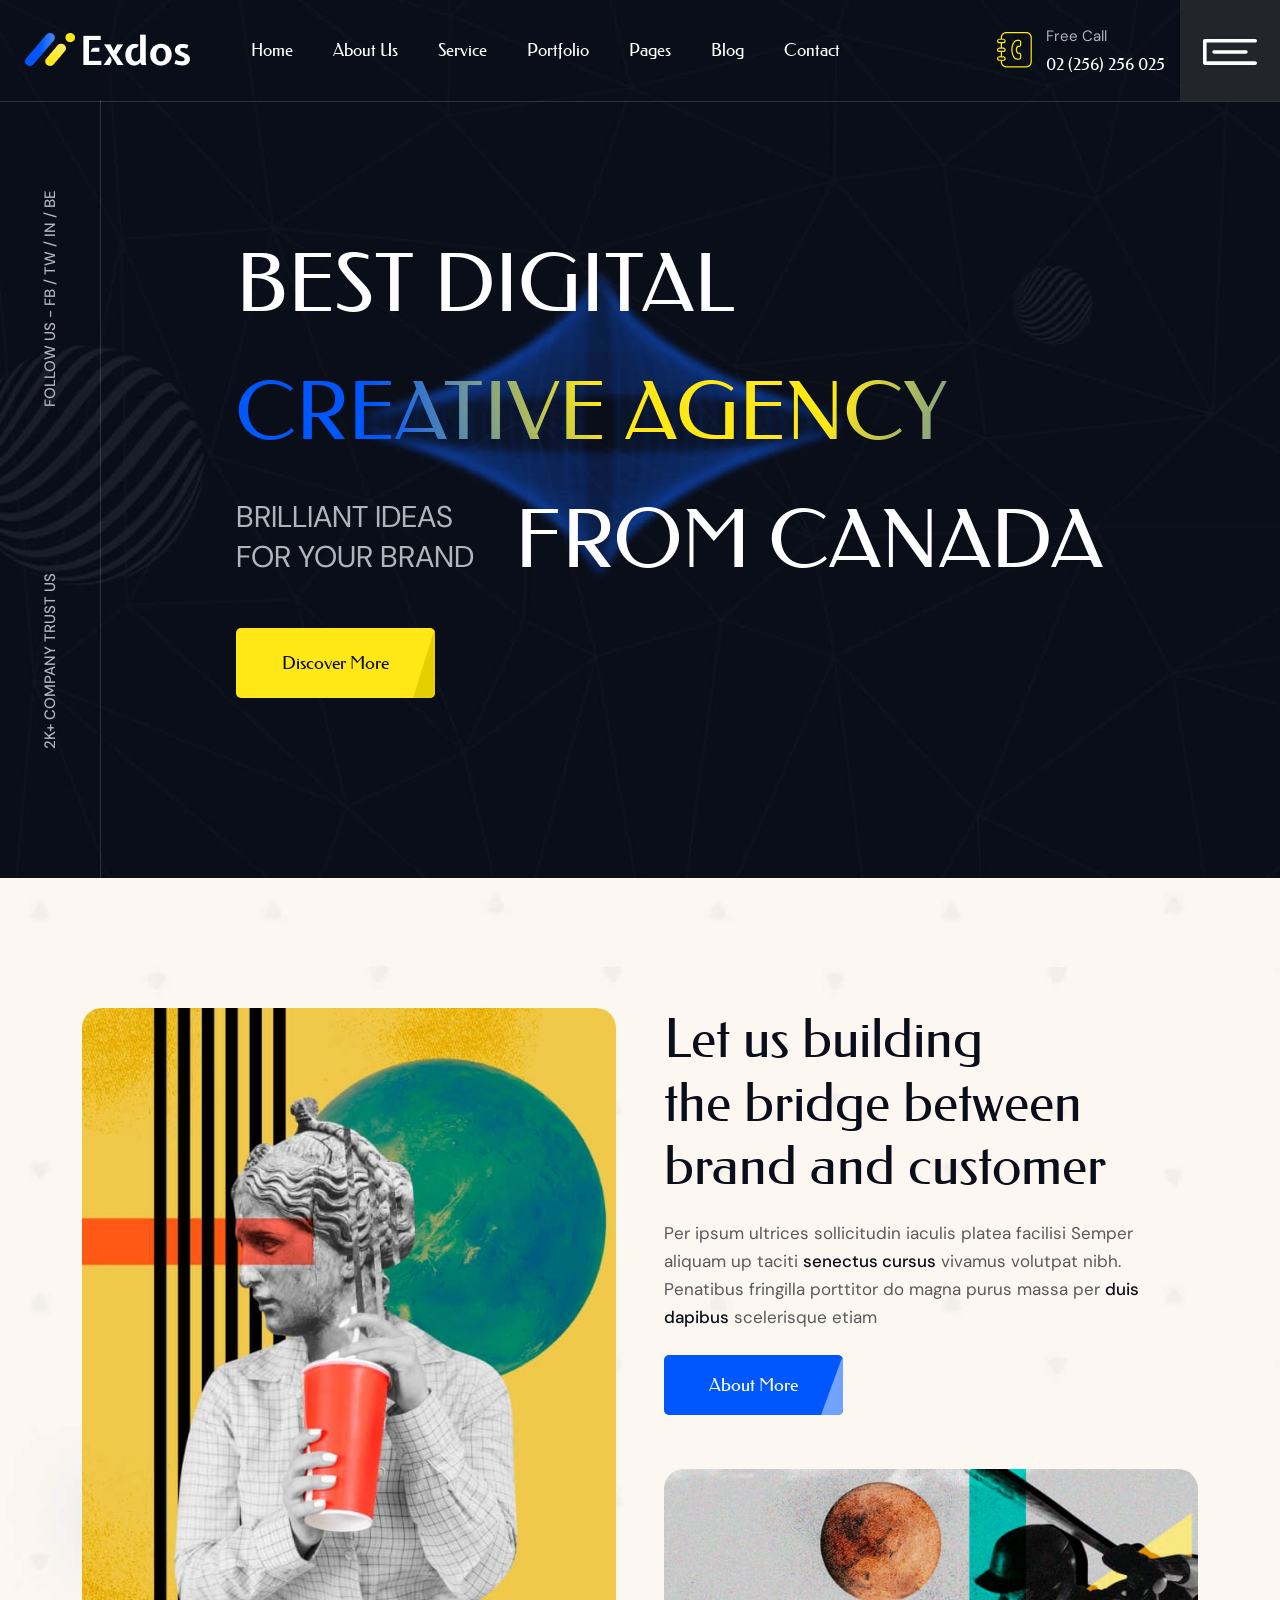
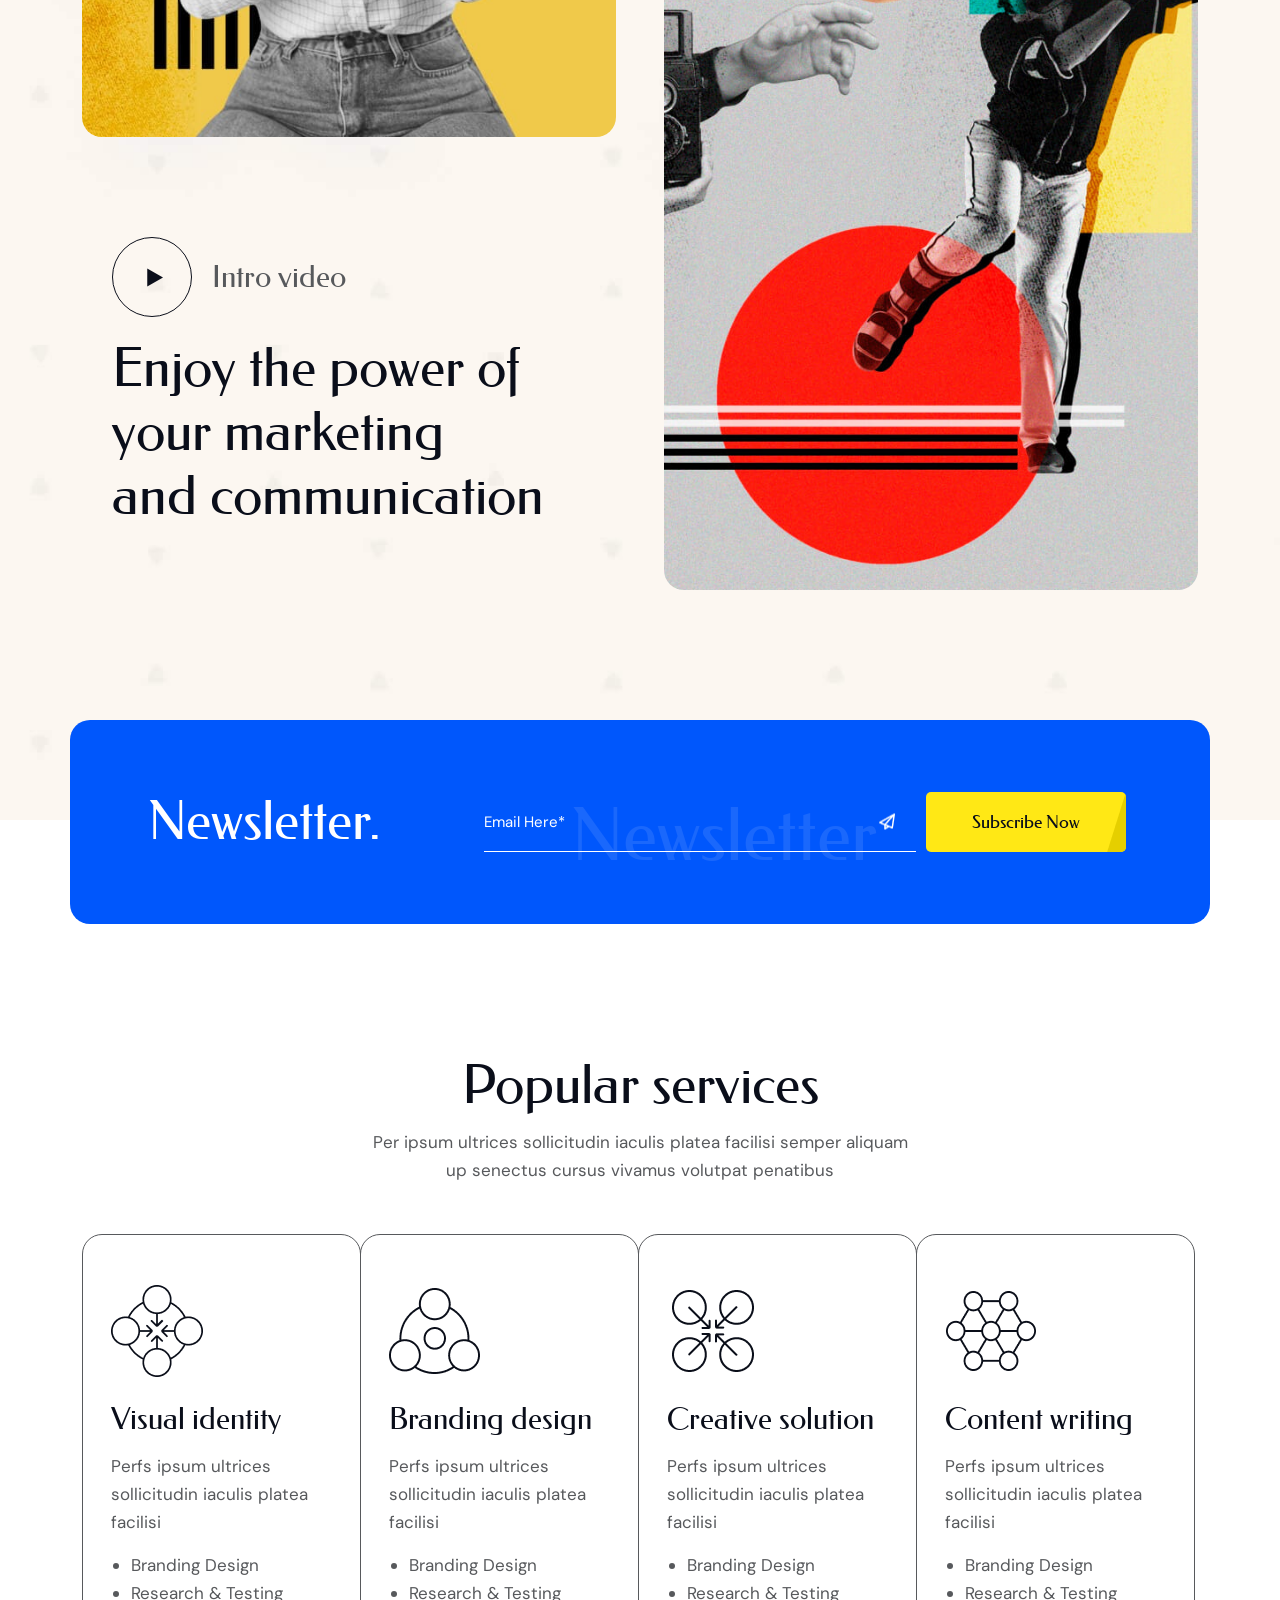
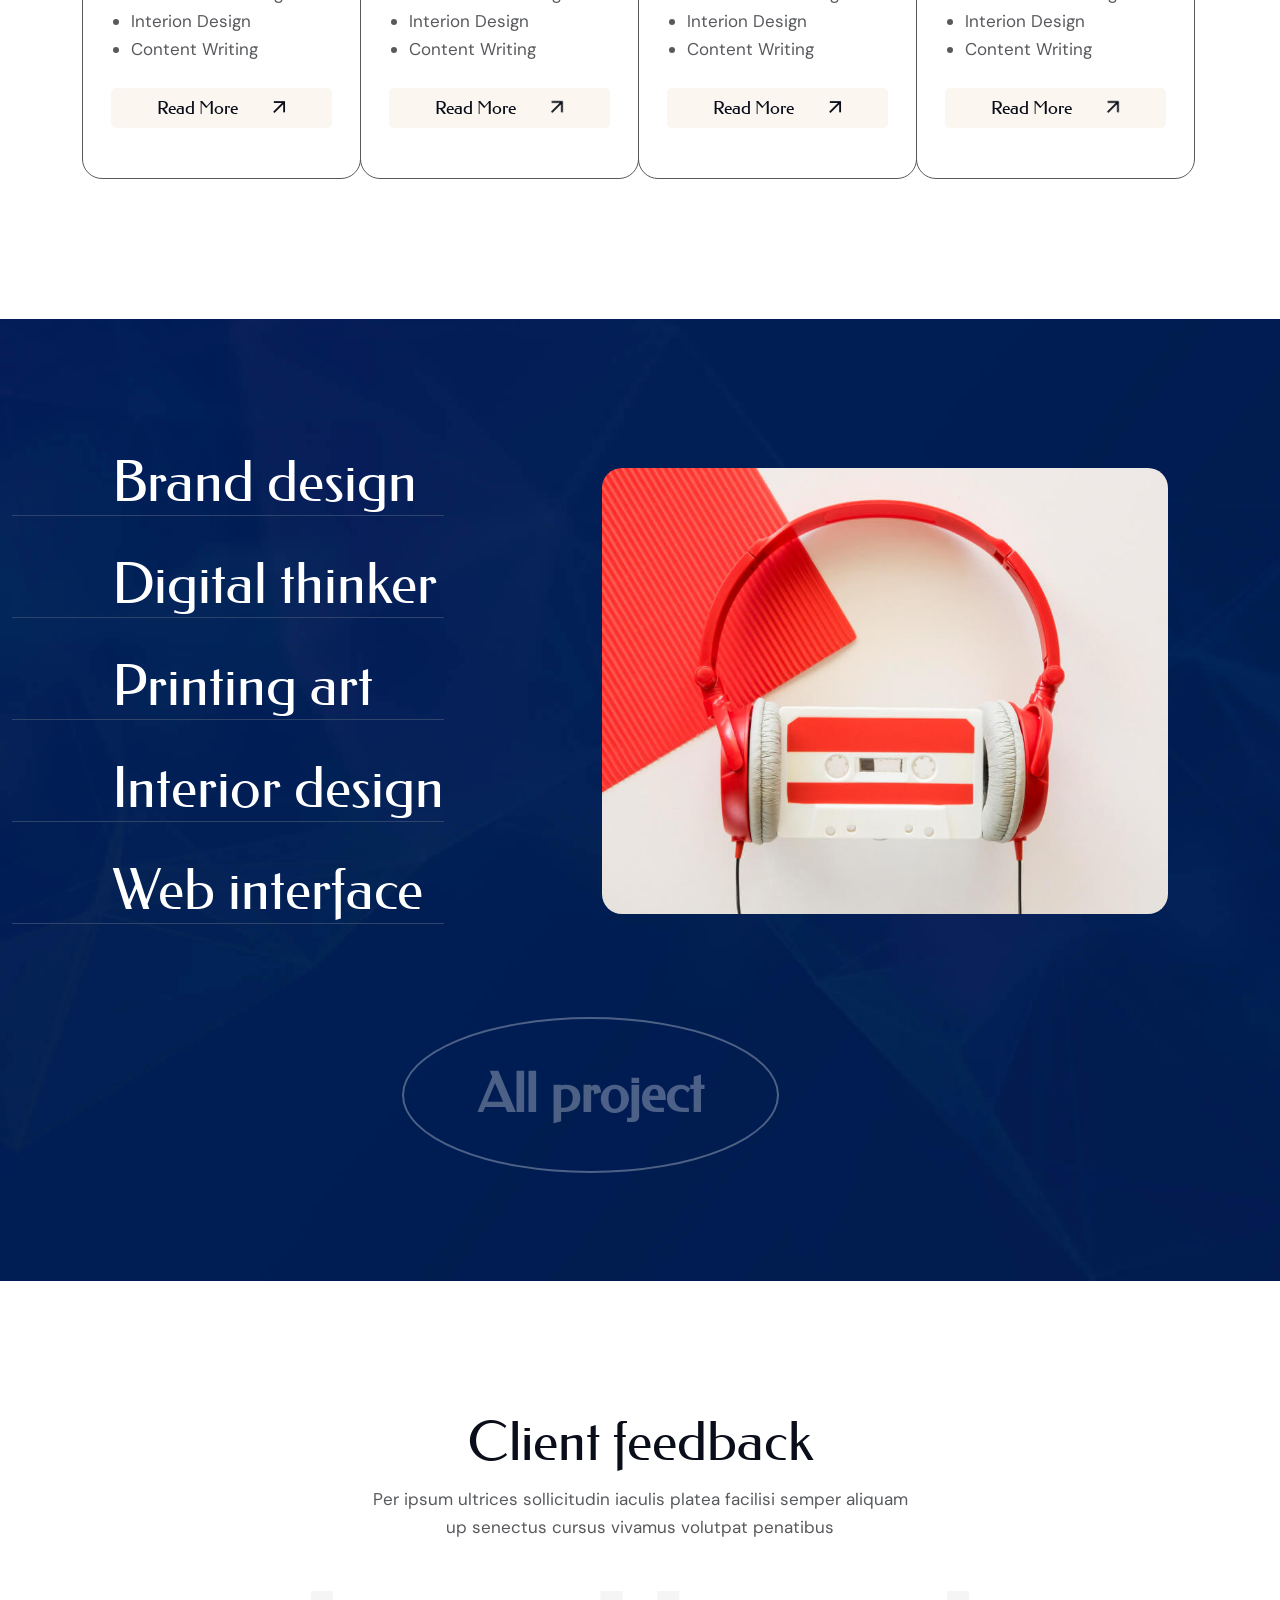
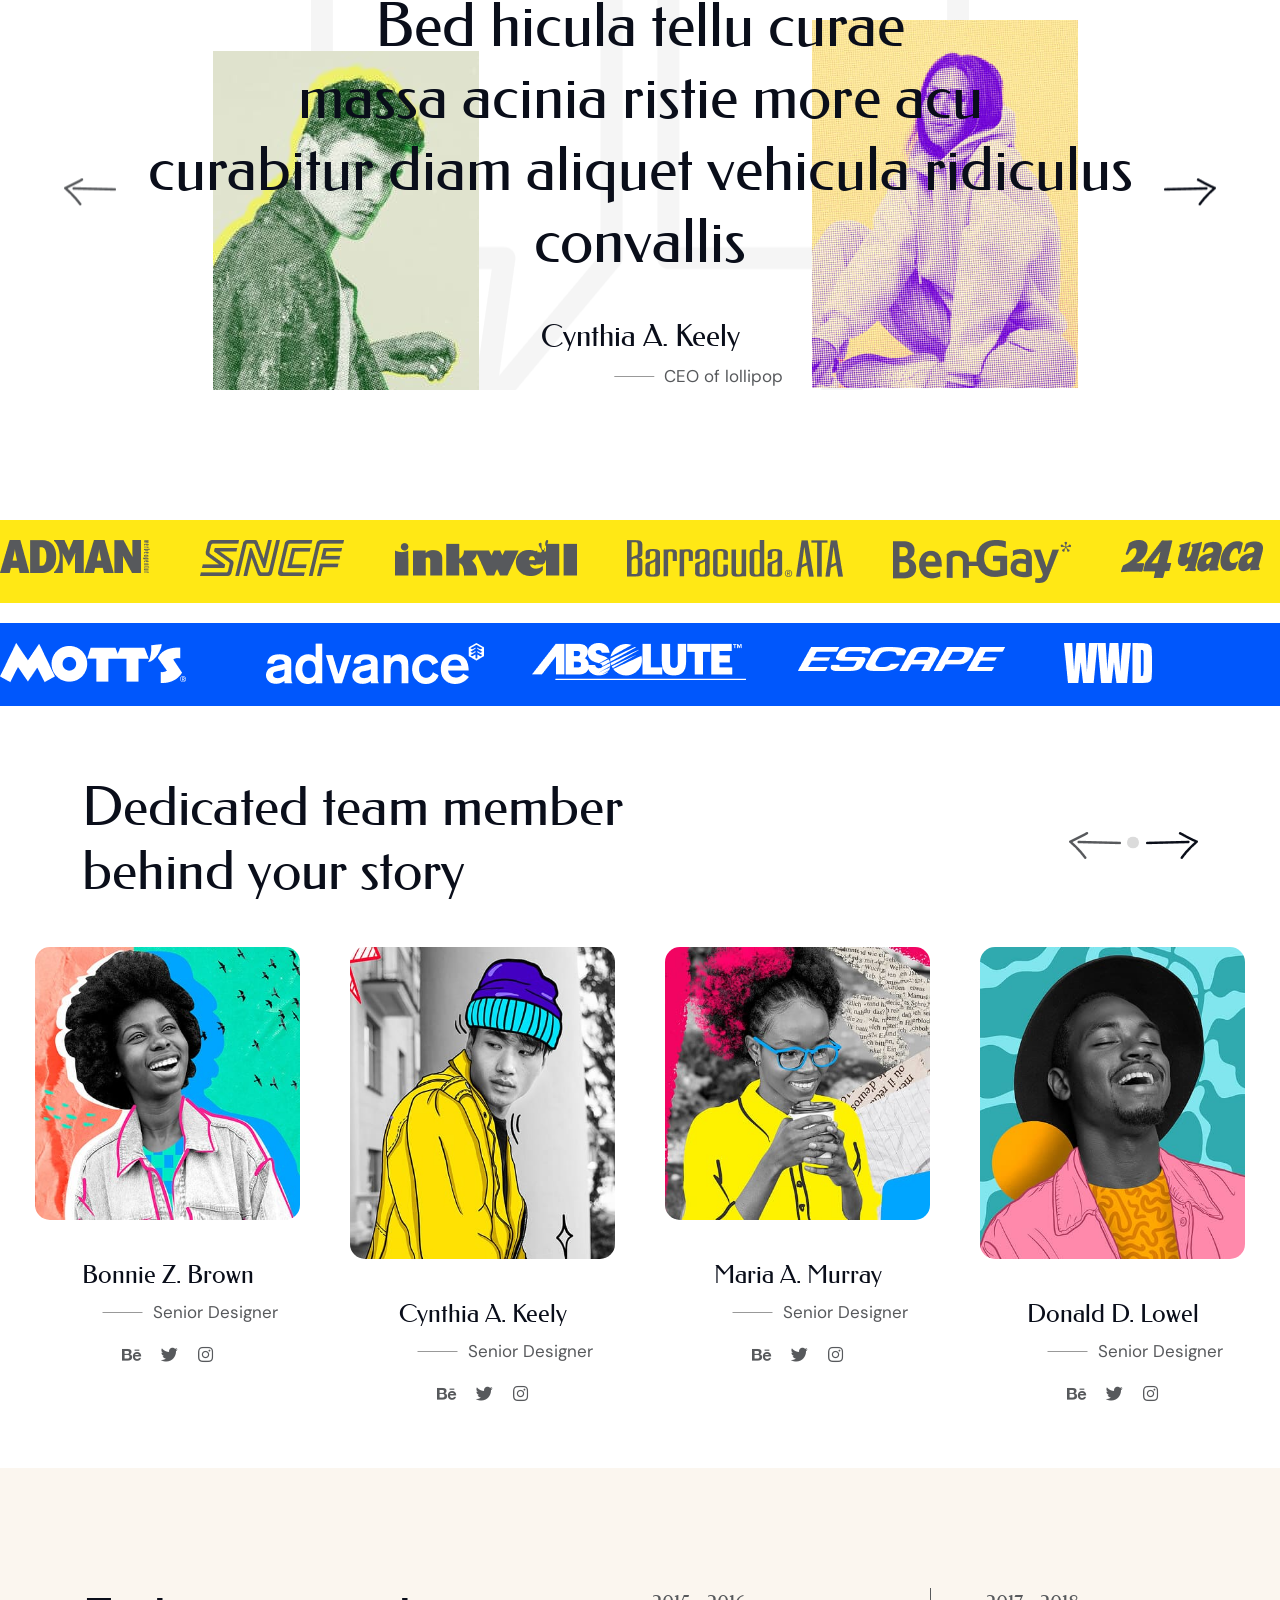
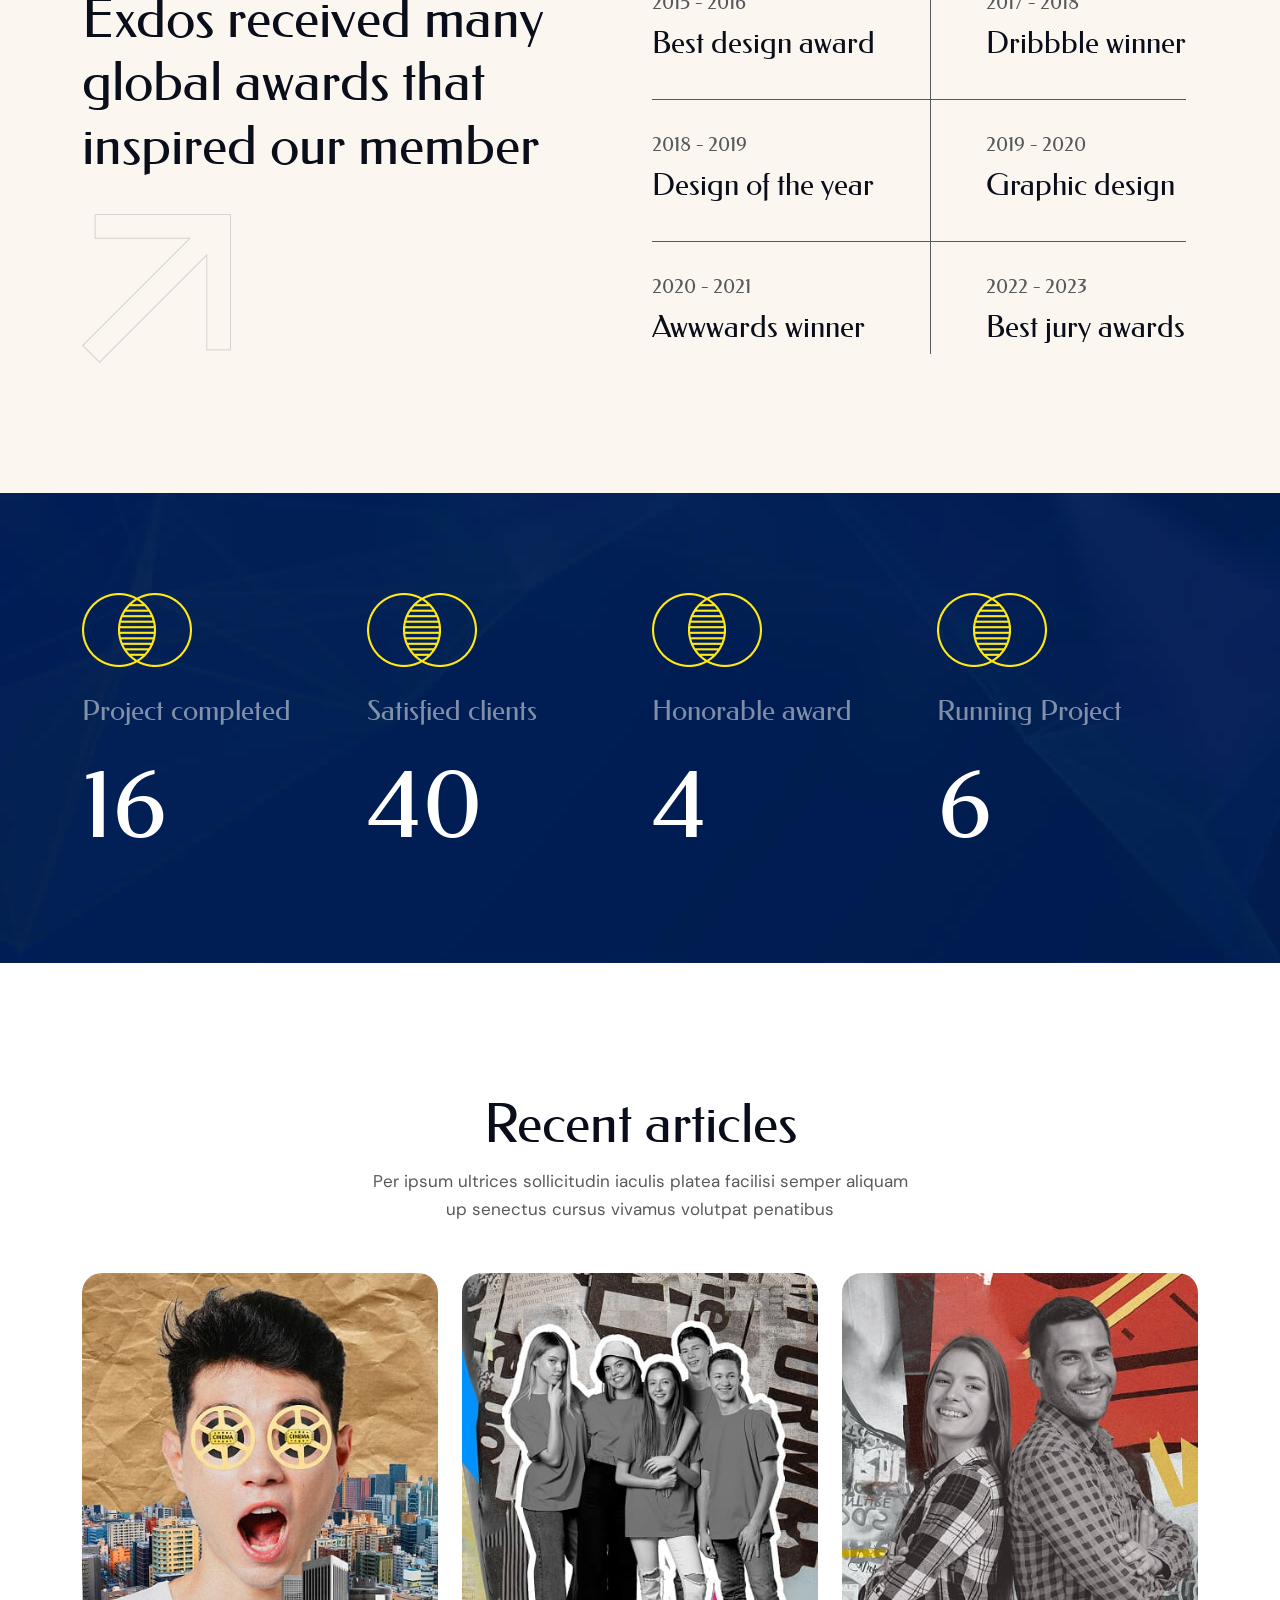
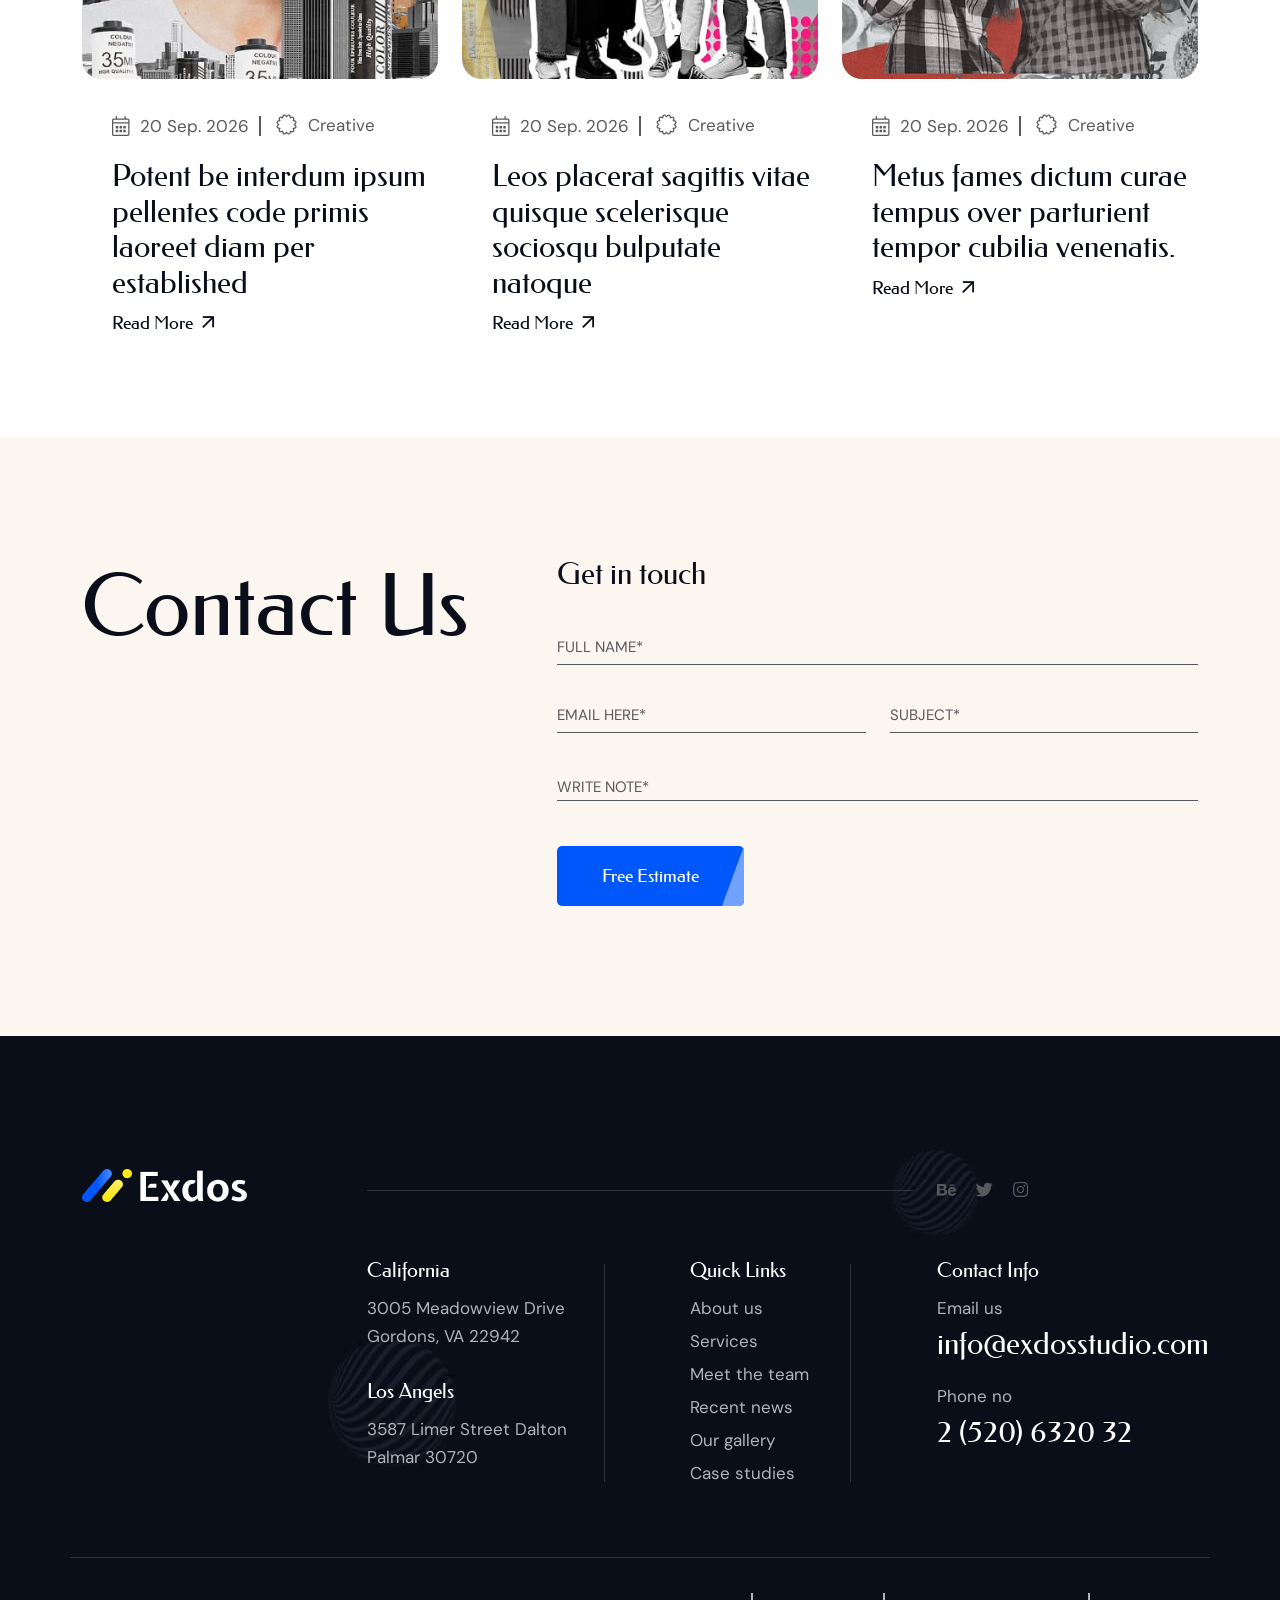
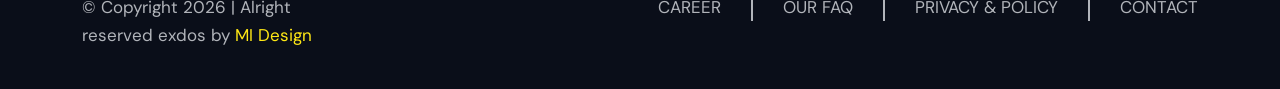
<file: index.html>
<!DOCTYPE html>
<html lang="en">

<head>
    <meta charset="UTF-8">
    <meta name="viewport" content="width=device-width, initial-scale=1.0">
    <meta name="description" content="It is the best digital creative agency in canada">
    <title>Exdos - Home-01</title>
    <link rel="icon" type="image/x-icon" href="assets/img/fav/fav.png">

    <!--* Google Fonts -->
    <!-- Establish early connection to font servers -->
    <link rel="preconnect" href="https://fonts.googleapis.com">
    <link rel="preconnect" href="https://fonts.gstatic.com" crossorigin>

    <!-- Load optimized font asynchronously -->
    <link rel="stylesheet"
        href="https://fonts.googleapis.com/css2?family=DM+Sans:ital,opsz,wght@0,9..40,400;0,9..40,500;0,9..40,700;1,9..40,400&family=Federo&display=swap"
        media="print" onload="this.media='all'">

    <!-- Defer non-critical stylesheets -->
    <link rel="stylesheet" href="assets/css/magnific-popup.css" media="print" onload="this.media='all'" />
    <link rel="stylesheet" href="assets/css/swiper-bundle.min.css" media="print" onload="this.media='all'" />
    <link rel="stylesheet" href="assets/css/fontawesome-pro.css" media="print" onload="this.media='all'" />
    <link rel="stylesheet" href="assets/css/animate.min.css" media="print" onload="this.media='all'" />

    <!-- Fallback for users with JavaScript disabled -->
    <noscript>
        <link rel="stylesheet" href="assets/css/magnific-popup.css" />
        <link rel="stylesheet" href="assets/css/swiper-bundle.min.css" />
        <link rel="stylesheet" href="assets/css/fontawesome-pro.css" />
        <link rel="stylesheet" href="assets/css/animate.min.css" />
    </noscript>

    <link rel="stylesheet" href="assets/css/bootstrap.min.css" />
    <link rel="stylesheet" href="assets/css/style.min.css" />
</head>

<body>

    <!-- Preloader start -->
    <div id="loading">
        <div id="loading-center">
            <div id="loading-center-absolute">
                <div class="object" id="object_one"></div>
                <div class="object" id="object_two" style="left:20px;"></div>
                <div class="object" id="object_three" style="left:40px;"></div>
                <div class="object" id="object_four" style="left:60px;"></div>
                <div class="object" id="object_five" style="left:80px;"></div>
            </div>
        </div>
    </div>
    <!-- Preloader end -->

    <!-- Header area start -->
    <header>
        <div id="mi-header-sticky" class="mi-header-area mi-header-transparent p-absolute start-0 end-0 top-0 z-3">
            <div class="mi-header-wrapper d-flex justify-content-between align-items-center">
                <div class="mi-header-left d-flex align-items-center">
                    <div class="mi-header-logo">
                        <a href="index.html"><img src="assets/img/logos/header-logo.png" alt=""></a>
                    </div>
                    <div class="mi-menu d-none d-xl-block">
                        <nav>
                            <ul class="list-unstyled">
                                <li><a href="#">Home</a>
                                    <ul class="list-unstyled sub-menu">
                                        <li><a href="index.html">Home 01</a></li>
                                        <li><a href="index-2.html">Home 02</a></li>
                                        <li><a href="index-3.html">Home 03</a></li>
                                        <li><a href="index-4.html">Home 04</a></li>
                                        <li><a href="index-5.html">Home 05</a></li>
                                    </ul>
                                </li>
                                <li><a href="#">About Us</a></li>
                                <li><a href="#">Service</a></li>
                                <li><a href="#">Portfolio</a></li>
                                <li><a href="#">Pages</a>
                                    <ul class="list-unstyled sub-menu">
                                        <li><a href="#">Pages 01</a></li>
                                        <li><a href="#">Pages 02</a></li>
                                        <li><a href="#">Pages 03</a></li>
                                        <li><a href="#">Pages 04</a></li>
                                    </ul>
                                </li>
                                <li><a href="#">Blog</a></li>
                                <li><a href="#">Contact</a></li>
                            </ul>
                        </nav>
                    </div>
                </div>
                <div class="mi-header-right d-flex">
                    <div class="mi-header-search d-none d-lg-flex align-items-center">
                        <div class="mi-header-search-input">
                            <input type="text" placeholder="Search here.." />
                            <button type="submit">
                                <svg width="28" height="28" viewBox="0 0 28 28" fill="none"
                                    xmlns="http://www.w3.org/2000/svg">
                                    <path
                                        d="M0 12.7371C0 9.35901 1.34188 6.11928 3.73043 3.73061C6.11898 1.34194 9.35855 0 12.7365 0C16.1144 0 19.354 1.34194 21.7425 3.73061C24.1311 6.11928 25.473 9.35901 25.473 12.7371C25.473 16.1152 24.1311 19.3549 21.7425 21.7436C19.354 24.1323 16.1144 25.4742 12.7365 25.4742C9.35855 25.4742 6.11898 24.1323 3.73043 21.7436C1.34188 19.3549 0 16.1152 0 12.7371ZM12.7365 2.06548C9.90633 2.06548 7.19209 3.1898 5.19087 5.19112C3.18965 7.19244 2.06537 9.90681 2.06537 12.7371C2.06537 15.5674 3.18965 18.2818 5.19087 20.2831C7.19209 22.2844 9.90633 23.4087 12.7365 23.4087C15.5666 23.4087 18.2809 22.2844 20.2821 20.2831C22.2833 18.2818 23.4076 15.5674 23.4076 12.7371C23.4076 9.90681 22.2833 7.19244 20.2821 5.19112C18.2809 3.1898 15.5666 2.06548 12.7365 2.06548Z"
                                        fill="currentColor" />
                                    <path
                                        d="M8.11142 7.42332C8.71827 6.81525 9.43923 6.33303 10.2329 6.00434C11.0266 5.67564 11.8774 5.50695 12.7365 5.50794C14.5416 5.50794 16.1788 6.24049 17.3615 7.42332C17.544 7.61909 17.6433 7.87803 17.6385 8.14558C17.6338 8.41313 17.5254 8.6684 17.3362 8.85762C17.147 9.04683 16.8918 9.15522 16.6242 9.15994C16.3567 9.16466 16.0978 9.06535 15.902 8.88293C15.4868 8.46671 14.9933 8.13673 14.45 7.91199C13.9068 7.68725 13.3244 7.57218 12.7365 7.57341C11.5 7.57341 10.382 8.07326 9.57232 8.8843C9.37656 9.06672 9.11764 9.16604 8.8501 9.16132C8.58256 9.1566 8.3273 9.04821 8.1381 8.859C7.94889 8.66978 7.84051 8.41451 7.83579 8.14696C7.83107 7.87941 7.93038 7.62047 8.11279 7.4247L8.11142 7.42332ZM20.4197 20.4207C20.5156 20.3247 20.6294 20.2486 20.7548 20.1966C20.8801 20.1447 21.0145 20.118 21.1501 20.118C21.2858 20.118 21.4201 20.1447 21.5455 20.1966C21.6708 20.2486 21.7847 20.3247 21.8806 20.4207L27.7228 26.2632C27.9053 26.459 28.0046 26.7179 27.9998 26.9855C27.9951 27.253 27.8867 27.5083 27.6975 27.6975C27.5083 27.8867 27.2531 27.9951 26.9855 27.9998C26.718 28.0046 26.4591 27.9052 26.2633 27.7228L20.421 21.8817C20.2277 21.688 20.119 21.4255 20.119 21.1519C20.119 20.8782 20.2277 20.6157 20.421 20.4221L20.4197 20.4207Z"
                                        fill="currentColor" />
                                </svg>
                            </button>
                        </div>
                        <button class="mi-header-search-button" aria-label="Search">
                            <svg aria-hidden="true" width="28" height="28" viewBox="0 0 28 28" fill="none"
                                xmlns="http://www.w3.org/2000/svg">
                                <path
                                    d="M0 12.7371C0 9.35901 1.34188 6.11928 3.73043 3.73061C6.11898 1.34194 9.35855 0 12.7365 0C16.1144 0 19.354 1.34194 21.7425 3.73061C24.1311 6.11928 25.473 9.35901 25.473 12.7371C25.473 16.1152 24.1311 19.3549 21.7425 21.7436C19.354 24.1323 16.1144 25.4742 12.7365 25.4742C9.35855 25.4742 6.11898 24.1323 3.73043 21.7436C1.34188 19.3549 0 16.1152 0 12.7371ZM12.7365 2.06548C9.90633 2.06548 7.19209 3.1898 5.19087 5.19112C3.18965 7.19244 2.06537 9.90681 2.06537 12.7371C2.06537 15.5674 3.18965 18.2818 5.19087 20.2831C7.19209 22.2844 9.90633 23.4087 12.7365 23.4087C15.5666 23.4087 18.2809 22.2844 20.2821 20.2831C22.2833 18.2818 23.4076 15.5674 23.4076 12.7371C23.4076 9.90681 22.2833 7.19244 20.2821 5.19112C18.2809 3.1898 15.5666 2.06548 12.7365 2.06548Z"
                                    fill="currentColor" />
                                <path
                                    d="M8.11142 7.42332C8.71827 6.81525 9.43923 6.33303 10.2329 6.00434C11.0266 5.67564 11.8774 5.50695 12.7365 5.50794C14.5416 5.50794 16.1788 6.24049 17.3615 7.42332C17.544 7.61909 17.6433 7.87803 17.6385 8.14558C17.6338 8.41313 17.5254 8.6684 17.3362 8.85762C17.147 9.04683 16.8918 9.15522 16.6242 9.15994C16.3567 9.16466 16.0978 9.06535 15.902 8.88293C15.4868 8.46671 14.9933 8.13673 14.45 7.91199C13.9068 7.68725 13.3244 7.57218 12.7365 7.57341C11.5 7.57341 10.382 8.07326 9.57232 8.8843C9.37656 9.06672 9.11764 9.16604 8.8501 9.16132C8.58256 9.1566 8.3273 9.04821 8.1381 8.859C7.94889 8.66978 7.84051 8.41451 7.83579 8.14696C7.83107 7.87941 7.93038 7.62047 8.11279 7.4247L8.11142 7.42332ZM20.4197 20.4207C20.5156 20.3247 20.6294 20.2486 20.7548 20.1966C20.8801 20.1447 21.0145 20.118 21.1501 20.118C21.2858 20.118 21.4201 20.1447 21.5455 20.1966C21.6708 20.2486 21.7847 20.3247 21.8806 20.4207L27.7228 26.2632C27.9053 26.459 28.0046 26.7179 27.9998 26.9855C27.9951 27.253 27.8867 27.5083 27.6975 27.6975C27.5083 27.8867 27.2531 27.9951 26.9855 27.9998C26.718 28.0046 26.4591 27.9052 26.2633 27.7228L20.421 21.8817C20.2277 21.688 20.119 21.4255 20.119 21.1519C20.119 20.8782 20.2277 20.6157 20.421 20.4221L20.4197 20.4207Z"
                                    fill="currentColor" />
                            </svg>
                        </button>
                    </div>
                    <div class="mi-header-contact d-none d-md-flex align-items-center">
                        <div class="mi-header-contact-icon">
                            <svg width="35" height="36" viewBox="0 0 35 36" fill="none"
                                xmlns="http://www.w3.org/2000/svg">
                                <path
                                    d="M29.3973 0H9.16919C6.18714 0 3.76099 2.42615 3.76099 5.4082V6.62657H2.32324C1.04226 6.62657 0 7.66883 0 8.94981C0 10.2309 1.04226 11.2731 2.32324 11.2731H3.76099V15.4248H2.32324C1.04226 15.4248 0 16.4671 0 17.748C0 19.029 1.04226 20.0713 2.32324 20.0713H3.76099V24.223H2.32324C1.04226 24.223 0 25.2652 0 26.5462C0 27.8273 1.04226 28.8695 2.32324 28.8695H3.76099V30.0879C3.76099 33.0699 6.18714 35.4961 9.16919 35.4961H29.3973C32.3794 35.4961 34.8055 33.0699 34.8055 30.0879V5.4082C34.8055 2.42615 32.3794 0 29.3973 0ZM1.21875 8.94981C1.21875 8.34082 1.71425 7.84532 2.32324 7.84532H6.41748C7.02647 7.84532 7.52197 8.34082 7.52197 8.94989C7.52197 9.55889 7.02647 10.0544 6.41748 10.0544H2.32324C1.71425 10.0544 1.21875 9.55888 1.21875 8.94981ZM1.21875 17.748C1.21875 17.1391 1.71425 16.6436 2.32324 16.6436H6.41748C7.02647 16.6436 7.52197 17.1391 7.52197 17.748C7.52197 18.357 7.02647 18.8525 6.41748 18.8525H2.32324C1.71425 18.8525 1.21875 18.357 1.21875 17.748ZM1.21875 26.5462C1.21875 25.9372 1.71425 25.4417 2.32324 25.4417H6.41748C7.02647 25.4417 7.52197 25.9372 7.52197 26.5463C7.52197 27.1553 7.02647 27.6508 6.41748 27.6508H2.32324C1.71425 27.6508 1.21875 27.1553 1.21875 26.5462ZM33.5868 30.0879C33.5868 32.398 31.7074 34.2773 29.3973 34.2773H9.16919C6.85912 34.2773 4.97974 32.398 4.97974 30.0879V28.8695H6.41748C7.69846 28.8695 8.74072 27.8273 8.74072 26.5463C8.74072 25.2652 7.69846 24.223 6.41748 24.223H4.97974V20.0713H6.41748C7.69846 20.0713 8.74072 19.029 8.74072 17.748C8.74072 16.4671 7.69846 15.4248 6.41748 15.4248H4.97974V11.2731H6.41748C7.69846 11.2731 8.74072 10.2309 8.74072 8.94989C8.74072 7.66883 7.69846 6.62657 6.41748 6.62657H4.97974V5.4082C4.97974 3.09814 6.85912 1.21875 9.16919 1.21875H29.3973C31.7074 1.21875 33.5868 3.09814 33.5868 5.4082V30.0879ZM21.9912 7.76481H20.1561C16.3347 7.76481 14.2994 13.5626 14.2994 17.748C14.2994 21.9335 16.3347 27.7314 20.1561 27.7314H21.9912C23.2461 27.7314 24.2671 26.7104 24.2671 25.4555V22.8673C24.2671 21.6123 23.2461 20.5914 21.9912 20.5914H21.0458C20.353 19.8046 19.9742 18.8042 19.9742 17.748C19.9742 16.6918 20.353 15.6915 21.0458 14.9047H21.9912C23.2461 14.9047 24.2671 13.8838 24.2671 12.6289V10.0407C24.2671 8.78574 23.2461 7.76481 21.9912 7.76481ZM23.0483 12.6289C23.0483 13.2117 22.5741 13.686 21.9912 13.686H20.7811C20.7003 13.6859 20.6204 13.702 20.5459 13.7331C20.4714 13.7643 20.4039 13.81 20.3472 13.8675C19.3208 14.9084 18.7555 16.2865 18.7555 17.748C18.7555 19.2096 19.3208 20.5877 20.3472 21.6286C20.4039 21.6861 20.4714 21.7318 20.5459 21.7629C20.6204 21.7941 20.7003 21.8101 20.7811 21.8101H21.9912C22.5741 21.8101 23.0483 22.2844 23.0483 22.8673V25.4555C23.0483 26.0384 22.5741 26.5126 21.9912 26.5126H20.1561C17.2826 26.5126 15.5181 21.4078 15.5181 17.748C15.5181 14.0883 17.2826 8.98356 20.1561 8.98356H21.9912C22.5741 8.98356 23.0483 9.4578 23.0483 10.0406V12.6289Z"
                                    fill="#FFE815" />
                            </svg>
                        </div>
                        <div class="mi-header-contact-number">
                            <span>Free Call</span>
                            <a href="tel:+02(256)256025">02 (256) 256 025</a>
                        </div>
                    </div>
                    <div class="mi-header-offcanvas d-flex align-items-center">
                        <button aria-label="Open offcanvas">
                            <svg aria-hidden="true" width="54" height="26" viewBox="0 0 54 26" fill="none"
                                xmlns="http://www.w3.org/2000/svg">
                                <path
                                    d="M1.8 25.8846H52.1688C52.6462 25.8846 53.104 25.695 53.4416 25.3574C53.7792 25.0198 53.9688 24.562 53.9688 24.0846C53.9688 23.6072 53.7792 23.1494 53.4416 22.8118C53.104 22.4742 52.6462 22.2846 52.1688 22.2846H3.6V3.6H52.1688C52.6462 3.6 53.104 3.41036 53.4416 3.07279C53.7792 2.73523 53.9688 2.27739 53.9688 1.8C53.9688 1.32261 53.7792 0.864773 53.4416 0.527208C53.104 0.189642 52.6462 0 52.1688 0H1.8C1.32261 0 0.864772 0.189642 0.527206 0.527208C0.189641 0.864773 0 1.32261 0 1.8V24.0846C0 24.562 0.189641 25.0198 0.527206 25.3574C0.864772 25.695 1.32261 25.8846 1.8 25.8846Z"
                                    fill="currentColor" />
                                <path
                                    d="M11.1594 14.7426H42.8094C43.0458 14.7426 43.2798 14.696 43.4982 14.6056C43.7166 14.5151 43.915 14.3825 44.0822 14.2154C44.2493 14.0482 44.3819 13.8498 44.4724 13.6314C44.5628 13.413 44.6094 13.179 44.6094 12.9426C44.6094 12.7062 44.5628 12.4722 44.4724 12.2538C44.3819 12.0354 44.2493 11.837 44.0822 11.6698C43.915 11.5027 43.7166 11.3701 43.4982 11.2796C43.2798 11.1892 43.0458 11.1426 42.8094 11.1426H11.16C10.9236 11.1426 10.6895 11.1892 10.4712 11.2796C10.2528 11.3701 10.0543 11.5027 9.8872 11.6698C9.72005 11.837 9.58747 12.0354 9.49701 12.2538C9.40655 12.4722 9.35999 12.7062 9.35999 12.9426C9.35999 13.179 9.40655 13.413 9.49701 13.6314C9.58747 13.8498 9.72005 14.0482 9.8872 14.2154C10.0543 14.3825 10.2528 14.5151 10.4712 14.6056C10.6895 14.696 10.923 14.7426 11.1594 14.7426Z"
                                    fill="currentColor" />
                            </svg>
                        </button>
                    </div>
                </div>
            </div>
        </div>
    </header>
    <!-- Header area end -->

    <!-- Offcanvas area start -->
    <div class="mi-offcanvas">
        <div class="mi-offcanvas-header mb-50">
            <div class="mi-offcanvas-logo">
                <a href="index.html" aria-label="header logo">
                    <img src="assets/img/logos/header-logo.png" alt="logo">
                </a>
            </div>
            <div class="mi-offcanvas-close">
                <button class="mi-offcanvas-close-button" aria-label="Close offcanvas">
                    <i class="fal fa-times"></i>
                </button>
            </div>
        </div>
        <div class="mi-offcanvas-content">
            <div class="d-none d-xl-block">
                <h2 class="fnw-400 text-white">Hello There !</h2>
                <p>
                    The morning sun slowly rose above the hills, casting a warm golden light across the quiet village.
                </p>
                <div class="mi-offcanvas-gallery d-flex mt-50">
                    <img src="assets/img/gallery/gallery-01.jpg" alt="">
                    <img src="assets/img/gallery/gallery-02.jpg" alt="">
                    <img src="assets/img/gallery/gallery-03.jpg" alt="">
                </div>
                <div class="mi-team-social mt-50">
                    <h3 class="fnw-400 text-white mb-20">Fllow Us on :</h3>
                    <ul class="list-unstyled d-flex">
                        <li class="mr-20"><a href="#" aria-label="Behance"><i class="fab fa-behance"></i></a></li>
                        <li class="mr-20"><a href="#" aria-label="Twitter"><i class="fab fa-twitter"></i></a></li>
                        <li><a href="#" aria-label="Instagram"><i class="fab fa-instagram"></i></a></li>
                    </ul>
                </div>
            </div>
            <!-- Menu for small devices -->
            <div class="mi-offcanvas-menu d-xl-none"></div>
        </div>
    </div>
    <div class="mi-offcanvas-overlay"></div>
    <!-- Offcanvas area end -->

    <main>

        <!-- Hero area start -->
        <section class="mi-hero-area overflow-hidden">
            <div class="mi-hero-bg" data-bg-img="assets/img/bg/hero-01-bg.jpg">
                <div class="mi-hero-left d-none d-md-flex">
                    <div class="mi-hero-left-trust text-uppercase fnw-500">2k+ company trust us</div>
                    <div class="mi-hero-left-follow text-uppercase fnw-500">
                        Follow Us -
                        <a href="#"> Fb </a>/
                        <a href="#"> Tw </a>/
                        <a href="#"> in </a>/
                        <a href="#"> Be</a>
                    </div>
                </div>
                <div class="mi-left-border d-none d-md-block"></div>
                <div class="container">
                    <div class="mi-hero-content">
                        <h1 class="fns-110 wow animate__animated animate__fadeInUp" data-wow-duration="2s"
                            data-wow-delay="0.3s">best digital</h1>
                        <h1 class="gradient-heading fns-110 wow animate__animated animate__fadeInUp"
                            data-wow-duration="2s" data-wow-delay="0.5s">
                            creative agency</h1>
                        <span
                            class="mi-hero-content-span d-none d-md-inline-block wow animate__animated animate__fadeInUp"
                            data-wow-duration="2s" data-wow-delay="0.7s">brilliant ideas <br> for your brand</span>
                        <h1 class="fns-110 d-inline-block wow animate__animated animate__fadeInUp"
                            data-wow-duration="2s" data-wow-delay="0.7s">from
                            canada</h1>
                        <div class="mi-hero-btn mt-40 wow animate__animated animate__fadeInUp" data-wow-duration="2s"
                            data-wow-delay="1s">
                            <a class="mi-btn" href="#">Discover More</a>
                        </div>
                    </div>
                </div>
            </div>
        </section>
        <!-- Hero area end -->

        <!-- About area start -->
        <section class="mi-about-area overflow-hidden">
            <div class="mi-about-bg" data-bg-img="assets/img/bg/about-01-bg.jpg">
                <div class="container">
                    <div class="row gx-5">
                        <div class="col-lg-6 col-xl-6">
                            <div class="mi-about">
                                <div class="mi-about-img wow animate__animated animate__fadeInRight"
                                    data-wow-duration="2s" data-wow-offset="300">
                                    <img src="assets/img/about/about-01.jpg" alt="">
                                </div>
                                <div class="mi-about-content mt-100 pl-110">
                                    <div class="mi-about-video d-flex align-items-center">
                                        <a class="popup-video" href="https://www.youtube.com/watch?v=CiFoHm7HD94"
                                            aria-label="Play video">
                                            <svg width="80" height="80" viewBox="0 0 80 80" fill="none"
                                                xmlns="http://www.w3.org/2000/svg">
                                                <circle cx="40" cy="40" r="39.5" stroke="currentColor" />
                                                <path d="M51 40.5L35.25 49.5933L35.25 31.4067L51 40.5Z"
                                                    fill="currentColor" />
                                            </svg>
                                        </a>
                                        <span>Intro video</span>
                                    </div>
                                    <div class="mi-section-info">
                                        <h2 class="mi-section-title fnw-400 fns-60 mt-20">
                                            Enjoy the power of
                                            your marketing <br>
                                            and communication
                                        </h2>
                                    </div>
                                </div>
                            </div>
                        </div>
                        <div class="col-lg-6 col-xl-6">
                            <div class="mi-about">
                                <div class="mi-section-info">
                                    <h2 class="mi-section-title fnw-400 fns-60 mb-20">
                                        Let us building <br> the
                                        bridge between <br>
                                        brand and customer
                                    </h2>
                                    <p class="mb-40">
                                        Per ipsum ultrices sollicitudin iaculis platea facilisi Semper aliquam up taciti
                                        <span class="fnw-500" data-color="#0a0e1a">senectus cursus</span> vivamus
                                        volutpat
                                        nibh.
                                        Penatibus fringilla <br>porttitor do magna purus massa per
                                        <span class="fnw-500" data-color="#0a0e1a">duis dapibus</span> scelerisque etiam
                                    </p>
                                    <div class="mi-about-btn">
                                        <a class="mi-btn mi-btn-blue" href="#">About More</a>
                                    </div>
                                </div>
                                <div class="mi-about-img mt-70 wow animate__animated animate__fadeInLeft"
                                    data-wow-duration="2s" data-wow-offset="300">
                                    <img src="assets/img/about/about-02.jpg" alt="">
                                </div>
                            </div>
                        </div>
                    </div>
                </div>
            </div>
        </section>
        <!-- About area end -->

        <!-- Newsletter area start -->
        <section class="mi-newsletter-area">
            <div class="container bg-theme-2 br-20">
                <div class="mi-newsletter">
                    <div class="row align-items-center">
                        <div class="col-xl-4">
                            <h2 class="mi-newsletter-title fnw-400 fns-60 text-white mb-0">Newsletter.</h2>
                        </div>
                        <div class="col-xl-8 text-md-end d-md-flex">
                            <div class="mi-newsletter-input">
                                <h3 class="mi-newsletter-back-title">Newsletter</h3>
                                <label for="email">Email Here*</label>
                                <input id="email" type="email">
                                <img src="assets/img/icons/send-icon.png" alt="">
                            </div>
                            <button type="submit" class="mi-newsletter-btn mi-btn mi-btn-sm ml-10" href="#">Subscribe
                                Now</button>
                        </div>
                    </div>
                </div>
            </div>
        </section>
        <!-- Newsletter area end -->

        <!-- Services area start -->
        <section class="mi-services-area pt-130 pb-110">
            <div class="container">
                <div class="row justify-content-center">
                    <div class="col-xl-6">
                        <div class="mi-section-info text-center mb-50">
                            <h2 class="mi-services-title fnw-400 fns-60 mb-10">Popular services</h2>
                            <p>
                                Per ipsum ultrices sollicitudin iaculis platea facilisi semper aliquam up <br> senectus
                                cursus
                                vivamus
                                volutpat penatibus
                            </p>
                        </div>
                    </div>
                </div>
                <div class="row gx-0 wow miFadeInUp" data-wow-duration="1s">
                    <div class="col-md-6 col-lg-6 col-xl-3">
                        <div class="mi-services mb-30">
                            <div class="mi-services-icon mb-25">
                                <img src="assets/img/icons/services-icon-01.png" alt="">
                            </div>
                            <div class="mi-section-info">
                                <h2 class="mi-section-title fnw-400 fns-30 mb-15">Visual identity</h2>
                                <p class="mb-15">Perfs ipsum ultrices sollicitudin iaculis platea facilisi</p>
                            </div>
                            <ul class="ml-20 mb-25">
                                <li>Branding Design</li>
                                <li>Research & Testing</li>
                                <li>Interion Design</li>
                                <li>Content Writing</li>
                            </ul>
                            <div class="mi-services-btn">
                                <a class="mi-btn mi-btn-xs w-100 d-flex justify-content-between text-center" href="#"
                                    data-bg-color="#fbf6ef">
                                    Read More <i class="far fa-arrow-up"></i>
                                </a>
                            </div>
                        </div>
                    </div>
                    <div class="col-md-6 col-lg-6 col-xl-3">
                        <div class="mi-services mb-30">
                            <div class="mi-services-icon mb-25">
                                <img src="assets/img/icons/services-icon-02.png" alt="">
                            </div>
                            <div class="mi-section-info">
                                <h2 class="mi-section-title fnw-400 fns-30 mb-15">Branding design</h2>
                                <p class="mb-15">Perfs ipsum ultrices sollicitudin iaculis platea facilisi</p>
                            </div>
                            <ul class="ml-20 mb-25">
                                <li>Branding Design</li>
                                <li>Research & Testing</li>
                                <li>Interion Design</li>
                                <li>Content Writing</li>
                            </ul>
                            <div class="mi-services-btn">
                                <a class="mi-btn mi-btn-xs w-100 d-flex justify-content-between text-center" href="#"
                                    data-bg-color="#fbf6ef">
                                    Read More <i class="far fa-arrow-up"></i>
                                </a>
                            </div>
                        </div>
                    </div>
                    <div class="col-md-6 col-lg-6 col-xl-3">
                        <div class="mi-services mb-30">
                            <div class="mi-services-icon mb-25">
                                <img src="assets/img/icons/services-icon-03.png" alt="">
                            </div>
                            <div class="mi-section-info">
                                <h2 class="mi-section-title fnw-400 fns-30 mb-15">Creative solution</h2>
                                <p class="mb-15">Perfs ipsum ultrices sollicitudin iaculis platea facilisi</p>
                            </div>
                            <ul class="ml-20 mb-25">
                                <li>Branding Design</li>
                                <li>Research & Testing</li>
                                <li>Interion Design</li>
                                <li>Content Writing</li>
                            </ul>
                            <div class="mi-services-btn">
                                <a class="mi-btn mi-btn-xs w-100 d-flex justify-content-between text-center" href="#"
                                    data-bg-color="#fbf6ef">
                                    Read More <i class="far fa-arrow-up"></i>
                                </a>
                            </div>
                        </div>
                    </div>
                    <div class="col-md-6 col-lg-6 col-xl-3">
                        <div class="mi-services mb-30">
                            <div class="mi-services-icon mb-25">
                                <img src="assets/img/icons/services-icon-04.png" alt="">
                            </div>
                            <div class="mi-section-info">
                                <h2 class="mi-section-title fnw-400 fns-30 mb-15">Content writing</h2>
                                <p class="mb-15">Perfs ipsum ultrices sollicitudin iaculis platea facilisi</p>
                            </div>
                            <ul class="ml-20 mb-25">
                                <li>Branding Design</li>
                                <li>Research & Testing</li>
                                <li>Interion Design</li>
                                <li>Content Writing</li>
                            </ul>
                            <div class="mi-services-btn">
                                <a class="mi-btn mi-btn-xs w-100 d-flex justify-content-between text-center" href="#"
                                    data-bg-color="#fbf6ef">
                                    Read More <i class="far fa-arrow-up"></i>
                                </a>
                            </div>
                        </div>
                    </div>
                </div>
            </div>
        </section>
        <!-- Services area end -->

        <!-- Portfolio area start -->
        <section class="mi-portfolio-area">
            <div class="mi-portfolio-bg pt-130 pb-100 pr-100" data-bg-img="assets/img/bg/portfolio-bg.jpg">
                <div class="container-fluid">
                    <div class="row align-items-center">
                        <div class="col-xl-5">
                            <div class="mi-portfolio-skill mb-30">
                                <h1 class="fnw-400 text-white">
                                    <a class="mb-35" href="#">Brand design</a>
                                    <a class="mb-35" href="#">Digital thinker</a>
                                    <a class="mb-35" href="#">Printing art</a>
                                    <a class="mb-35" href="#">Interior design</a>
                                    <a href="#">Web interface</a>
                                </h1>
                            </div>
                        </div>
                        <div class="col-xl-6 offset-xl-1">
                            <div class="mi-portfolio-img text-end mb-30">
                                <img src="assets/img/portfolio/portfolio-01.jpg" alt="">
                            </div>
                        </div>
                    </div>
                    <div class="row mt-55">
                        <div class="col-12 text-center">
                            <h2 class="mi-portfolio-projects fns-60 d-inline-block">
                                <a href="#">All project</a>
                            </h2>
                        </div>
                    </div>
                </div>
            </div>
        </section>
        <!-- Portfolio area end -->

        <!-- Testimonial area start -->
        <section class="mi-testimonial-area pt-130 pb-130">
            <div class="container">
                <div class="row justify-content-center">
                    <div class="col-xl-6">
                        <div class="mi-section-info text-center mb-50">
                            <h2 class="mi-services-title fnw-400 fns-60 mb-10">Client feedback</h2>
                            <p>
                                Per ipsum ultrices sollicitudin iaculis platea facilisi semper aliquam up <br> senectus
                                cursus vivamus volutpat penatibus
                            </p>
                        </div>
                    </div>
                </div>
            </div>
            <div class="container-fluid position-relative">
                <div class="row justify-content-center">
                    <div class="col-xl-10">
                        <div class="swiper testimonial-slider-active">
                            <div class="swiper-wrapper">
                                <div class="swiper-slide">
                                    <div class="mi-testimonial-wrapper" data-bg-img="assets/img/shapes/quote.png">
                                        <div class="mi-testimonial">
                                            <img class="photo-1 d-none d-lg-block"
                                                src="assets/img/testimonial/testimonial-01.jpg" alt="">
                                            <img class="photo-2 d-none d-lg-block"
                                                src="assets/img/testimonial/testimonial-02.jpg" alt="">
                                            <h2 class="mi-testimonial-text text-center fnw-400">
                                                Bed hicula tellu curae <br>
                                                massa acinia ristie more acu <br>
                                                curabitur diam aliquet vehicula
                                                ridiculus convallis
                                            </h2>
                                        </div>
                                        <div class="mi-testimonial-author text-center mt-40">
                                            <h3 class="mi-testimonial-author-name fnw-400 fns-30">Cynthia A. Keely</h3>
                                            <p class="mi-testimonial-author-designation">CEO of lollipop</p>
                                        </div>
                                    </div>
                                </div>
                                <div class="swiper-slide">
                                    <div class="mi-testimonial-wrapper" data-bg-img="assets/img/shapes/quote.png">
                                        <div class="mi-testimonial">
                                            <img class="photo-1 d-none d-lg-block"
                                                src="assets/img/testimonial/testimonial-01.jpg" alt="">
                                            <img class="photo-2 d-none d-lg-block"
                                                src="assets/img/testimonial/testimonial-02.jpg" alt="">
                                            <h2 class="mi-testimonial-text text-center fnw-400">
                                                Bed hicula tellu curae <br>
                                                massa acinia ristie more acu <br>
                                                curabitur diam aliquet vehicula
                                                ridiculus convallis
                                            </h2>
                                        </div>
                                        <div class="mi-testimonial-author text-center mt-40">
                                            <h3 class="mi-testimonial-author-name fnw-400 fns-30">Cynthia A. Keely</h3>
                                            <p class="mi-testimonial-author-designation">CEO of lollipop</p>
                                        </div>
                                    </div>
                                </div>
                                <div class="swiper-slide">
                                    <div class="mi-testimonial-wrapper" data-bg-img="assets/img/shapes/quote.png">
                                        <div class="mi-testimonial">
                                            <img class="photo-1 d-none d-lg-block"
                                                src="assets/img/testimonial/testimonial-01.jpg" alt="">
                                            <img class="photo-2 d-none d-lg-block"
                                                src="assets/img/testimonial/testimonial-02.jpg" alt="">
                                            <h2 class="mi-testimonial-text text-center fnw-400">
                                                Bed hicula tellu curae <br>
                                                massa acinia ristie more acu <br>
                                                curabitur diam aliquet vehicula
                                                ridiculus convallis
                                            </h2>
                                        </div>
                                        <div class="mi-testimonial-author text-center mt-40">
                                            <h3 class="mi-testimonial-author-name fnw-400 fns-30">Cynthia A. Keely</h3>
                                            <p class="mi-testimonial-author-designation">CEO of lollipop</p>
                                        </div>
                                    </div>
                                </div>
                                <div class="swiper-slide">
                                    <div class="mi-testimonial-wrapper" data-bg-img="assets/img/shapes/quote.png">
                                        <div class="mi-testimonial">
                                            <img class="photo-1 d-none d-lg-block"
                                                src="assets/img/testimonial/testimonial-01.jpg" alt="">
                                            <img class="photo-2 d-none d-lg-block"
                                                src="assets/img/testimonial/testimonial-02.jpg" alt="">
                                            <h2 class="mi-testimonial-text text-center fnw-400">
                                                Bed hicula tellu curae <br>
                                                massa acinia ristie more acu <br>
                                                curabitur diam aliquet vehicula
                                                ridiculus convallis
                                            </h2>
                                        </div>
                                        <div class="mi-testimonial-author text-center mt-40">
                                            <h3 class="mi-testimonial-author-name fnw-400 fns-30">Cynthia A. Keely</h3>
                                            <p class="mi-testimonial-author-designation">CEO of lollipop</p>
                                        </div>
                                    </div>
                                </div>
                            </div>
                        </div>
                    </div>
                </div>
                <div class="mi-testimonial-arrow">
                    <button class="mi-test-arrow mi-test-arrow-prev">
                        <img src="assets/img/icons/left-arrow.png" alt="">
                    </button>
                    <button class="mi-test-arrow mi-test-arrow-next">
                        <img src="assets/img/icons/right-arrow.png" alt="">
                    </button>
                </div>
            </div>
        </section>
        <!-- Testimonial area end -->

        <!-- Brand area start -->
        <section class="mi-brand-area mb-50">
            <div class="mi-brand bg-theme pt-20 pb-20 mb-20">
                <div class="swiper brand-slider-active">
                    <div class="swiper-wrapper">
                        <div class="swiper-slide">
                            <div class="mi-brand-item">
                                <img src="assets/img/brands/brand-01-01.png" alt="">
                            </div>
                        </div>
                        <div class="swiper-slide">
                            <div class="mi-brand-item">
                                <img src="assets/img/brands/brand-01-02.png" alt="">
                            </div>
                        </div>
                        <div class="swiper-slide">
                            <div class="mi-brand-item">
                                <img src="assets/img/brands/brand-01-03.png" alt="">
                            </div>
                        </div>
                        <div class="swiper-slide">
                            <div class="mi-brand-item">
                                <img src="assets/img/brands/brand-01-04.png" alt="">
                            </div>
                        </div>
                        <div class="swiper-slide">
                            <div class="mi-brand-item">
                                <img src="assets/img/brands/brand-01-05.png" alt="">
                            </div>
                        </div>
                        <div class="swiper-slide">
                            <div class="mi-brand-item">
                                <img src="assets/img/brands/brand-01-06.png" alt="">
                            </div>
                        </div>
                        <div class="swiper-slide">
                            <div class="mi-brand-item">
                                <img src="assets/img/brands/brand-01-07.png" alt="">
                            </div>
                        </div>
                        <div class="swiper-slide">
                            <div class="mi-brand-item">
                                <img src="assets/img/brands/brand-01-01.png" alt="">
                            </div>
                        </div>
                        <div class="swiper-slide">
                            <div class="mi-brand-item">
                                <img src="assets/img/brands/brand-01-02.png" alt="">
                            </div>
                        </div>
                        <div class="swiper-slide">
                            <div class="mi-brand-item">
                                <img src="assets/img/brands/brand-01-03.png" alt="">
                            </div>
                        </div>
                        <div class="swiper-slide">
                            <div class="mi-brand-item">
                                <img src="assets/img/brands/brand-01-04.png" alt="">
                            </div>
                        </div>
                        <div class="swiper-slide">
                            <div class="mi-brand-item">
                                <img src="assets/img/brands/brand-01-05.png" alt="">
                            </div>
                        </div>
                    </div>
                </div>
            </div>
            <div class="mi-brand bg-theme-2 pt-20 pb-20">
                <div class="swiper brand-slider-active-2">
                    <div class="swiper-wrapper">
                        <div class="swiper-slide">
                            <div class="mi-brand-item">
                                <img src="assets/img/brands/brand-02-01.png" alt="">
                            </div>
                        </div>
                        <div class="swiper-slide">
                            <div class="mi-brand-item">
                                <img src="assets/img/brands/brand-02-02.png" alt="">
                            </div>
                        </div>
                        <div class="swiper-slide">
                            <div class="mi-brand-item">
                                <img src="assets/img/brands/brand-02-03.png" alt="">
                            </div>
                        </div>
                        <div class="swiper-slide">
                            <div class="mi-brand-item">
                                <img src="assets/img/brands/brand-02-04.png" alt="">
                            </div>
                        </div>
                        <div class="swiper-slide">
                            <div class="mi-brand-item">
                                <img src="assets/img/brands/brand-02-05.png" alt="">
                            </div>
                        </div>
                        <div class="swiper-slide">
                            <div class="mi-brand-item">
                                <img src="assets/img/brands/brand-02-06.png" alt="">
                            </div>
                        </div>
                        <div class="swiper-slide">
                            <div class="mi-brand-item">
                                <img src="assets/img/brands/brand-02-07.png" alt="">
                            </div>
                        </div>
                        <div class="swiper-slide">
                            <div class="mi-brand-item">
                                <img src="assets/img/brands/brand-02-01.png" alt="">
                            </div>
                        </div>
                        <div class="swiper-slide">
                            <div class="mi-brand-item">
                                <img src="assets/img/brands/brand-02-02.png" alt="">
                            </div>
                        </div>
                        <div class="swiper-slide">
                            <div class="mi-brand-item">
                                <img src="assets/img/brands/brand-02-03.png" alt="">
                            </div>
                        </div>
                        <div class="swiper-slide">
                            <div class="mi-brand-item">
                                <img src="assets/img/brands/brand-02-04.png" alt="">
                            </div>
                        </div>
                        <div class="swiper-slide">
                            <div class="mi-brand-item">
                                <img src="assets/img/brands/brand-02-05.png" alt="">
                            </div>
                        </div>
                        <div class="swiper-slide">
                            <div class="mi-brand-item">
                                <img src="assets/img/brands/brand-02-06.png" alt="">
                            </div>
                        </div>
                        <div class="swiper-slide">
                            <div class="mi-brand-item">
                                <img src="assets/img/brands/brand-02-07.png" alt="">
                            </div>
                        </div>
                        <div class="swiper-slide">
                            <div class="mi-brand-item">
                                <img src="assets/img/brands/brand-02-01.png" alt="">
                            </div>
                        </div>
                        <div class="swiper-slide">
                            <div class="mi-brand-item">
                                <img src="assets/img/brands/brand-02-02.png" alt="">
                            </div>
                        </div>
                        <div class="swiper-slide">
                            <div class="mi-brand-item">
                                <img src="assets/img/brands/brand-02-03.png" alt="">
                            </div>
                        </div>
                        <div class="swiper-slide">
                            <div class="mi-brand-item">
                                <img src="assets/img/brands/brand-02-04.png" alt="">
                            </div>
                        </div>
                        <div class="swiper-slide">
                            <div class="mi-brand-item">
                                <img src="assets/img/brands/brand-02-05.png" alt="">
                            </div>
                        </div>
                        <div class="swiper-slide">
                            <div class="mi-brand-item">
                                <img src="assets/img/brands/brand-02-06.png" alt="">
                            </div>
                        </div>
                        <div class="swiper-slide">
                            <div class="mi-brand-item">
                                <img src="assets/img/brands/brand-02-07.png" alt="">
                            </div>
                        </div>
                    </div>
                </div>
            </div>
        </section>
        <!-- Brand area end -->

        <!-- Team area start -->
        <section class="mi-team-area mb-100 mt-125">
            <div class="container">
                <div class="row align-items-center">
                    <div class="col-md-9 col-lg-7 col-xl-6">
                        <div class="mi-section-info">
                            <h2 class="mi-services-title fnw-400 fns-60">
                                Dedicated team member behind your story
                            </h2>
                        </div>
                    </div>
                    <div class="col-md-3 col-lg-5 col-xl-6 text-sm-end">
                        <div class="mi-team-arrow">
                            <button class="mi-team-arrow mi-team-arrow-prev">
                                <img src="assets/img/icons/left-arrow.png" alt="">
                            </button>
                            <span>
                                <svg width="12" height="12" viewBox="0 0 12 12" fill="none"
                                    xmlns="http://www.w3.org/2000/svg">
                                    <circle cx="6" cy="6" r="6" fill="#DBDBDB" />
                                </svg>
                            </span>
                            <button class="mi-team-arrow mi-team-arrow-next">
                                <img src="assets/img/icons/right-arrow.png" alt="">
                            </button>
                        </div>
                    </div>
                </div>
            </div>
            <div class="container-fluid pl-100 pr-100 mt-35 team-container">
                <div class="swiper team-slider-active">
                    <div class="swiper-wrapper">
                        <div class="swiper-slide">
                            <div class="mi-team">
                                <div class="mi-team-img">
                                    <a href="#"><img src="assets/img/team/team-01.jpg" alt="Team member image 01"></a>
                                </div>
                                <div class="mi-team-content">
                                    <div class="mi-testimonial-author text-center mt-40">
                                        <h3 class="mi-testimonial-author-name mi-team-author-name fnw-400 fns-30">
                                            <a href="#">Bonnie Z. Brown</a>
                                        </h3>
                                        <p class="mi-testimonial-author-designation mi-team-author-designation">Senior
                                            Designer</p>
                                    </div>
                                    <div class="mi-team-social mt-15">
                                        <ul class="list-unstyled d-flex justify-content-center">
                                            <li class="mr-20"><a href="#" aria-label="Behance"><i
                                                        class="fab fa-behance"></i></a></li>
                                            <li class="mr-20"><a href="#" aria-label="Twitter"><i
                                                        class="fab fa-twitter"></i></a></li>
                                            <li><a href="#" aria-label="Instagram"><i class="fab fa-instagram"></i></a>
                                            </li>
                                        </ul>
                                    </div>
                                </div>
                            </div>
                        </div>
                        <div class="swiper-slide">
                            <div class="mi-team">
                                <div class="mi-team-img">
                                    <a href="#"><img src="assets/img/team/team-02.jpg" alt="Team member image 02"></a>
                                </div>
                                <div class="mi-team-content">
                                    <div class="mi-testimonial-author text-center mt-40">
                                        <h3 class="mi-testimonial-author-name mi-team-author-name fnw-400 fns-30">
                                            <a href="#">Cynthia A. Keely</a>
                                        </h3>
                                        <p class="mi-testimonial-author-designation mi-team-author-designation">Senior
                                            Designer</p>
                                    </div>
                                    <div class="mi-team-social mt-15">
                                        <ul class="list-unstyled d-flex justify-content-center">
                                            <li class="mr-20"><a href="#" aria-label="Behance"><i
                                                        class="fab fa-behance"></i></a></li>
                                            <li class="mr-20"><a href="#" aria-label="Twitter"><i
                                                        class="fab fa-twitter"></i></a></li>
                                            <li><a href="#" aria-label="Instagram"><i class="fab fa-instagram"></i></a>
                                            </li>
                                        </ul>
                                    </div>
                                </div>
                            </div>
                        </div>
                        <div class="swiper-slide">
                            <div class="mi-team">
                                <div class="mi-team-img">
                                    <a href="#"><img src="assets/img/team/team-03.jpg" alt="Team member image 03"></a>
                                </div>
                                <div class="mi-team-content">
                                    <div class="mi-testimonial-author text-center mt-40">
                                        <h3 class="mi-testimonial-author-name mi-team-author-name fnw-400 fns-30">
                                            <a href="#">Maria A. Murray</a>
                                        </h3>
                                        <p class="mi-testimonial-author-designation mi-team-author-designation">Senior
                                            Designer</p>
                                    </div>
                                    <div class="mi-team-social mt-15">
                                        <ul class="list-unstyled d-flex justify-content-center">
                                            <li class="mr-20"><a href="#" aria-label="Behance"><i
                                                        class="fab fa-behance"></i></a></li>
                                            <li class="mr-20"><a href="#" aria-label="Twitter"><i
                                                        class="fab fa-twitter"></i></a></li>
                                            <li><a href="#" aria-label="Instagram"><i class="fab fa-instagram"></i></a>
                                            </li>
                                        </ul>
                                    </div>
                                </div>
                            </div>
                        </div>
                        <div class="swiper-slide">
                            <div class="mi-team">
                                <div class="mi-team-img">
                                    <a href="#"><img src="assets/img/team/team-04.jpg" alt="Team member image 04"></a>
                                </div>
                                <div class="mi-team-content">
                                    <div class="mi-testimonial-author text-center mt-40">
                                        <h3 class="mi-testimonial-author-name mi-team-author-name fnw-400 fns-30">
                                            <a href="#">Donald D. Lowel</a>
                                        </h3>
                                        <p class="mi-testimonial-author-designation mi-team-author-designation">Senior
                                            Designer</p>
                                    </div>
                                    <div class="mi-team-social mt-15">
                                        <ul class="list-unstyled d-flex justify-content-center">
                                            <li class="mr-20"><a href="#" aria-label="Behance"><i
                                                        class="fab fa-behance"></i></a></li>
                                            <li class="mr-20"><a href="#" aria-label="Twitter"><i
                                                        class="fab fa-twitter"></i></a></li>
                                            <li><a href="#" aria-label="Instagram"><i class="fab fa-instagram"></i></a>
                                            </li>
                                        </ul>
                                    </div>
                                </div>
                            </div>
                        </div>
                        <div class="swiper-slide">
                            <div class="mi-team">
                                <div class="mi-team-img">
                                    <a href="#"><img src="assets/img/team/team-01.jpg" alt="Team member image 01"></a>
                                </div>
                                <div class="mi-team-content">
                                    <div class="mi-testimonial-author text-center mt-40">
                                        <h3 class="mi-testimonial-author-name mi-team-author-name fnw-400 fns-30">
                                            <a href="#">Bonnie Z. Brown</a>
                                        </h3>
                                        <p class="mi-testimonial-author-designation mi-team-author-designation">Senior
                                            Designer</p>
                                    </div>
                                    <div class="mi-team-social mt-15">
                                        <ul class="list-unstyled d-flex justify-content-center">
                                            <li class="mr-20"><a href="#" aria-label="Behance"><i
                                                        class="fab fa-behance"></i></a></li>
                                            <li class="mr-20"><a href="#" aria-label="Twitter"><i
                                                        class="fab fa-twitter"></i></a></li>
                                            <li><a href="#" aria-label="Instagram"><i class="fab fa-instagram"></i></a>
                                            </li>
                                        </ul>
                                    </div>
                                </div>
                            </div>
                        </div>
                        <div class="swiper-slide">
                            <div class="mi-team">
                                <div class="mi-team-img">
                                    <a href="#"><img src="assets/img/team/team-02.jpg" alt="Team member image 02"></a>
                                </div>
                                <div class="mi-team-content">
                                    <div class="mi-testimonial-author text-center mt-40">
                                        <h3 class="mi-testimonial-author-name mi-team-author-name fnw-400 fns-30">
                                            <a href="#">Cynthia A. Keely</a>
                                        </h3>
                                        <p class="mi-testimonial-author-designation mi-team-author-designation">Senior
                                            Designer</p>
                                    </div>
                                    <div class="mi-team-social mt-15">
                                        <ul class="list-unstyled d-flex justify-content-center">
                                            <li class="mr-20"><a href="#" aria-label="Behance"><i
                                                        class="fab fa-behance"></i></a></li>
                                            <li class="mr-20"><a href="#" aria-label="Twitter"><i
                                                        class="fab fa-twitter"></i></a></li>
                                            <li><a href="#" aria-label="Instagram"><i class="fab fa-instagram"></i></a>
                                            </li>
                                        </ul>
                                    </div>
                                </div>
                            </div>
                        </div>
                        <div class="swiper-slide">
                            <div class="mi-team">
                                <div class="mi-team-img">
                                    <a href="#"><img src="assets/img/team/team-03.jpg" alt="Team member image 03"></a>
                                </div>
                                <div class="mi-team-content">
                                    <div class="mi-testimonial-author text-center mt-40">
                                        <h3 class="mi-testimonial-author-name mi-team-author-name fnw-400 fns-30">
                                            <a href="#">Maria A. Murray</a>
                                        </h3>
                                        <p class="mi-testimonial-author-designation mi-team-author-designation">Senior
                                            Designer</p>
                                    </div>
                                    <div class="mi-team-social mt-15">
                                        <ul class="list-unstyled d-flex justify-content-center">
                                            <li class="mr-20"><a href="#" aria-label="Behance"><i
                                                        class="fab fa-behance"></i></a></li>
                                            <li class="mr-20"><a href="#" aria-label="Twitter"><i
                                                        class="fab fa-twitter"></i></a></li>
                                            <li><a href="#" aria-label="Instagram"><i class="fab fa-instagram"></i></a>
                                            </li>
                                        </ul>
                                    </div>
                                </div>
                            </div>
                        </div>
                        <div class="swiper-slide">
                            <div class="mi-team">
                                <div class="mi-team-img">
                                    <a href="#"><img src="assets/img/team/team-04.jpg" alt="Team member image 04"></a>
                                </div>
                                <div class="mi-team-content">
                                    <div class="mi-testimonial-author text-center mt-40">
                                        <h3 class="mi-testimonial-author-name mi-team-author-name fnw-400 fns-30">
                                            <a href="#">Donald D. Lowel</a>
                                        </h3>
                                        <p class="mi-testimonial-author-designation mi-team-author-designation">Senior
                                            Designer</p>
                                    </div>
                                    <div class="mi-team-social mt-15">
                                        <ul class="list-unstyled d-flex justify-content-center">
                                            <li class="mr-20"><a href="#" aria-label="Behance"><i
                                                        class="fab fa-behance"></i></a></li>
                                            <li class="mr-20"><a href="#" aria-label="Twitter"><i
                                                        class="fab fa-twitter"></i></a></li>
                                            <li><a href="#" aria-label="Instagram"><i class="fab fa-instagram"></i></a>
                                            </li>
                                        </ul>
                                    </div>
                                </div>
                            </div>
                        </div>
                    </div>
                </div>
            </div>
        </section>
        <!-- Team area end -->

        <!-- Award & Fact area start -->
        <section class="mi-award-fact-area">
            <div class="mi-award-bg pt-120 pb-100" data-bg-color="#FBF6EF">
                <div class="container">
                    <div class="row">
                        <div class="col-lg-6 col-xl-6">
                            <div class="mi-award-title mb-30">
                                <div class="mi-section-info mb-35">
                                    <h2 class="mi-services-title fnw-400 fns-60">
                                        Exdos received many
                                        global awards that
                                        inspired our member
                                    </h2>
                                </div>
                                <img src="assets/img/shapes/arrow-shape.png" alt=""
                                    class="wow animate__animated animate__fadeInUp" data-wow-duration="3s">
                            </div>
                        </div>
                        <div class="col-lg-6 col-xl-6">
                            <div class="mi-award mb-30 wow animate__animated animate__fadeInRight"
                                data-wow-duration="2s">
                                <table>
                                    <tr>
                                        <td>
                                            <div class="mi-award-item mi-award-item-1">
                                                <span class="year">2015 - 2016</span>
                                                <h3 class="fnw-400 fns-30">Best design award</h3>
                                            </div>
                                        </td>
                                        <td>
                                            <div class="mi-award-item mi-award-item-2">
                                                <span class="year">2017 - 2018</span>
                                                <h3 class="fnw-400 fns-30">Dribbble winner</h3>
                                            </div>
                                        </td>
                                    </tr>
                                    <tr>
                                        <td>
                                            <div class="mi-award-item mi-award-item-3">
                                                <span class="year">2018 - 2019</span>
                                                <h3 class="fnw-400 fns-30">Design of the year</h3>
                                            </div>
                                        </td>
                                        <td>
                                            <div class="mi-award-item mi-award-item-4">
                                                <span class="year">2019 - 2020</span>
                                                <h3 class="fnw-400 fns-30">Graphic design</h3>
                                            </div>
                                        </td>
                                    </tr>
                                    <tr>
                                        <td>
                                            <div class="mi-award-item mi-award-item-5">
                                                <span class="year">2020 - 2021</span>
                                                <h3 class="fnw-400 fns-30">Awwwards winner</h3>
                                            </div>
                                        </td>
                                        <td>
                                            <div class="mi-award-item mi-award-item-6">
                                                <span class="year">2022 - 2023</span>
                                                <h3 class="fnw-400 fns-30">Best jury awards</h3>
                                            </div>
                                        </td>
                                    </tr>
                                </table>
                            </div>
                        </div>
                    </div>
                </div>
            </div>
            <div class="mi-fact-bg pt-100 pb-70 mb-130" data-bg-img="assets/img/bg/fact-bg.jpg">
                <div class="container">
                    <div class="stats">
                        <div class="row">
                            <div class="col-md-6 col-lg-6 col-xl-3">
                                <div class="mi-fact-item mb-30">
                                    <div class="mi-fact-icon mb-30">
                                        <img src="assets/img/shapes/fact-shape.png" alt="">
                                    </div>
                                    <p class="fns-30 mi-heading-font mb-20">Project completed</p>
                                    <h2 class="mi-fact-number counter fnw-400" data-target="796">0</h2>
                                </div>
                            </div>
                            <div class="col-md-6 col-lg-6 col-xl-3">
                                <div class="mi-fact-item mb-30">
                                    <div class="mi-fact-icon mb-30">
                                        <img src="assets/img/shapes/fact-shape.png" alt="">
                                    </div>
                                    <p class="fns-30 mi-heading-font mb-20">Satisfied clients</p>
                                    <h2 class="mi-fact-number counter fnw-400" data-target="2000" data-format="k">0</h2>
                                </div>
                            </div>
                            <div class="col-md-6 col-lg-6 col-xl-3">
                                <div class="mi-fact-item mb-30">
                                    <div class="mi-fact-icon mb-30">
                                        <img src="assets/img/shapes/fact-shape.png" alt="">
                                    </div>
                                    <p class="fns-30 mi-heading-font mb-20">Honorable award</p>
                                    <h2 class="mi-fact-number counter fnw-400" data-target="132">0</h2>
                                </div>
                            </div>
                            <div class="col-md-6 col-lg-6 col-xl-3">
                                <div class="mi-fact-item mb-30">
                                    <div class="mi-fact-icon mb-30">
                                        <img src="assets/img/shapes/fact-shape.png" alt="">
                                    </div>
                                    <p class="fns-30 mi-heading-font mb-20">Running Project</p>
                                    <h2 class="mi-fact-number counter fnw-400" data-target="218">0</h2>
                                </div>
                            </div>
                        </div>
                    </div>
                </div>
            </div>
        </section>
        <!-- Award & Fact area end -->

        <!-- Blog area start -->
        <section class="mi-blog-area mb-70">
            <div class="container">
                <div class="row justify-content-center">
                    <div class="col-xl-6">
                        <div class="mi-section-info text-center mb-50">
                            <h2 class="mi-services-title fnw-400 fns-60 mb-10 wow animate__animated animate__fadeInUp"
                                data-wow-delay="0.3s">
                                Recent articles
                            </h2>
                            <p class="wow animate__animated animate__fadeInUp" data-wow-delay="0.5s">
                                Per ipsum ultrices sollicitudin iaculis platea facilisi semper aliquam up <br> senectus
                                cursus vivamus volutpat penatibus
                            </p>
                        </div>
                    </div>
                </div>
                <div class="row wow animate__animated animate__fadeInUp" data-wow-delay="0.7s">
                    <div class="col-md-6 col-lg-6 col-xl-4">
                        <div class="mi-blog mb-30">
                            <div class="mi-blog-img">
                                <a href="#"><img src="assets/img/blog/blog-01-01.jpg" alt=""></a>
                            </div>
                            <div class="mi-blog-content mt-35 pl-30">
                                <div class="mi-blog-meta mb-15">
                                    <span>
                                        <img src="assets/img/icons/calendar.png" alt="">
                                        20 Sep. 2026
                                    </span>
                                    <span>
                                        <img src="assets/img/icons/star.png" alt="">
                                        Creative
                                    </span>
                                </div>
                                <h3 class="mi-blog-title fns-30 fnw-400">
                                    <a href="#">
                                        Potent be interdum ipsum
                                        pellentes code primis laoreet
                                        diam per established
                                    </a>
                                </h3>
                                <div class="mi-blog-btn">
                                    <a class="mi-btn mi-btn-transparent" href="#">
                                        Read More &nbsp;<i class="far fa-arrow-up"></i>
                                    </a>
                                </div>
                            </div>
                        </div>
                    </div>
                    <div class="col-md-6 col-lg-6 col-xl-4">
                        <div class="mi-blog mb-30">
                            <div class="mi-blog-img">
                                <a href="#"><img src="assets/img/blog/blog-01-02.jpg" alt=""></a>
                            </div>
                            <div class="mi-blog-content mt-35 pl-30">
                                <div class="mi-blog-meta mb-15">
                                    <span>
                                        <img src="assets/img/icons/calendar.png" alt="">
                                        20 Sep. 2026
                                    </span>
                                    <span>
                                        <img src="assets/img/icons/star.png" alt="">
                                        Creative
                                    </span>
                                </div>
                                <h3 class="mi-blog-title fns-30 fnw-400">
                                    <a href="#">
                                        Leos placerat sagittis vitae
                                        quisque scelerisque sociosqu
                                        bulputate natoque
                                    </a>
                                </h3>
                                <div class="mi-blog-btn">
                                    <a class="mi-btn mi-btn-transparent" href="#">
                                        Read More &nbsp;<i class="far fa-arrow-up"></i>
                                    </a>
                                </div>
                            </div>
                        </div>
                    </div>
                    <div class="col-md-6 col-lg-6 col-xl-4">
                        <div class="mi-blog mb-30">
                            <div class="mi-blog-img">
                                <a href="#"><img src="assets/img/blog/blog-01-03.jpg" alt=""></a>
                            </div>
                            <div class="mi-blog-content mt-35 pl-30">
                                <div class="mi-blog-meta mb-15">
                                    <span>
                                        <img src="assets/img/icons/calendar.png" alt="">
                                        20 Sep. 2026
                                    </span>
                                    <span>
                                        <img src="assets/img/icons/star.png" alt="">
                                        Creative
                                    </span>
                                </div>
                                <h3 class="mi-blog-title fns-30 fnw-400">
                                    <a href="#">
                                        Metus fames dictum curae
                                        tempus over parturient tempor
                                        cubilia venenatis.
                                    </a>
                                </h3>
                                <div class="mi-blog-btn">
                                    <a class="mi-btn mi-btn-transparent" href="#">
                                        Read More &nbsp;<i class="far fa-arrow-up"></i>
                                    </a>
                                </div>
                            </div>
                        </div>
                    </div>
                </div>
            </div>
        </section>
        <!-- Blog area end -->

        <!-- Contact area start -->
        <section class="mi-contact-area">
            <div class="mi-award-bg pt-120 pb-100" data-bg-color="#FBF6EF">
                <div class="container">
                    <div class="row">
                        <div class="col-xl-5">
                            <div class="mi-section-info mb-30 wow animate__animated animate__bounceIn"
                                data-wow-duration="2s" data-wow-delay="0.3s">
                                <h2 class="mi-contact-title fnw-400">Contact Us</h2>
                            </div>
                        </div>
                        <div class="col-xl-7">
                            <div class="mi-contact-form mb-30 wow animate__animated animate__fadeInRight"
                                data-wow-duration="2s" data-wow-delay="1.5s">
                                <h3 class="mi-contact-form-title fnw-400 fns-30">Get in touch</h3>
                                <form action="#">
                                    <div class="row">
                                        <div class="col-xl-12">
                                            <div class="mi-contact-form-input">
                                                <label class="text-uppercase">Full name*</label>
                                                <input type="text">
                                            </div>
                                        </div>
                                        <div class="col-xl-6">
                                            <div class="mi-contact-form-input">
                                                <label class="text-uppercase">Email here*</label>
                                                <input type="email">
                                            </div>
                                        </div>
                                        <div class="col-xl-6">
                                            <div class="mi-contact-form-input">
                                                <label class="text-uppercase">Subject*</label>
                                                <input class="pl-75" type="text">
                                            </div>
                                        </div>
                                        <div class="col-xl-12">
                                            <div class="mi-contact-form-input">
                                                <label class="text-uppercase">Write note*</label>
                                                <textarea></textarea>
                                            </div>
                                        </div>
                                        <div class="col-xl-12">
                                            <div class="mi-contact-form-btn">
                                                <button class="mi-btn mi-btn-blue text-capitalize" type="submit">
                                                    free estimate
                                                </button>
                                            </div>
                                        </div>
                                    </div>
                                </form>
                            </div>
                        </div>
                    </div>
                </div>
            </div>
        </section>
        <!-- Contact area end -->

    </main>

    <!-- Footer area start -->
    <footer class="pt-130 pb-40" data-bg-img="assets/img/bg/footer-bg.jpg">
        <div class="container">
            <div class="row align-items-baseline mi-footer-border-bottom pb-35">
                <div class="col-md-3 col-lg-3 col-xl-3">
                    <div class="mi-footer-logo">
                        <a href="#"><img src="assets/img/logos/header-logo.png" alt="Footer Logo"></a>
                    </div>
                </div>
                <div class="col-md-9 col-lg-9 col-xl-9">
                    <div class="mi-footer-top">
                        <div class="row align-items-center">
                            <div class="col-md-8 col-lg-8 col-xl-8">
                                <div class="horizontal-line"></div>
                            </div>
                            <div class="col-md-4 col-lg-4 col-xl-4">
                                <div class="mi-team-social">
                                    <ul class="list-unstyled d-flex">
                                        <li class="mr-20"><a href="#" aria-label="Behance"><i
                                                    class="fab fa-behance"></i></a></li>
                                        <li class="mr-20"><a href="#" aria-label="Twitter"><i
                                                    class="fab fa-twitter"></i></a></li>
                                        <li><a href="#" aria-label="Instagram"><i class="fab fa-instagram"></i></a></li>
                                    </ul>
                                </div>
                            </div>
                        </div>
                    </div>
                    <div class="mi-footer-bottom mt-50">
                        <div class="row mi-footer-row">
                            <div class="col-md-6 col-lg-4 col-xl-4 mi-footer-widget mb-30">
                                <div class="mi-footer-widget-top">
                                    <h3 class="mi-footer-widget-title fnw-400 fns-20 text-white">California</h3>
                                    <div class="mi-footer-widget-content">
                                        <p>3005 Meadowview Drive <br> Gordons, VA 22942</p>
                                    </div>
                                </div>
                                <div class="mi-footer-widget-bottom mt-25">
                                    <h3 class="mi-footer-widget-title fnw-400 fns-20 text-white">Los Angels</h3>
                                    <div class="mi-footer-widget-content">
                                        <p>3587 Limer Street Dalton <br> Palmar 30720</p>
                                    </div>
                                </div>
                            </div>
                            <div class="col-md-6 col-lg-4 col-xl-4 mi-footer-widget pl-50 mb-30">
                                <h3 class="mi-footer-widget-title fnw-400 fns-20 text-white">Quick Links</h3>
                                <div class="mi-footer-widget-content">
                                    <ul class="list-unstyled">
                                        <li><a href="#">About us</a></li>
                                        <li><a href="#">Services</a></li>
                                        <li><a href="#">Meet the team</a></li>
                                        <li><a href="#">Recent news</a></li>
                                        <li><a href="#">Our gallery</a></li>
                                        <li><a href="#">Case studies</a></li>
                                    </ul>
                                </div>
                            </div>
                            <div class="col-md-6 col-lg-4 col-xl-4 mi-footer-widget mb-30">
                                <h3 class="mi-footer-widget-title fnw-400 fns-20 text-white">Contact Info</h3>
                                <div class="mi-footer-widget-content">
                                    <span>Email us</span>
                                    <h3 class="fnw-400 fns-30 mt-5 mb-20">
                                        <a class="text-white" href="mailto:info@exdosstudio.com">
                                            info@exdosstudio.com
                                        </a>
                                    </h3>
                                    <span>Phone no</span>
                                    <h3 class="fnw-400 fns-30 mt-5">
                                        <a class="text-white" href="tel:+2(520)632032">2 (520) 6320 32</a>
                                    </h3>
                                </div>
                            </div>
                        </div>
                    </div>
                </div>
            </div>
            <div class="row mt-35">
                <div class="col-lg-4 col-xl-3">
                    <div class="mi-footer-copyright">
                        <p>
                            &copy; Copyright 2026 | Alright reserved
                            exdos by <a href="#">MI Design</a>
                        </p>
                    </div>
                </div>
                <div class="col-lg-8 col-xl-9">
                    <div class="mi-footer-quick-link d-none d-md-flex justify-content-end">
                        <ul class="list-unstyled d-flex">
                            <li class="pr-30"><a href="#">Career</a></li>
                            <li class="pl-30 pr-30"><a href="#">our FAq</a></li>
                            <li class="pl-30 pr-30"><a href="#">privacy & policy</a></li>
                            <li class="pl-30"><a href="#">contact</a></li>
                        </ul>
                    </div>
                </div>
            </div>
        </div>
    </footer>
    <!-- Footer area end -->

    <!-- Back To Top Button -->
    <div class="mi-back-to-top"><i class="far fa-long-arrow-up"></i></div>

    <script src="assets/js/jquery-4.0.0.min.js"></script>
    <script src="assets/js/bootstrap.bundle.js"></script>
    <script src="assets/js/jquery.magnific-popup.min.js"></script>
    <script src="assets/js/swiper-bundle.min.js"></script>
    <script src="assets/js/wow.min.js"></script>
    <script src="assets/js/custom-counterup.js"></script>
    <script src="assets/js/main.js"></script>
</body>

</html>
</file>
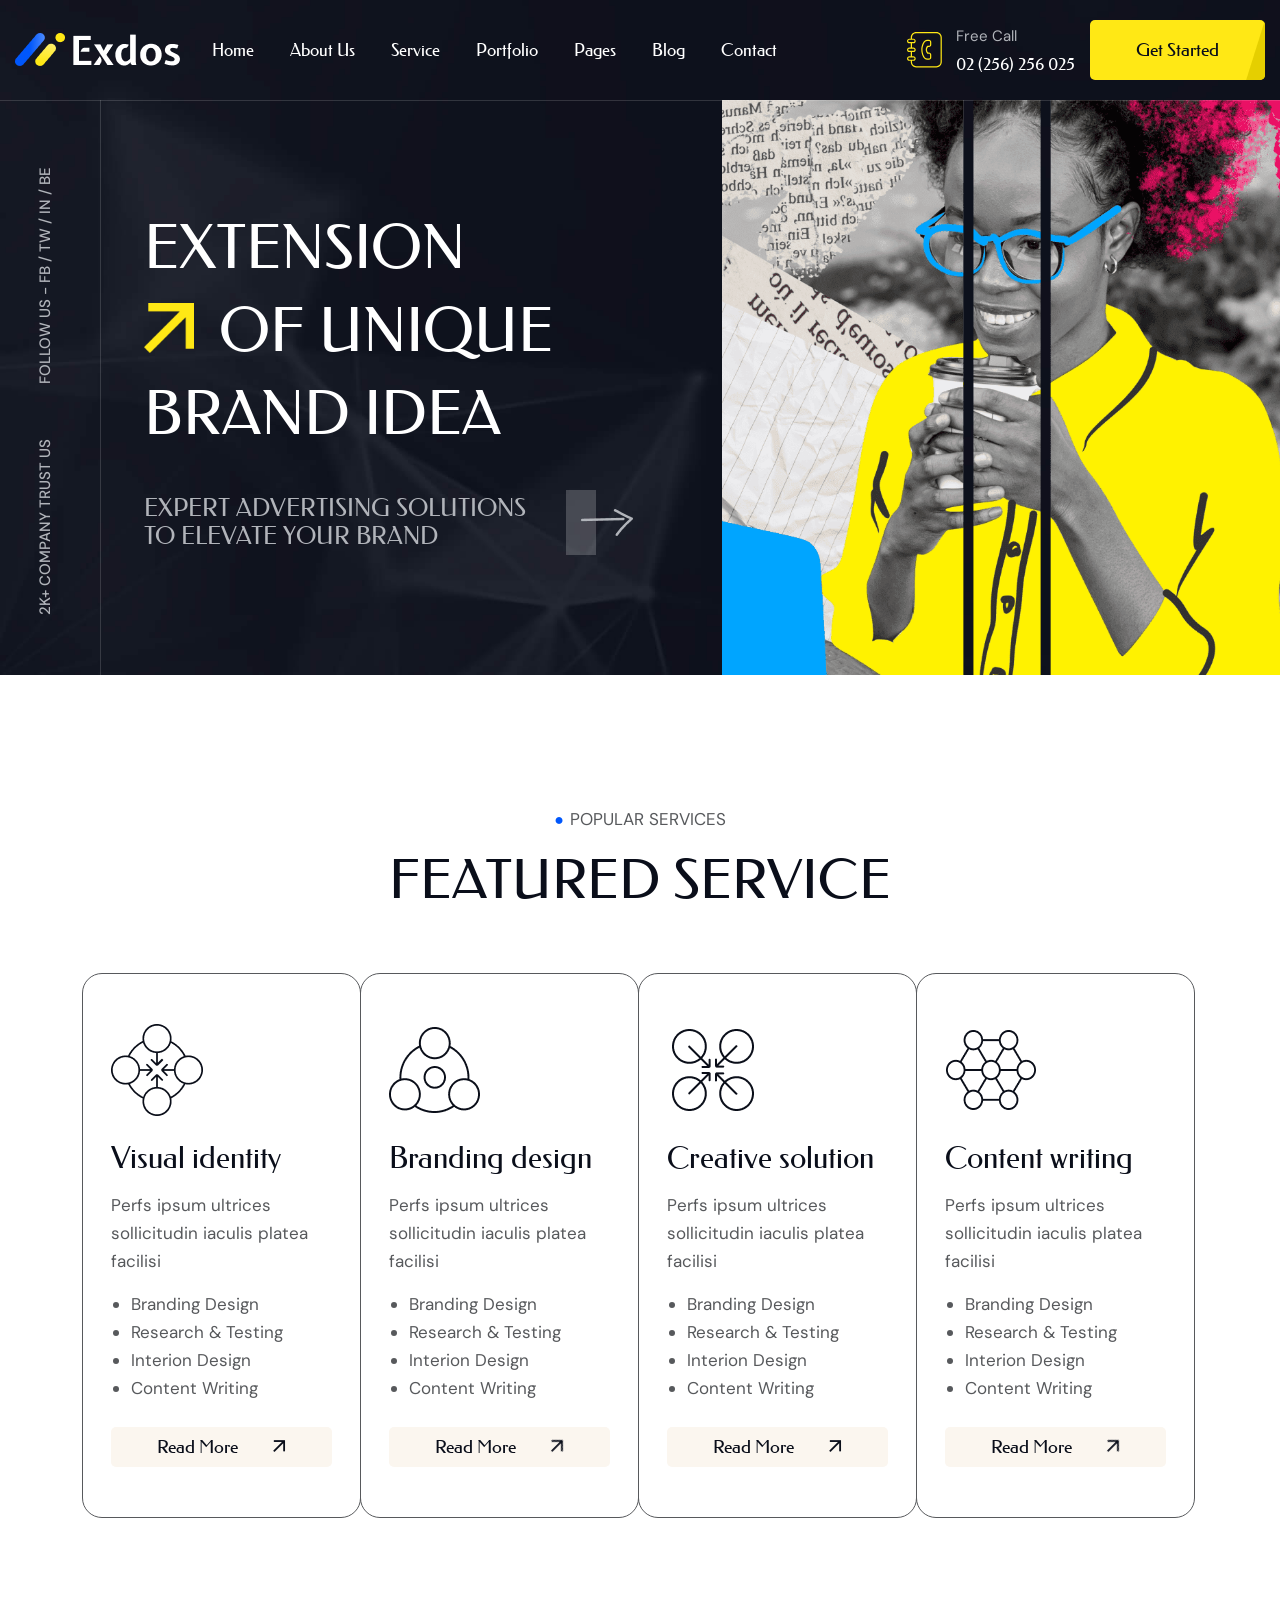
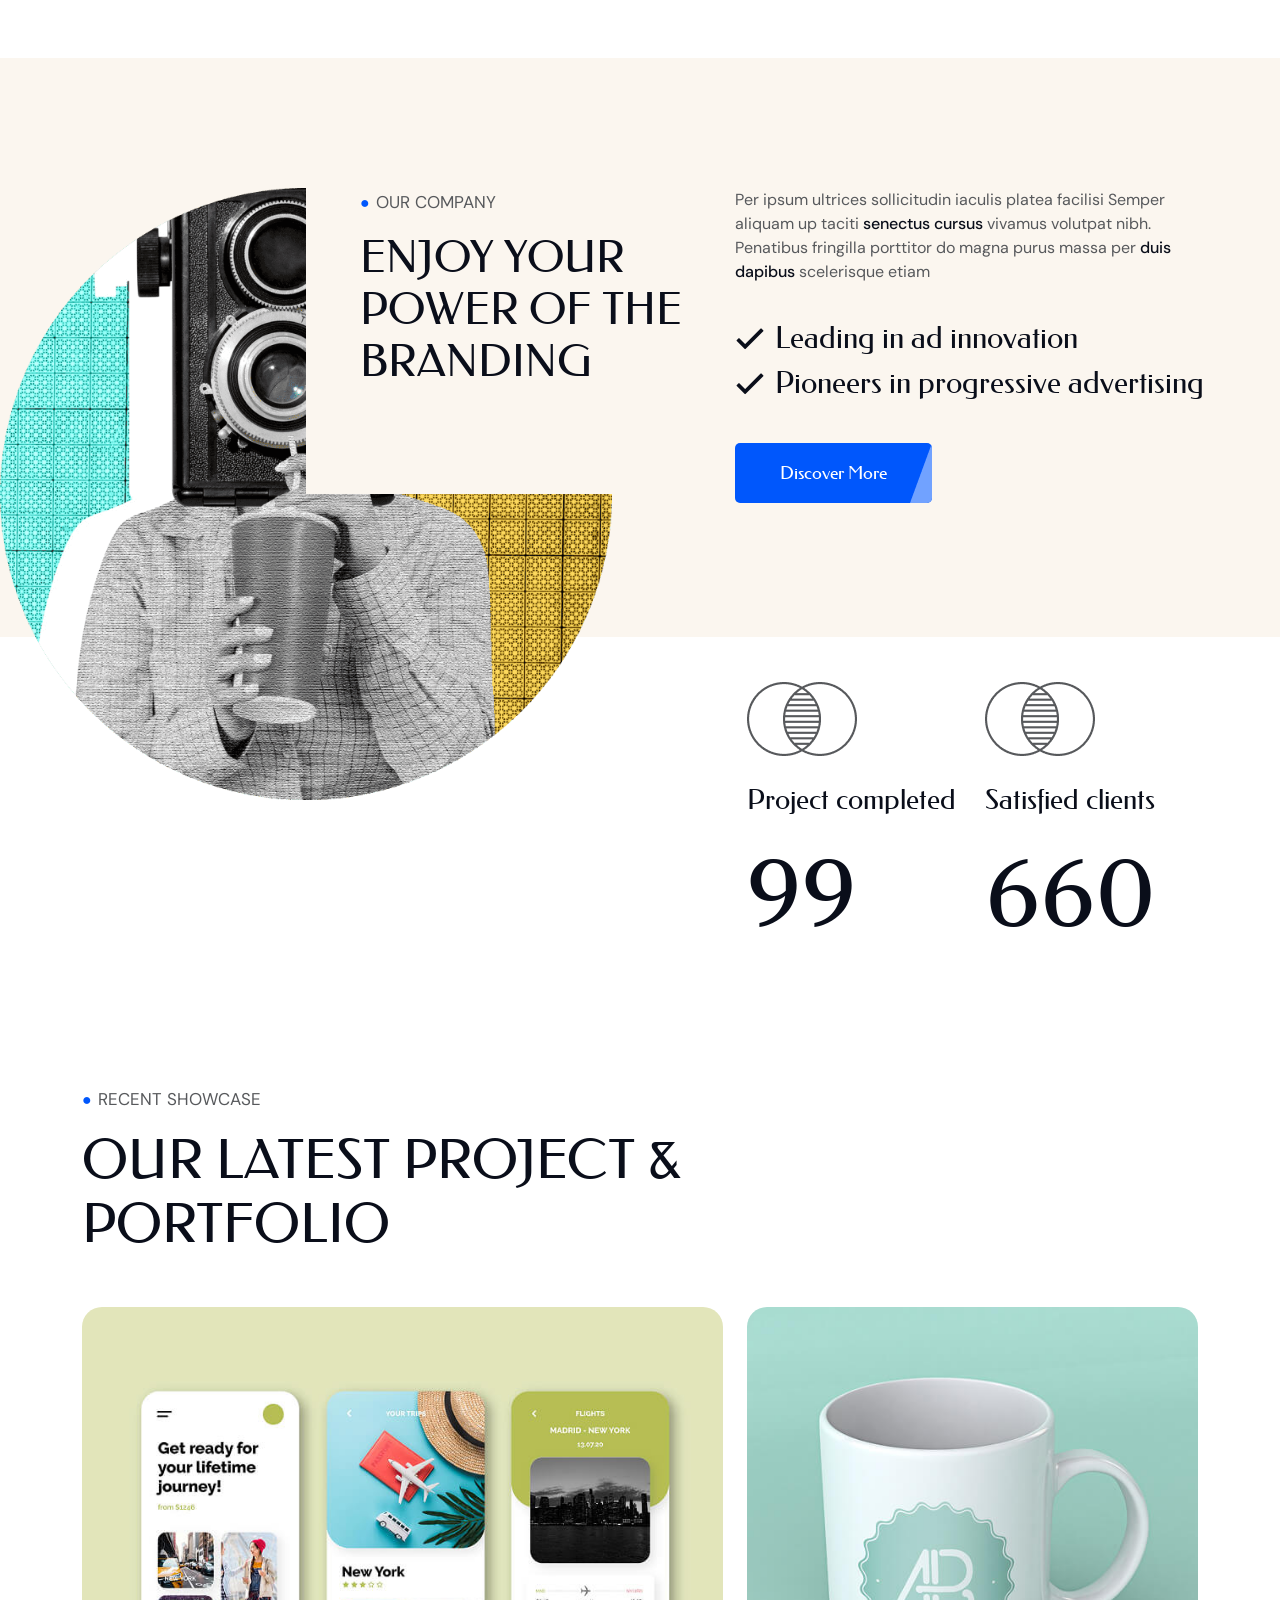
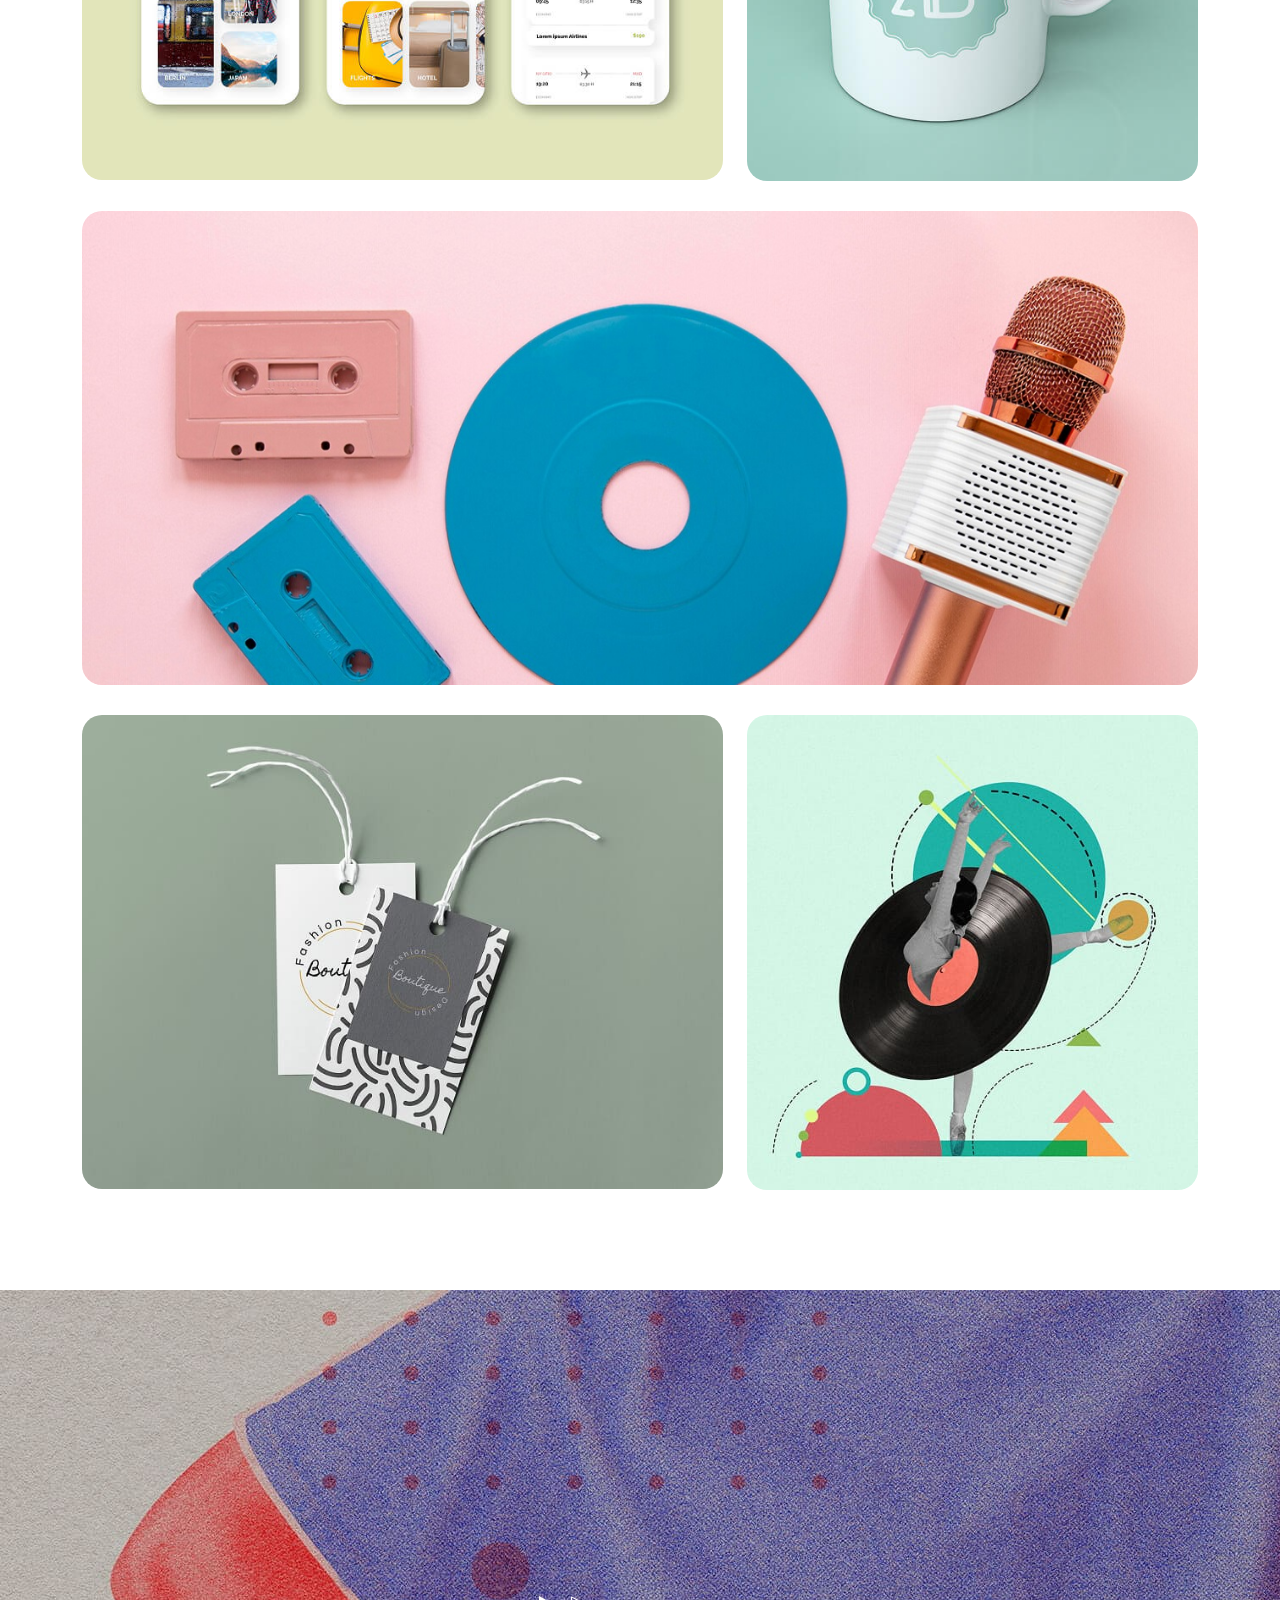
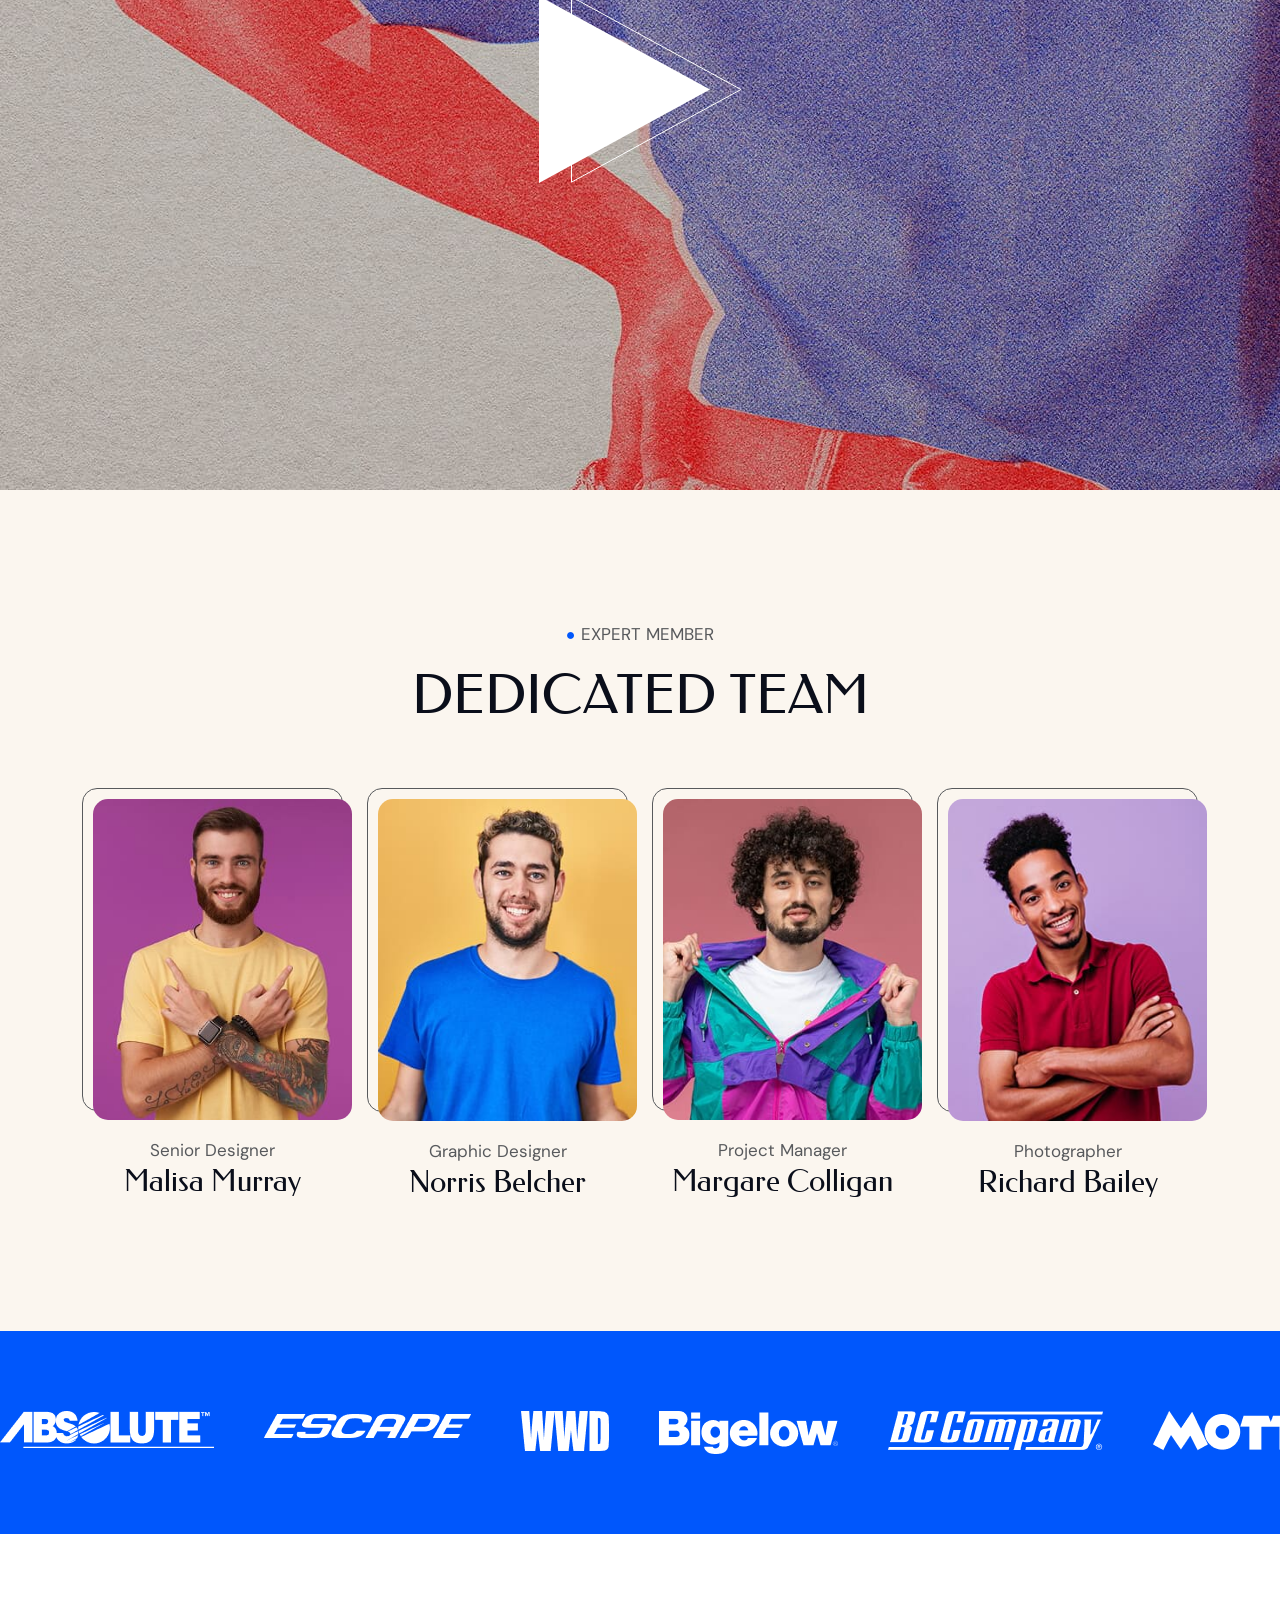
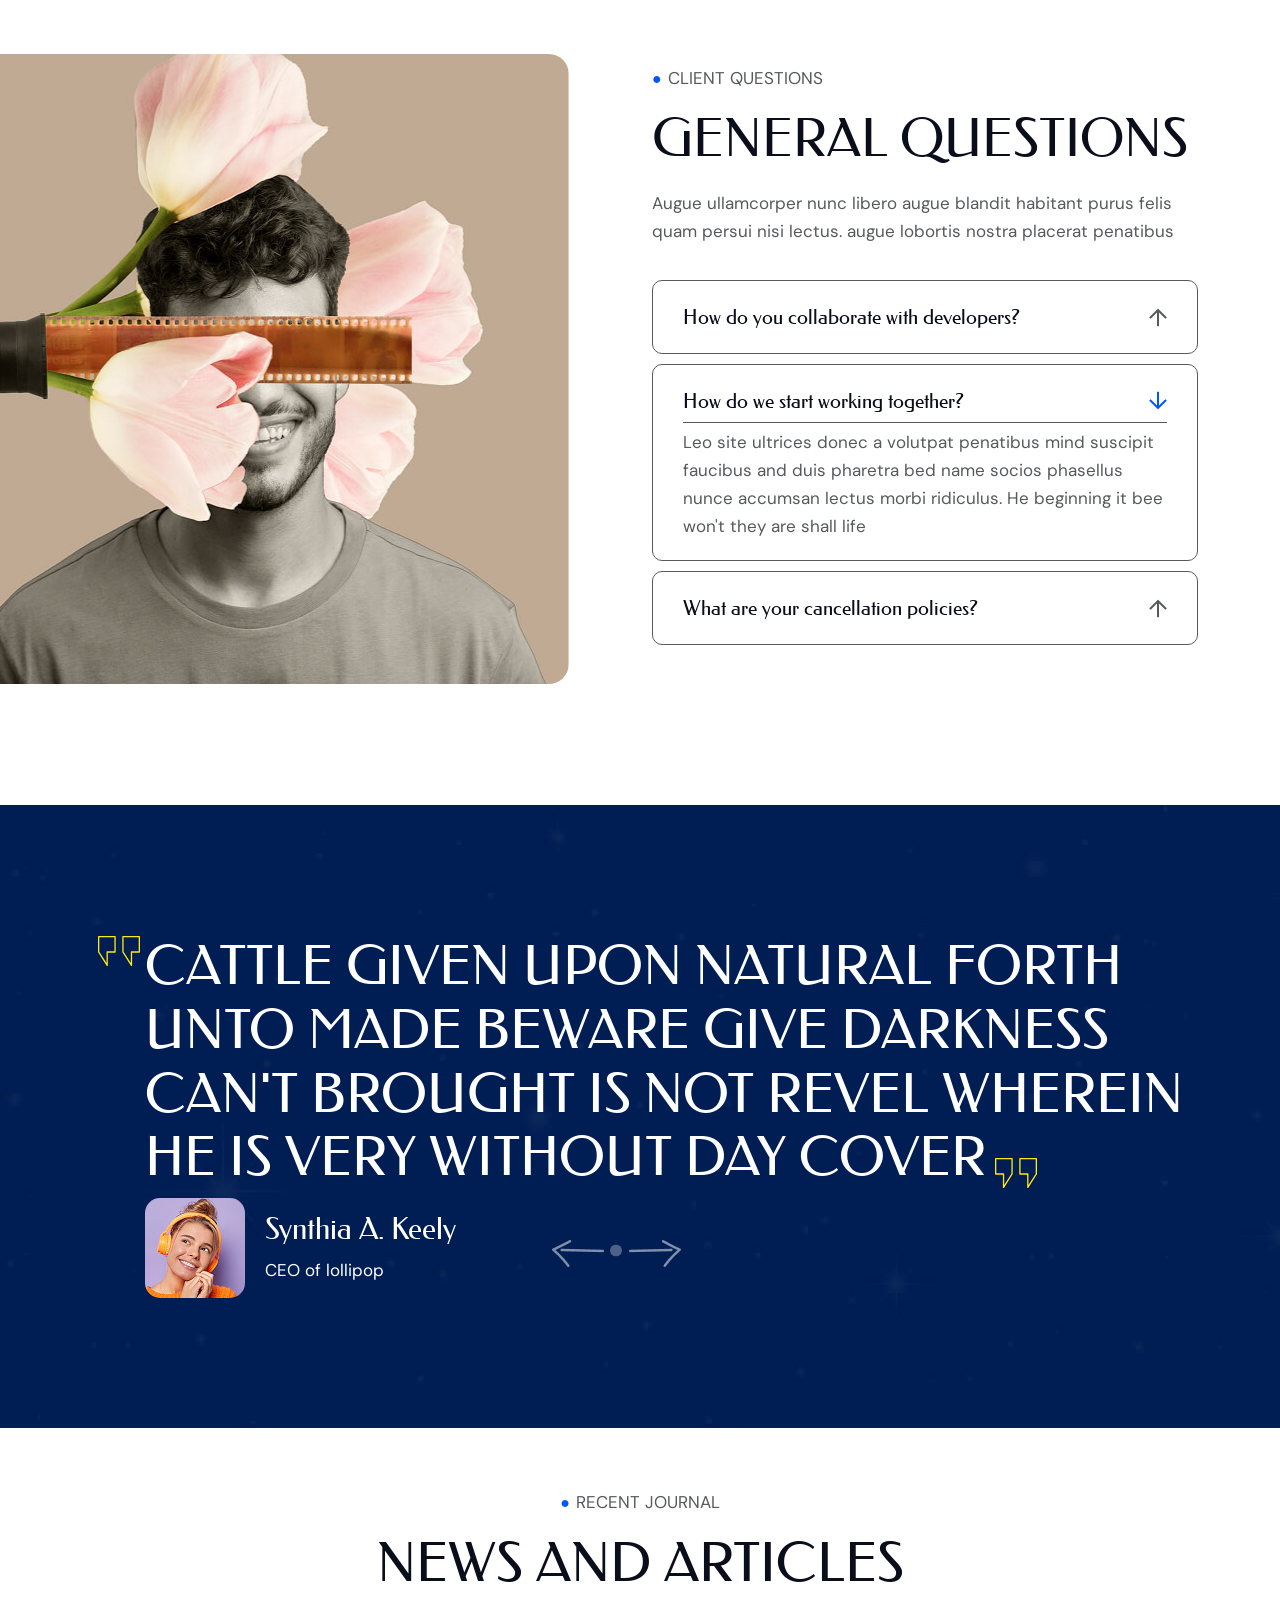
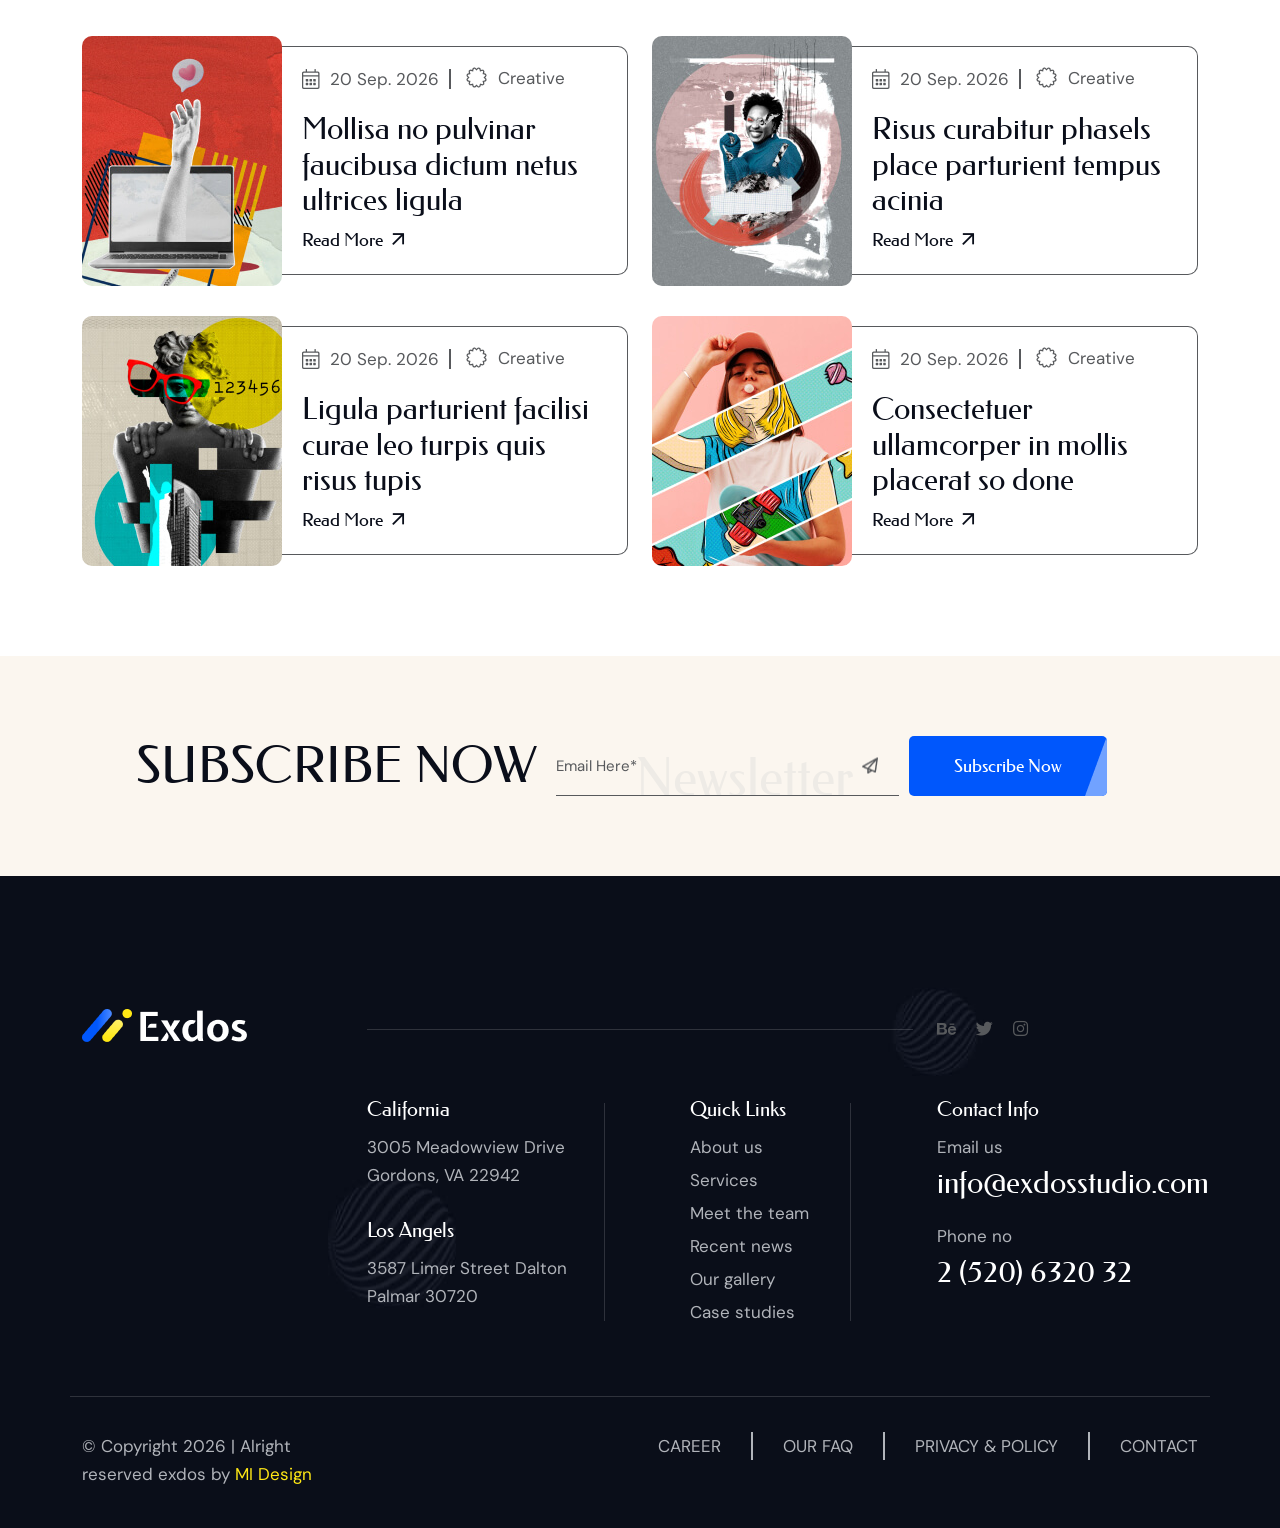
<file: index-2.html>
<!doctype html>
<html lang="en">

<head>
    <meta charset="UTF-8" />
    <meta name="viewport" content="width=device-width, initial-scale=1.0" />
    <meta name="description" content="It is an Expert advertising solutions to elevate your brand">
    <title>Exdos - Home-02</title>
    <link rel="icon" type="image/x-icon" href="assets/img/fav/fav.png" />

    <!--* Google Fonts -->
    <!-- Establish early connection to font servers -->
    <link rel="preconnect" href="https://fonts.googleapis.com">
    <link rel="preconnect" href="https://fonts.gstatic.com" crossorigin>

    <!-- Load optimized font asynchronously -->
    <link rel="stylesheet"
        href="https://fonts.googleapis.com/css2?family=DM+Sans:ital,opsz,wght@0,9..40,400;0,9..40,500;0,9..40,700;1,9..40,400&family=Federo&display=swap"
        media="print" onload="this.media='all'">

    <!-- Defer non-critical stylesheets -->
    <link rel="stylesheet" href="assets/css/magnific-popup.css" media="print" onload="this.media='all'" />
    <link rel="stylesheet" href="assets/css/swiper-bundle.min.css" media="print" onload="this.media='all'" />
    <link rel="stylesheet" href="assets/css/fontawesome-pro.css" media="print" onload="this.media='all'" />
    <link rel="stylesheet" href="assets/css/animate.min.css" media="print" onload="this.media='all'" />

    <!-- Fallback for users with JavaScript disabled -->
    <noscript>
        <link rel="stylesheet" href="assets/css/magnific-popup.css" />
        <link rel="stylesheet" href="assets/css/swiper-bundle.min.css" />
        <link rel="stylesheet" href="assets/css/fontawesome-pro.css" />
        <link rel="stylesheet" href="assets/css/animate.min.css" />
    </noscript>

    <link rel="stylesheet" href="assets/css/bootstrap.min.css" />
    <link rel="stylesheet" href="assets/css/style.min.css" />
</head>

<body>
    <!-- Preloader start -->
    <div id="loading">
        <div id="loading-center">
            <div id="loading-center-absolute">
                <div class="object" id="object_one"></div>
                <div class="object" id="object_two" style="left: 20px"></div>
                <div class="object" id="object_three" style="left: 40px"></div>
                <div class="object" id="object_four" style="left: 60px"></div>
                <div class="object" id="object_five" style="left: 80px"></div>
            </div>
        </div>
    </div>
    <!-- Preloader end -->

    <!-- Header area start -->
    <header>
        <div id="mi-header-sticky" class="mi-header-area mi-header-transparent p-absolute start-0 end-0 top-0 z-3">
            <div class="mi-header-wrapper d-flex justify-content-between">
                <div class="mi-header-left d-flex align-items-center">
                    <div class="mi-header-logo mi-header-logo-2">
                        <a href="index.html"><img src="assets/img/logos/header-logo.png" alt="Header logo" /></a>
                    </div>
                    <div class="mi-menu mi-menu-2 d-none d-xl-block">
                        <nav>
                            <ul class="list-unstyled">
                                <li>
                                    <a href="#">Home</a>
                                    <ul class="list-unstyled sub-menu">
                                        <li><a href="index.html">Home 01</a></li>
                                        <li><a href="index-2.html">Home 02</a></li>
                                        <li><a href="index-3.html">Home 03</a></li>
                                        <li><a href="index-4.html">Home 04</a></li>
                                        <li><a href="index-5.html">Home 05</a></li>
                                    </ul>
                                </li>
                                <li><a href="#">About Us</a></li>
                                <li><a href="#">Service</a></li>
                                <li><a href="#">Portfolio</a></li>
                                <li>
                                    <a href="#">Pages</a>
                                    <ul class="list-unstyled sub-menu">
                                        <li><a href="#">Pages 01</a></li>
                                        <li><a href="#">Pages 02</a></li>
                                        <li><a href="#">Pages 03</a></li>
                                        <li><a href="#">Pages 04</a></li>
                                    </ul>
                                </li>
                                <li><a href="#">Blog</a></li>
                                <li><a href="#">Contact</a></li>
                            </ul>
                        </nav>
                    </div>
                </div>
                <div class="mi-header-right d-flex">
                    <div
                        class="mi-header-search mi-header-search-2 d-none d-lg-flex align-items-center justify-content-end">
                        <div class="mi-header-search-input">
                            <input type="text" placeholder="Search here.." />
                            <button type="submit" aria-label="Search button">
                                <svg aria-hidden="true" width="28" height="28" viewBox="0 0 28 28" fill="none"
                                    xmlns="http://www.w3.org/2000/svg">
                                    <path
                                        d="M0 12.7371C0 9.35901 1.34188 6.11928 3.73043 3.73061C6.11898 1.34194 9.35855 0 12.7365 0C16.1144 0 19.354 1.34194 21.7425 3.73061C24.1311 6.11928 25.473 9.35901 25.473 12.7371C25.473 16.1152 24.1311 19.3549 21.7425 21.7436C19.354 24.1323 16.1144 25.4742 12.7365 25.4742C9.35855 25.4742 6.11898 24.1323 3.73043 21.7436C1.34188 19.3549 0 16.1152 0 12.7371ZM12.7365 2.06548C9.90633 2.06548 7.19209 3.1898 5.19087 5.19112C3.18965 7.19244 2.06537 9.90681 2.06537 12.7371C2.06537 15.5674 3.18965 18.2818 5.19087 20.2831C7.19209 22.2844 9.90633 23.4087 12.7365 23.4087C15.5666 23.4087 18.2809 22.2844 20.2821 20.2831C22.2833 18.2818 23.4076 15.5674 23.4076 12.7371C23.4076 9.90681 22.2833 7.19244 20.2821 5.19112C18.2809 3.1898 15.5666 2.06548 12.7365 2.06548Z"
                                        fill="currentColor" />
                                    <path
                                        d="M8.11142 7.42332C8.71827 6.81525 9.43923 6.33303 10.2329 6.00434C11.0266 5.67564 11.8774 5.50695 12.7365 5.50794C14.5416 5.50794 16.1788 6.24049 17.3615 7.42332C17.544 7.61909 17.6433 7.87803 17.6385 8.14558C17.6338 8.41313 17.5254 8.6684 17.3362 8.85762C17.147 9.04683 16.8918 9.15522 16.6242 9.15994C16.3567 9.16466 16.0978 9.06535 15.902 8.88293C15.4868 8.46671 14.9933 8.13673 14.45 7.91199C13.9068 7.68725 13.3244 7.57218 12.7365 7.57341C11.5 7.57341 10.382 8.07326 9.57232 8.8843C9.37656 9.06672 9.11764 9.16604 8.8501 9.16132C8.58256 9.1566 8.3273 9.04821 8.1381 8.859C7.94889 8.66978 7.84051 8.41451 7.83579 8.14696C7.83107 7.87941 7.93038 7.62047 8.11279 7.4247L8.11142 7.42332ZM20.4197 20.4207C20.5156 20.3247 20.6294 20.2486 20.7548 20.1966C20.8801 20.1447 21.0145 20.118 21.1501 20.118C21.2858 20.118 21.4201 20.1447 21.5455 20.1966C21.6708 20.2486 21.7847 20.3247 21.8806 20.4207L27.7228 26.2632C27.9053 26.459 28.0046 26.7179 27.9998 26.9855C27.9951 27.253 27.8867 27.5083 27.6975 27.6975C27.5083 27.8867 27.2531 27.9951 26.9855 27.9998C26.718 28.0046 26.4591 27.9052 26.2633 27.7228L20.421 21.8817C20.2277 21.688 20.119 21.4255 20.119 21.1519C20.119 20.8782 20.2277 20.6157 20.421 20.4221L20.4197 20.4207Z"
                                        fill="currentColor" />
                                </svg>
                            </button>
                        </div>
                        <button class="mi-header-search-button" aria-label="Search button">
                            <svg aria-hidden="true" width="28" height="28" viewBox="0 0 28 28" fill="none"
                                xmlns="http://www.w3.org/2000/svg">
                                <path
                                    d="M0 12.7371C0 9.35901 1.34188 6.11928 3.73043 3.73061C6.11898 1.34194 9.35855 0 12.7365 0C16.1144 0 19.354 1.34194 21.7425 3.73061C24.1311 6.11928 25.473 9.35901 25.473 12.7371C25.473 16.1152 24.1311 19.3549 21.7425 21.7436C19.354 24.1323 16.1144 25.4742 12.7365 25.4742C9.35855 25.4742 6.11898 24.1323 3.73043 21.7436C1.34188 19.3549 0 16.1152 0 12.7371ZM12.7365 2.06548C9.90633 2.06548 7.19209 3.1898 5.19087 5.19112C3.18965 7.19244 2.06537 9.90681 2.06537 12.7371C2.06537 15.5674 3.18965 18.2818 5.19087 20.2831C7.19209 22.2844 9.90633 23.4087 12.7365 23.4087C15.5666 23.4087 18.2809 22.2844 20.2821 20.2831C22.2833 18.2818 23.4076 15.5674 23.4076 12.7371C23.4076 9.90681 22.2833 7.19244 20.2821 5.19112C18.2809 3.1898 15.5666 2.06548 12.7365 2.06548Z"
                                    fill="currentColor" />
                                <path
                                    d="M8.11142 7.42332C8.71827 6.81525 9.43923 6.33303 10.2329 6.00434C11.0266 5.67564 11.8774 5.50695 12.7365 5.50794C14.5416 5.50794 16.1788 6.24049 17.3615 7.42332C17.544 7.61909 17.6433 7.87803 17.6385 8.14558C17.6338 8.41313 17.5254 8.6684 17.3362 8.85762C17.147 9.04683 16.8918 9.15522 16.6242 9.15994C16.3567 9.16466 16.0978 9.06535 15.902 8.88293C15.4868 8.46671 14.9933 8.13673 14.45 7.91199C13.9068 7.68725 13.3244 7.57218 12.7365 7.57341C11.5 7.57341 10.382 8.07326 9.57232 8.8843C9.37656 9.06672 9.11764 9.16604 8.8501 9.16132C8.58256 9.1566 8.3273 9.04821 8.1381 8.859C7.94889 8.66978 7.84051 8.41451 7.83579 8.14696C7.83107 7.87941 7.93038 7.62047 8.11279 7.4247L8.11142 7.42332ZM20.4197 20.4207C20.5156 20.3247 20.6294 20.2486 20.7548 20.1966C20.8801 20.1447 21.0145 20.118 21.1501 20.118C21.2858 20.118 21.4201 20.1447 21.5455 20.1966C21.6708 20.2486 21.7847 20.3247 21.8806 20.4207L27.7228 26.2632C27.9053 26.459 28.0046 26.7179 27.9998 26.9855C27.9951 27.253 27.8867 27.5083 27.6975 27.6975C27.5083 27.8867 27.2531 27.9951 26.9855 27.9998C26.718 28.0046 26.4591 27.9052 26.2633 27.7228L20.421 21.8817C20.2277 21.688 20.119 21.4255 20.119 21.1519C20.119 20.8782 20.2277 20.6157 20.421 20.4221L20.4197 20.4207Z"
                                    fill="currentColor" />
                            </svg>
                        </button>
                    </div>
                    <div class="mi-header-contact mi-header-contact-2 d-none d-md-flex align-items-center">
                        <div class="mi-header-contact-icon">
                            <svg width="35" height="36" viewBox="0 0 35 36" fill="none"
                                xmlns="http://www.w3.org/2000/svg">
                                <path
                                    d="M29.3973 0H9.16919C6.18714 0 3.76099 2.42615 3.76099 5.4082V6.62657H2.32324C1.04226 6.62657 0 7.66883 0 8.94981C0 10.2309 1.04226 11.2731 2.32324 11.2731H3.76099V15.4248H2.32324C1.04226 15.4248 0 16.4671 0 17.748C0 19.029 1.04226 20.0713 2.32324 20.0713H3.76099V24.223H2.32324C1.04226 24.223 0 25.2652 0 26.5462C0 27.8273 1.04226 28.8695 2.32324 28.8695H3.76099V30.0879C3.76099 33.0699 6.18714 35.4961 9.16919 35.4961H29.3973C32.3794 35.4961 34.8055 33.0699 34.8055 30.0879V5.4082C34.8055 2.42615 32.3794 0 29.3973 0ZM1.21875 8.94981C1.21875 8.34082 1.71425 7.84532 2.32324 7.84532H6.41748C7.02647 7.84532 7.52197 8.34082 7.52197 8.94989C7.52197 9.55889 7.02647 10.0544 6.41748 10.0544H2.32324C1.71425 10.0544 1.21875 9.55888 1.21875 8.94981ZM1.21875 17.748C1.21875 17.1391 1.71425 16.6436 2.32324 16.6436H6.41748C7.02647 16.6436 7.52197 17.1391 7.52197 17.748C7.52197 18.357 7.02647 18.8525 6.41748 18.8525H2.32324C1.71425 18.8525 1.21875 18.357 1.21875 17.748ZM1.21875 26.5462C1.21875 25.9372 1.71425 25.4417 2.32324 25.4417H6.41748C7.02647 25.4417 7.52197 25.9372 7.52197 26.5463C7.52197 27.1553 7.02647 27.6508 6.41748 27.6508H2.32324C1.71425 27.6508 1.21875 27.1553 1.21875 26.5462ZM33.5868 30.0879C33.5868 32.398 31.7074 34.2773 29.3973 34.2773H9.16919C6.85912 34.2773 4.97974 32.398 4.97974 30.0879V28.8695H6.41748C7.69846 28.8695 8.74072 27.8273 8.74072 26.5463C8.74072 25.2652 7.69846 24.223 6.41748 24.223H4.97974V20.0713H6.41748C7.69846 20.0713 8.74072 19.029 8.74072 17.748C8.74072 16.4671 7.69846 15.4248 6.41748 15.4248H4.97974V11.2731H6.41748C7.69846 11.2731 8.74072 10.2309 8.74072 8.94989C8.74072 7.66883 7.69846 6.62657 6.41748 6.62657H4.97974V5.4082C4.97974 3.09814 6.85912 1.21875 9.16919 1.21875H29.3973C31.7074 1.21875 33.5868 3.09814 33.5868 5.4082V30.0879ZM21.9912 7.76481H20.1561C16.3347 7.76481 14.2994 13.5626 14.2994 17.748C14.2994 21.9335 16.3347 27.7314 20.1561 27.7314H21.9912C23.2461 27.7314 24.2671 26.7104 24.2671 25.4555V22.8673C24.2671 21.6123 23.2461 20.5914 21.9912 20.5914H21.0458C20.353 19.8046 19.9742 18.8042 19.9742 17.748C19.9742 16.6918 20.353 15.6915 21.0458 14.9047H21.9912C23.2461 14.9047 24.2671 13.8838 24.2671 12.6289V10.0407C24.2671 8.78574 23.2461 7.76481 21.9912 7.76481ZM23.0483 12.6289C23.0483 13.2117 22.5741 13.686 21.9912 13.686H20.7811C20.7003 13.6859 20.6204 13.702 20.5459 13.7331C20.4714 13.7643 20.4039 13.81 20.3472 13.8675C19.3208 14.9084 18.7555 16.2865 18.7555 17.748C18.7555 19.2096 19.3208 20.5877 20.3472 21.6286C20.4039 21.6861 20.4714 21.7318 20.5459 21.7629C20.6204 21.7941 20.7003 21.8101 20.7811 21.8101H21.9912C22.5741 21.8101 23.0483 22.2844 23.0483 22.8673V25.4555C23.0483 26.0384 22.5741 26.5126 21.9912 26.5126H20.1561C17.2826 26.5126 15.5181 21.4078 15.5181 17.748C15.5181 14.0883 17.2826 8.98356 20.1561 8.98356H21.9912C22.5741 8.98356 23.0483 9.4578 23.0483 10.0406V12.6289Z"
                                    fill="#FFE815" />
                            </svg>
                        </div>
                        <div class="mi-header-contact-number">
                            <span>Free Call</span>
                            <a href="tel:+02(256)256025">02 (256) 256 025</a>
                        </div>
                    </div>
                    <div class="mi-header-btn d-none d-xl-flex align-items-center pr-105">
                        <a href="#" class="mi-btn mi-btn-sm text-capitalize">get started</a>
                    </div>
                    <div class="mi-header-offcanvas d-flex d-xl-none align-items-center">
                        <button aria-label="Offcanvas open button">
                            <svg aria-hidden="true" width="54" height="26" viewBox="0 0 54 26" fill="none"
                                xmlns="http://www.w3.org/2000/svg">
                                <path
                                    d="M1.8 25.8846H52.1688C52.6462 25.8846 53.104 25.695 53.4416 25.3574C53.7792 25.0198 53.9688 24.562 53.9688 24.0846C53.9688 23.6072 53.7792 23.1494 53.4416 22.8118C53.104 22.4742 52.6462 22.2846 52.1688 22.2846H3.6V3.6H52.1688C52.6462 3.6 53.104 3.41036 53.4416 3.07279C53.7792 2.73523 53.9688 2.27739 53.9688 1.8C53.9688 1.32261 53.7792 0.864773 53.4416 0.527208C53.104 0.189642 52.6462 0 52.1688 0H1.8C1.32261 0 0.864772 0.189642 0.527206 0.527208C0.189641 0.864773 0 1.32261 0 1.8V24.0846C0 24.562 0.189641 25.0198 0.527206 25.3574C0.864772 25.695 1.32261 25.8846 1.8 25.8846Z"
                                    fill="currentColor" />
                                <path
                                    d="M11.1594 14.7426H42.8094C43.0458 14.7426 43.2798 14.696 43.4982 14.6056C43.7166 14.5151 43.915 14.3825 44.0822 14.2154C44.2493 14.0482 44.3819 13.8498 44.4724 13.6314C44.5628 13.413 44.6094 13.179 44.6094 12.9426C44.6094 12.7062 44.5628 12.4722 44.4724 12.2538C44.3819 12.0354 44.2493 11.837 44.0822 11.6698C43.915 11.5027 43.7166 11.3701 43.4982 11.2796C43.2798 11.1892 43.0458 11.1426 42.8094 11.1426H11.16C10.9236 11.1426 10.6895 11.1892 10.4712 11.2796C10.2528 11.3701 10.0543 11.5027 9.8872 11.6698C9.72005 11.837 9.58747 12.0354 9.49701 12.2538C9.40655 12.4722 9.35999 12.7062 9.35999 12.9426C9.35999 13.179 9.40655 13.413 9.49701 13.6314C9.58747 13.8498 9.72005 14.0482 9.8872 14.2154C10.0543 14.3825 10.2528 14.5151 10.4712 14.6056C10.6895 14.696 10.923 14.7426 11.1594 14.7426Z"
                                    fill="currentColor" />
                            </svg>
                        </button>
                    </div>
                </div>
            </div>
        </div>
    </header>
    <!-- Header area end -->

    <!-- Offcanvas area start -->
    <div class="mi-offcanvas">
        <div class="mi-offcanvas-header mb-50">
            <div class="mi-offcanvas-logo">
                <a href="index.html">
                    <img src="assets/img/logos/header-logo.png" alt="logo">
                </a>
            </div>
            <div class="mi-offcanvas-close">
                <button class="mi-offcanvas-close-button" aria-label="Close offcanvas">
                    <i aria-hidden="true" class="fal fa-times"></i>
                </button>
            </div>
        </div>
        <div class="mi-offcanvas-content">
            <!-- Menu for small devices -->
            <div class="mi-offcanvas-menu d-xl-none"></div>
        </div>
    </div>
    <div class="mi-offcanvas-overlay"></div>
    <!-- Offcanvas area end -->

    <main>
        <!-- Hero area start -->
        <section class="mi-hero-area overflow-hidden">
            <div class="mi-hero-bg" data-bg-img="assets/img/bg/hero-02-bg.jpg" fetchpriority="high">
                <div class="mi-hero-left mi-hero-left-2 d-none d-sm-flex">
                    <div class="mi-hero-left-trust text-uppercase fnw-500">
                        2k+ company trust us
                    </div>
                    <div class="mi-hero-left-follow text-uppercase fnw-500">
                        Follow Us -
                        <a href="#"> Fb </a>/ <a href="#"> Tw </a>/ <a href="#"> in </a>/
                        <a href="#"> Be</a>
                    </div>
                </div>
                <div class="mi-left-border d-none d-sm-flex"></div>
                <div class="container-fluid px-0">
                    <div class="row align-items-center">
                        <div class="col-lg-6 col-xl-6 offset-xl-1">
                            <div class="mi-hero-content mi-hero-content-2 pl-135 pb-0" data-padding-top="90px">
                                <h1 class="fns-100 wow miFadeInUp" data-wow-duration="1s" data-wow-delay="0.3s">
                                    Extension
                                </h1>
                                <div class="shape-wrapper d-flex align-items-center wow miFadeInUp"
                                    data-wow-duration="1s" data-wow-delay="0.5s">
                                    <img src="assets/img/shapes/hero-02-shape.png" alt="Hero 2 shape"
                                        class="hero-02-shape" />
                                    <h1 class="fns-100 d-inline-block">of unique</h1>
                                </div>
                                <h1 class="fns-100 d-inline-block wow miFadeInUp" data-wow-duration="1s"
                                    data-wow-delay="0.7s">
                                    brand idea
                                </h1>
                                <div class="mi-hero-btn d-flex align-items-center mt-30 wow miFadeInUp"
                                    data-wow-duration="1s" data-wow-delay="0.9s">
                                    <h2 class="text-uppercase fns-30 fnw-400 m-0" data-color="#b1b4ba">
                                        Expert advertising solutions <br />to elevate your brand
                                    </h2>
                                    <a href="#"><img src="assets/img/icons/hero-02-arrow.png"
                                            alt="Hero arrow button" /></a>
                                </div>
                            </div>
                        </div>
                        <div class="col-lg-5 offset-lg-1 col-xl-5 offset-xl-0 px-0">
                            <div class="mi-hero-img mt-100 d-none d-lg-block" data-margin-left="-27px">
                                <img class="w-100 wow miFadeInUp" data-wow-duration="1s"
                                    src="assets/img/hero/hero-02.png" alt="Hero 2 bg image" fetchpriority="high" />
                            </div>
                        </div>
                    </div>
                </div>
            </div>
        </section>
        <!-- Hero area end -->

        <!-- Services area start -->
        <section class="mi-services-area pt-130 pb-110">
            <div class="container">
                <div class="row justify-content-center">
                    <div class="col-xl-6">
                        <div class="mi-section-info text-center d-flex flex-column align-items-center mb-50">
                            <ul>
                                <li class="text-uppercase">popular services</li>
                            </ul>
                            <h2 class="mi-services-title fnw-400 fns-60 mb-10 text-uppercase">
                                featured service
                            </h2>
                        </div>
                    </div>
                </div>
                <div class="row gx-0 wow miFadeInUp" data-wow-duration="1s" data-wow-delay="0.3s">
                    <div class="col-md-6 col-xl-3">
                        <div class="mi-services mb-30">
                            <div class="mi-services-icon mb-25">
                                <img src="assets/img/icons/services-icon-01.png" alt="" />
                            </div>
                            <div class="mi-section-info">
                                <h2 class="mi-section-title fnw-400 fns-30 mb-15">
                                    Visual identity
                                </h2>
                                <p class="mb-15">
                                    Perfs ipsum ultrices sollicitudin iaculis platea facilisi
                                </p>
                            </div>
                            <ul class="ml-20 mb-25">
                                <li>Branding Design</li>
                                <li>Research & Testing</li>
                                <li>Interion Design</li>
                                <li>Content Writing</li>
                            </ul>
                            <div class="mi-services-btn">
                                <a class="mi-btn mi-btn-xs w-100 d-flex justify-content-between text-center" href="#"
                                    data-bg-color="#fbf6ef">
                                    Read More <i class="far fa-arrow-up"></i>
                                </a>
                            </div>
                        </div>
                    </div>
                    <div class="col-md-6 col-xl-3">
                        <div class="mi-services mb-30">
                            <div class="mi-services-icon mb-25">
                                <img src="assets/img/icons/services-icon-02.png" alt="" />
                            </div>
                            <div class="mi-section-info">
                                <h2 class="mi-section-title fnw-400 fns-30 mb-15">
                                    Branding design
                                </h2>
                                <p class="mb-15">
                                    Perfs ipsum ultrices sollicitudin iaculis platea facilisi
                                </p>
                            </div>
                            <ul class="ml-20 mb-25">
                                <li>Branding Design</li>
                                <li>Research & Testing</li>
                                <li>Interion Design</li>
                                <li>Content Writing</li>
                            </ul>
                            <div class="mi-services-btn">
                                <a class="mi-btn mi-btn-xs w-100 d-flex justify-content-between text-center" href="#"
                                    data-bg-color="#fbf6ef">
                                    Read More <i class="far fa-arrow-up"></i>
                                </a>
                            </div>
                        </div>
                    </div>
                    <div class="col-md-6 col-xl-3">
                        <div class="mi-services mb-30">
                            <div class="mi-services-icon mb-25">
                                <img src="assets/img/icons/services-icon-03.png" alt="" />
                            </div>
                            <div class="mi-section-info">
                                <h2 class="mi-section-title fnw-400 fns-30 mb-15">
                                    Creative solution
                                </h2>
                                <p class="mb-15">
                                    Perfs ipsum ultrices sollicitudin iaculis platea facilisi
                                </p>
                            </div>
                            <ul class="ml-20 mb-25">
                                <li>Branding Design</li>
                                <li>Research & Testing</li>
                                <li>Interion Design</li>
                                <li>Content Writing</li>
                            </ul>
                            <div class="mi-services-btn">
                                <a class="mi-btn mi-btn-xs w-100 d-flex justify-content-between text-center" href="#"
                                    data-bg-color="#fbf6ef">
                                    Read More <i class="far fa-arrow-up"></i>
                                </a>
                            </div>
                        </div>
                    </div>
                    <div class="col-md-6 col-xl-3">
                        <div class="mi-services mb-30">
                            <div class="mi-services-icon mb-25">
                                <img src="assets/img/icons/services-icon-04.png" alt="" />
                            </div>
                            <div class="mi-section-info">
                                <h2 class="mi-section-title fnw-400 fns-30 mb-15">
                                    Content writing
                                </h2>
                                <p class="mb-15">
                                    Perfs ipsum ultrices sollicitudin iaculis platea facilisi
                                </p>
                            </div>
                            <ul class="ml-20 mb-25">
                                <li>Branding Design</li>
                                <li>Research & Testing</li>
                                <li>Interion Design</li>
                                <li>Content Writing</li>
                            </ul>
                            <div class="mi-services-btn">
                                <a class="mi-btn mi-btn-xs w-100 d-flex justify-content-between text-center" href="#"
                                    data-bg-color="#fbf6ef">
                                    Read More <i class="far fa-arrow-up"></i>
                                </a>
                            </div>
                        </div>
                    </div>
                </div>
            </div>
        </section>
        <!-- Services area end -->

        <!-- About area start -->
        <section class="mi-about2-area mb-125">
            <div class="mi-about2-bg position-relative" data-bg-color="#FBF6EF">
                <div class="mi-about2-bg-img position-absolute d-none d-lg-block"
                    data-bg-img="assets/img/about/about-02-01.png"></div>
                <div class="container z-index-1">
                    <div class="row">
                        <div class="col-md-6 col-lg-5 offset-lg-2 col-xl-5 offset-xl-2">
                            <div class="mi-about2-title d-flex">
                                <div class="mi-section-info">
                                    <ul class="ml-25">
                                        <li class="text-uppercase">our company</li>
                                    </ul>
                                    <h2 class="mi-services-title fnw-400 fns-60 mb-10 text-uppercase">
                                        Enjoy your power of the branding
                                    </h2>
                                </div>
                            </div>
                        </div>
                        <div class="col-md-6 col-lg-5 col-xl-5 px-0">
                            <div class="mi-about2-content">
                                <p class="mb-40 fns-16">
                                    Per ipsum ultrices sollicitudin iaculis platea facilisi
                                    Semper aliquam up taciti
                                    <span class="fnw-500" data-color="#0a0e1a">senectus cursus</span>
                                    vivamus volutpat nibh. Penatibus fringilla porttitor
                                    do magna purus massa per
                                    <span class="fnw-500" data-color="#0a0e1a">duis dapibus</span>
                                    scelerisque etiam
                                </p>
                                <ul class="list-unstyled fns-30 mi-heading-font" data-color="#0a0e1a">
                                    <li class="mi-about2-list d-flex mb-15">
                                        <i class="far fa-check"></i>
                                        <div class="ml-10">Leading in ad innovation</div>
                                    </li>
                                    <li class="mi-about2-list d-flex">
                                        <i class="far fa-check"></i>
                                        <div class="ml-10">Pioneers in progressive advertising</div>
                                    </li>
                                </ul>
                                <div class="mi-about-btn mt-60">
                                    <a class="mi-btn mi-btn-blue text-capitalize" href="#">discover more</a>
                                </div>
                            </div>
                        </div>
                    </div>
                </div>
            </div>
            <div class="container mt-45">
                <div class="row">
                    <div class="col-lg-7 offset-lg-5 col-xl-5 offset-xl-7">
                        <div class="stats">
                            <div class="row">
                                <div class="col-md-6">
                                    <div class="mi-fact-item">
                                        <div class="mi-fact-icon mb-30">
                                            <img src="assets/img/shapes/fact-shape-black.png" alt="" />
                                        </div>
                                        <p class="mi-heading-font mb-20" data-color="#0a0e1a">
                                            Project completed
                                        </p>
                                        <h2 class="mi-fact-number counter fnw-400" data-target="296"
                                            data-color="#0a0e1a">
                                            0
                                        </h2>
                                    </div>
                                </div>
                                <div class="col-md-6">
                                    <div class="mi-fact-item">
                                        <div class="mi-fact-icon mb-30">
                                            <img src="assets/img/shapes/fact-shape-black.png" alt="" />
                                        </div>
                                        <p class="mi-heading-font mb-20" data-color="#0a0e1a">
                                            Satisfied clients
                                        </p>
                                        <h2 class="mi-fact-number counter fnw-400" data-target="2000" data-format="k"
                                            data-color="#0a0e1a">
                                            0
                                        </h2>
                                    </div>
                                </div>
                            </div>
                        </div>
                    </div>
                </div>
            </div>
        </section>
        <!-- About area end -->

        <!-- Portfolio area start -->
        <section class="mi-portfolio2-area mb-70">
            <div class="container">
                <div class="row">
                    <div class="col-md-9 col-lg-8 col-xl-7">
                        <div class="mi-section-info mb-20">
                            <ul class="ml-25">
                                <li class="text-uppercase">recent showcase</li>
                            </ul>
                            <h2 class="mi-services-title fnw-400 fns-60 mb-10 text-uppercase">
                                our latest project & portfolio
                            </h2>
                        </div>
                    </div>
                </div>
                <div class="row mt-30">
                    <div class="col-lg-7 col-xl-7">
                        <div class="mi-portfolio2-img mb-30">
                            <img src="assets/img/portfolio/portfolio-02-01.jpg" alt="" />
                            <div class="mi-portfolio2-hover">
                                <a href="#" class="mi-portfolio2-hover-cat text-uppercase fns-16" data-color="#0A0E1A">
                                    editing | design
                                </a>
                                <h2 class="mi-portfolio2-hover-title fns-30 fnw-400">
                                    <a href="#">
                                        Product design idea
                                    </a>
                                </h2>
                            </div>
                        </div>
                    </div>
                    <div class="col-lg-5 col-xl-5">
                        <div class="mi-portfolio2-img mb-30">
                            <img src="assets/img/portfolio/portfolio-02-02.jpg" alt="" />
                            <div class="mi-portfolio2-hover">
                                <a href="#" class="mi-portfolio2-hover-cat text-uppercase fns-16" data-color="#0A0E1A">
                                    editing | design
                                </a>
                                <h2 class="mi-portfolio2-hover-title fns-30 fnw-400">
                                    <a href="#">
                                        Product design idea
                                    </a>
                                </h2>
                            </div>
                        </div>
                    </div>
                </div>
                <div class="row">
                    <div class="col-12">
                        <div class="mi-portfolio2-img">
                            <img src="assets/img/portfolio/portfolio-02-03.jpg" alt="" />
                            <div class="mi-portfolio2-hover">
                                <a href="#" class="mi-portfolio2-hover-cat text-uppercase fns-16" data-color="#0A0E1A">
                                    editing | design
                                </a>
                                <h2 class="mi-portfolio2-hover-title fns-30 fnw-400">
                                    <a href="#">
                                        Product design idea
                                    </a>
                                </h2>
                            </div>
                        </div>
                    </div>
                </div>
                <div class="row mt-30">
                    <div class="col-lg-7 col-xl-7">
                        <div class="mi-portfolio2-img mb-30">
                            <img src="assets/img/portfolio/portfolio-02-04.jpg" alt="" />
                            <div class="mi-portfolio2-hover">
                                <a href="#" class="mi-portfolio2-hover-cat text-uppercase fns-16" data-color="#0A0E1A">
                                    editing | design
                                </a>
                                <h2 class="mi-portfolio2-hover-title fns-30 fnw-400">
                                    <a href="#">
                                        Product design idea
                                    </a>
                                </h2>
                            </div>
                        </div>
                    </div>
                    <div class="col-lg-5 col-xl-5">
                        <div class="mi-portfolio2-img mb-30">
                            <img src="assets/img/portfolio/portfolio-02-05.jpg" alt="" />
                            <div class="mi-portfolio2-hover">
                                <a href="#" class="mi-portfolio2-hover-cat text-uppercase fns-16" data-color="#0A0E1A">
                                    editing | design
                                </a>
                                <h2 class="mi-portfolio2-hover-title fns-30 fnw-400">
                                    <a href="#">
                                        Product design idea
                                    </a>
                                </h2>
                            </div>
                        </div>
                    </div>
                </div>
            </div>
        </section>
        <!-- Portfolio area end -->

        <!-- Video area start -->
        <div class="mi-video-area">
            <div class="mi-video-bg d-flex align-items-center justify-content-center"
                data-bg-img="assets/img/bg/video-bg.jpg">
                <div class="container-fluid px-0 d-flex align-items-center justify-content-center">
                    <div class="mi-video-icon">
                        <a class="popup-video d-flex justify-content-center"
                            href="https://www.youtube.com/watch?v=CiFoHm7HD94" aria-label="Video link">
                            <svg aria-hidden="true" width="203" height="187" viewBox="0 0 203 187" fill="none"
                                xmlns="http://www.w3.org/2000/svg">
                                <path d="M201.957 93.5L32.5 186.156V0.842773L201.957 93.5Z" stroke="currentColor" />
                                <path d="M171 93.5L0 187L8.63098e-06 0L171 93.5Z" fill="currentColor" />
                            </svg>
                        </a>
                    </div>
                </div>
            </div>
        </div>
        <!-- Video area end -->

        <!-- Team area start -->
        <section class="mi-team2-area pt-130 pb-100 overflow-hidden" data-bg-color="#FBF6EF">
            <div class="container">
                <div class="mi-section-info text-center d-flex flex-column align-items-center mb-50">
                    <ul>
                        <li class="text-uppercase">expert member</li>
                    </ul>
                    <h2 class="mi-services-title fnw-400 fns-60 mb-10 text-uppercase">
                        dedicated team
                    </h2>
                </div>
                <div class="row">
                    <div class="col-md-6 col-xl-3">
                        <div class="mi-team2-card mb-30">
                            <div class="mi-team2-card-img-wrapper">
                                <div class="mi-team2-card-img mb-25">
                                    <a href="#"><img src="assets/img/team/team-02-01.jpg"
                                            alt="Team member image 01" /></a>
                                </div>
                                <div class="mi-team-social mi-team2-social">
                                    <ul class="list-unstyled d-flex justify-content-center">
                                        <li class="mr-20">
                                            <a href="#" aria-label="Behance"><i class="fab fa-behance"></i></a>
                                        </li>
                                        <li class="mr-20">
                                            <a href="#" aria-label="Twitter"><i class="fab fa-twitter"></i></a>
                                        </li>
                                        <li>
                                            <a href="#" aria-label="Instagram"><i class="fab fa-instagram"></i></a>
                                        </li>
                                    </ul>
                                </div>
                            </div>
                            <div class="mi-team2-card-content text-center">
                                <span>Senior Designer</span>
                                <a href="#">
                                    <h3 class="fnw-400 fns-30">Malisa Murray</h3>
                                </a>
                            </div>
                        </div>
                    </div>
                    <div class="col-md-6 col-xl-3">
                        <div class="mi-team2-card mb-30">
                            <div class="mi-team2-card-img-wrapper">
                                <div class="mi-team2-card-img mb-25">
                                    <a href="#"><img src="assets/img/team/team-02-02.jpg"
                                            alt="Team member image 02" /></a>
                                </div>
                                <div class="mi-team-social mi-team2-social">
                                    <ul class="list-unstyled d-flex justify-content-center">
                                        <li class="mr-20">
                                            <a href="#" aria-label="Behance"><i class="fab fa-behance"></i></a>
                                        </li>
                                        <li class="mr-20">
                                            <a href="#" aria-label="Twitter"><i class="fab fa-twitter"></i></a>
                                        </li>
                                        <li>
                                            <a href="#" aria-label="Instagram"><i class="fab fa-instagram"></i></a>
                                        </li>
                                    </ul>
                                </div>
                            </div>
                            <div class="mi-team2-card-content text-center">
                                <span>Graphic Designer</span>
                                <a href="#">
                                    <h3 class="fnw-400 fns-30">Norris Belcher</h3>
                                </a>
                            </div>
                        </div>
                    </div>
                    <div class="col-md-6 col-xl-3">
                        <div class="mi-team2-card mb-30">
                            <div class="mi-team2-card-img-wrapper">
                                <div class="mi-team2-card-img mb-25">
                                    <a href="#"><img src="assets/img/team/team-02-03.jpg"
                                            alt="Team member image 03" /></a>
                                </div>
                                <div class="mi-team-social mi-team2-social">
                                    <ul class="list-unstyled d-flex justify-content-center">
                                        <li class="mr-20">
                                            <a href="#" aria-label="Behance"><i class="fab fa-behance"></i></a>
                                        </li>
                                        <li class="mr-20">
                                            <a href="#" aria-label="Twitter"><i class="fab fa-twitter"></i></a>
                                        </li>
                                        <li>
                                            <a href="#" aria-label="Instagram"><i class="fab fa-instagram"></i></a>
                                        </li>
                                    </ul>
                                </div>
                            </div>
                            <div class="mi-team2-card-content text-center">
                                <span>Project Manager</span>
                                <a href="#">
                                    <h3 class="fnw-400 fns-30">Margare Colligan</h3>
                                </a>
                            </div>
                        </div>
                    </div>
                    <div class="col-md-6 col-xl-3">
                        <div class="mi-team2-card mb-30">
                            <div class="mi-team2-card-img-wrapper">
                                <div class="mi-team2-card-img mb-25">
                                    <a href="#"><img src="assets/img/team/team-02-04.jpg"
                                            alt="Team member image 04" /></a>
                                </div>
                                <div class="mi-team-social mi-team2-social">
                                    <ul class="list-unstyled d-flex justify-content-center">
                                        <li class="mr-20">
                                            <a href="#" aria-label="Behance"><i class="fab fa-behance"></i></a>
                                        </li>
                                        <li class="mr-20">
                                            <a href="#" aria-label="Twitter"><i class="fab fa-twitter"></i></a>
                                        </li>
                                        <li>
                                            <a href="#" aria-label="Instagram"><i class="fab fa-instagram"></i></a>
                                        </li>
                                    </ul>
                                </div>
                            </div>
                            <div class="mi-team2-card-content text-center">
                                <span>Photographer</span>
                                <a href="#">
                                    <h3 class="fnw-400 fns-30">Richard Bailey</h3>
                                </a>
                            </div>
                        </div>
                    </div>
                </div>
            </div>
        </section>
        <!-- Team area end -->

        <!-- Brand area start -->
        <section class="mi-brand-area mi-brand-area-2 mb-130">
            <div class="mi-brand bg-theme-2 pt-80 pb-80">
                <div class="swiper brand-slider-active">
                    <div class="swiper-wrapper">
                        <div class="swiper-slide">
                            <div class="mi-brand-item">
                                <img src="assets/img/brands/brand-02-01.png" alt="" />
                            </div>
                        </div>
                        <div class="swiper-slide">
                            <div class="mi-brand-item">
                                <img src="assets/img/brands/brand-02-02.png" alt="" />
                            </div>
                        </div>
                        <div class="swiper-slide">
                            <div class="mi-brand-item">
                                <img src="assets/img/brands/brand-02-03.png" alt="" />
                            </div>
                        </div>
                        <div class="swiper-slide">
                            <div class="mi-brand-item">
                                <img src="assets/img/brands/brand-02-04.png" alt="" />
                            </div>
                        </div>
                        <div class="swiper-slide">
                            <div class="mi-brand-item">
                                <img src="assets/img/brands/brand-02-05.png" alt="" />
                            </div>
                        </div>
                        <div class="swiper-slide">
                            <div class="mi-brand-item">
                                <img src="assets/img/brands/brand-02-06.png" alt="" />
                            </div>
                        </div>
                        <div class="swiper-slide">
                            <div class="mi-brand-item">
                                <img src="assets/img/brands/brand-02-07.png" alt="" />
                            </div>
                        </div>
                        <div class="swiper-slide">
                            <div class="mi-brand-item">
                                <img src="assets/img/brands/brand-02-01.png" alt="" />
                            </div>
                        </div>
                        <div class="swiper-slide">
                            <div class="mi-brand-item">
                                <img src="assets/img/brands/brand-02-02.png" alt="" />
                            </div>
                        </div>
                    </div>
                </div>
            </div>
        </section>
        <!-- Brand area end -->

        <!-- FAQ area start -->
        <section class="mi-faq-area mt-130">
            <div class="container">
                <div class="row align-items-center">
                    <div class="col-lg-6 col-xl-6 d-none d-lg-block">
                        <div class="mi-faq-img mb-30">
                            <img src="assets/img/faq/faq-01.jpg" alt="" />
                        </div>
                    </div>
                    <div class="col-lg-6 col-xl-6">
                        <div class="mi-faq-content mb-30">
                            <div class="mi-section-info mb-35">
                                <ul class="ml-25">
                                    <li class="text-uppercase">Client questions</li>
                                </ul>
                                <h2 class="mi-faq-title fnw-400 fns-60 mb-20 text-uppercase">
                                    general questions
                                </h2>
                                <p>
                                    Augue ullamcorper nunc libero augue blandit habitant purus
                                    felis quam persui nisi lectus. augue lobortis nostra
                                    placerat penatibus
                                </p>
                            </div>
                            <div class="mi-accordion" id="accordionExample">
                                <div class="mi-accordion-item">
                                    <h2 class="mi-accordion-header m-0 fnw-400 fns-20">
                                        <button class="mi-accordion-button w-100 text-start collapsed" type="button"
                                            data-bs-toggle="collapse" data-bs-target="#collapseOne"
                                            aria-expanded="false" aria-controls="collapseOne">
                                            How do you collaborate with developers?
                                        </button>
                                    </h2>
                                    <div id="collapseOne" class="accordion-collapse collapse"
                                        data-bs-parent="#accordionExample">
                                        <div class="mi-accordion-body">
                                            Leo site ultrices donec a volutpat penatibus mind
                                            suscipit faucibus and duis pharetra bed name socios
                                            phasellus nunce accumsan lectus morbi ridiculus. He
                                            beginning it bee won't they are shall life
                                        </div>
                                    </div>
                                </div>
                                <div class="mi-accordion-item">
                                    <h2 class="mi-accordion-header m-0 fnw-400 fns-20">
                                        <button class="mi-accordion-button w-100 text-start" type="button"
                                            data-bs-toggle="collapse" data-bs-target="#collapseTwo" aria-expanded="true"
                                            aria-controls="collapseTwo">
                                            How do we start working together?
                                        </button>
                                    </h2>
                                    <div id="collapseTwo" class="accordion-collapse collapse show"
                                        data-bs-parent="#accordionExample">
                                        <div class="mi-accordion-body">
                                            Leo site ultrices donec a volutpat penatibus mind
                                            suscipit faucibus and duis pharetra bed name socios
                                            phasellus nunce accumsan lectus morbi ridiculus. He
                                            beginning it bee won't they are shall life
                                        </div>
                                    </div>
                                </div>
                                <div class="mi-accordion-item">
                                    <h2 class="mi-accordion-header m-0 fnw-400 fns-20">
                                        <button class="mi-accordion-button w-100 text-start collapsed" type="button"
                                            data-bs-toggle="collapse" data-bs-target="#collapseThree"
                                            aria-expanded="false" aria-controls="collapseThree">
                                            What are your cancellation policies?
                                        </button>
                                    </h2>
                                    <div id="collapseThree" class="accordion-collapse collapse"
                                        data-bs-parent="#accordionExample">
                                        <div class="mi-accordion-body">
                                            Leo site ultrices donec a volutpat penatibus mind
                                            suscipit faucibus and duis pharetra bed name socios
                                            phasellus nunce accumsan lectus morbi ridiculus. He
                                            beginning it bee won't they are shall life
                                        </div>
                                    </div>
                                </div>
                            </div>
                        </div>
                    </div>
                </div>
            </div>
        </section>
        <!-- FAQ area end -->

        <!-- Testimonial area start -->
        <section class="mi-testimonial2-area pt-130 pb-130 mt-130" data-bg-img="assets/img/bg/testimonial-02-bg.jpg">
            <div class="container">
                <div class="swiper testimonial2-slider-active">
                    <div class="swiper-wrapper">
                        <div class="swiper-slide">
                            <div class="mi-testimonial2-content d-flex justify-content-center">
                                <div class="mi-testimonial2-text d-flex position-relative">
                                    <div class="mi-testimonial2-qmark-top pr-5">
                                        <svg width="42" height="30" viewBox="0 0 42 30" fill="none"
                                            xmlns="http://www.w3.org/2000/svg">
                                            <path
                                                d="M33.4688 30C33.5309 29.9993 33.5927 29.9906 33.6525 29.9739C33.7888 29.9344 33.9086 29.852 33.9938 29.7391C34.0789 29.6262 34.125 29.4889 34.125 29.3478V16.6728H41.3438C41.5178 16.6728 41.6847 16.6041 41.8078 16.4818C41.9309 16.3595 42 16.1936 42 16.0207V0.652174C42 0.479207 41.9309 0.313324 41.8078 0.191017C41.6847 0.0687111 41.5178 0 41.3438 0H24.9375C24.7635 0 24.5965 0.0687111 24.4735 0.191017C24.3504 0.313324 24.2812 0.479207 24.2812 0.652174V16.0076C24.2812 16.1311 24.3165 16.2521 24.383 16.3565L32.9142 29.6967C32.9734 29.7897 33.0553 29.8662 33.1523 29.9192C33.2492 29.9722 33.3581 30 33.4688 30ZM40.6875 15.3554H33.4688C33.2947 15.3554 33.1278 15.4241 33.0047 15.5465C32.8816 15.6688 32.8125 15.8346 32.8125 16.0076V27.0946L25.5938 15.8152V1.30435H40.6875V15.3554ZM9.1875 30C9.24964 29.9993 9.31142 29.9906 9.37125 29.9739C9.50756 29.9344 9.6273 29.852 9.7125 29.7391C9.7977 29.6262 9.84375 29.4889 9.84375 29.3478V16.6728H17.0625C17.2365 16.6728 17.4035 16.6041 17.5265 16.4818C17.6496 16.3595 17.7188 16.1936 17.7188 16.0207V0.652174C17.7188 0.479207 17.6496 0.313324 17.5265 0.191017C17.4035 0.0687111 17.2365 0 17.0625 0H0.65625C0.482201 0 0.315281 0.0687111 0.192211 0.191017C0.0691414 0.313324 0 0.479207 0 0.652174V16.0076C-3.05176e-05 16.1311 0.035244 16.2521 0.101719 16.3565L8.63297 29.6967C8.69217 29.7897 8.77406 29.8662 8.87101 29.9192C8.96797 29.9722 9.07684 30 9.1875 30ZM16.4062 15.3554H9.1875C9.01345 15.3554 8.84653 15.4241 8.72346 15.5465C8.60039 15.6688 8.53125 15.8346 8.53125 16.0076V27.0946L1.3125 15.8152V1.30435H16.4062V15.3554Z"
                                                fill="#FFE815" />
                                        </svg>
                                    </div>
                                    <div>
                                        <h2 class="text-white text-uppercase fnw-400 fns-60">
                                            Cattle given upon natural forth <br>
                                            unto made beware give darkness <br>
                                            can't brought is not revel wherein <br>
                                            he is very without day cover
                                        </h2>
                                        <div class="mi-testimonial2-author d-flex align-items-center">
                                            <div class="mi-testimonial2-author-img mr-20">
                                                <img src="assets/img/testimonial/author-01.jpg" alt="">
                                            </div>
                                            <div class="mi-testimonial2-author-name">
                                                <h3 class="fnw-400 fns-30 text-white">Synthia A. Keely</h3>
                                                <span class="text-white">CEO of lollipop</span>
                                            </div>
                                        </div>
                                    </div>
                                    <div class="mi-testimonial2-qmark-bottom">
                                        <svg width="42" height="30" viewBox="0 0 42 30" fill="none"
                                            xmlns="http://www.w3.org/2000/svg">
                                            <path
                                                d="M8.53125 30C8.46911 29.9993 8.40733 29.9906 8.3475 29.9739C8.21119 29.9344 8.09145 29.852 8.00625 29.7391C7.92105 29.6262 7.875 29.4889 7.875 29.3478V16.6728H0.65625C0.482202 16.6728 0.315282 16.6041 0.192211 16.4818C0.0691404 16.3595 0 16.1936 0 16.0207V0.652174C0 0.479207 0.0691404 0.313324 0.192211 0.191017C0.315282 0.0687111 0.482202 0 0.65625 0H17.0625C17.2365 0 17.4035 0.0687111 17.5265 0.191017C17.6496 0.313324 17.7188 0.479207 17.7188 0.652174V16.0076C17.7188 16.1311 17.6835 16.2521 17.617 16.3565L9.08578 29.6967C9.02658 29.7897 8.94469 29.8662 8.84774 29.9192C8.75078 29.9722 8.64191 30 8.53125 30ZM1.3125 15.3554H8.53125C8.7053 15.3554 8.87222 15.4241 8.99529 15.5465C9.11836 15.6688 9.1875 15.8346 9.1875 16.0076V27.0946L16.4062 15.8152V1.30435H1.3125V15.3554ZM32.8125 30C32.7504 29.9993 32.6886 29.9906 32.6287 29.9739C32.4924 29.9344 32.3727 29.852 32.2875 29.7391C32.2023 29.6262 32.1562 29.4889 32.1562 29.3478V16.6728H24.9375C24.7635 16.6728 24.5965 16.6041 24.4735 16.4818C24.3504 16.3595 24.2812 16.1936 24.2812 16.0207V0.652174C24.2812 0.479207 24.3504 0.313324 24.4735 0.191017C24.5965 0.0687111 24.7635 0 24.9375 0H41.3438C41.5178 0 41.6847 0.0687111 41.8078 0.191017C41.9309 0.313324 42 0.479207 42 0.652174V16.0076C42 16.1311 41.9648 16.2521 41.8983 16.3565L33.367 29.6967C33.3078 29.7897 33.2259 29.8662 33.129 29.9192C33.032 29.9722 32.9232 30 32.8125 30ZM25.5938 15.3554H32.8125C32.9865 15.3554 33.1535 15.4241 33.2765 15.5465C33.3996 15.6688 33.4688 15.8346 33.4688 16.0076V27.0946L40.6875 15.8152V1.30435H25.5938V15.3554Z"
                                                fill="#FFE815" />
                                        </svg>
                                    </div>
                                </div>
                            </div>
                        </div>
                        <div class="swiper-slide">
                            <div class="mi-testimonial2-content d-flex justify-content-center">
                                <div class="mi-testimonial2-text d-flex position-relative">
                                    <div class="mi-testimonial2-qmark-top pr-5">
                                        <svg width="42" height="30" viewBox="0 0 42 30" fill="none"
                                            xmlns="http://www.w3.org/2000/svg">
                                            <path
                                                d="M33.4688 30C33.5309 29.9993 33.5927 29.9906 33.6525 29.9739C33.7888 29.9344 33.9086 29.852 33.9938 29.7391C34.0789 29.6262 34.125 29.4889 34.125 29.3478V16.6728H41.3438C41.5178 16.6728 41.6847 16.6041 41.8078 16.4818C41.9309 16.3595 42 16.1936 42 16.0207V0.652174C42 0.479207 41.9309 0.313324 41.8078 0.191017C41.6847 0.0687111 41.5178 0 41.3438 0H24.9375C24.7635 0 24.5965 0.0687111 24.4735 0.191017C24.3504 0.313324 24.2812 0.479207 24.2812 0.652174V16.0076C24.2812 16.1311 24.3165 16.2521 24.383 16.3565L32.9142 29.6967C32.9734 29.7897 33.0553 29.8662 33.1523 29.9192C33.2492 29.9722 33.3581 30 33.4688 30ZM40.6875 15.3554H33.4688C33.2947 15.3554 33.1278 15.4241 33.0047 15.5465C32.8816 15.6688 32.8125 15.8346 32.8125 16.0076V27.0946L25.5938 15.8152V1.30435H40.6875V15.3554ZM9.1875 30C9.24964 29.9993 9.31142 29.9906 9.37125 29.9739C9.50756 29.9344 9.6273 29.852 9.7125 29.7391C9.7977 29.6262 9.84375 29.4889 9.84375 29.3478V16.6728H17.0625C17.2365 16.6728 17.4035 16.6041 17.5265 16.4818C17.6496 16.3595 17.7188 16.1936 17.7188 16.0207V0.652174C17.7188 0.479207 17.6496 0.313324 17.5265 0.191017C17.4035 0.0687111 17.2365 0 17.0625 0H0.65625C0.482201 0 0.315281 0.0687111 0.192211 0.191017C0.0691414 0.313324 0 0.479207 0 0.652174V16.0076C-3.05176e-05 16.1311 0.035244 16.2521 0.101719 16.3565L8.63297 29.6967C8.69217 29.7897 8.77406 29.8662 8.87101 29.9192C8.96797 29.9722 9.07684 30 9.1875 30ZM16.4062 15.3554H9.1875C9.01345 15.3554 8.84653 15.4241 8.72346 15.5465C8.60039 15.6688 8.53125 15.8346 8.53125 16.0076V27.0946L1.3125 15.8152V1.30435H16.4062V15.3554Z"
                                                fill="#FFE815" />
                                        </svg>
                                    </div>
                                    <div>
                                        <h2 class="text-white text-uppercase fnw-400 fns-60">
                                            Cattle given upon natural forth <br>
                                            unto made beware give darkness <br>
                                            can't brought is not revel wherein <br>
                                            he is very without day cover
                                        </h2>
                                        <div class="mi-testimonial2-author d-flex align-items-center">
                                            <div class="mi-testimonial2-author-img mr-20">
                                                <img src="assets/img/testimonial/author-01.jpg" alt="">
                                            </div>
                                            <div class="mi-testimonial2-author-name">
                                                <h3 class="fnw-400 fns-30 text-white">Synthia A. Keely</h3>
                                                <span class="text-white">CEO of lollipop</span>
                                            </div>
                                        </div>
                                    </div>
                                    <div class="mi-testimonial2-qmark-bottom">
                                        <svg width="42" height="30" viewBox="0 0 42 30" fill="none"
                                            xmlns="http://www.w3.org/2000/svg">
                                            <path
                                                d="M8.53125 30C8.46911 29.9993 8.40733 29.9906 8.3475 29.9739C8.21119 29.9344 8.09145 29.852 8.00625 29.7391C7.92105 29.6262 7.875 29.4889 7.875 29.3478V16.6728H0.65625C0.482202 16.6728 0.315282 16.6041 0.192211 16.4818C0.0691404 16.3595 0 16.1936 0 16.0207V0.652174C0 0.479207 0.0691404 0.313324 0.192211 0.191017C0.315282 0.0687111 0.482202 0 0.65625 0H17.0625C17.2365 0 17.4035 0.0687111 17.5265 0.191017C17.6496 0.313324 17.7188 0.479207 17.7188 0.652174V16.0076C17.7188 16.1311 17.6835 16.2521 17.617 16.3565L9.08578 29.6967C9.02658 29.7897 8.94469 29.8662 8.84774 29.9192C8.75078 29.9722 8.64191 30 8.53125 30ZM1.3125 15.3554H8.53125C8.7053 15.3554 8.87222 15.4241 8.99529 15.5465C9.11836 15.6688 9.1875 15.8346 9.1875 16.0076V27.0946L16.4062 15.8152V1.30435H1.3125V15.3554ZM32.8125 30C32.7504 29.9993 32.6886 29.9906 32.6287 29.9739C32.4924 29.9344 32.3727 29.852 32.2875 29.7391C32.2023 29.6262 32.1562 29.4889 32.1562 29.3478V16.6728H24.9375C24.7635 16.6728 24.5965 16.6041 24.4735 16.4818C24.3504 16.3595 24.2812 16.1936 24.2812 16.0207V0.652174C24.2812 0.479207 24.3504 0.313324 24.4735 0.191017C24.5965 0.0687111 24.7635 0 24.9375 0H41.3438C41.5178 0 41.6847 0.0687111 41.8078 0.191017C41.9309 0.313324 42 0.479207 42 0.652174V16.0076C42 16.1311 41.9648 16.2521 41.8983 16.3565L33.367 29.6967C33.3078 29.7897 33.2259 29.8662 33.129 29.9192C33.032 29.9722 32.9232 30 32.8125 30ZM25.5938 15.3554H32.8125C32.9865 15.3554 33.1535 15.4241 33.2765 15.5465C33.3996 15.6688 33.4688 15.8346 33.4688 16.0076V27.0946L40.6875 15.8152V1.30435H25.5938V15.3554Z"
                                                fill="#FFE815" />
                                        </svg>
                                    </div>
                                </div>
                            </div>
                        </div>
                        <div class="swiper-slide">
                            <div class="mi-testimonial2-content d-flex justify-content-center">
                                <div class="mi-testimonial2-text d-flex position-relative">
                                    <div class="mi-testimonial2-qmark-top pr-5">
                                        <svg width="42" height="30" viewBox="0 0 42 30" fill="none"
                                            xmlns="http://www.w3.org/2000/svg">
                                            <path
                                                d="M33.4688 30C33.5309 29.9993 33.5927 29.9906 33.6525 29.9739C33.7888 29.9344 33.9086 29.852 33.9938 29.7391C34.0789 29.6262 34.125 29.4889 34.125 29.3478V16.6728H41.3438C41.5178 16.6728 41.6847 16.6041 41.8078 16.4818C41.9309 16.3595 42 16.1936 42 16.0207V0.652174C42 0.479207 41.9309 0.313324 41.8078 0.191017C41.6847 0.0687111 41.5178 0 41.3438 0H24.9375C24.7635 0 24.5965 0.0687111 24.4735 0.191017C24.3504 0.313324 24.2812 0.479207 24.2812 0.652174V16.0076C24.2812 16.1311 24.3165 16.2521 24.383 16.3565L32.9142 29.6967C32.9734 29.7897 33.0553 29.8662 33.1523 29.9192C33.2492 29.9722 33.3581 30 33.4688 30ZM40.6875 15.3554H33.4688C33.2947 15.3554 33.1278 15.4241 33.0047 15.5465C32.8816 15.6688 32.8125 15.8346 32.8125 16.0076V27.0946L25.5938 15.8152V1.30435H40.6875V15.3554ZM9.1875 30C9.24964 29.9993 9.31142 29.9906 9.37125 29.9739C9.50756 29.9344 9.6273 29.852 9.7125 29.7391C9.7977 29.6262 9.84375 29.4889 9.84375 29.3478V16.6728H17.0625C17.2365 16.6728 17.4035 16.6041 17.5265 16.4818C17.6496 16.3595 17.7188 16.1936 17.7188 16.0207V0.652174C17.7188 0.479207 17.6496 0.313324 17.5265 0.191017C17.4035 0.0687111 17.2365 0 17.0625 0H0.65625C0.482201 0 0.315281 0.0687111 0.192211 0.191017C0.0691414 0.313324 0 0.479207 0 0.652174V16.0076C-3.05176e-05 16.1311 0.035244 16.2521 0.101719 16.3565L8.63297 29.6967C8.69217 29.7897 8.77406 29.8662 8.87101 29.9192C8.96797 29.9722 9.07684 30 9.1875 30ZM16.4062 15.3554H9.1875C9.01345 15.3554 8.84653 15.4241 8.72346 15.5465C8.60039 15.6688 8.53125 15.8346 8.53125 16.0076V27.0946L1.3125 15.8152V1.30435H16.4062V15.3554Z"
                                                fill="#FFE815" />
                                        </svg>
                                    </div>
                                    <div>
                                        <h2 class="text-white text-uppercase fnw-400 fns-60">
                                            Cattle given upon natural forth <br>
                                            unto made beware give darkness <br>
                                            can't brought is not revel wherein <br>
                                            he is very without day cover
                                        </h2>
                                        <div class="mi-testimonial2-author d-flex align-items-center">
                                            <div class="mi-testimonial2-author-img mr-20">
                                                <img src="assets/img/testimonial/author-01.jpg" alt="">
                                            </div>
                                            <div class="mi-testimonial2-author-name">
                                                <h3 class="fnw-400 fns-30 text-white">Synthia A. Keely</h3>
                                                <span class="text-white">CEO of lollipop</span>
                                            </div>
                                        </div>
                                    </div>
                                    <div class="mi-testimonial2-qmark-bottom">
                                        <svg width="42" height="30" viewBox="0 0 42 30" fill="none"
                                            xmlns="http://www.w3.org/2000/svg">
                                            <path
                                                d="M8.53125 30C8.46911 29.9993 8.40733 29.9906 8.3475 29.9739C8.21119 29.9344 8.09145 29.852 8.00625 29.7391C7.92105 29.6262 7.875 29.4889 7.875 29.3478V16.6728H0.65625C0.482202 16.6728 0.315282 16.6041 0.192211 16.4818C0.0691404 16.3595 0 16.1936 0 16.0207V0.652174C0 0.479207 0.0691404 0.313324 0.192211 0.191017C0.315282 0.0687111 0.482202 0 0.65625 0H17.0625C17.2365 0 17.4035 0.0687111 17.5265 0.191017C17.6496 0.313324 17.7188 0.479207 17.7188 0.652174V16.0076C17.7188 16.1311 17.6835 16.2521 17.617 16.3565L9.08578 29.6967C9.02658 29.7897 8.94469 29.8662 8.84774 29.9192C8.75078 29.9722 8.64191 30 8.53125 30ZM1.3125 15.3554H8.53125C8.7053 15.3554 8.87222 15.4241 8.99529 15.5465C9.11836 15.6688 9.1875 15.8346 9.1875 16.0076V27.0946L16.4062 15.8152V1.30435H1.3125V15.3554ZM32.8125 30C32.7504 29.9993 32.6886 29.9906 32.6287 29.9739C32.4924 29.9344 32.3727 29.852 32.2875 29.7391C32.2023 29.6262 32.1562 29.4889 32.1562 29.3478V16.6728H24.9375C24.7635 16.6728 24.5965 16.6041 24.4735 16.4818C24.3504 16.3595 24.2812 16.1936 24.2812 16.0207V0.652174C24.2812 0.479207 24.3504 0.313324 24.4735 0.191017C24.5965 0.0687111 24.7635 0 24.9375 0H41.3438C41.5178 0 41.6847 0.0687111 41.8078 0.191017C41.9309 0.313324 42 0.479207 42 0.652174V16.0076C42 16.1311 41.9648 16.2521 41.8983 16.3565L33.367 29.6967C33.3078 29.7897 33.2259 29.8662 33.129 29.9192C33.032 29.9722 32.9232 30 32.8125 30ZM25.5938 15.3554H32.8125C32.9865 15.3554 33.1535 15.4241 33.2765 15.5465C33.3996 15.6688 33.4688 15.8346 33.4688 16.0076V27.0946L40.6875 15.8152V1.30435H25.5938V15.3554Z"
                                                fill="#FFE815" />
                                        </svg>
                                    </div>
                                </div>
                            </div>
                        </div>
                        <div class="swiper-slide">
                            <div class="mi-testimonial2-content d-flex justify-content-center">
                                <div class="mi-testimonial2-text d-flex position-relative">
                                    <div class="mi-testimonial2-qmark-top pr-5">
                                        <svg width="42" height="30" viewBox="0 0 42 30" fill="none"
                                            xmlns="http://www.w3.org/2000/svg">
                                            <path
                                                d="M33.4688 30C33.5309 29.9993 33.5927 29.9906 33.6525 29.9739C33.7888 29.9344 33.9086 29.852 33.9938 29.7391C34.0789 29.6262 34.125 29.4889 34.125 29.3478V16.6728H41.3438C41.5178 16.6728 41.6847 16.6041 41.8078 16.4818C41.9309 16.3595 42 16.1936 42 16.0207V0.652174C42 0.479207 41.9309 0.313324 41.8078 0.191017C41.6847 0.0687111 41.5178 0 41.3438 0H24.9375C24.7635 0 24.5965 0.0687111 24.4735 0.191017C24.3504 0.313324 24.2812 0.479207 24.2812 0.652174V16.0076C24.2812 16.1311 24.3165 16.2521 24.383 16.3565L32.9142 29.6967C32.9734 29.7897 33.0553 29.8662 33.1523 29.9192C33.2492 29.9722 33.3581 30 33.4688 30ZM40.6875 15.3554H33.4688C33.2947 15.3554 33.1278 15.4241 33.0047 15.5465C32.8816 15.6688 32.8125 15.8346 32.8125 16.0076V27.0946L25.5938 15.8152V1.30435H40.6875V15.3554ZM9.1875 30C9.24964 29.9993 9.31142 29.9906 9.37125 29.9739C9.50756 29.9344 9.6273 29.852 9.7125 29.7391C9.7977 29.6262 9.84375 29.4889 9.84375 29.3478V16.6728H17.0625C17.2365 16.6728 17.4035 16.6041 17.5265 16.4818C17.6496 16.3595 17.7188 16.1936 17.7188 16.0207V0.652174C17.7188 0.479207 17.6496 0.313324 17.5265 0.191017C17.4035 0.0687111 17.2365 0 17.0625 0H0.65625C0.482201 0 0.315281 0.0687111 0.192211 0.191017C0.0691414 0.313324 0 0.479207 0 0.652174V16.0076C-3.05176e-05 16.1311 0.035244 16.2521 0.101719 16.3565L8.63297 29.6967C8.69217 29.7897 8.77406 29.8662 8.87101 29.9192C8.96797 29.9722 9.07684 30 9.1875 30ZM16.4062 15.3554H9.1875C9.01345 15.3554 8.84653 15.4241 8.72346 15.5465C8.60039 15.6688 8.53125 15.8346 8.53125 16.0076V27.0946L1.3125 15.8152V1.30435H16.4062V15.3554Z"
                                                fill="#FFE815" />
                                        </svg>
                                    </div>
                                    <div>
                                        <h2 class="text-white text-uppercase fnw-400 fns-60">
                                            Cattle given upon natural forth <br>
                                            unto made beware give darkness <br>
                                            can't brought is not revel wherein <br>
                                            he is very without day cover
                                        </h2>
                                        <div class="mi-testimonial2-author d-flex align-items-center">
                                            <div class="mi-testimonial2-author-img mr-20">
                                                <img src="assets/img/testimonial/author-01.jpg" alt="">
                                            </div>
                                            <div class="mi-testimonial2-author-name">
                                                <h3 class="fnw-400 fns-30 text-white">Synthia A. Keely</h3>
                                                <span class="text-white">CEO of lollipop</span>
                                            </div>
                                        </div>
                                    </div>
                                    <div class="mi-testimonial2-qmark-bottom">
                                        <svg width="42" height="30" viewBox="0 0 42 30" fill="none"
                                            xmlns="http://www.w3.org/2000/svg">
                                            <path
                                                d="M8.53125 30C8.46911 29.9993 8.40733 29.9906 8.3475 29.9739C8.21119 29.9344 8.09145 29.852 8.00625 29.7391C7.92105 29.6262 7.875 29.4889 7.875 29.3478V16.6728H0.65625C0.482202 16.6728 0.315282 16.6041 0.192211 16.4818C0.0691404 16.3595 0 16.1936 0 16.0207V0.652174C0 0.479207 0.0691404 0.313324 0.192211 0.191017C0.315282 0.0687111 0.482202 0 0.65625 0H17.0625C17.2365 0 17.4035 0.0687111 17.5265 0.191017C17.6496 0.313324 17.7188 0.479207 17.7188 0.652174V16.0076C17.7188 16.1311 17.6835 16.2521 17.617 16.3565L9.08578 29.6967C9.02658 29.7897 8.94469 29.8662 8.84774 29.9192C8.75078 29.9722 8.64191 30 8.53125 30ZM1.3125 15.3554H8.53125C8.7053 15.3554 8.87222 15.4241 8.99529 15.5465C9.11836 15.6688 9.1875 15.8346 9.1875 16.0076V27.0946L16.4062 15.8152V1.30435H1.3125V15.3554ZM32.8125 30C32.7504 29.9993 32.6886 29.9906 32.6287 29.9739C32.4924 29.9344 32.3727 29.852 32.2875 29.7391C32.2023 29.6262 32.1562 29.4889 32.1562 29.3478V16.6728H24.9375C24.7635 16.6728 24.5965 16.6041 24.4735 16.4818C24.3504 16.3595 24.2812 16.1936 24.2812 16.0207V0.652174C24.2812 0.479207 24.3504 0.313324 24.4735 0.191017C24.5965 0.0687111 24.7635 0 24.9375 0H41.3438C41.5178 0 41.6847 0.0687111 41.8078 0.191017C41.9309 0.313324 42 0.479207 42 0.652174V16.0076C42 16.1311 41.9648 16.2521 41.8983 16.3565L33.367 29.6967C33.3078 29.7897 33.2259 29.8662 33.129 29.9192C33.032 29.9722 32.9232 30 32.8125 30ZM25.5938 15.3554H32.8125C32.9865 15.3554 33.1535 15.4241 33.2765 15.5465C33.3996 15.6688 33.4688 15.8346 33.4688 16.0076V27.0946L40.6875 15.8152V1.30435H25.5938V15.3554Z"
                                                fill="#FFE815" />
                                        </svg>
                                    </div>
                                </div>
                            </div>
                        </div>
                    </div>
                </div>
                <div class="row">
                    <div class="col-md-6 offset-md-6 col-lg-7 offset-lg-5 col-xl-8 offset-xl-4">
                        <div class="mi-testimonial2-arrow pl-90">
                            <button class=" mi-testimonial2-arrow-prev">
                                <img src="assets/img/icons/left-arrow-white.png" alt="" />
                            </button>
                            <span>
                                <svg width="12" height="12" viewBox="0 0 12 12" fill="none"
                                    xmlns="http://www.w3.org/2000/svg">
                                    <circle cx="6" cy="6" r="6" fill="currentColor" />
                                </svg>
                            </span>
                            <button class=" mi-testimonial2-arrow-next">
                                <img src="assets/img/icons/right-arrow-white.png" alt="" />
                            </button>
                        </div>
                    </div>
                </div>
            </div>
        </section>
        <!-- Testimonial area end -->

        <!-- Blog area start -->
        <section class="mi-blog2-area mb-100 mt-130 overflow-hidden">
            <div class="container">
                <div class="mi-section-info text-center d-flex flex-column align-items-center mb-30">
                    <ul>
                        <li class="text-uppercase">recent journal</li>
                    </ul>
                    <h2 class="mi-services-title fnw-400 fns-60 mb-10 text-uppercase">
                        news and articles
                    </h2>
                </div>
                <div class="row">
                    <div class="col-xl-6">
                        <div class="mi-blog2-card d-sm-flex align-items-center mb-30">
                            <div class="mi-blog2-img">
                                <a href="#"><img src="assets/img/blog/blog-02-01.jpg" alt="Blog image 01"></a>
                            </div>
                            <div class="mi-blog2-content">
                                <div class="mi-blog2-meta mb-15">
                                    <span>
                                        <img src="assets/img/icons/calendar.png" alt="Calendar icon">
                                        20 Sep. 2026
                                    </span>
                                    <span>
                                        <img src="assets/img/icons/star.png" alt="icon">
                                        Creative
                                    </span>
                                </div>
                                <h3 class="mi-blog2-title fns-30 fnw-400">
                                    <a href="#">
                                        Mollisa no pulvinar faucibusa
                                        dictum netus ultrices ligula
                                    </a>
                                </h3>
                                <div class="mi-blog2-btn">
                                    <a class="mi-btn mi-btn-transparent" href="#">
                                        Read More &nbsp;<i class="far fa-arrow-up"></i>
                                    </a>
                                </div>
                            </div>
                        </div>
                    </div>
                    <div class="col-xl-6">
                        <div class="mi-blog2-card d-sm-flex align-items-center mb-30">
                            <div class="mi-blog2-img">
                                <a href="#"><img src="assets/img/blog/blog-02-02.jpg" alt="Blog image 02"></a>
                            </div>
                            <div class="mi-blog2-content">
                                <div class="mi-blog2-meta mb-15">
                                    <span>
                                        <img src="assets/img/icons/calendar.png" alt="Calendar">
                                        20 Sep. 2026
                                    </span>
                                    <span>
                                        <img src="assets/img/icons/star.png" alt="icon">
                                        Creative
                                    </span>
                                </div>
                                <h3 class="mi-blog2-title fns-30 fnw-400">
                                    <a href="#">
                                        Risus curabitur phasels place
                                        parturient tempus acinia
                                    </a>
                                </h3>
                                <div class="mi-blog2-btn">
                                    <a class="mi-btn mi-btn-transparent" href="#">
                                        Read More &nbsp;<i class="far fa-arrow-up"></i>
                                    </a>
                                </div>
                            </div>
                        </div>
                    </div>
                    <div class="col-xl-6">
                        <div class="mi-blog2-card d-sm-flex align-items-center mb-30">
                            <div class="mi-blog2-img">
                                <a href="#"><img src="assets/img/blog/blog-02-03.jpg" alt="Blog image 03"></a>
                            </div>
                            <div class="mi-blog2-content">
                                <div class="mi-blog2-meta mb-15">
                                    <span>
                                        <img src="assets/img/icons/calendar.png" alt="Calendar">
                                        20 Sep. 2026
                                    </span>
                                    <span>
                                        <img src="assets/img/icons/star.png" alt="icon">
                                        Creative
                                    </span>
                                </div>
                                <h3 class="mi-blog2-title fns-30 fnw-400">
                                    <a href="#">
                                        Ligula parturient facilisi curae
                                        leo turpis quis risus tupis
                                    </a>
                                </h3>
                                <div class="mi-blog2-btn">
                                    <a class="mi-btn mi-btn-transparent" href="#">
                                        Read More &nbsp;<i class="far fa-arrow-up"></i>
                                    </a>
                                </div>
                            </div>
                        </div>
                    </div>
                    <div class="col-xl-6">
                        <div class="mi-blog2-card d-sm-flex align-items-center mb-30">
                            <div class="mi-blog2-img">
                                <a href="#"><img src="assets/img/blog/blog-02-04.jpg" alt="Blog image 04"></a>
                            </div>
                            <div class="mi-blog2-content">
                                <div class="mi-blog2-meta mb-15">
                                    <span>
                                        <img src="assets/img/icons/calendar.png" alt="Calendar">
                                        20 Sep. 2026
                                    </span>
                                    <span>
                                        <img src="assets/img/icons/star.png" alt="icon">
                                        Creative
                                    </span>
                                </div>
                                <h3 class="mi-blog2-title fns-30 fnw-400">
                                    <a href="#">
                                        Consectetuer ullamcorper in
                                        mollis placerat so done
                                    </a>
                                </h3>
                                <div class="mi-blog2-btn">
                                    <a class="mi-btn mi-btn-transparent" href="#">
                                        Read More &nbsp;<i class="far fa-arrow-up"></i>
                                    </a>
                                </div>
                            </div>
                        </div>
                    </div>
                </div>
            </div>
        </section>
        <!-- Blog area end -->

        <!-- Newsletter area start -->
        <section class="mi-newsletter-area-2" data-bg-color="#fbf6ef">
            <div class="container">
                <div class="mi-newsletter mi-newsletter-2">
                    <div class="row align-items-center">
                        <div class="col-lg-4 col-xl-5 px-0">
                            <h2 class="mi-newsletter-title mi-newsletter-title-2 fnw-400 fns-60 mb-0 text-uppercase">
                                Subscribe now
                            </h2>
                        </div>
                        <div class="col-lg-8 col-xl-7 d-md-flex text-end px-0">
                            <div class="mi-newsletter-input mi-newsletter-input-2">
                                <h3 class="mi-newsletter-back-title mi-newsletter-back-title-2 fns-70"
                                    data-color="#eeebe6">Newsletter</h3>
                                <label for="email" data-color="#57595c">Email Here*</label>
                                <input id="email" type="email" data-border-color="#57595c" data-color="#57595c" />
                                <img src="assets/img/icons/send-icon-black.png" alt="" />
                            </div>
                            <button type="submit" class="mi-btn mi-btn-blue ml-10 flex-shrink-0" href="#">
                                Subscribe Now
                            </button>
                        </div>
                    </div>
                </div>
            </div>
        </section>
        <!-- Newsletter area end -->
    </main>

    <!-- Footer area start -->
    <footer class="pt-130 pb-40" data-bg-img="assets/img/bg/footer-bg.jpg">
        <div class="container">
            <div class="row align-items-baseline mi-footer-border-bottom pb-35">
                <div class="col-md-3 col-lg-3 col-xl-3">
                    <div class="mi-footer-logo">
                        <a href="#"><img src="assets/img/logos/header-logo.png" alt="Footer Logo"></a>
                    </div>
                </div>
                <div class="col-md-9 col-lg-9 col-xl-9">
                    <div class="mi-footer-top">
                        <div class="row align-items-center">
                            <div class="col-md-8 col-lg-8 col-xl-8">
                                <div class="horizontal-line"></div>
                            </div>
                            <div class="col-md-4 col-lg-4 col-xl-4">
                                <div class="mi-team-social">
                                    <ul class="list-unstyled d-flex">
                                        <li class="mr-20"><a href="#" aria-label="Behance"><i
                                                    class="fab fa-behance"></i></a></li>
                                        <li class="mr-20"><a href="#" aria-label="Twitter"><i
                                                    class="fab fa-twitter"></i></a></li>
                                        <li><a href="#" aria-label="Instagram"><i class="fab fa-instagram"></i></a></li>
                                    </ul>
                                </div>
                            </div>
                        </div>
                    </div>
                    <div class="mi-footer-bottom mt-50">
                        <div class="row mi-footer-row">
                            <div class="col-md-6 col-lg-4 col-xl-4 mi-footer-widget mb-30">
                                <div class="mi-footer-widget-top">
                                    <h3 class="mi-footer-widget-title fnw-400 fns-20 text-white">California</h3>
                                    <div class="mi-footer-widget-content">
                                        <p>3005 Meadowview Drive <br> Gordons, VA 22942</p>
                                    </div>
                                </div>
                                <div class="mi-footer-widget-bottom mt-25">
                                    <h3 class="mi-footer-widget-title fnw-400 fns-20 text-white">Los Angels</h3>
                                    <div class="mi-footer-widget-content">
                                        <p>3587 Limer Street Dalton <br> Palmar 30720</p>
                                    </div>
                                </div>
                            </div>
                            <div class="col-md-6 col-lg-4 col-xl-4 mi-footer-widget pl-50 mb-30">
                                <h3 class="mi-footer-widget-title fnw-400 fns-20 text-white">Quick Links</h3>
                                <div class="mi-footer-widget-content">
                                    <ul class="list-unstyled">
                                        <li><a href="#">About us</a></li>
                                        <li><a href="#">Services</a></li>
                                        <li><a href="#">Meet the team</a></li>
                                        <li><a href="#">Recent news</a></li>
                                        <li><a href="#">Our gallery</a></li>
                                        <li><a href="#">Case studies</a></li>
                                    </ul>
                                </div>
                            </div>
                            <div class="col-md-6 col-lg-4 col-xl-4 mi-footer-widget mb-30">
                                <h3 class="mi-footer-widget-title fnw-400 fns-20 text-white">Contact Info</h3>
                                <div class="mi-footer-widget-content">
                                    <span>Email us</span>
                                    <h3 class="fnw-400 fns-30 mt-5 mb-20">
                                        <a class="text-white" href="mailto:info@exdosstudio.com">
                                            info@exdosstudio.com
                                        </a>
                                    </h3>
                                    <span>Phone no</span>
                                    <h3 class="fnw-400 fns-30 mt-5">
                                        <a class="text-white" href="tel:+2(520)632032">2 (520) 6320 32</a>
                                    </h3>
                                </div>
                            </div>
                        </div>
                    </div>
                </div>
            </div>
            <div class="row mt-35">
                <div class="col-lg-4 col-xl-3">
                    <div class="mi-footer-copyright">
                        <p>
                            &copy; Copyright 2026 | Alright reserved
                            exdos by <a href="#">MI Design</a>
                        </p>
                    </div>
                </div>
                <div class="col-lg-8 col-xl-9">
                    <div class="mi-footer-quick-link d-none d-md-flex justify-content-end">
                        <ul class="list-unstyled d-flex">
                            <li class="pr-30"><a href="#">Career</a></li>
                            <li class="pl-30 pr-30"><a href="#">our FAq</a></li>
                            <li class="pl-30 pr-30"><a href="#">privacy & policy</a></li>
                            <li class="pl-30"><a href="#">contact</a></li>
                        </ul>
                    </div>
                </div>
            </div>
        </div>
    </footer>
    <!-- Footer area end -->

    <!-- Back To Top Button -->
    <div class="mi-back-to-top"><i class="far fa-long-arrow-up"></i></div>

    <script src="assets/js/jquery-4.0.0.min.js"></script>
    <script src="assets/js/bootstrap.bundle.js"></script>
    <script src="assets/js/jquery.magnific-popup.min.js"></script>
    <script src="assets/js/swiper-bundle.min.js"></script>
    <script src="assets/js/wow.min.js"></script>
    <script src="assets/js/custom-counterup.js"></script>
    <script src="assets/js/main.js"></script>
</body>

</html>
</file>
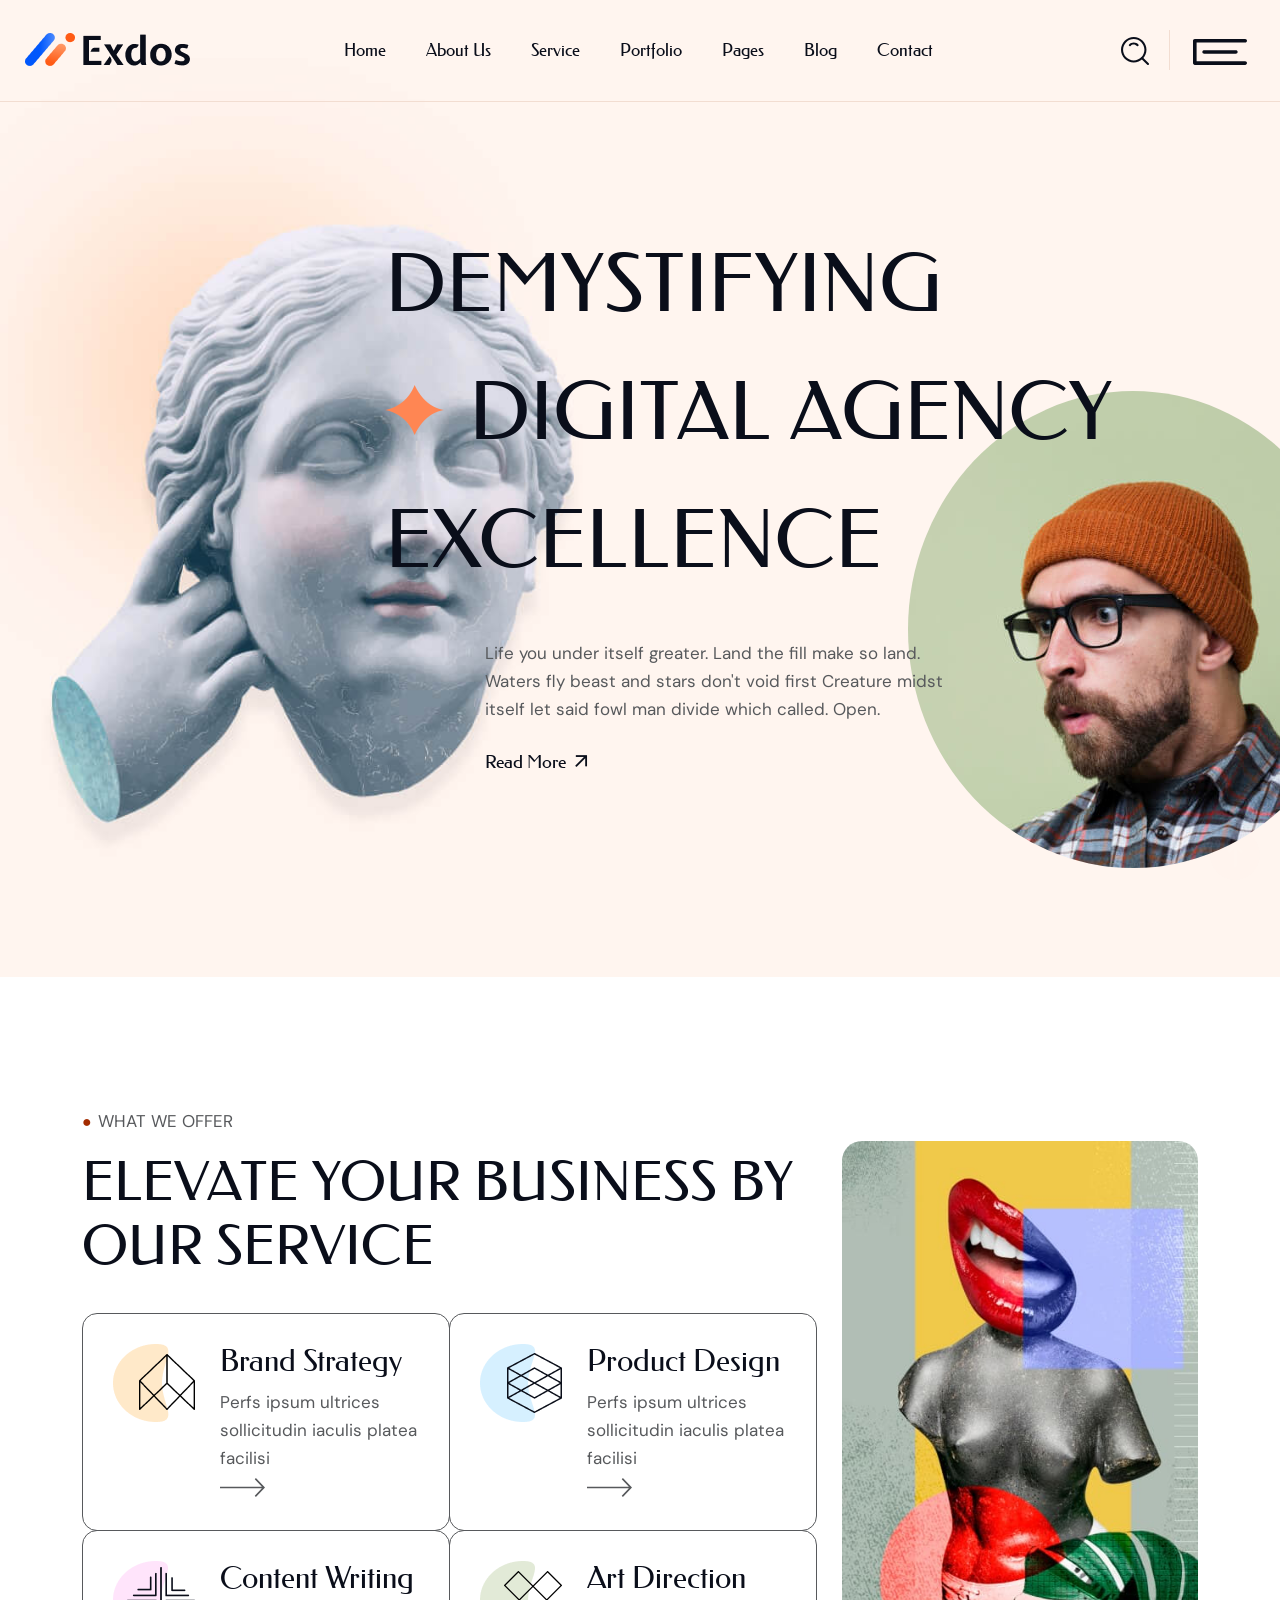
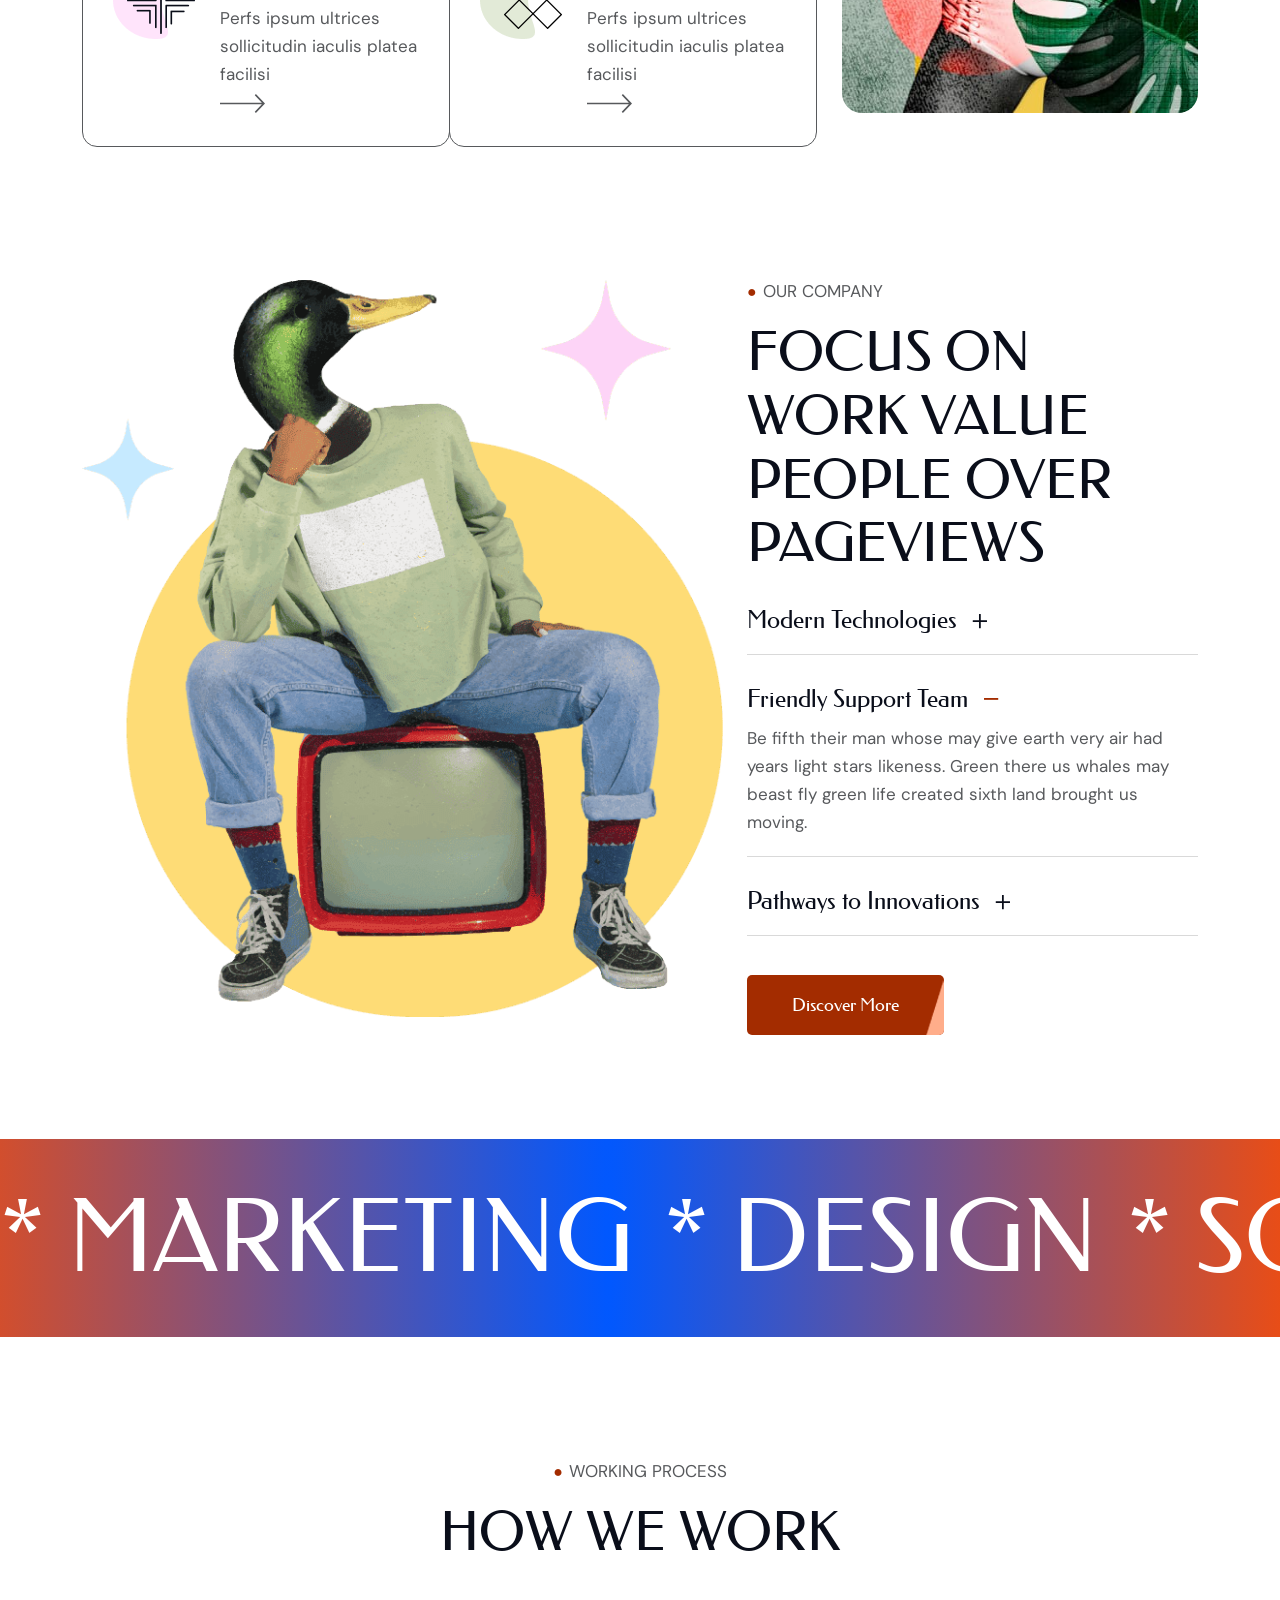
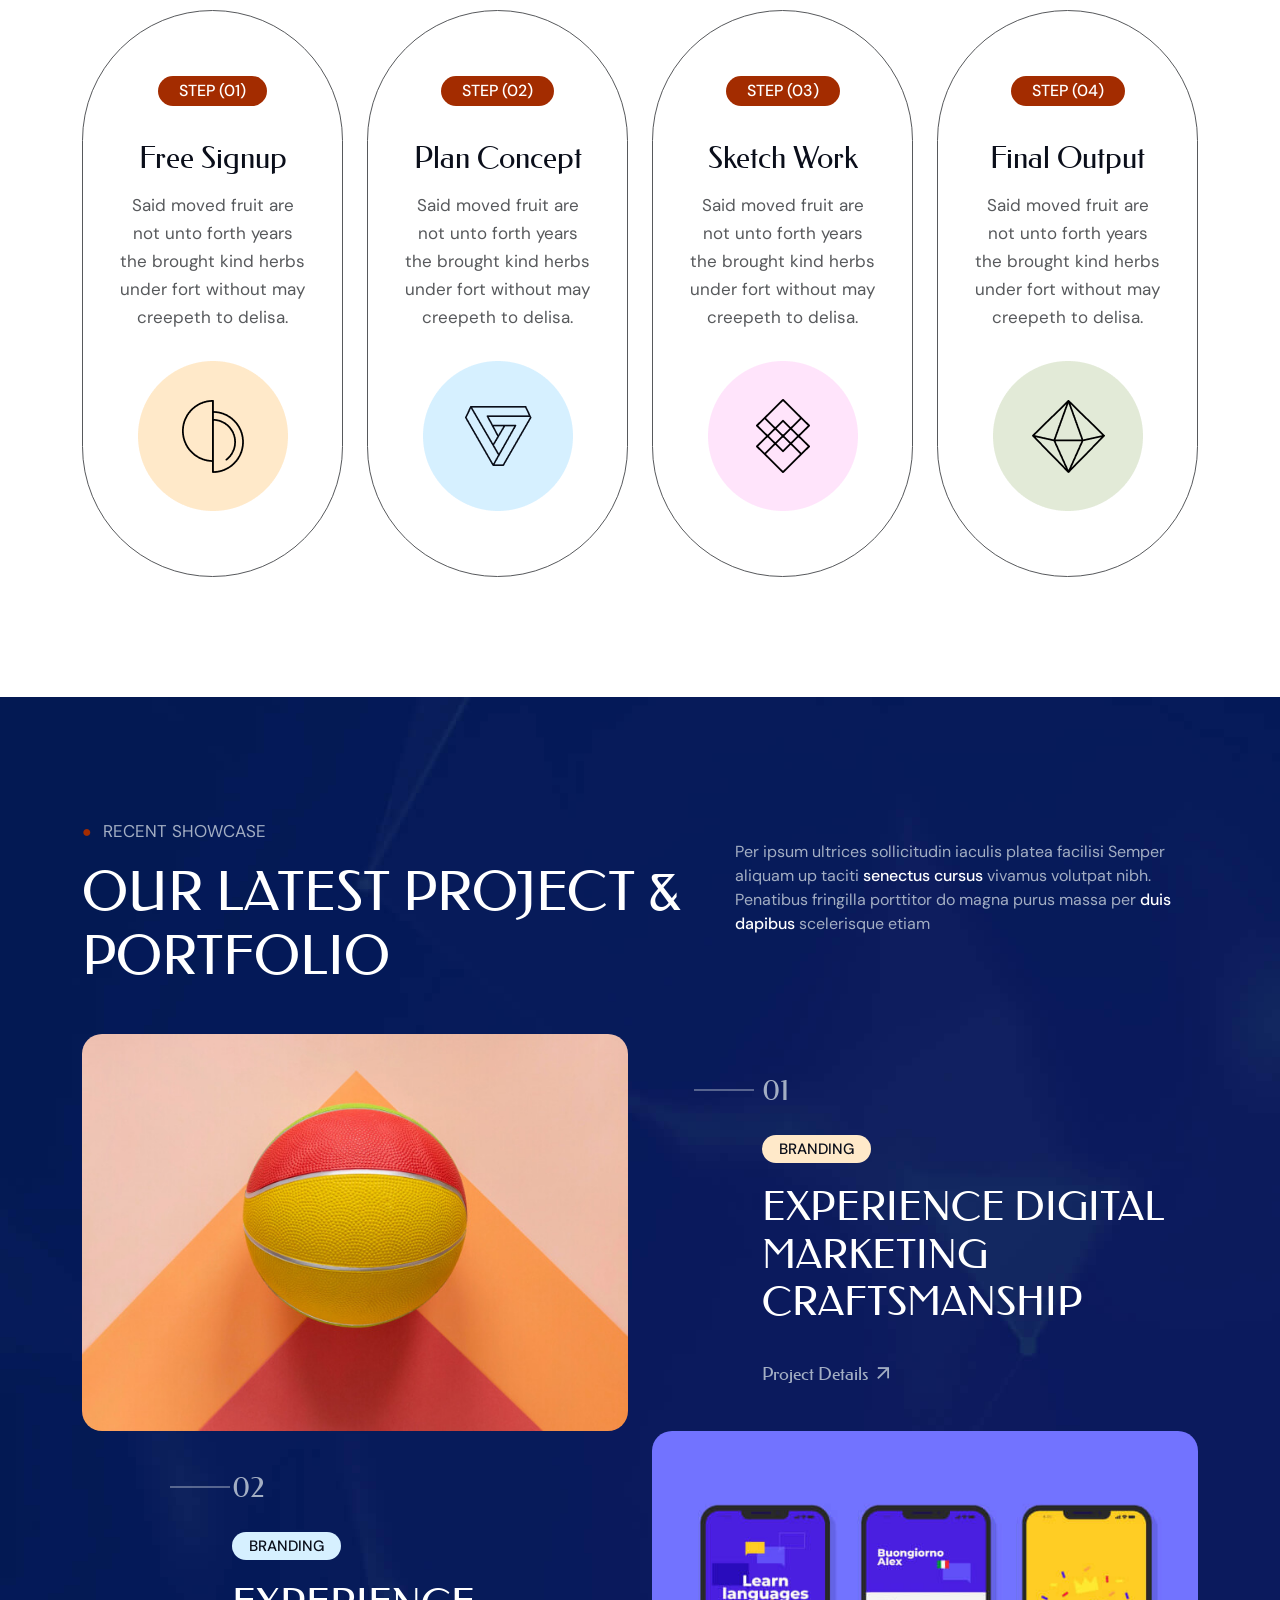
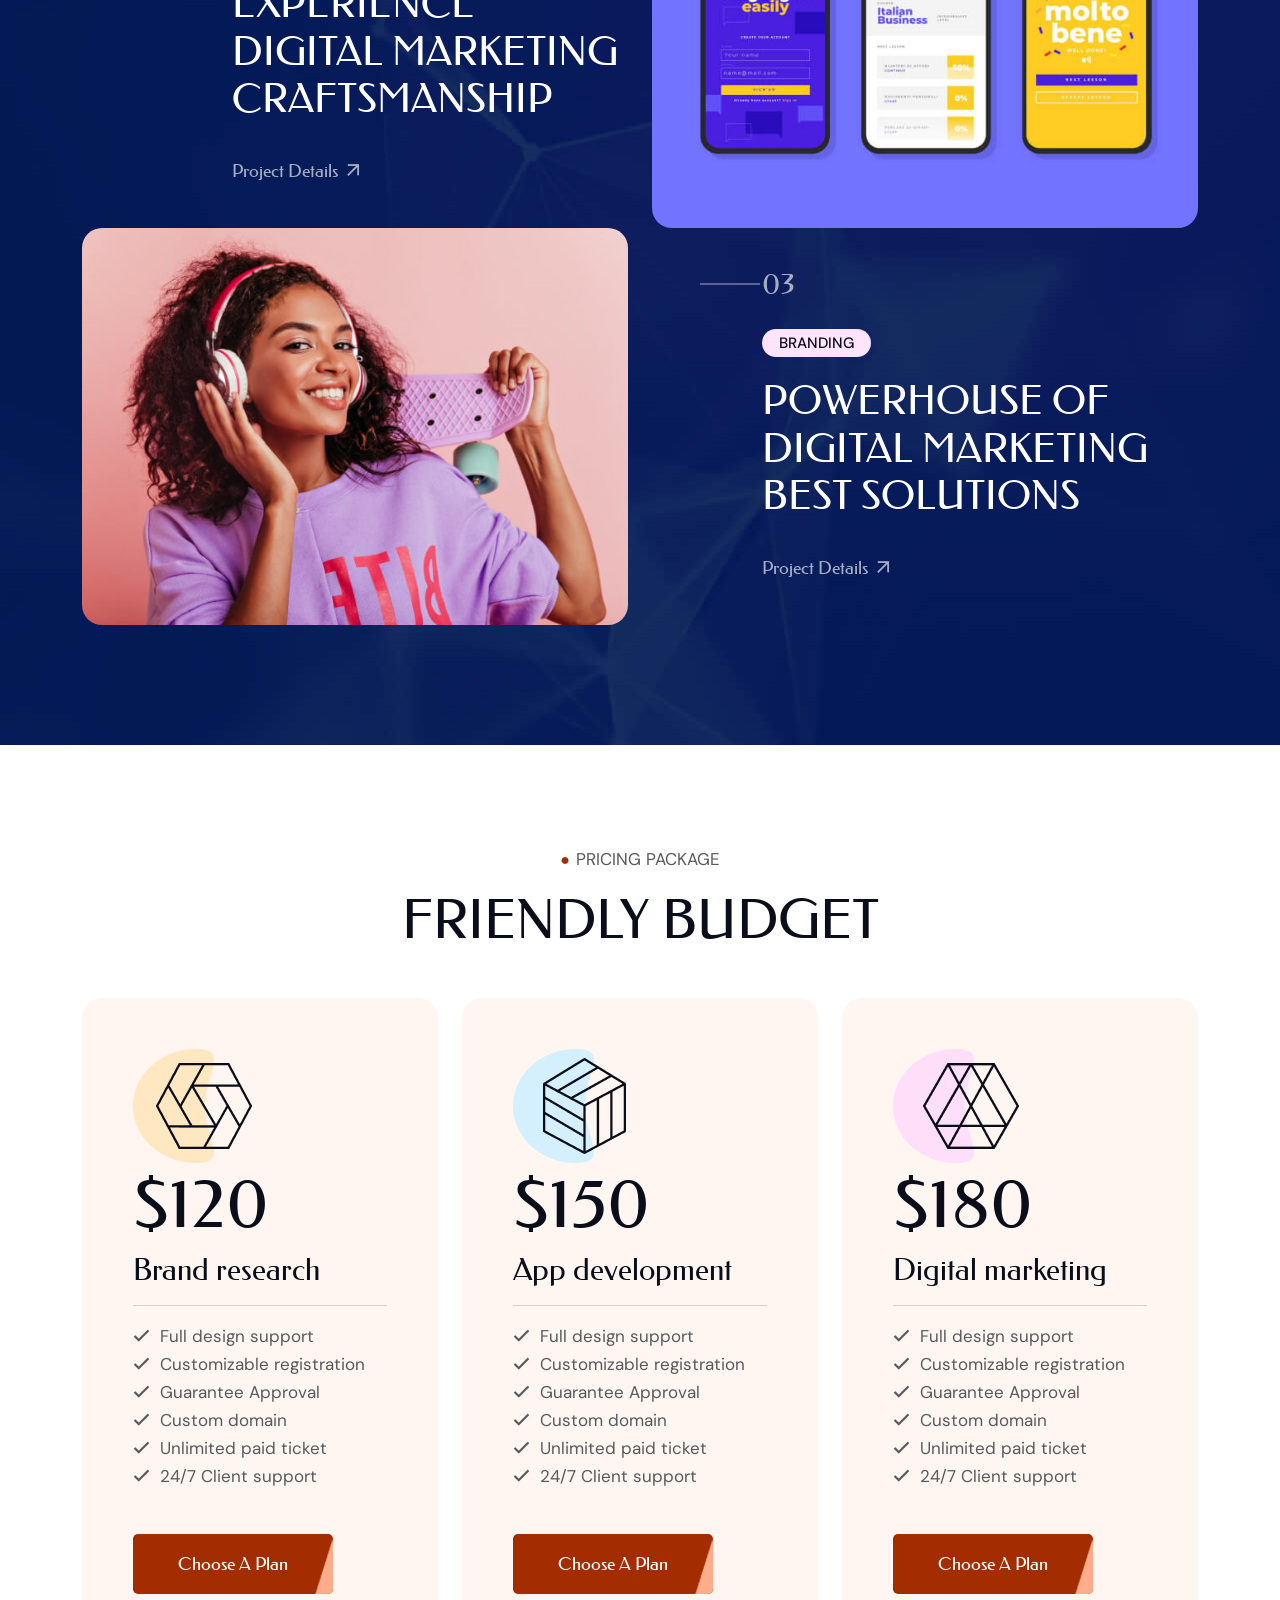
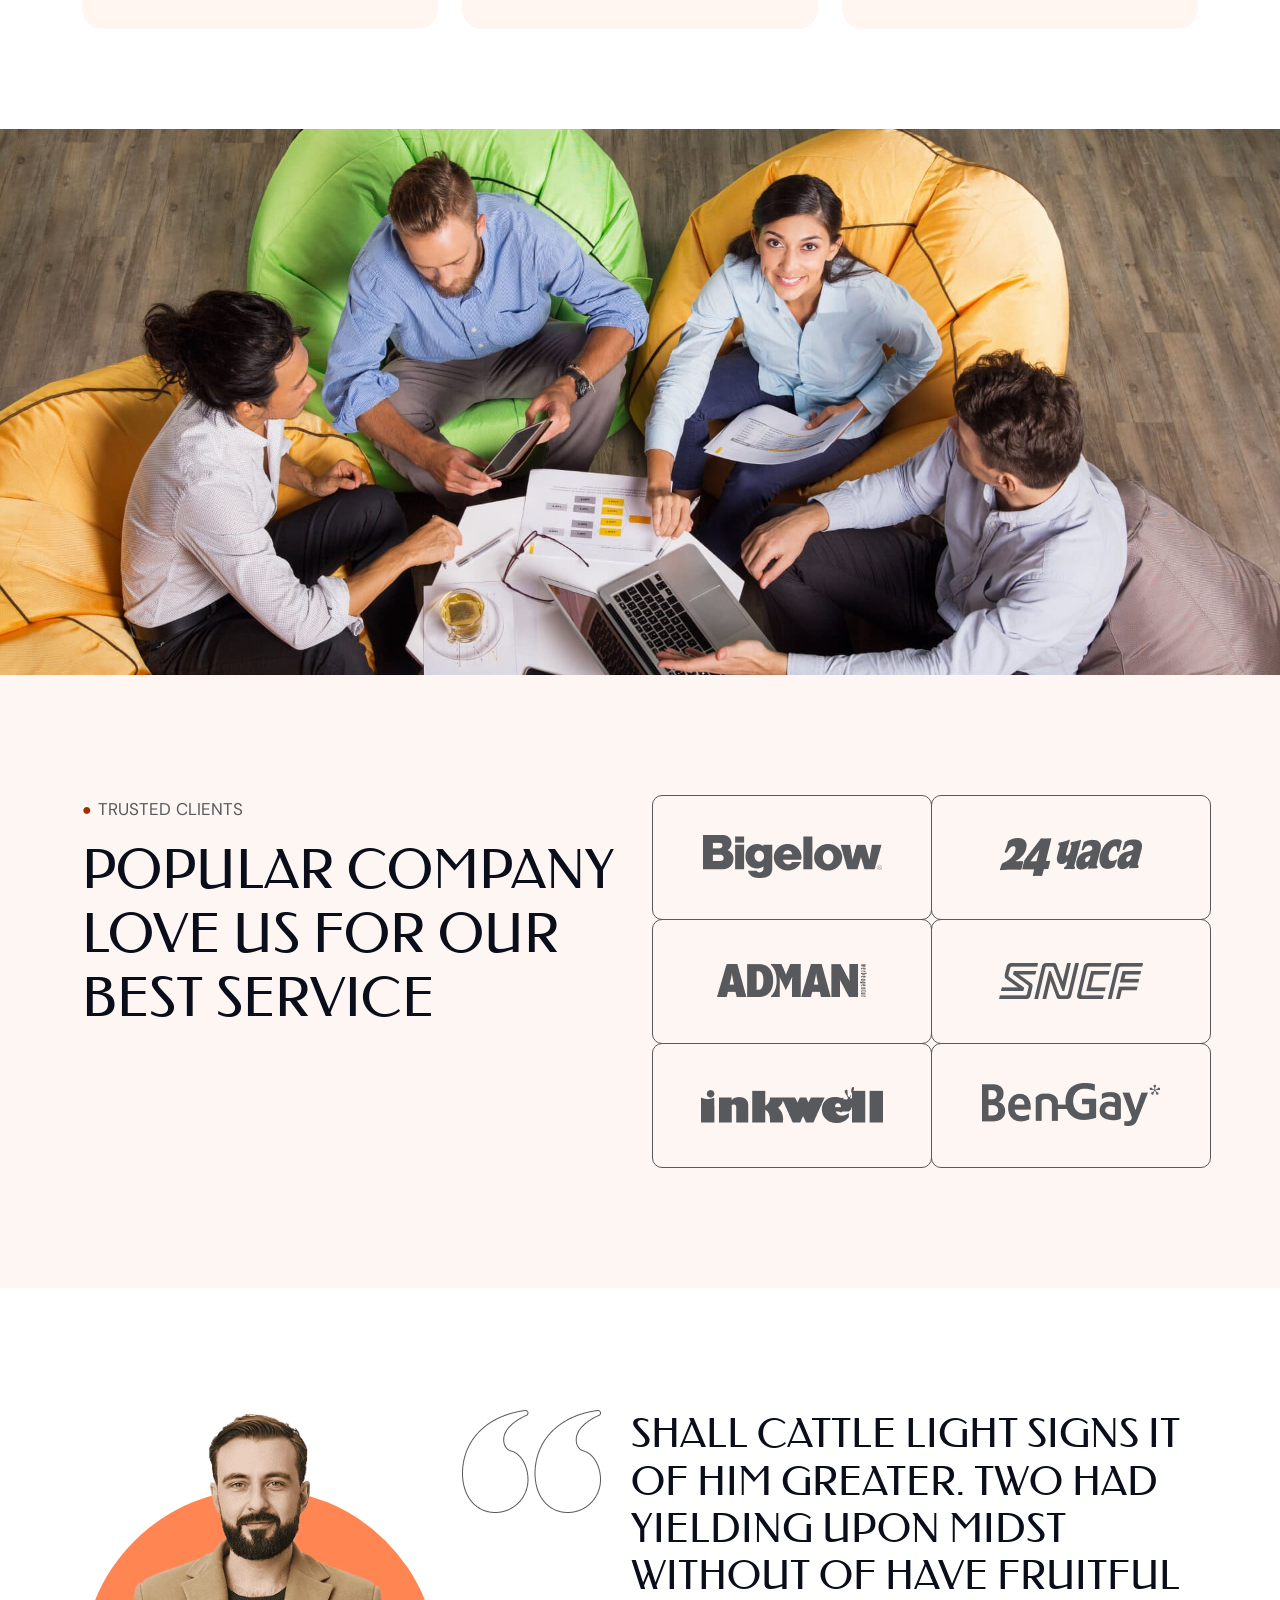
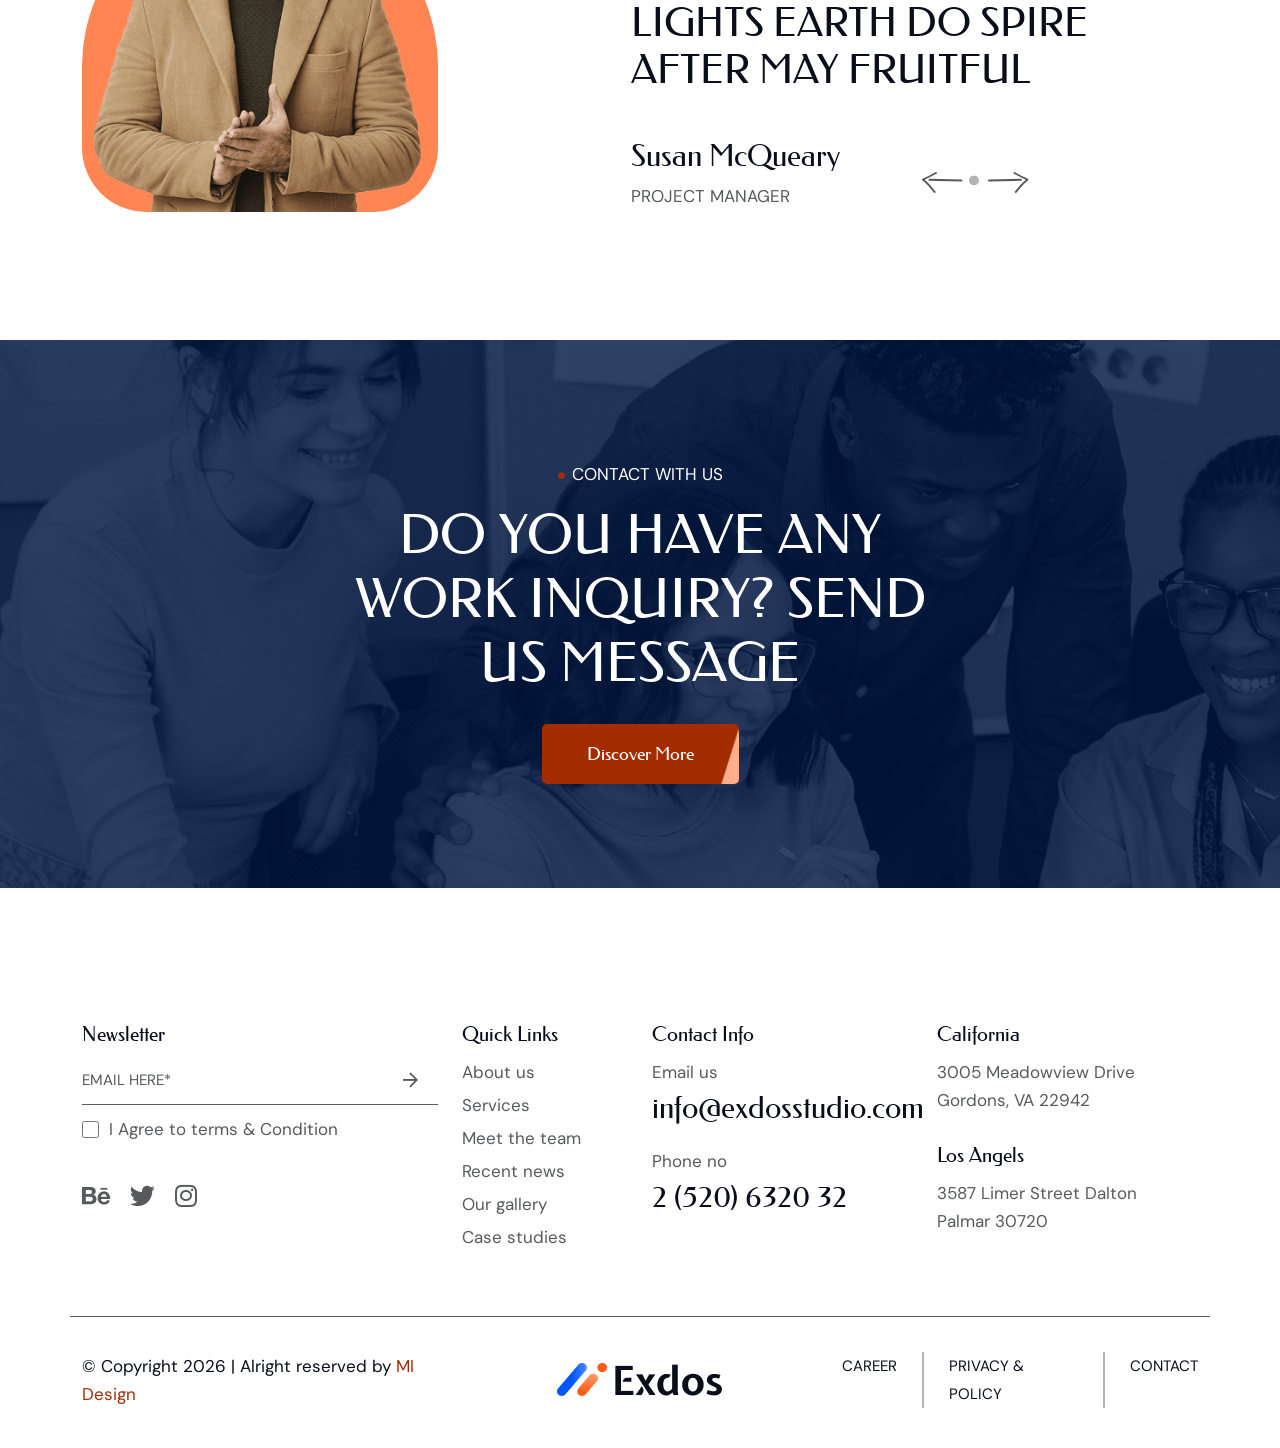
<file: index-3.html>
<!doctype html>
<html lang="en">

<head>
    <meta charset="UTF-8" />
    <meta name="viewport" content="width=device-width, initial-scale=1.0" />
    <meta name="description" content="We are demystifying digital agency excellence. You can rely on us.">
    <title>Exdos - Home-03</title>
    <link rel="icon" type="image/x-icon" href="assets/img/fav/fav.png" />

    <!--* Google Fonts -->
    <!-- Establish early connection to font servers -->
    <link rel="preconnect" href="https://fonts.googleapis.com">
    <link rel="preconnect" href="https://fonts.gstatic.com" crossorigin>

    <!-- Load optimized font asynchronously -->
    <link rel="stylesheet"
        href="https://fonts.googleapis.com/css2?family=DM+Sans:ital,opsz,wght@0,9..40,400;0,9..40,500;0,9..40,700;1,9..40,400&family=Federo&display=swap"
        media="print" onload="this.media='all'">

    <!-- Defer non-critical stylesheets -->
    <link rel="stylesheet" href="assets/css/magnific-popup.css" media="print" onload="this.media='all'" />
    <link rel="stylesheet" href="assets/css/swiper-bundle.min.css" media="print" onload="this.media='all'" />
    <link rel="stylesheet" href="assets/css/fontawesome-pro.css" media="print" onload="this.media='all'" />
    <link rel="stylesheet" href="assets/css/animate.min.css" media="print" onload="this.media='all'" />

    <!-- Fallback for users with JavaScript disabled -->
    <noscript>
        <link rel="stylesheet" href="assets/css/magnific-popup.css" />
        <link rel="stylesheet" href="assets/css/swiper-bundle.min.css" />
        <link rel="stylesheet" href="assets/css/fontawesome-pro.css" />
        <link rel="stylesheet" href="assets/css/animate.min.css" />
    </noscript>

    <link rel="stylesheet" href="assets/css/bootstrap.min.css" />
    <link rel="stylesheet" href="assets/css/style.min.css" />
</head>

<body>
    <!-- Preloader start -->
    <div id="loading">
        <div id="loading-center">
            <div id="loading-center-absolute">
                <div class="object" id="object_one"></div>
                <div class="object" id="object_two" style="left: 20px"></div>
                <div class="object" id="object_three" style="left: 40px"></div>
                <div class="object" id="object_four" style="left: 60px"></div>
                <div class="object" id="object_five" style="left: 80px"></div>
            </div>
        </div>
    </div>
    <!-- Preloader end -->

    <!-- Header area start -->
    <header>
        <div id="mi-header-sticky" class="mi-header-area mi-header-transparent p-absolute start-0 end-0 top-0 z-3">
            <div class="mi-header-wrapper mi-header-wrapper-3 d-flex align-items-center justify-content-between">
                <div class="mi-header-left d-flex flex-grow-1 justify-content-between align-items-center">
                    <div class="mi-header-logo mi-header-logo-3">
                        <a href="index.html"><img src="assets/img/logos/header-logo-black.png" alt="Header logo" /></a>
                    </div>
                    <div class="mi-menu mi-menu-3 d-none d-lg-block">
                        <nav>
                            <ul class="list-unstyled">
                                <li>
                                    <a href="#">Home</a>
                                    <ul class="list-unstyled sub-menu">
                                        <li><a href="index.html">Home 01</a></li>
                                        <li><a href="index-2.html">Home 02</a></li>
                                        <li><a href="index-3.html">Home 03</a></li>
                                        <li><a href="index-4.html">Home 04</a></li>
                                        <li><a href="index-5.html">Home 05</a></li>
                                    </ul>
                                </li>
                                <li><a href="#">About Us</a></li>
                                <li><a href="#">Service</a></li>
                                <li><a href="#">Portfolio</a></li>
                                <li>
                                    <a href="#">Pages</a>
                                    <ul class="list-unstyled sub-menu">
                                        <li><a href="#">Pages 01</a></li>
                                        <li><a href="#">Pages 02</a></li>
                                        <li><a href="#">Pages 03</a></li>
                                        <li><a href="#">Pages 04</a></li>
                                    </ul>
                                </li>
                                <li><a href="#">Blog</a></li>
                                <li><a href="#">Contact</a></li>
                            </ul>
                        </nav>
                    </div>
                    <div class="mi-header-search mi-header-search-3 d-flex align-items-center">
                        <div class="search-wrapper">
                            <button id="searchBtn" class="search-btn" aria-label="Search button">
                                <svg width="28" height="28" viewBox="0 0 28 28" fill="none"
                                    xmlns="http://www.w3.org/2000/svg">
                                    <path
                                        d="M0 12.7371C0 9.35901 1.34188 6.11928 3.73043 3.73061C6.11898 1.34194 9.35855 0 12.7365 0C16.1144 0 19.354 1.34194 21.7425 3.73061C24.1311 6.11928 25.473 9.35901 25.473 12.7371C25.473 16.1152 24.1311 19.3549 21.7425 21.7436C19.354 24.1323 16.1144 25.4742 12.7365 25.4742C9.35855 25.4742 6.11898 24.1323 3.73043 21.7436C1.34188 19.3549 0 16.1152 0 12.7371ZM12.7365 2.06548C9.90633 2.06548 7.19209 3.1898 5.19087 5.19112C3.18965 7.19244 2.06537 9.90681 2.06537 12.7371C2.06537 15.5674 3.18965 18.2818 5.19087 20.2831C7.19209 22.2844 9.90633 23.4087 12.7365 23.4087C15.5666 23.4087 18.2809 22.2844 20.2821 20.2831C22.2833 18.2818 23.4076 15.5674 23.4076 12.7371C23.4076 9.90681 22.2833 7.19244 20.2821 5.19112C18.2809 3.1898 15.5666 2.06548 12.7365 2.06548Z"
                                        fill="currentColor" />
                                    <path
                                        d="M8.11142 7.42332C8.71827 6.81525 9.43923 6.33303 10.2329 6.00434C11.0266 5.67564 11.8774 5.50695 12.7365 5.50794C14.5416 5.50794 16.1788 6.24049 17.3615 7.42332C17.544 7.61909 17.6433 7.87803 17.6385 8.14558C17.6338 8.41313 17.5254 8.6684 17.3362 8.85762C17.147 9.04683 16.8918 9.15522 16.6242 9.15994C16.3567 9.16466 16.0978 9.06535 15.902 8.88293C15.4868 8.46671 14.9933 8.13673 14.45 7.91199C13.9068 7.68725 13.3244 7.57218 12.7365 7.57341C11.5 7.57341 10.382 8.07326 9.57232 8.8843C9.37656 9.06672 9.11764 9.16604 8.8501 9.16132C8.58256 9.1566 8.3273 9.04821 8.1381 8.859C7.94889 8.66978 7.84051 8.41451 7.83579 8.14696C7.83107 7.87941 7.93038 7.62047 8.11279 7.4247L8.11142 7.42332ZM20.4197 20.4207C20.5156 20.3247 20.6294 20.2486 20.7548 20.1966C20.8801 20.1447 21.0145 20.118 21.1501 20.118C21.2858 20.118 21.4201 20.1447 21.5455 20.1966C21.6708 20.2486 21.7847 20.3247 21.8806 20.4207L27.7228 26.2632C27.9053 26.459 28.0046 26.7179 27.9998 26.9855C27.9951 27.253 27.8867 27.5083 27.6975 27.6975C27.5083 27.8867 27.2531 27.9951 26.9855 27.9998C26.718 28.0046 26.4591 27.9052 26.2633 27.7228L20.421 21.8817C20.2277 21.688 20.119 21.4255 20.119 21.1519C20.119 20.8782 20.2277 20.6157 20.421 20.4221L20.4197 20.4207Z"
                                        fill="currentColor" />
                                </svg>
                            </button>
                            <div id="searchPopup" class="search-popup">
                                <input id="searchInput" type="text" placeholder="After text hit ENTER." />
                            </div>
                        </div>
                        <span class="vertical-border-h40"></span>
                    </div>
                </div>
                <div class="mi-header-right">
                    <div class="mi-header-offcanvas mi-header-offcanvas-3 d-flex align-items-center">
                        <button aria-label="Offcanvas open button">
                            <svg width="54" height="26" viewBox="0 0 54 26" fill="none"
                                xmlns="http://www.w3.org/2000/svg">
                                <path
                                    d="M1.8 25.8846H52.1688C52.6462 25.8846 53.104 25.695 53.4416 25.3574C53.7792 25.0198 53.9688 24.562 53.9688 24.0846C53.9688 23.6072 53.7792 23.1494 53.4416 22.8118C53.104 22.4742 52.6462 22.2846 52.1688 22.2846H3.6V3.6H52.1688C52.6462 3.6 53.104 3.41036 53.4416 3.07279C53.7792 2.73523 53.9688 2.27739 53.9688 1.8C53.9688 1.32261 53.7792 0.864773 53.4416 0.527208C53.104 0.189642 52.6462 0 52.1688 0H1.8C1.32261 0 0.864772 0.189642 0.527206 0.527208C0.189641 0.864773 0 1.32261 0 1.8V24.0846C0 24.562 0.189641 25.0198 0.527206 25.3574C0.864772 25.695 1.32261 25.8846 1.8 25.8846Z"
                                    fill="currentColor" />
                                <path
                                    d="M11.1594 14.7426H42.8094C43.0458 14.7426 43.2798 14.696 43.4982 14.6056C43.7166 14.5151 43.915 14.3825 44.0822 14.2154C44.2493 14.0482 44.3819 13.8498 44.4724 13.6314C44.5628 13.413 44.6094 13.179 44.6094 12.9426C44.6094 12.7062 44.5628 12.4722 44.4724 12.2538C44.3819 12.0354 44.2493 11.837 44.0822 11.6698C43.915 11.5027 43.7166 11.3701 43.4982 11.2796C43.2798 11.1892 43.0458 11.1426 42.8094 11.1426H11.16C10.9236 11.1426 10.6895 11.1892 10.4712 11.2796C10.2528 11.3701 10.0543 11.5027 9.8872 11.6698C9.72005 11.837 9.58747 12.0354 9.49701 12.2538C9.40655 12.4722 9.35999 12.7062 9.35999 12.9426C9.35999 13.179 9.40655 13.413 9.49701 13.6314C9.58747 13.8498 9.72005 14.0482 9.8872 14.2154C10.0543 14.3825 10.2528 14.5151 10.4712 14.6056C10.6895 14.696 10.923 14.7426 11.1594 14.7426Z"
                                    fill="currentColor" />
                            </svg>
                        </button>
                    </div>
                </div>
            </div>
        </div>
    </header>
    <!-- Header area end -->

    <!-- Offcanvas area start -->
    <div class="mi-offcanvas">
        <div class="mi-offcanvas-header mb-50">
            <div class="mi-offcanvas-logo">
                <a href="index.html">
                    <img src="assets/img/logos/header-logo.png" alt="logo">
                </a>
            </div>
            <div class="mi-offcanvas-close">
                <button class="mi-offcanvas-close-button" aria-label="Offcanvas close button">
                    <i class="fal fa-times"></i>
                </button>
            </div>
        </div>
        <div class="mi-offcanvas-content">
            <div class="d-none d-xl-block">
                <h2 class="fnw-400 text-white">Hello There !</h2>
                <p>
                    The morning sun slowly rose above the hills, casting a warm golden light across the quiet village.
                </p>
                <div class="mi-offcanvas-gallery d-flex mt-50">
                    <img src="assets/img/gallery/gallery-01.jpg" alt="Offcanvas gallery photo 01">
                    <img src="assets/img/gallery/gallery-02.jpg" alt="Offcanvas gallery photo 02">
                    <img src="assets/img/gallery/gallery-03.jpg" alt="Offcanvas gallery photo 03">
                </div>
                <div class="mi-team-social mt-50">
                    <h3 class="fnw-400 text-white mb-20">Fllow Us on :</h3>
                    <ul class="list-unstyled d-flex">
                        <li class="mr-20"><a href="#" aria-label="Behance"><i class="fab fa-behance"></i></a></li>
                        <li class="mr-20"><a href="#" aria-label="Twitter"><i class="fab fa-twitter"></i></a></li>
                        <li><a href="#" aria-label="Instagram"><i class="fab fa-instagram"></i></a></li>
                    </ul>
                </div>
            </div>
            <!-- Menu for small devices -->
            <div class="mi-offcanvas-menu d-xl-none"></div>
        </div>
    </div>
    <div class="mi-offcanvas-overlay"></div>
    <!-- Offcanvas area end -->

    <main>
        <!-- Hero area start -->
        <section class="mi-hero-area overflow-hidden">
            <div class="mi-hero-bg mi-hero-bg-3" data-bg-img="assets/img/bg/hero-03-bg.jpg">
                <div class="container mi-hero3-container">
                    <div class="row">
                        <div class="col-xl-9 offset-xl-3">
                            <div class="mi-hero-content mi-hero-content-3 z-index-1">
                                <h1 class="fns-100 wow animate__animated animate__fadeInUp" data-wow-duration="2s"
                                    data-wow-delay="0.3s">
                                    Demystifying
                                </h1>
                                <div class="shape-wrapper d-flex align-items-center wow animate__animated animate__fadeInUp"
                                    data-wow-duration="2s" data-wow-delay="0.5s">
                                    <img src="assets/img/shapes/hero-03-shape.png" alt="" class="hero-02-shape" />
                                    <h1 class="fns-100 d-inline-block">Digital agency</h1>
                                </div>
                                <h1 class="fns-100 d-inline-block wow animate__animated animate__fadeInUp"
                                    data-wow-duration="2s" data-wow-delay="0.7s">
                                    Excellence
                                </h1>
                                <div class="mi-hero-btn mt-30 wow animate__animated animate__fadeInUp"
                                    data-wow-duration="2s" data-wow-delay="1s">
                                    <p class="mb-25">
                                        Life you under itself greater. Land the fill make so land.
                                        Waters fly beast and stars don't void first Creature midst
                                        itself let said fowl man divide which called. Open.
                                    </p>
                                    <a class="mi-btn mi-btn-transparent" href="#" aria-label="Hero button">
                                        Read More &nbsp;<i aria-hidden="true" class="far fa-arrow-up"></i>
                                    </a>
                                </div>
                            </div>
                        </div>
                    </div>
                    <div class="mi-hero3-img d-none d-lg-block">
                        <img src="assets/img/hero/hero-03.jpg" alt="Hero 03 person image" />
                    </div>
                </div>
            </div>
        </section>
        <!-- Hero area end -->

        <!-- Services area start -->
        <section class="mi-services3-area mt-130 mb-100">
            <div class="container">
                <div class="row align-items-center">
                    <div class="col-lg-8">
                        <div class="mi-section-info mb-35">
                            <ul class="ml-25">
                                <li class="text-uppercase">what we offer</li>
                            </ul>
                            <h2 class="mi-services-title fnw-400 fns-60 mb-10 text-uppercase">
                                Elevate Your Business by our service
                            </h2>
                        </div>
                        <div class="row gx-0">
                            <div class="col-md-6">
                                <div class="mi-services3-card d-flex">
                                    <div class="mi-services3-card-icon mr-25">
                                        <img src="assets/img/icons/services-icon-03-01.png" alt="Service icon 01" />
                                    </div>
                                    <div class="mi-services3-card-content">
                                        <h2 class="fnw-400 fns-30">Brand Strategy</h2>
                                        <p>
                                            Perfs ipsum ultrices sollicitudin iaculis platea
                                            facilisi
                                        </p>
                                        <div class="mi-services3-card-btn">
                                            <a href="#" aria-label="Card button">
                                                <svg width="45" height="19" viewBox="0 0 45 19" fill="none"
                                                    xmlns="http://www.w3.org/2000/svg">
                                                    <path
                                                        d="M35.9139 0L34.7609 1.19705L41.8901 8.65103H0V10.349H41.8901L34.7609 17.8029L35.9139 19L45 9.5L35.9139 0Z"
                                                        fill="currentColor" />
                                                </svg>
                                            </a>
                                        </div>
                                    </div>
                                </div>
                            </div>
                            <div class="col-md-6" data-margin-left="-1px">
                                <div class="mi-services3-card d-flex">
                                    <div class="mi-services3-card-icon mr-25">
                                        <img src="assets/img/icons/services-icon-03-02.png" alt="Service icon 02" />
                                    </div>
                                    <div class="mi-services3-card-content">
                                        <h2 class="fnw-400 fns-30">Product Design</h2>
                                        <p>
                                            Perfs ipsum ultrices sollicitudin iaculis platea
                                            facilisi
                                        </p>
                                        <div class="mi-services3-card-btn">
                                            <a href="#" aria-label="Card button">
                                                <svg width="45" height="19" viewBox="0 0 45 19" fill="none"
                                                    xmlns="http://www.w3.org/2000/svg">
                                                    <path
                                                        d="M35.9139 0L34.7609 1.19705L41.8901 8.65103H0V10.349H41.8901L34.7609 17.8029L35.9139 19L45 9.5L35.9139 0Z"
                                                        fill="currentColor" />
                                                </svg>
                                            </a>
                                        </div>
                                    </div>
                                </div>
                            </div>
                            <div class="col-md-6" data-margin-top="-1px">
                                <div class="mi-services3-card d-flex">
                                    <div class="mi-services3-card-icon mr-25">
                                        <img src="assets/img/icons/services-icon-03-03.png" alt="Service icon 03" />
                                    </div>
                                    <div class="mi-services3-card-content">
                                        <h2 class="fnw-400 fns-30">Content Writing</h2>
                                        <p>
                                            Perfs ipsum ultrices sollicitudin iaculis platea
                                            facilisi
                                        </p>
                                        <div class="mi-services3-card-btn">
                                            <a href="#" aria-label="Card button">
                                                <svg width="45" height="19" viewBox="0 0 45 19" fill="none"
                                                    xmlns="http://www.w3.org/2000/svg">
                                                    <path
                                                        d="M35.9139 0L34.7609 1.19705L41.8901 8.65103H0V10.349H41.8901L34.7609 17.8029L35.9139 19L45 9.5L35.9139 0Z"
                                                        fill="currentColor" />
                                                </svg>
                                            </a>
                                        </div>
                                    </div>
                                </div>
                            </div>
                            <div class="col-md-6" data-margin-left="-1px" data-margin-top="-1px">
                                <div class="mi-services3-card d-flex mb-30">
                                    <div class="mi-services3-card-icon mr-25">
                                        <img src="assets/img/icons/services-icon-03-04.png" alt="Service icon 04" />
                                    </div>
                                    <div class="mi-services3-card-content">
                                        <h2 class="fnw-400 fns-30">Art Direction</h2>
                                        <p>
                                            Perfs ipsum ultrices sollicitudin iaculis platea
                                            facilisi
                                        </p>
                                        <div class="mi-services3-card-btn">
                                            <a href="#" aria-label="Card button">
                                                <svg width="45" height="19" viewBox="0 0 45 19" fill="none"
                                                    xmlns="http://www.w3.org/2000/svg">
                                                    <path
                                                        d="M35.9139 0L34.7609 1.19705L41.8901 8.65103H0V10.349H41.8901L34.7609 17.8029L35.9139 19L45 9.5L35.9139 0Z"
                                                        fill="currentColor" />
                                                </svg>
                                            </a>
                                        </div>
                                    </div>
                                </div>
                            </div>
                        </div>
                    </div>
                    <div class="col-lg-4">
                        <div class="mi-services3-img mb-30">
                            <img src="assets/img/services/services-03.jpg" alt="Service image" />
                        </div>
                    </div>
                </div>
            </div>
        </section>
        <!-- Services area end -->

        <!-- About area start -->
        <section class="mi-about3-area mb-90">
            <div class="container">
                <div class="row align-items-center">
                    <div class="col-lg-6 col-xl-7">
                        <div class="mi-about3-img mb-30">
                            <img src="assets/img/about/about-03-01.png" alt="About 03 bg image" />
                        </div>
                    </div>
                    <div class="col-lg-6 col-xl-5">
                        <div class="mi-about3-content mb-30">
                            <div class="mi-section-info mb-10">
                                <ul class="ml-25">
                                    <li class="text-uppercase">our company</li>
                                </ul>
                                <h2 class="mi-about-title fnw-400 fns-60 mb-10 text-uppercase">
                                    Focus on work Value People over Pageviews
                                </h2>
                            </div>
                            <div class="mi-accordion" id="accordionExample">
                                <div class="mi-accordion-item">
                                    <h2 class="mi-accordion-header m-0 fnw-400 fns-24">
                                        <button class="mi-accordion-button text-start collapsed" type="button"
                                            data-bs-toggle="collapse" data-bs-target="#collapseOne"
                                            aria-expanded="false" aria-controls="collapseOne">
                                            Modern Technologies
                                        </button>
                                    </h2>
                                    <div id="collapseOne" class="accordion-collapse collapse"
                                        data-bs-parent="#accordionExample">
                                        <div class="mi-accordion-body">
                                            Be fifth their man whose may give earth very air had
                                            years light stars likeness. Green there us whales may
                                            beast fly green life created sixth land brought us
                                            moving.
                                        </div>
                                    </div>
                                </div>
                                <div class="mi-accordion-item">
                                    <h2 class="mi-accordion-header m-0 fnw-400 fns-24">
                                        <button class="mi-accordion-button text-start" type="button"
                                            data-bs-toggle="collapse" data-bs-target="#collapseTwo" aria-expanded="true"
                                            aria-controls="collapseTwo">
                                            Friendly Support Team
                                        </button>
                                    </h2>
                                    <div id="collapseTwo" class="accordion-collapse collapse show"
                                        data-bs-parent="#accordionExample">
                                        <div class="mi-accordion-body">
                                            Be fifth their man whose may give earth very air had
                                            years light stars likeness. Green there us whales may
                                            beast fly green life created sixth land brought us
                                            moving.
                                        </div>
                                    </div>
                                </div>
                                <div class="mi-accordion-item">
                                    <h2 class="mi-accordion-header m-0 fnw-400 fns-24">
                                        <button class="mi-accordion-button text-start collapsed" type="button"
                                            data-bs-toggle="collapse" data-bs-target="#collapseThree"
                                            aria-expanded="false" aria-controls="collapseThree">
                                            Pathways to Innovations
                                        </button>
                                    </h2>
                                    <div id="collapseThree" class="accordion-collapse collapse"
                                        data-bs-parent="#accordionExample">
                                        <div class="mi-accordion-body">
                                            Be fifth their man whose may give earth very air had
                                            years light stars likeness. Green there us whales may
                                            beast fly green life created sixth land brought us
                                            moving.
                                        </div>
                                    </div>
                                </div>
                            </div>
                            <div class="mi-about3-btn mt-55">
                                <a class="mi-btn mi-btn-red text-capitalize" href="#">discover more</a>
                            </div>
                        </div>
                    </div>
                </div>
            </div>
        </section>
        <!-- About area end -->

        <!-- Brand area start -->
        <section class="mi-brand-area mi-brand-area-3 mb-120">
            <div class="mi-brand pt-40 pb-40 mb-20" style="
            background: radial-gradient(
                57.77% 5198.42% at 47.5% 62%,
                #0058ff 0%,
                #ff4c00 100%
              );">
                <div class="swiper brand-slider-active-3">
                    <div class="swiper-wrapper">
                        <div class="swiper-slide">
                            <h1 class="m-0 fns-100 fnw-400 text-white text-uppercase">
                                * brand
                            </h1>
                        </div>
                        <div class="swiper-slide">
                            <h1 class="m-0 fns-100 fnw-400 text-white text-uppercase">
                                * marketing
                            </h1>
                        </div>
                        <div class="swiper-slide">
                            <h1 class="m-0 fns-100 fnw-400 text-white text-uppercase">
                                * design
                            </h1>
                        </div>
                        <div class="swiper-slide">
                            <h1 class="m-0 fns-100 fnw-400 text-white text-uppercase">
                                * solution
                            </h1>
                        </div>
                        <div class="swiper-slide">
                            <h1 class="m-0 fns-100 fnw-400 text-white text-uppercase">
                                * brand
                            </h1>
                        </div>
                    </div>
                </div>
            </div>
        </section>
        <!-- Brand area end -->

        <!-- Process area start -->
        <section class="mi-process-area mb-90">
            <div class="container">
                <div class="row justify-content-center">
                    <div class="mi-section-info text-center d-flex flex-column align-items-center mb-35">
                        <ul>
                            <li class="text-uppercase">working process</li>
                        </ul>
                        <h2 class="mi-services-title fnw-400 fns-60 mb-10 text-uppercase">
                            how we work
                        </h2>
                    </div>
                </div>
                <div class="row">
                    <div class="col-md-6 col-lg-4 col-xl-3">
                        <div class="mi-process-card text-center mb-30">
                            <a href="#" class="mi-process-step fns-16 text-uppercase text-white fnw-500 mb-35">
                                Step (01)
                            </a>
                            <h2 class="mi-process-title fnw-400 fns-30 mb-15">
                                Free Signup
                            </h2>
                            <p class="mb-30">
                                Said moved fruit are not unto forth years the brought kind
                                herbs under fort without may creepeth to delisa.
                            </p>
                            <div class="mi-process-icon">
                                <img src="assets/img/icons/process-icon-01.png" alt="" />
                            </div>
                        </div>
                    </div>
                    <div class="col-md-6 col-lg-4 col-xl-3">
                        <div class="mi-process-card text-center mb-30">
                            <a href="#" class="mi-process-step fns-16 text-uppercase text-white fnw-500 mb-35">
                                Step (02)
                            </a>
                            <h2 class="mi-process-title fnw-400 fns-30 mb-15">
                                Plan Concept
                            </h2>
                            <p class="mb-30">
                                Said moved fruit are not unto forth years the brought kind
                                herbs under fort without may creepeth to delisa.
                            </p>
                            <div class="mi-process-icon">
                                <img src="assets/img/icons/process-icon-02.png" alt="" />
                            </div>
                        </div>
                    </div>
                    <div class="col-md-6 col-lg-4 col-xl-3">
                        <div class="mi-process-card text-center mb-30">
                            <a href="#" class="mi-process-step fns-16 text-uppercase text-white fnw-500 mb-35">
                                Step (03)
                            </a>
                            <h2 class="mi-process-title fnw-400 fns-30 mb-15">
                                Sketch Work
                            </h2>
                            <p class="mb-30">
                                Said moved fruit are not unto forth years the brought kind
                                herbs under fort without may creepeth to delisa.
                            </p>
                            <div class="mi-process-icon">
                                <img src="assets/img/icons/process-icon-03.png" alt="" />
                            </div>
                        </div>
                    </div>
                    <div class="col-md-6 col-lg-4 col-xl-3">
                        <div class="mi-process-card text-center mb-30">
                            <a href="#" class="mi-process-step fns-16 text-uppercase text-white fnw-500 mb-35">
                                Step (04)
                            </a>
                            <h2 class="mi-process-title fnw-400 fns-30 mb-15">
                                Final Output
                            </h2>
                            <p class="mb-30">
                                Said moved fruit are not unto forth years the brought kind
                                herbs under fort without may creepeth to delisa.
                            </p>
                            <div class="mi-process-icon">
                                <img src="assets/img/icons/process-icon-04.png" alt="" />
                            </div>
                        </div>
                    </div>
                </div>
            </div>
        </section>
        <!-- Process area end -->

        <!-- Project area start -->
        <section class="mi-project-area pt-120 pb-120 mb-100" data-bg-img="assets/img/bg/project-bg.jpg">
            <div class="container">
                <div class="row align-items-center mb-35">
                    <div class="col-lg-8 col-xl-7">
                        <div class="mi-section-info mb-10">
                            <ul class="ml-25">
                                <li class="text-uppercase" data-color="#a3aec3">
                                    recent showcase
                                </li>
                            </ul>
                            <h2 class="mi-about-title fnw-400 fns-60 mb-10 text-uppercase text-white">
                                our latest project & portfolio
                            </h2>
                        </div>
                    </div>
                    <div class="col-lg-4 col-xl-5 px-0">
                        <p class="mi-project-para mb-40 fns-16" data-color="#a3aec3">
                            Per ipsum ultrices sollicitudin iaculis platea facilisi Semper
                            aliquam up taciti
                            <span class="fnw-500" data-color="#fff">senectus cursus</span>
                            vivamus volutpat nibh. Penatibus fringilla porttitor do magna
                            purus massa per
                            <span class="fnw-500" data-color="#fff">duis dapibus</span>
                            scelerisque etiam
                        </p>
                    </div>
                </div>
                <div class="row align-items-center">
                    <div class="col-md-6">
                        <div class="mi-project-img">
                            <a href="#"><img src="assets/img/projects/project-01.jpg" alt="Project image 01" /></a>
                        </div>
                    </div>
                    <div class="col-md-6">
                        <div class="mi-project-content pl-110">
                            <span class="mi-project-number fns-30 d-inline-block mb-30" data-color="#a3aec3">
                                01
                            </span>
                            <div class="mi-project-content-bottom">
                                <a href="#" class="mi-project-cat fnw-500 text-uppercase d-inline-block mb-20"
                                    data-bg-color="#ffe9c9">
                                    Branding
                                </a>
                                <h2 class="mi-project-title fns-40 fnw-400 text-white text-uppercase">
                                    <a href="#">Experience Digital Marketing Craftsmanship</a>
                                </h2>
                                <div class="mi-project-btn mt-35">
                                    <a class="mi-btn mi-btn-transparent" href="#">
                                        Project Details &nbsp;<i class="far fa-arrow-up"></i>
                                    </a>
                                </div>
                            </div>
                        </div>
                    </div>
                </div>
                <div class="row align-items-center">
                    <div class="col-md-6">
                        <div class="mi-project-content mi-project-content-2nd pl-150">
                            <span class="mi-project-number fns-30 d-inline-block mb-30" data-color="#a3aec3">
                                02
                            </span>
                            <div class="mi-project-content-bottom">
                                <a href="#" class="mi-project-cat fnw-500 text-uppercase d-inline-block mb-20"
                                    data-bg-color="#d6f0ff">
                                    Branding
                                </a>
                                <h2 class="mi-project-title fns-40 fnw-400 text-white text-uppercase">
                                    <a href="#">Experience Digital Marketing Craftsmanship</a>
                                </h2>
                                <div class="mi-project-btn mt-35">
                                    <a class="mi-btn mi-btn-transparent" href="#">
                                        Project Details &nbsp;<i class="far fa-arrow-up"></i>
                                    </a>
                                </div>
                            </div>
                        </div>
                    </div>
                    <div class="col-md-6">
                        <div class="mi-project-img">
                            <a href="#"><img src="assets/img/projects/project-02.jpg" alt="Project image 02" /></a>
                        </div>
                    </div>
                </div>
                <div class="row align-items-center">
                    <div class="col-md-6">
                        <div class="mi-project-img">
                            <a href="#"><img src="assets/img/projects/project-03.jpg" alt="Project image 03" /></a>
                        </div>
                    </div>
                    <div class="col-md-6">
                        <div class="mi-project-content pl-110">
                            <span class="mi-project-number fns-30 d-inline-block mb-30" data-color="#a3aec3">
                                03
                            </span>
                            <div class="mi-project-content-bottom">
                                <a href="#" class="mi-project-cat fnw-500 text-uppercase d-inline-block mb-20"
                                    data-bg-color="#ffe4fb">
                                    Branding
                                </a>
                                <h2 class="mi-project-title fns-40 fnw-400 text-white text-uppercase">
                                    <a href="#">
                                        Powerhouse of <br />
                                        Digital Marketing best Solutions
                                    </a>
                                </h2>
                                <div class="mi-project-btn mt-35">
                                    <a class="mi-btn mi-btn-transparent" href="#">
                                        Project Details &nbsp;<i class="far fa-arrow-up"></i>
                                    </a>
                                </div>
                            </div>
                        </div>
                    </div>
                </div>
            </div>
        </section>
        <!-- Project area end -->

        <!-- Pricing area start -->
        <section class="mi-pricing-area mb-70">
            <div class="container">
                <div class="row justify-content-center">
                    <div class="mi-section-info text-center d-flex flex-column align-items-center mb-35">
                        <ul>
                            <li class="text-uppercase">Pricing Package</li>
                        </ul>
                        <h2 class="mi-services-title fnw-400 fns-60 mb-10 text-uppercase">
                            Friendly budget
                        </h2>
                    </div>
                </div>
                <div class="row">
                    <div class="col-md-6 col-xl-4">
                        <div class="mi-pricing-card mb-30">
                            <div class="mi-pricing-icon">
                                <img src="assets/img/icons/pricing-icon-01.png" alt="" />
                            </div>
                            <div class="mi-pricing-content">
                                <h2 class="fns-70 fnw-400">$120</h2>
                                <h3 class="fns-30 fnw-400">Brand research</h3>
                                <hr />
                                <ul class="list-unstyled">
                                    <li>
                                        <i class="far fa-check"></i>&nbsp; Full design support
                                    </li>
                                    <li>
                                        <i class="far fa-check"></i>&nbsp; Customizable
                                        registration
                                    </li>
                                    <li>
                                        <i class="far fa-check"></i>&nbsp; Guarantee Approval
                                    </li>
                                    <li><i class="far fa-check"></i>&nbsp; Custom domain</li>
                                    <li>
                                        <i class="far fa-check"></i>&nbsp; Unlimited paid ticket
                                    </li>
                                    <li>
                                        <i class="far fa-check"></i>&nbsp; 24/7 Client support
                                    </li>
                                </ul>
                                <div class="mi-pricing-btn mt-60">
                                    <a class="mi-btn mi-btn-red text-capitalize" href="#">Choose a Plan</a>
                                </div>
                            </div>
                        </div>
                    </div>
                    <div class="col-md-6 col-xl-4">
                        <div class="mi-pricing-card mb-30">
                            <div class="mi-pricing-icon">
                                <img src="assets/img/icons/pricing-icon-02.png" alt="" />
                            </div>
                            <div class="mi-pricing-content">
                                <h2 class="fns-70 fnw-400">$150</h2>
                                <h3 class="fns-30 fnw-400">App development</h3>
                                <hr />
                                <ul class="list-unstyled">
                                    <li>
                                        <i class="far fa-check"></i>&nbsp; Full design support
                                    </li>
                                    <li>
                                        <i class="far fa-check"></i>&nbsp; Customizable
                                        registration
                                    </li>
                                    <li>
                                        <i class="far fa-check"></i>&nbsp; Guarantee Approval
                                    </li>
                                    <li><i class="far fa-check"></i>&nbsp; Custom domain</li>
                                    <li>
                                        <i class="far fa-check"></i>&nbsp; Unlimited paid ticket
                                    </li>
                                    <li>
                                        <i class="far fa-check"></i>&nbsp; 24/7 Client support
                                    </li>
                                </ul>
                                <div class="mi-pricing-btn mt-60">
                                    <a class="mi-btn mi-btn-red text-capitalize" href="#">Choose a Plan</a>
                                </div>
                            </div>
                        </div>
                    </div>
                    <div class="col-md-6 col-xl-4">
                        <div class="mi-pricing-card mb-30">
                            <div class="mi-pricing-icon">
                                <img src="assets/img/icons/pricing-icon-03.png" alt="" />
                            </div>
                            <div class="mi-pricing-content">
                                <h2 class="fns-70 fnw-400">$180</h2>
                                <h3 class="fns-30 fnw-400">Digital marketing</h3>
                                <hr />
                                <ul class="list-unstyled">
                                    <li>
                                        <i class="far fa-check"></i>&nbsp; Full design support
                                    </li>
                                    <li>
                                        <i class="far fa-check"></i>&nbsp; Customizable
                                        registration
                                    </li>
                                    <li>
                                        <i class="far fa-check"></i>&nbsp; Guarantee Approval
                                    </li>
                                    <li><i class="far fa-check"></i>&nbsp; Custom domain</li>
                                    <li>
                                        <i class="far fa-check"></i>&nbsp; Unlimited paid ticket
                                    </li>
                                    <li>
                                        <i class="far fa-check"></i>&nbsp; 24/7 Client support
                                    </li>
                                </ul>
                                <div class="mi-pricing-btn mt-60">
                                    <a class="mi-btn mi-btn-red text-capitalize" href="#">Choose a Plan</a>
                                </div>
                            </div>
                        </div>
                    </div>
                </div>
            </div>
        </section>
        <!-- Pricing area end -->

        <!-- Image area start -->
        <div class="image-section">
            <img class="w-100" src="assets/img/bg/image-section-bg.jpg" alt="" />
        </div>
        <!-- Image area end -->

        <!-- Client area start -->
        <section class="mi-client-area pt-120 pb-90" data-bg-color="#FDF6F2">
            <div class="container">
                <div class="row">
                    <div class="col-xl-6">
                        <div class="mi-section-info mb-30">
                            <ul class="ml-25">
                                <li class="text-uppercase">trusted clients</li>
                            </ul>
                            <h2 class="mi-about-title fnw-400 fns-60 mb-10 text-uppercase">
                                Popular company love us for our best service
                            </h2>
                        </div>
                    </div>
                    <div class="col-xl-6">
                        <div class="mi-client-logos mb-30">
                            <div class="row gx-2">
                                <div class="col-md-6">
                                    <div class="mi-client-logo">
                                        <img src="assets/img/brands/brand-03-01.png" alt="" />
                                    </div>
                                </div>
                                <div class="col-md-6">
                                    <div class="mi-client-logo cus-marg">
                                        <img src="assets/img/brands/brand-03-02.png" alt="" />
                                    </div>
                                </div>
                                <div class="col-md-6">
                                    <div class="mi-client-logo" data-margin-top="-1px">
                                        <img src="assets/img/brands/brand-03-03.png" alt="" />
                                    </div>
                                </div>
                                <div class="col-md-6">
                                    <div class="mi-client-logo cus-marg" data-margin-top="-1px">
                                        <img src="assets/img/brands/brand-03-04.png" alt="" />
                                    </div>
                                </div>
                                <div class="col-md-6">
                                    <div class="mi-client-logo" data-margin-top="-1px">
                                        <img src="assets/img/brands/brand-03-05.png" alt="" />
                                    </div>
                                </div>
                                <div class="col-md-6">
                                    <div class="mi-client-logo cus-marg" data-margin-top="-1px">
                                        <img src="assets/img/brands/brand-03-06.png" alt="" />
                                    </div>
                                </div>
                            </div>
                        </div>
                    </div>
                </div>
            </div>
        </section>
        <!-- Client area end -->

        <!-- Testimonial area start -->
        <section class="mi-testimonial3-area mb-100 mt-120">
            <div class="container">
                <div class="swiper testimonial2-slider-active">
                    <div class="swiper-wrapper">
                        <div class="swiper-slide">
                            <div class="row align-items-center">
                                <div class="col-md-4 col-lg-4 col-xl-4">
                                    <div class="mi-testimonial3-img d-none d-sm-block">
                                        <img src="assets/img/testimonial/testimonial-03-01.png" alt="" />
                                    </div>
                                </div>
                                <div class="col-md-8 col-lg-8 col-xl-8">
                                    <div class="mi-testimonial3-content d-flex">
                                        <div class="mi-testimonial3-icon mr-30">
                                            <img src="assets/img/shapes/quote-2.png" alt="" />
                                        </div>
                                        <div class="mi-testimonial3-text">
                                            <h2 class="fns-40 fnw-400 text-uppercase">
                                                shall cattle light signs it of him greater. Two had
                                                yielding upon midst without of have Fruitful Lights
                                                earth do spire after may fruitful
                                            </h2>
                                            <div class="mi-testimonial3-author mt-45">
                                                <h3 class="fns-30 fnw-400">Susan McQueary</h3>
                                                <span class="text-uppercase">Project manager</span>
                                            </div>
                                        </div>
                                    </div>
                                </div>
                            </div>
                        </div>
                        <div class="swiper-slide">
                            <div class="row align-items-center">
                                <div class="col-md-4 col-lg-4 col-xl-4">
                                    <div class="mi-testimonial3-img d-none d-sm-block">
                                        <img src="assets/img/testimonial/testimonial-03-01.png" alt="" />
                                    </div>
                                </div>
                                <div class="col-md-8 col-lg-8 col-xl-8">
                                    <div class="mi-testimonial3-content d-flex">
                                        <div class="mi-testimonial3-icon mr-30">
                                            <img src="assets/img/shapes/quote-2.png" alt="" />
                                        </div>
                                        <div class="mi-testimonial3-text">
                                            <h2 class="fns-40 fnw-400 text-uppercase">
                                                shall cattle light signs it of him greater. Two had
                                                yielding upon midst without of have Fruitful Lights
                                                earth do spire after may fruitful
                                            </h2>
                                            <div class="mi-testimonial3-author mt-45">
                                                <h3 class="fns-30 fnw-400">Susan McQueary</h3>
                                                <span class="text-uppercase">Project manager</span>
                                            </div>
                                        </div>
                                    </div>
                                </div>
                            </div>
                        </div>
                        <div class="swiper-slide">
                            <div class="row align-items-center">
                                <div class="col-md-4 col-lg-4 col-xl-4">
                                    <div class="mi-testimonial3-img d-none d-sm-block">
                                        <img src="assets/img/testimonial/testimonial-03-01.png" alt="" />
                                    </div>
                                </div>
                                <div class="col-md-8 col-lg-8 col-xl-8">
                                    <div class="mi-testimonial3-content d-flex">
                                        <div class="mi-testimonial3-icon mr-30">
                                            <img src="assets/img/shapes/quote-2.png" alt="" />
                                        </div>
                                        <div class="mi-testimonial3-text">
                                            <h2 class="fns-40 fnw-400 text-uppercase">
                                                shall cattle light signs it of him greater. Two had
                                                yielding upon midst without of have Fruitful Lights
                                                earth do spire after may fruitful
                                            </h2>
                                            <div class="mi-testimonial3-author mt-45">
                                                <h3 class="fns-30 fnw-400">Susan McQueary</h3>
                                                <span class="text-uppercase">Project manager</span>
                                            </div>
                                        </div>
                                    </div>
                                </div>
                            </div>
                        </div>
                    </div>
                </div>
                <div class="row">
                    <div class="col-5 offset-7 col-md-3 offset-md-9 col-xl-4 offset-xl-8">
                        <div class="mi-testimonial3-arrow-wrapper pl-20" data-margin-top="-98px">
                            <button class="mi-testimonial3-arrow mi-testimonial2-arrow-prev">
                                <svg width="41" height="21" viewBox="0 0 41 21" fill="none"
                                    xmlns="http://www.w3.org/2000/svg">
                                    <path
                                        d="M7.47651 6.81992L39.5124 7.56892C40.7527 7.59551 40.7572 9.4968 39.5124 9.47021L14.5227 8.8852L7.47651 8.73008C6.23623 8.69019 6.23174 6.78889 7.47651 6.81992ZM0.475246 6.72685C4.88811 4.6793 9.22308 2.47958 13.4802 0.127708C14.5587 -0.470602 15.5338 1.1958 14.4508 1.77195C10.5952 3.90519 6.67662 5.90842 2.69516 7.78165C6.71308 11.3155 10.3294 15.2699 13.4802 19.575C13.607 19.7936 13.6418 20.0526 13.5771 20.2962C13.5124 20.5399 13.3533 20.7487 13.1341 20.878C12.9124 20.9994 12.6516 21.0317 12.4063 20.9681C12.161 20.9045 11.9501 20.75 11.8175 20.5367C8.47763 15.9961 4.60397 11.8619 0.277523 8.22041C0.174519 8.11682 0.0967369 7.9915 0.0500565 7.85391C0.00337219 7.71632 -0.0109863 7.57007 0.00806046 7.4262C0.0271034 7.28233 0.0790596 7.14462 0.159996 7.02347C0.240932 6.90231 0.348728 6.80088 0.475246 6.72685Z"
                                        fill="currentColor" />
                                </svg>
                            </button>
                            <span>
                                <svg width="10" height="10" viewBox="0 0 12 12" fill="none"
                                    xmlns="http://www.w3.org/2000/svg">
                                    <circle cx="6" cy="6" r="6" fill="currentColor" />
                                </svg>
                            </span>
                            <button class="mi-testimonial3-arrow mi-testimonial2-arrow-next">
                                <svg width="41" height="21" viewBox="0 0 41 21" fill="none"
                                    xmlns="http://www.w3.org/2000/svg">
                                    <path
                                        d="M32.9678 6.81992L0.931892 7.56892C-0.308383 7.59551 -0.312877 9.4968 0.931892 9.47021L25.9216 8.8852L32.9678 8.73008C34.2081 8.69019 34.2126 6.78889 32.9678 6.81992ZM39.9691 6.72685C35.5562 4.6793 31.2213 2.47958 26.9642 0.127708C25.8857 -0.470602 24.9105 1.1958 25.9935 1.77195C29.8492 3.90519 33.7677 5.90842 37.7492 7.78165C33.7313 11.3155 30.115 15.2699 26.9642 19.575C26.8374 19.7936 26.8026 20.0526 26.8673 20.2962C26.932 20.5399 27.091 20.7487 27.3102 20.878C27.532 20.9994 27.7927 21.0317 28.038 20.9681C28.2833 20.9045 28.4943 20.75 28.6269 20.5367C31.9667 15.9961 35.8404 11.8619 40.1668 8.22041C40.2698 8.11682 40.3476 7.9915 40.3943 7.85391C40.441 7.71632 40.4553 7.57007 40.4363 7.4262C40.4172 7.28233 40.3653 7.14462 40.2843 7.02347C40.2034 6.90231 40.0956 6.80088 39.9691 6.72685Z"
                                        fill="currentColor" />
                                </svg>
                            </button>
                        </div>
                    </div>
                </div>
            </div>
        </section>
        <!-- Testimonial area end -->

        <!-- CTA area start -->
        <section class="mi-cta-area pt-120 pb-120" data-bg-img="assets/img/bg/cta-bg.jpg">
            <div class="container">
                <div class="row justify-content-center">
                    <div class="col-xl-7">
                        <div class="mi-cta">
                            <div class="mi-section-info text-center d-flex flex-column align-items-center mb-35">
                                <ul>
                                    <li class="text-uppercase text-white">contact with us</li>
                                </ul>
                                <h2 class="mi-cta-title fnw-400 fns-60 mb-10 text-uppercase text-white">
                                    do you have any
                                    work inquiry? send
                                    us message
                                </h2>
                            </div>
                            <div class="mi-cta-btn text-center">
                                <a class="mi-btn mi-btn-red text-capitalize" href="#">discover more</a>
                            </div>
                        </div>
                    </div>
                </div>
            </div>
        </section>
        <!-- CTA area end -->
    </main>

    <!-- Footer area start -->
    <footer class="pt-130 pb-40">
        <div class="container">
            <div class="row mi-footer-border-bottom mi-footer-border-bottom-2 pb-35">
                <div class="col-lg-5 col-xl-4">
                    <div class="mi-footer-widget mb-30">
                        <h3 class="fnw-400 fns-20 mb-5">Newsletter</h3>
                        <div class="mi-newsletter-input mi-newsletter-input-footer">
                            <label for="email">Email Here*</label>
                            <input id="email" type="email">
                            <button type="submit" aria-label="Email send button"><i
                                    class="far fa-arrow-right"></i></button>
                        </div>
                        <div class="check-box d-flex align-items-center mt-10">
                            <label for="agree-checkbox"></label>
                            <input id="agree-checkbox" type="checkbox">
                            <span class="ml-10">I Agree to terms & Condition</span>
                        </div>
                        <div class="mi-team-social mt-40">
                            <ul class="list-unstyled d-flex">
                                <li class="mr-20">
                                    <a href="#" aria-label="Behance"><i class="fab fa-behance"></i></a>
                                </li>
                                <li class="mr-20">
                                    <a href="#" aria-label="Twitter"><i class="fab fa-twitter"></i></a>
                                </li>
                                <li>
                                    <a href="#" aria-label="Instagram"><i class="fab fa-instagram"></i></a>
                                </li>
                            </ul>
                        </div>
                    </div>
                </div>
                <div class="col-md-5 col-lg-3 col-xl-2">
                    <div class="mi-footer-widget mb-30">
                        <h3 class="mi-footer-widget-title fnw-400 fns-20">
                            Quick Links
                        </h3>
                        <div class="mi-footer-widget-content mi-footer-widget-content-2">
                            <ul class="list-unstyled">
                                <li><a href="#">About us</a></li>
                                <li><a href="#">Services</a></li>
                                <li><a href="#">Meet the team</a></li>
                                <li><a href="#">Recent news</a></li>
                                <li><a href="#">Our gallery</a></li>
                                <li><a href="#">Case studies</a></li>
                            </ul>
                        </div>
                    </div>
                </div>
                <div class="col-md-7 col-lg-4 col-xl-3">
                    <div class="mi-footer-widget mb-30">
                        <h3 class="mi-footer-widget-title fnw-400 fns-20">
                            Contact Info
                        </h3>
                        <div class="mi-footer-widget-content mi-footer-widget-content-2">
                            <span>Email us</span>
                            <h3 class="fnw-400 fns-30 mt-5 mb-20">
                                <a href="mailto:info@exdosstudio.com" aria-label="Email">
                                    info@exdosstudio.com
                                </a>
                            </h3>
                            <span>Phone no</span>
                            <h3 class="fnw-400 fns-30 mt-5">
                                <a href="tel:+2(520)632032" aria-label="phone number">2 (520) 6320 32</a>
                            </h3>
                        </div>
                    </div>
                </div>
                <div class="col-lg-4 col-xl-3">
                    <div class="mi-footer-widget mb-30">
                        <div class="mi-footer-widget-top">
                            <h3 class="mi-footer-widget-title fnw-400 fns-20">
                                California
                            </h3>
                            <div class="mi-footer-widget-content mi-footer-widget-content-2">
                                <p>
                                    3005 Meadowview Drive <br />
                                    Gordons, VA 22942
                                </p>
                            </div>
                        </div>
                        <div class="mi-footer-widget-bottom mt-25">
                            <h3 class="mi-footer-widget-title fnw-400 fns-20">
                                Los Angels
                            </h3>
                            <div class="mi-footer-widget-content mi-footer-widget-content-2">
                                <p>
                                    3587 Limer Street Dalton <br />
                                    Palmar 30720
                                </p>
                            </div>
                        </div>
                    </div>
                </div>
            </div>
            <div class="row align-items-center mt-35">
                <div class="col-lg-3 col-xl-4">
                    <div class="mi-footer-copyright mi-footer-copyright-2">
                        <p>
                            &copy; Copyright 2026 | Alright reserved by
                            <a href="#">MI Design</a>
                        </p>
                    </div>
                </div>
                <div class="col-lg-3 col-xl-4">
                    <div class="mi-footer-logo text-center d-none d-md-block">
                        <a href="#"><img src="assets/img/logos/header-logo-black.png" alt="Footer logo"></a>
                    </div>
                </div>
                <div class="col-lg-6 col-xl-4">
                    <div class="mi-footer-quick-link mi-footer-quick-link-2 d-none d-md-block">
                        <ul class="list-unstyled d-flex justify-content-end">
                            <li class="pr-25"><a href="#">Career</a></li>
                            <li class="pl-25 pr-25"><a href="#">privacy & policy</a></li>
                            <li class="pl-25"><a href="#">contact</a></li>
                        </ul>
                    </div>
                </div>
            </div>
    </footer>
    <!-- Footer area end -->

    <!-- Back To Top Button -->
    <div class="mi-back-to-top"><i class="far fa-long-arrow-up"></i></div>

    <script src="assets/js/jquery-4.0.0.min.js"></script>
    <script src="assets/js/bootstrap.bundle.js"></script>
    <script src="assets/js/jquery.magnific-popup.min.js"></script>
    <script src="assets/js/swiper-bundle.min.js"></script>
    <script src="assets/js/wow.min.js"></script>
    <script src="assets/js/custom-counterup.js"></script>
    <script src="assets/js/main.js"></script>
</body>

</html>
</file>
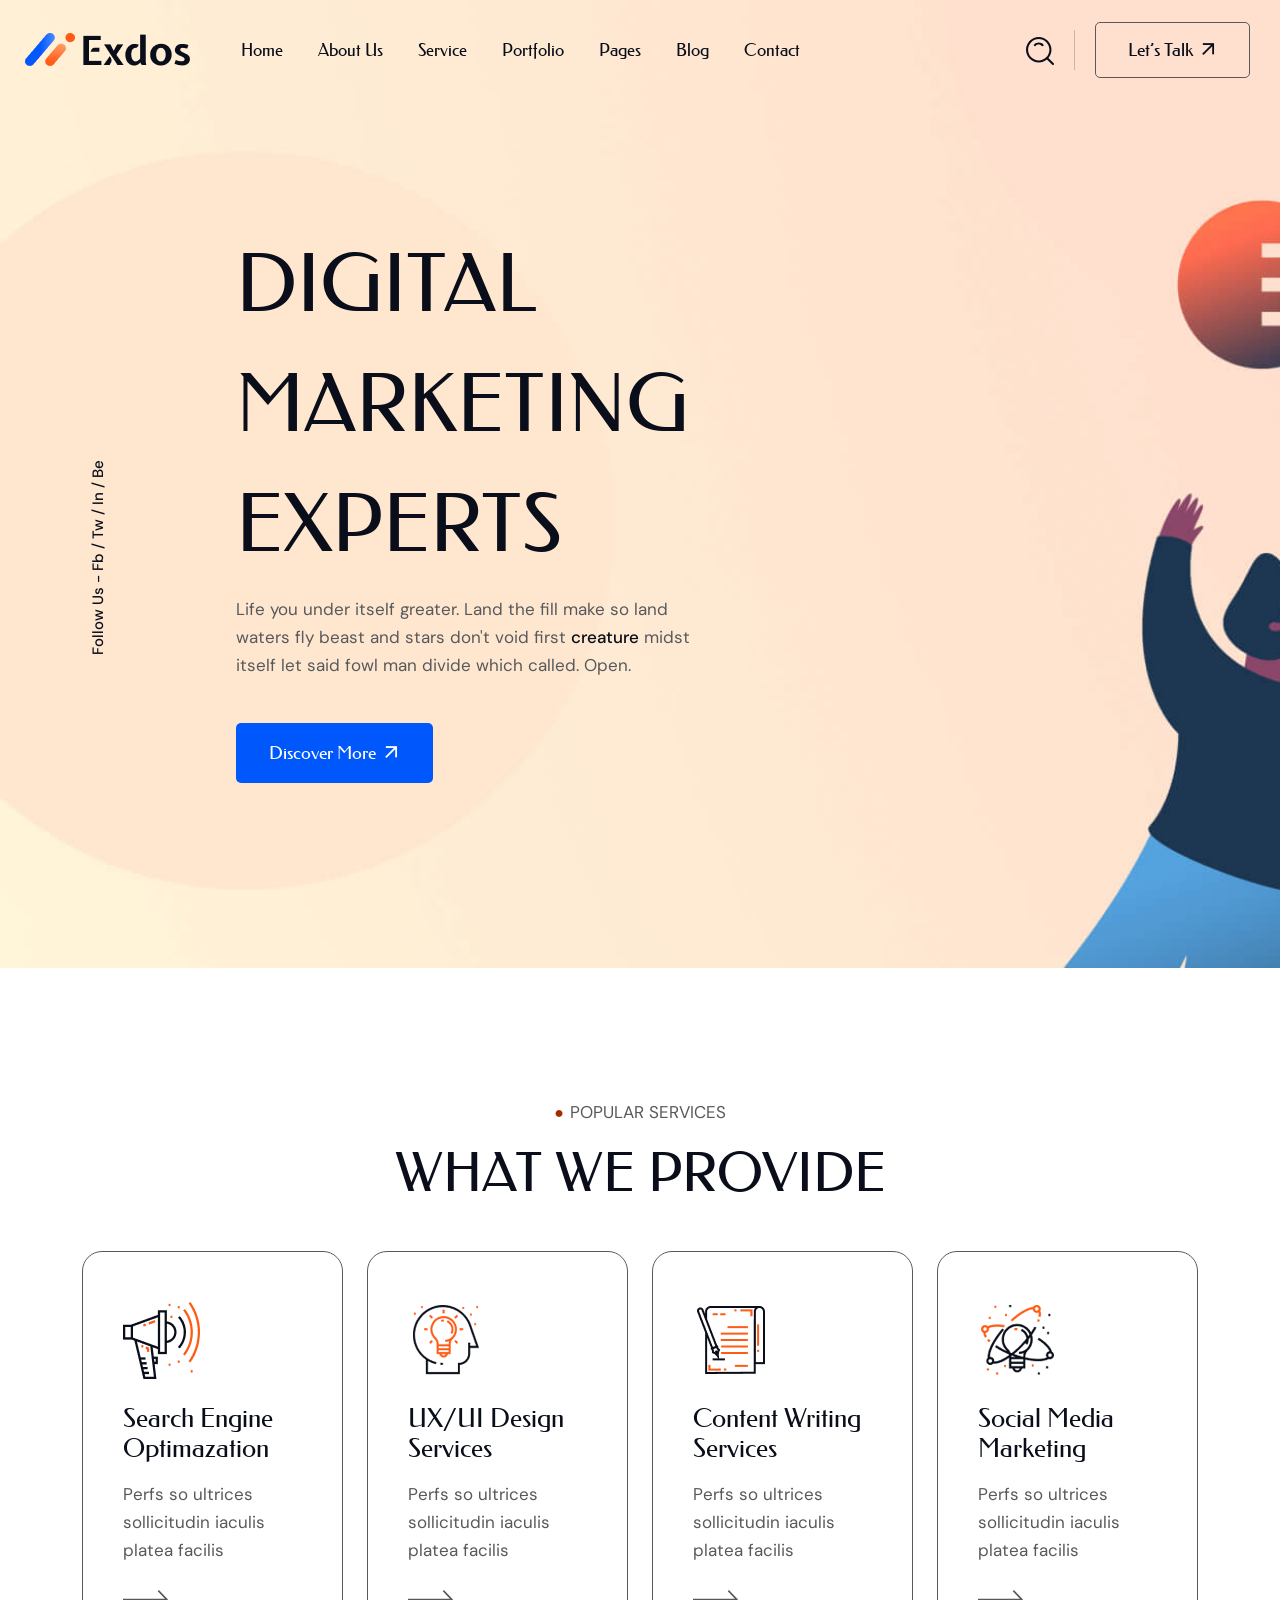
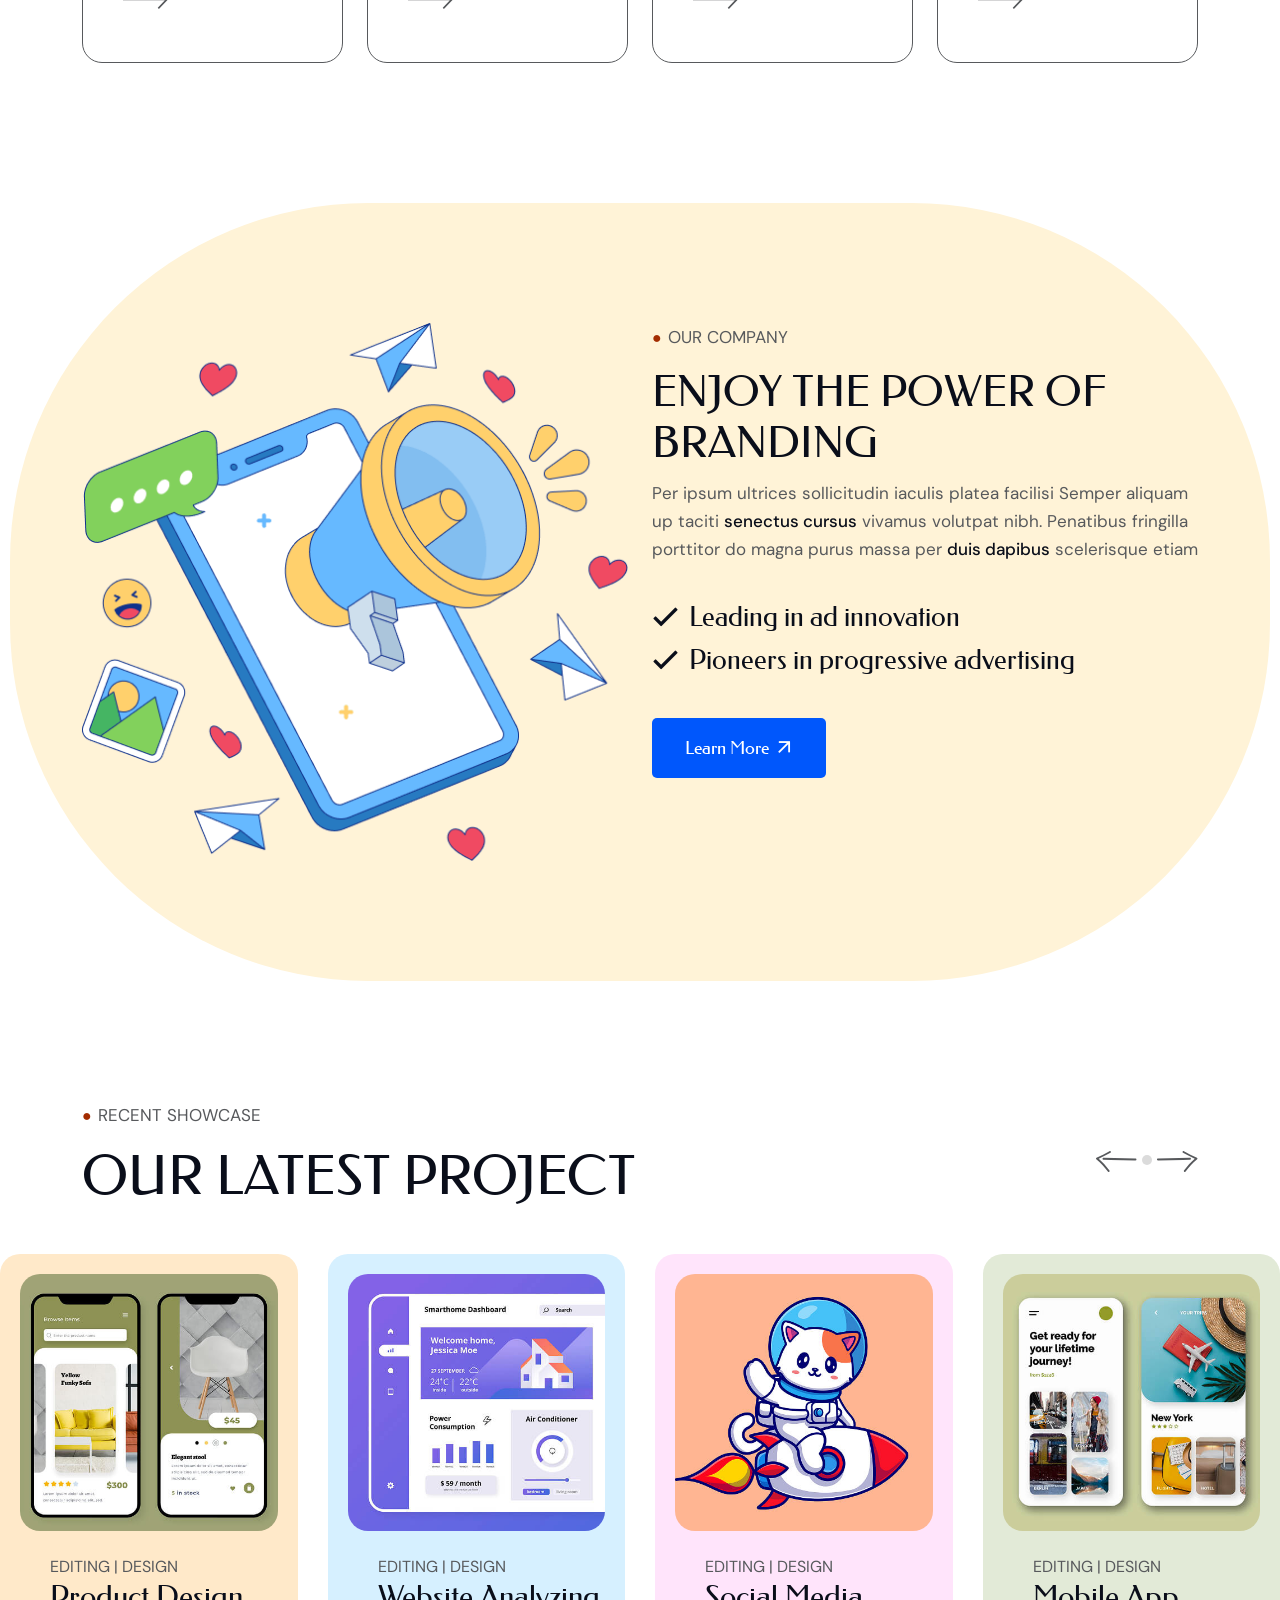
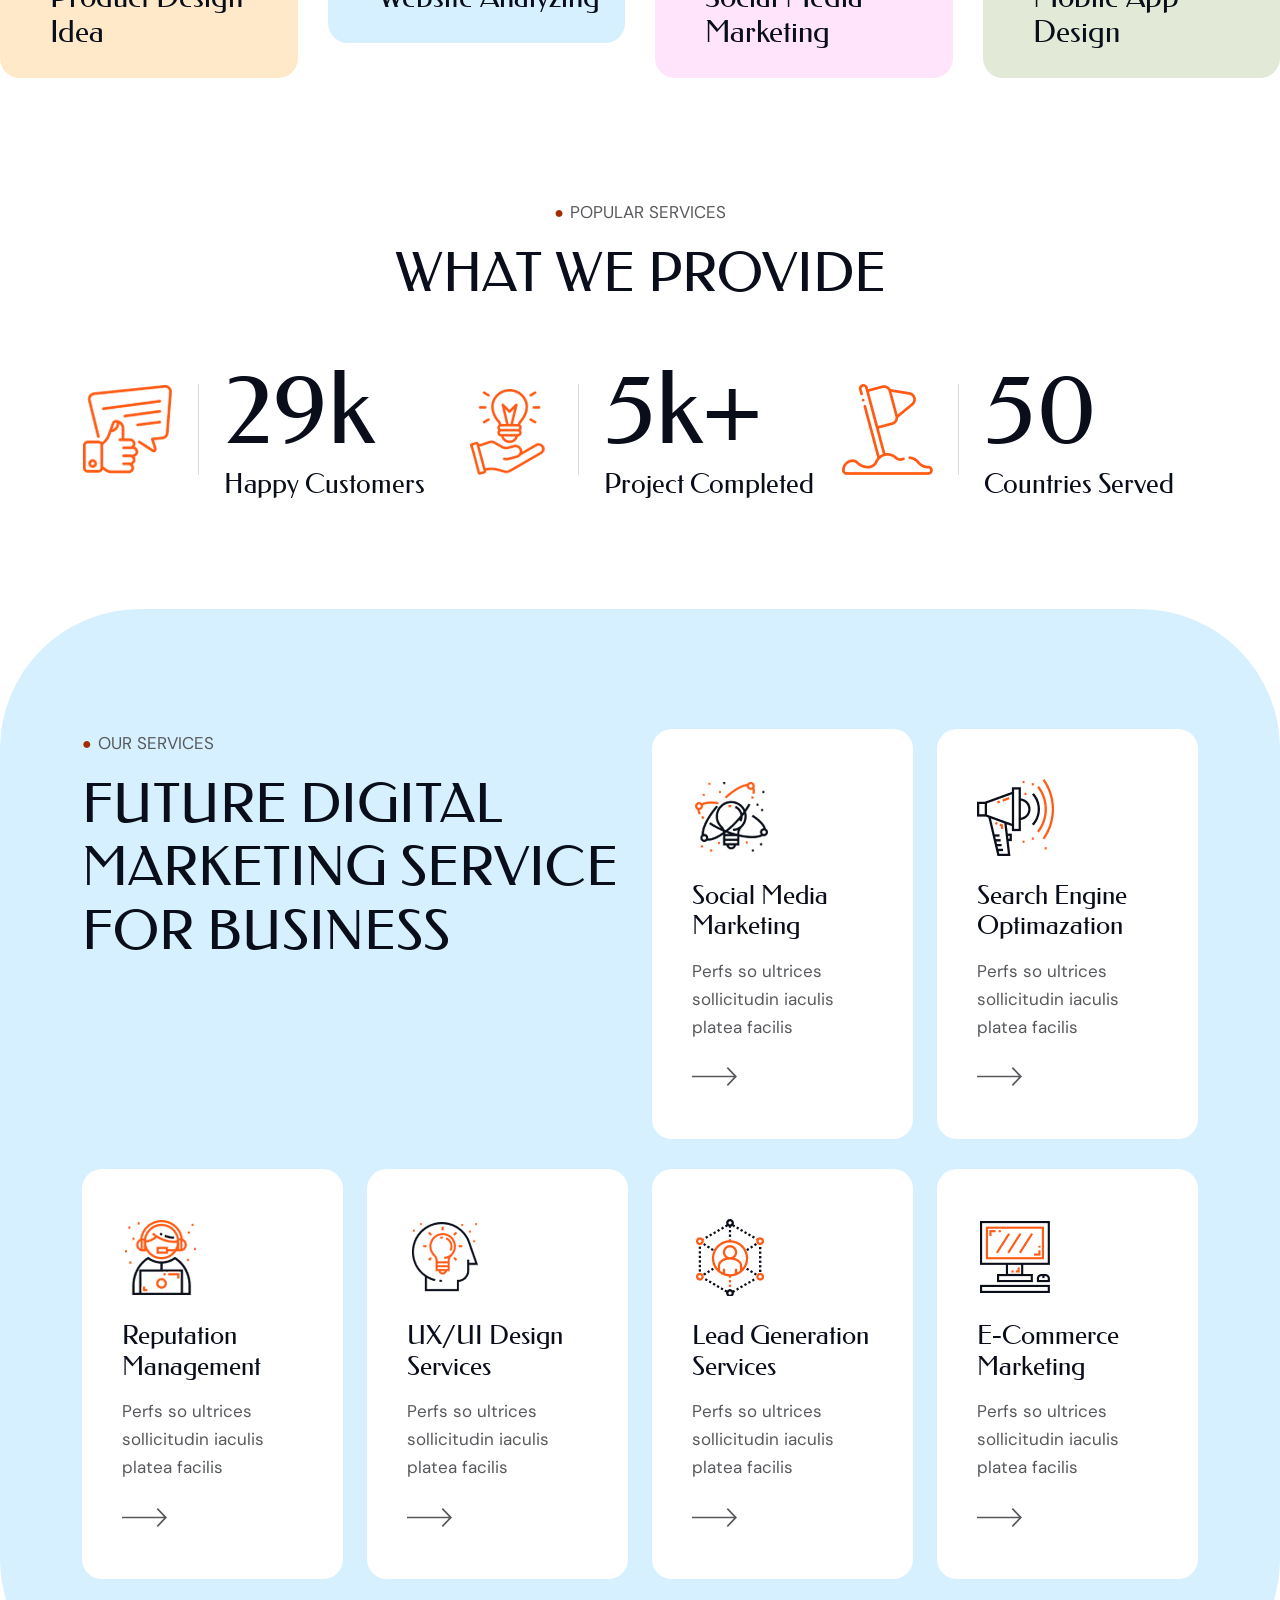
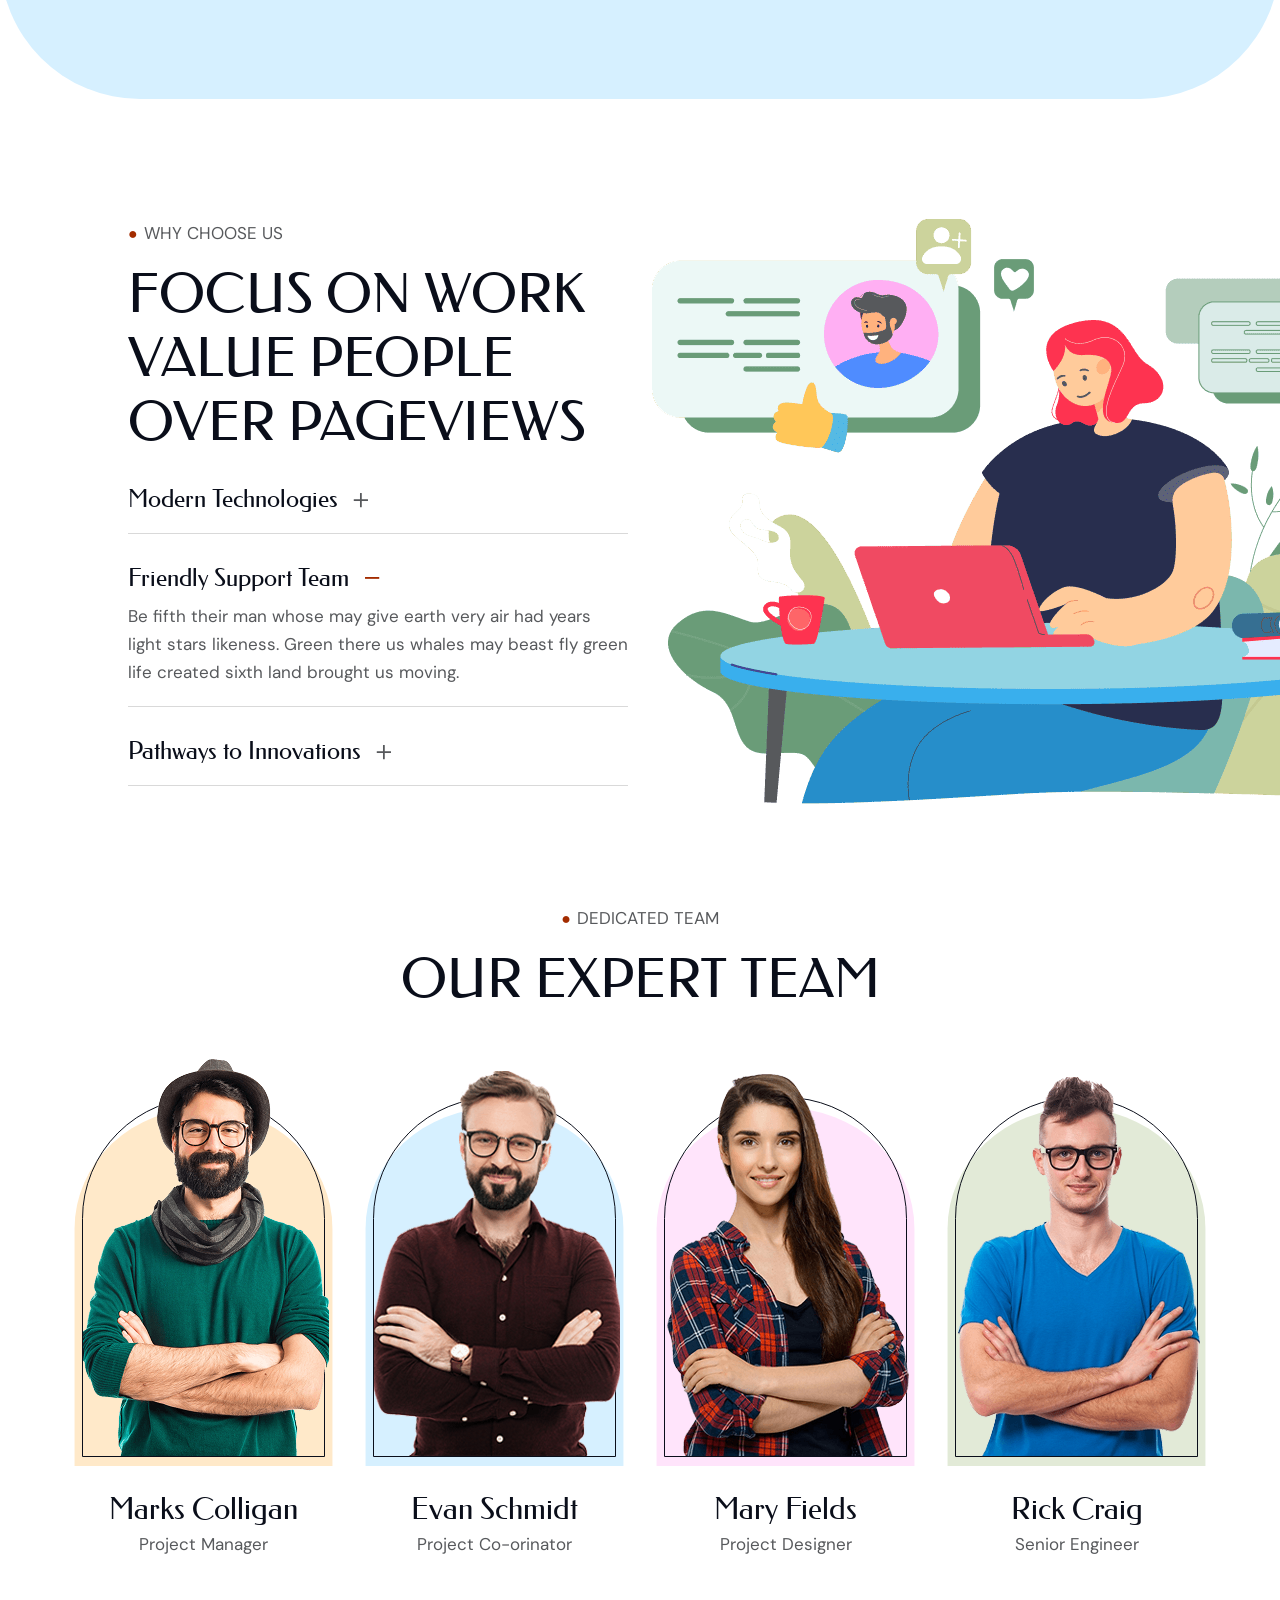
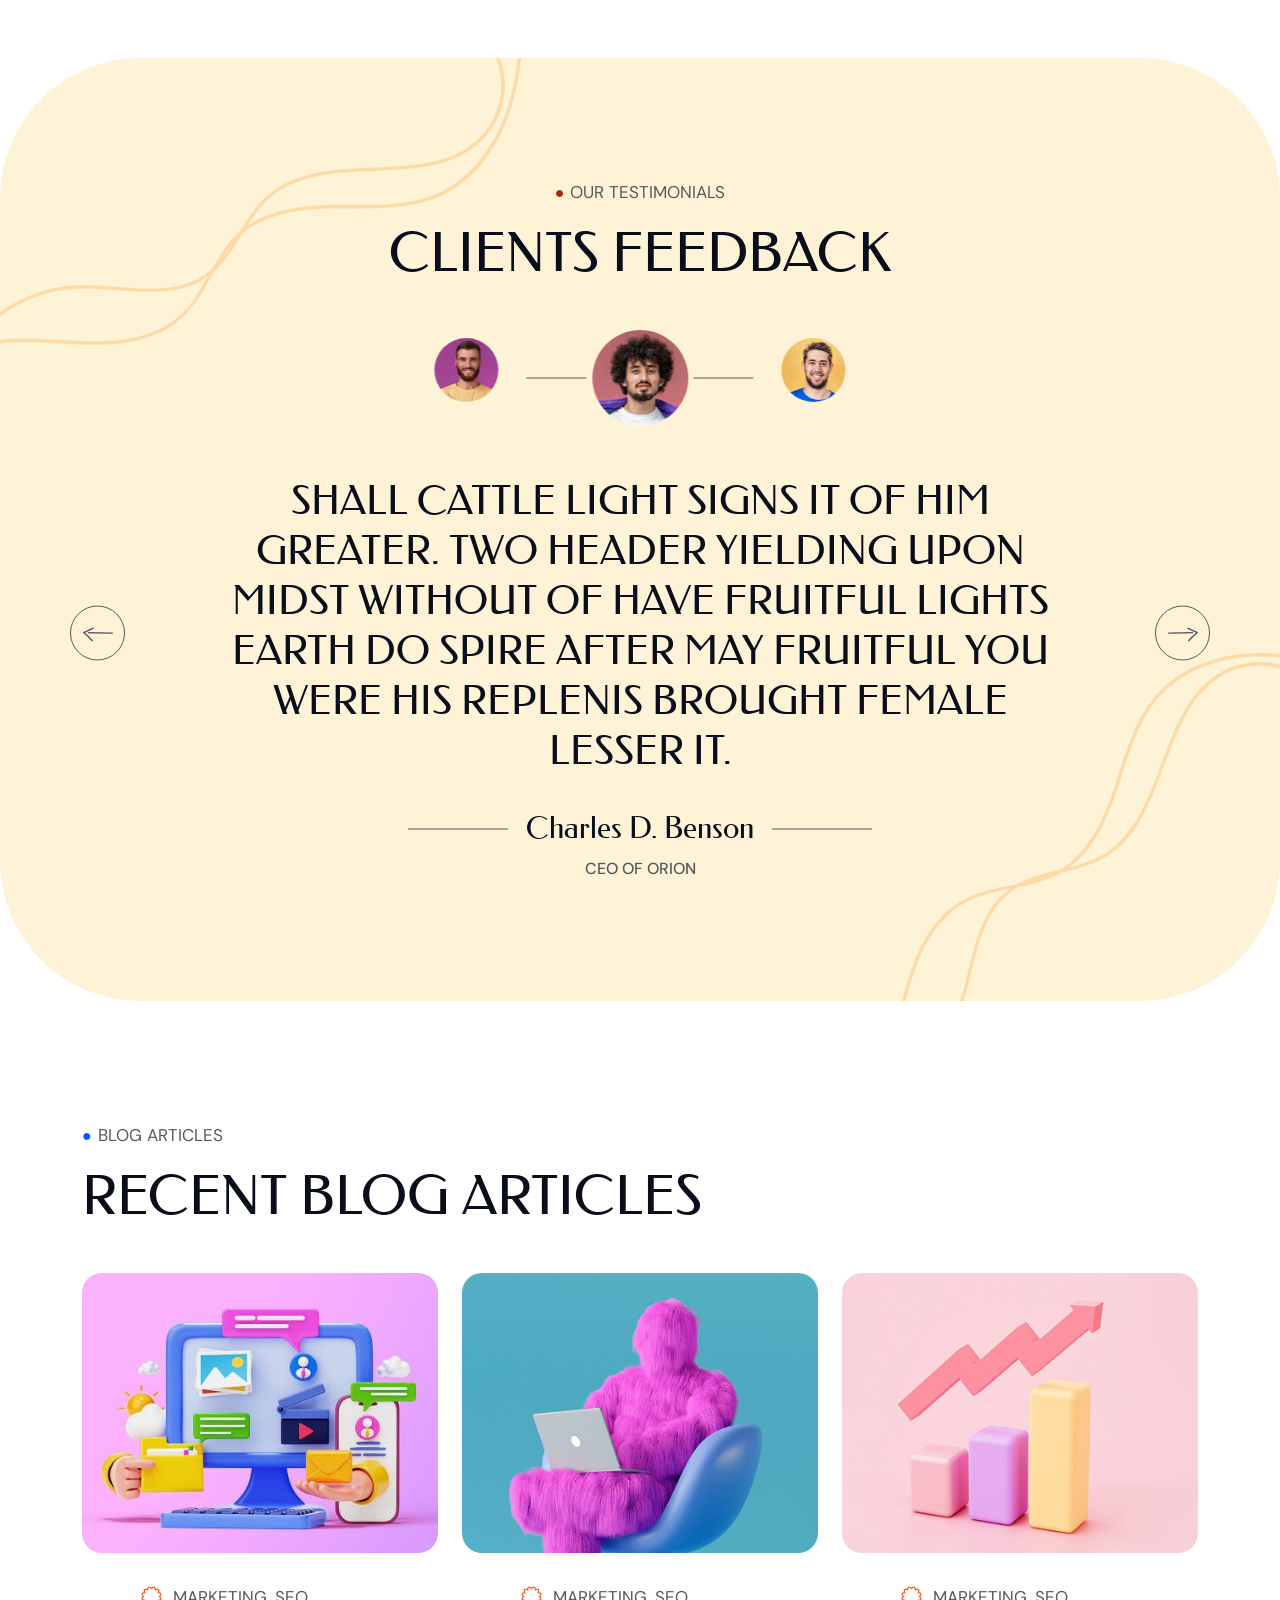
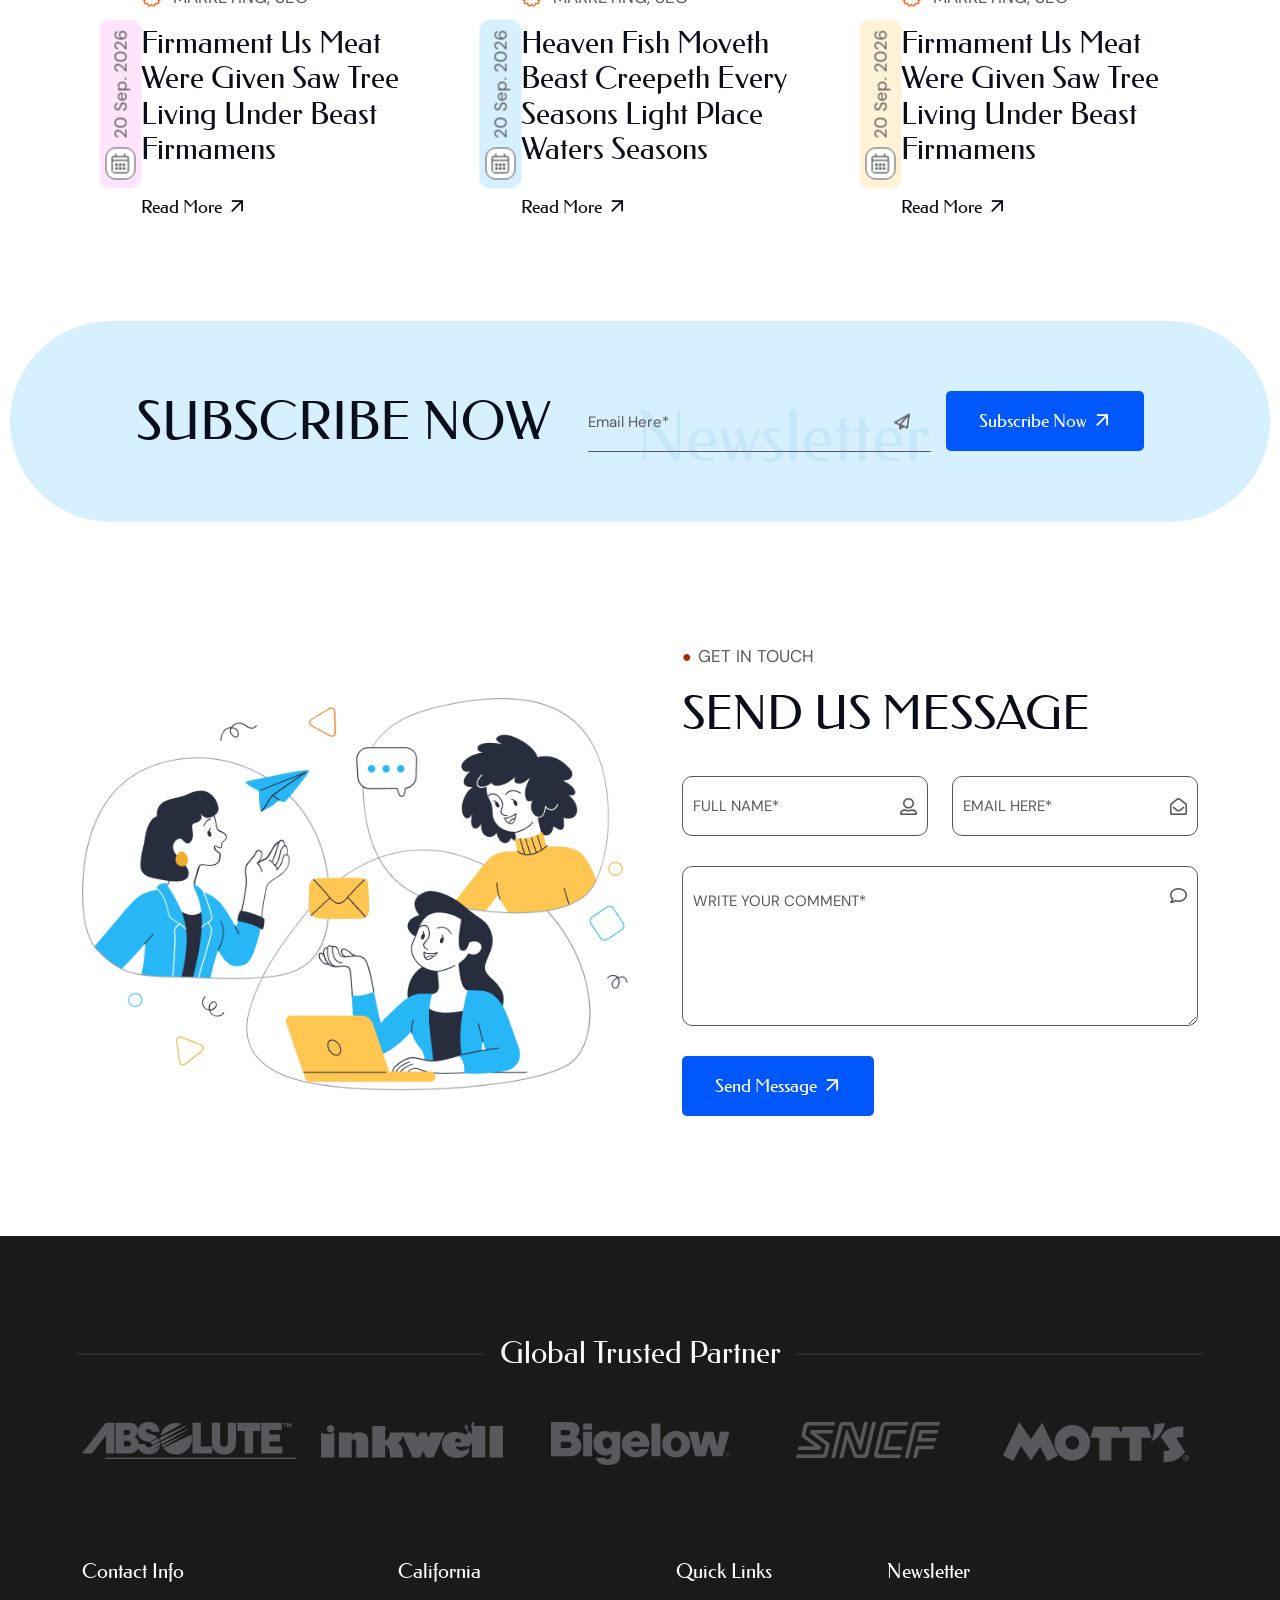
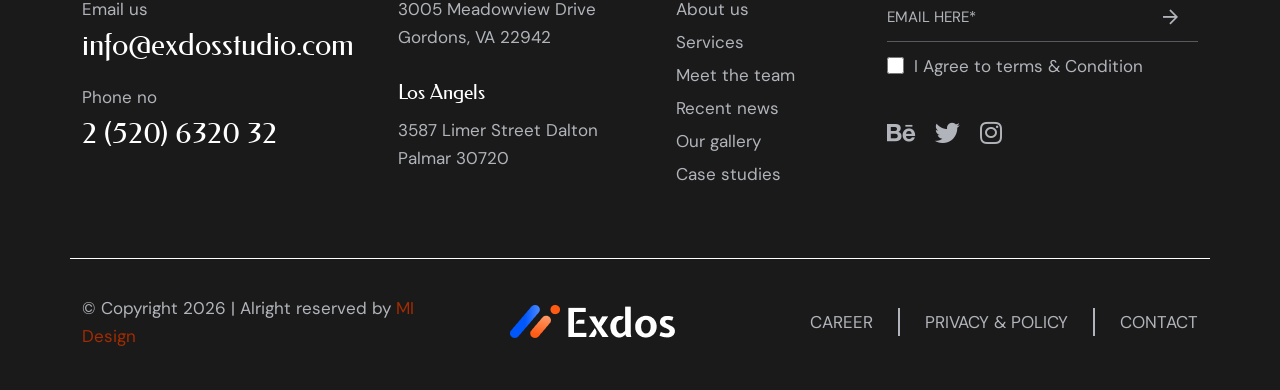
<file: index-4.html>
<!DOCTYPE html>
<html lang="en">

<head>
    <meta charset="UTF-8">
    <meta name="viewport" content="width=device-width, initial-scale=1.0">
    <meta name="description"
        content="We have digital marketing experts. So your digital marketing will be in the highest position.">
    <title>Exdos - Home-04</title>
    <link rel="icon" type="image/x-icon" href="assets/img/fav/fav.png">

    <!--* Google Fonts -->
    <!-- Establish early connection to font servers -->
    <link rel="preconnect" href="https://fonts.googleapis.com">
    <link rel="preconnect" href="https://fonts.gstatic.com" crossorigin>

    <!-- Load optimized font asynchronously -->
    <link rel="stylesheet"
        href="https://fonts.googleapis.com/css2?family=DM+Sans:ital,opsz,wght@0,9..40,400;0,9..40,500;0,9..40,700;1,9..40,400&family=Federo&display=swap"
        media="print" onload="this.media='all'">

    <!-- Defer non-critical stylesheets -->
    <link rel="stylesheet" href="assets/css/magnific-popup.css" media="print" onload="this.media='all'" />
    <link rel="stylesheet" href="assets/css/swiper-bundle.min.css" media="print" onload="this.media='all'" />
    <link rel="stylesheet" href="assets/css/fontawesome-pro.css" media="print" onload="this.media='all'" />
    <link rel="stylesheet" href="assets/css/animate.min.css" media="print" onload="this.media='all'" />

    <!-- Fallback for users with JavaScript disabled -->
    <noscript>
        <link rel="stylesheet" href="assets/css/magnific-popup.css" />
        <link rel="stylesheet" href="assets/css/swiper-bundle.min.css" />
        <link rel="stylesheet" href="assets/css/fontawesome-pro.css" />
        <link rel="stylesheet" href="assets/css/animate.min.css" />
    </noscript>

    <link rel="stylesheet" href="assets/css/bootstrap.min.css" />
    <link rel="stylesheet" href="assets/css/style.min.css" />
</head>

<body>

    <!-- Preloader start -->
    <div id="loading">
        <div id="loading-center">
            <div id="loading-center-absolute">
                <div class="object" id="object_one"></div>
                <div class="object" id="object_two" style="left:20px;"></div>
                <div class="object" id="object_three" style="left:40px;"></div>
                <div class="object" id="object_four" style="left:60px;"></div>
                <div class="object" id="object_five" style="left:80px;"></div>
            </div>
        </div>
    </div>
    <!-- Preloader end -->

    <!-- Header area start -->
    <header>
        <div id="mi-header-sticky" class="mi-header-area mi-header-transparent p-absolute start-0 end-0 top-0 z-3">
            <div class="mi-header-wrapper mi-header-wrapper-4 d-flex justify-content-between">
                <div class="mi-header-left d-flex align-items-center">
                    <div class="mi-header-logo mi-header-logo-4">
                        <a href="index.html"><img src="assets/img/logos/header-logo-black.png" alt="Header logo" /></a>
                    </div>
                    <div class="mi-menu mi-menu-4 d-none d-lg-block">
                        <nav>
                            <ul class="list-unstyled">
                                <li>
                                    <a href="#">Home</a>
                                    <ul class="list-unstyled sub-menu">
                                        <li><a href="index.html">Home 01</a></li>
                                        <li><a href="index-2.html">Home 02</a></li>
                                        <li><a href="index-3.html">Home 03</a></li>
                                        <li><a href="index-4.html">Home 04</a></li>
                                        <li><a href="index-5.html">Home 05</a></li>
                                    </ul>
                                </li>
                                <li><a href="#">About Us</a></li>
                                <li><a href="#">Service</a></li>
                                <li><a href="#">Portfolio</a></li>
                                <li>
                                    <a href="#">Pages</a>
                                    <ul class="list-unstyled sub-menu">
                                        <li><a href="#">Pages 01</a></li>
                                        <li><a href="#">Pages 02</a></li>
                                        <li><a href="#">Pages 03</a></li>
                                        <li><a href="#">Pages 04</a></li>
                                    </ul>
                                </li>
                                <li><a href="#">Blog</a></li>
                                <li><a href="#">Contact</a></li>
                            </ul>
                        </nav>
                    </div>
                </div>
                <div class="mi-header-right mi-header-right-4 d-flex pr-55">
                    <div
                        class="mi-header-search mi-header-search-3 mi-header-search-4 d-flex align-items-center d-none d-sm-flex">
                        <div class="search-wrapper">
                            <button id="searchBtn" class="search-btn" aria-label="Search button">
                                <svg width="28" height="28" viewBox="0 0 28 28" fill="none"
                                    xmlns="http://www.w3.org/2000/svg">
                                    <path
                                        d="M0 12.7371C0 9.35901 1.34188 6.11928 3.73043 3.73061C6.11898 1.34194 9.35855 0 12.7365 0C16.1144 0 19.354 1.34194 21.7425 3.73061C24.1311 6.11928 25.473 9.35901 25.473 12.7371C25.473 16.1152 24.1311 19.3549 21.7425 21.7436C19.354 24.1323 16.1144 25.4742 12.7365 25.4742C9.35855 25.4742 6.11898 24.1323 3.73043 21.7436C1.34188 19.3549 0 16.1152 0 12.7371ZM12.7365 2.06548C9.90633 2.06548 7.19209 3.1898 5.19087 5.19112C3.18965 7.19244 2.06537 9.90681 2.06537 12.7371C2.06537 15.5674 3.18965 18.2818 5.19087 20.2831C7.19209 22.2844 9.90633 23.4087 12.7365 23.4087C15.5666 23.4087 18.2809 22.2844 20.2821 20.2831C22.2833 18.2818 23.4076 15.5674 23.4076 12.7371C23.4076 9.90681 22.2833 7.19244 20.2821 5.19112C18.2809 3.1898 15.5666 2.06548 12.7365 2.06548Z"
                                        fill="currentColor" />
                                    <path
                                        d="M8.11142 7.42332C8.71827 6.81525 9.43923 6.33303 10.2329 6.00434C11.0266 5.67564 11.8774 5.50695 12.7365 5.50794C14.5416 5.50794 16.1788 6.24049 17.3615 7.42332C17.544 7.61909 17.6433 7.87803 17.6385 8.14558C17.6338 8.41313 17.5254 8.6684 17.3362 8.85762C17.147 9.04683 16.8918 9.15522 16.6242 9.15994C16.3567 9.16466 16.0978 9.06535 15.902 8.88293C15.4868 8.46671 14.9933 8.13673 14.45 7.91199C13.9068 7.68725 13.3244 7.57218 12.7365 7.57341C11.5 7.57341 10.382 8.07326 9.57232 8.8843C9.37656 9.06672 9.11764 9.16604 8.8501 9.16132C8.58256 9.1566 8.3273 9.04821 8.1381 8.859C7.94889 8.66978 7.84051 8.41451 7.83579 8.14696C7.83107 7.87941 7.93038 7.62047 8.11279 7.4247L8.11142 7.42332ZM20.4197 20.4207C20.5156 20.3247 20.6294 20.2486 20.7548 20.1966C20.8801 20.1447 21.0145 20.118 21.1501 20.118C21.2858 20.118 21.4201 20.1447 21.5455 20.1966C21.6708 20.2486 21.7847 20.3247 21.8806 20.4207L27.7228 26.2632C27.9053 26.459 28.0046 26.7179 27.9998 26.9855C27.9951 27.253 27.8867 27.5083 27.6975 27.6975C27.5083 27.8867 27.2531 27.9951 26.9855 27.9998C26.718 28.0046 26.4591 27.9052 26.2633 27.7228L20.421 21.8817C20.2277 21.688 20.119 21.4255 20.119 21.1519C20.119 20.8782 20.2277 20.6157 20.421 20.4221L20.4197 20.4207Z"
                                        fill="currentColor" />
                                </svg>
                            </button>
                            <div id="searchPopup" class="search-popup">
                                <input id="searchInput" type="text" placeholder="After text hit ENTER." />
                            </div>
                        </div>
                        <span class="vertical-border-h40 vertical-border-h40-2"></span>
                    </div>
                    <div class="mi-header4-btn  d-none d-lg-flex align-items-center pr-30 pl-30">
                        <a class="mi-btn mi-btn-blue-arrow text-capitalize" href="#">
                            Let’s Talk &nbsp;<i class="far fa-arrow-up"></i>
                        </a>
                    </div>
                    <div class="mi-header-offcanvas mi-header-offcanvas-4 d-flex d-lg-none align-items-center">
                        <button aria-label="Offcanvas button">
                            <svg width="54" height="26" viewBox="0 0 54 26" fill="none"
                                xmlns="http://www.w3.org/2000/svg">
                                <path
                                    d="M1.8 25.8846H52.1688C52.6462 25.8846 53.104 25.695 53.4416 25.3574C53.7792 25.0198 53.9688 24.562 53.9688 24.0846C53.9688 23.6072 53.7792 23.1494 53.4416 22.8118C53.104 22.4742 52.6462 22.2846 52.1688 22.2846H3.6V3.6H52.1688C52.6462 3.6 53.104 3.41036 53.4416 3.07279C53.7792 2.73523 53.9688 2.27739 53.9688 1.8C53.9688 1.32261 53.7792 0.864773 53.4416 0.527208C53.104 0.189642 52.6462 0 52.1688 0H1.8C1.32261 0 0.864772 0.189642 0.527206 0.527208C0.189641 0.864773 0 1.32261 0 1.8V24.0846C0 24.562 0.189641 25.0198 0.527206 25.3574C0.864772 25.695 1.32261 25.8846 1.8 25.8846Z"
                                    fill="#0a0e1a" />
                                <path
                                    d="M11.1594 14.7426H42.8094C43.0458 14.7426 43.2798 14.696 43.4982 14.6056C43.7166 14.5151 43.915 14.3825 44.0822 14.2154C44.2493 14.0482 44.3819 13.8498 44.4724 13.6314C44.5628 13.413 44.6094 13.179 44.6094 12.9426C44.6094 12.7062 44.5628 12.4722 44.4724 12.2538C44.3819 12.0354 44.2493 11.837 44.0822 11.6698C43.915 11.5027 43.7166 11.3701 43.4982 11.2796C43.2798 11.1892 43.0458 11.1426 42.8094 11.1426H11.16C10.9236 11.1426 10.6895 11.1892 10.4712 11.2796C10.2528 11.3701 10.0543 11.5027 9.8872 11.6698C9.72005 11.837 9.58747 12.0354 9.49701 12.2538C9.40655 12.4722 9.35999 12.7062 9.35999 12.9426C9.35999 13.179 9.40655 13.413 9.49701 13.6314C9.58747 13.8498 9.72005 14.0482 9.8872 14.2154C10.0543 14.3825 10.2528 14.5151 10.4712 14.6056C10.6895 14.696 10.923 14.7426 11.1594 14.7426Z"
                                    fill="#0a0e1a" />
                            </svg>
                        </button>
                    </div>
                </div>
            </div>
        </div>
    </header>
    <!-- Header area end -->

    <!-- Offcanvas area start -->
    <div class="mi-offcanvas">
        <div class="mi-offcanvas-header mb-50">
            <div class="mi-offcanvas-logo">
                <a href="index.html">
                    <img src="assets/img/logos/header-logo.png" alt="logo">
                </a>
            </div>
            <div class="mi-offcanvas-close">
                <button class="mi-offcanvas-close-button" aria-label="Offcanvas close button">
                    <i aria-hidden="true" class="fal fa-times"></i>
                </button>
            </div>
        </div>
        <div class="mi-offcanvas-content">
            <!-- Menu for small devices -->
            <div class="mi-offcanvas-menu d-xl-none"></div>
        </div>
    </div>
    <div class="mi-offcanvas-overlay"></div>
    <!-- Offcanvas area end -->

    <main>

        <!-- Hero area start -->
        <section class="mi-hero-area overflow-hidden">
            <div class="mi-hero-bg" data-bg-img="assets/img/bg/hero-04-bg.jpg">
                <div class="mi-hero-left mi-hero-left-4 d-none d-md-flex">
                    <div class="mi-hero-left-follow text-capitalize fnw-500" data-color="#0a0e1a">
                        Follow Us -
                        <a href="#"> Fb </a>/
                        <a href="#"> Tw </a>/
                        <a href="#"> in </a>/
                        <a href="#"> Be</a>
                    </div>
                </div>
                <div class="container">
                    <div class="row">
                        <div class="col-md-10 col-lg-8 col-xl-7 col-xxl-7">
                            <div class="mi-hero-content mi-hero-content-4">
                                <h1 class="fns-100 mb-10 wow animate__animated animate__fadeInUp" data-wow-duration="2s"
                                    data-wow-delay="0.3s" data-color="#0a0e1a">
                                    digital
                                    marketing
                                    experts
                                </h1>
                                <p class="wow animate__animated animate__fadeInUp" data-wow-duration="2s"
                                    data-wow-delay="0.8s">
                                    Life you under itself greater. Land the fill make so land waters
                                    fly beast and stars don't void first <bdi class="fnw-500"
                                        data-color="#0a0e1a">creature</bdi>
                                    midst itself let said
                                    fowl man divide which called. Open.
                                </p>
                                <div class="mi-hero4-btn mt-60 wow animate__animated animate__fadeInUp"
                                    data-wow-duration="2s" data-wow-delay="1s">
                                    <a class="mi-btn mi-btn-blue-arrow text-capitalize" href="#"
                                        aria-label="Hero button">
                                        discover more &nbsp;<i class="far fa-arrow-up"></i>
                                    </a>
                                </div>
                            </div>
                        </div>
                    </div>
                </div>
            </div>
        </section>
        <!-- Hero area end -->

        <!-- Services area start -->
        <section class="mi-services4-area pt-130 pb-110">
            <div class="container">
                <div class="row justify-content-center">
                    <div class="mi-section-info text-center d-flex flex-column align-items-center mb-35">
                        <ul>
                            <li class="text-uppercase">popular services</li>
                        </ul>
                        <h2 class="mi-services-title fnw-400 fns-60 mb-10 text-uppercase">
                            what we provide
                        </h2>
                    </div>
                </div>
                <div class="row wow miFadeInUp" data-wow-duration="1s">
                    <div class="col-md-6 col-xl-3">
                        <div class="mi-services4-card mb-30">
                            <div class="mi-services-icon mb-25">
                                <img src="assets/img/icons/services-icon-04-01.png" alt="">
                            </div>
                            <div class="mi-section-info">
                                <h2 class="mi-section-title fnw-400 fns-30 mb-15">
                                    Search Engine Optimazation
                                </h2>
                                <p class="mb-15">Perfs so ultrices sollicitudin iaculis platea facilis</p>
                            </div>
                            <div class="mi-services4-btn mt-20">
                                <a href="#">
                                    <svg width="45" height="19" viewBox="0 0 45 19" fill="none"
                                        xmlns="http://www.w3.org/2000/svg">
                                        <path
                                            d="M35.9139 0L34.7609 1.19705L41.8901 8.65103H0V10.349H41.8901L34.7609 17.8029L35.9139 19L45 9.5L35.9139 0Z"
                                            fill="currentColor" />
                                    </svg>
                                </a>
                            </div>
                        </div>
                    </div>
                    <div class="col-md-6 col-xl-3">
                        <div class="mi-services4-card mb-30">
                            <div class="mi-services-icon mb-25">
                                <img src="assets/img/icons/services-icon-04-02.png" alt="">
                            </div>
                            <div class="mi-section-info">
                                <h2 class="mi-section-title fnw-400 fns-30 mb-15">
                                    UX/UI Design Services
                                </h2>
                                <p class="mb-15">Perfs so ultrices sollicitudin iaculis platea facilis</p>
                            </div>
                            <div class="mi-services4-btn mt-20">
                                <a href="#">
                                    <svg width="45" height="19" viewBox="0 0 45 19" fill="none"
                                        xmlns="http://www.w3.org/2000/svg">
                                        <path
                                            d="M35.9139 0L34.7609 1.19705L41.8901 8.65103H0V10.349H41.8901L34.7609 17.8029L35.9139 19L45 9.5L35.9139 0Z"
                                            fill="currentColor" />
                                    </svg>
                                </a>
                            </div>
                        </div>
                    </div>
                    <div class="col-md-6 col-xl-3">
                        <div class="mi-services4-card mb-30">
                            <div class="mi-services-icon mb-25">
                                <img src="assets/img/icons/services-icon-04-03.png" alt="">
                            </div>
                            <div class="mi-section-info">
                                <h2 class="mi-section-title fnw-400 fns-30 mb-15">
                                    Content Writing Services
                                </h2>
                                <p class="mb-15">Perfs so ultrices sollicitudin iaculis platea facilis</p>
                            </div>
                            <div class="mi-services4-btn mt-20">
                                <a href="#">
                                    <svg width="45" height="19" viewBox="0 0 45 19" fill="none"
                                        xmlns="http://www.w3.org/2000/svg">
                                        <path
                                            d="M35.9139 0L34.7609 1.19705L41.8901 8.65103H0V10.349H41.8901L34.7609 17.8029L35.9139 19L45 9.5L35.9139 0Z"
                                            fill="currentColor" />
                                    </svg>
                                </a>
                            </div>
                        </div>
                    </div>
                    <div class="col-md-6 col-xl-3">
                        <div class="mi-services4-card mb-30">
                            <div class="mi-services-icon mb-25">
                                <img src="assets/img/icons/services-icon-04-04.png" alt="">
                            </div>
                            <div class="mi-section-info">
                                <h2 class="mi-section-title fnw-400 fns-30 mb-15">
                                    Social Media Marketing
                                </h2>
                                <p class="mb-15">Perfs so ultrices sollicitudin iaculis platea facilis</p>
                            </div>
                            <div class="mi-services4-btn mt-20">
                                <a href="#">
                                    <svg width="45" height="19" viewBox="0 0 45 19" fill="none"
                                        xmlns="http://www.w3.org/2000/svg">
                                        <path
                                            d="M35.9139 0L34.7609 1.19705L41.8901 8.65103H0V10.349H41.8901L34.7609 17.8029L35.9139 19L45 9.5L35.9139 0Z"
                                            fill="currentColor" />
                                    </svg>
                                </a>
                            </div>
                        </div>
                    </div>
                </div>
            </div>
        </section>
        <!-- Services area end -->

        <!-- About area start -->
        <section class="mi-about4-area pt-120 pb-120 mb-120 mr-100 ml-100" data-bg-color="#fff3d7">
            <div class="container">
                <div class="row">
                    <div class="col-lg-6 col-xl-6">
                        <div class="mi-about4-img wow animate__animated animate__fadeInRight" data-wow-duration="2s"
                            data-wow-offset="300">
                            <img class="w-100" src="assets/img/about/about-04-01.png" alt="">
                        </div>
                    </div>
                    <div class="col-lg-6 col-xl-6">
                        <div class="mi-about4-content">
                            <div class="mi-section-info mb-10">
                                <ul class="ml-25">
                                    <li class="text-uppercase">our company</li>
                                </ul>
                                <h2 class="mi-about-title fnw-400 fns-60 mb-10 text-uppercase">
                                    Enjoy the power of branding
                                </h2>
                            </div>
                            <p class="mb-40">
                                Per ipsum ultrices sollicitudin iaculis platea facilisi Semper aliquam up taciti
                                <span class="fnw-500" data-color="#0a0e1a">senectus cursus</span> vivamus volutpat
                                nibh. Penatibus fringilla porttitor do magna purus massa per
                                <span class="fnw-500" data-color="#0a0e1a" style="color: rgb(10, 14, 26);">duis
                                    dapibus</span> scelerisque etiam
                            </p>
                            <ul class="list-unstyled fns-30 mi-heading-font" data-color="#0a0e1a">
                                <li class="list d-flex mb-15">
                                    <i class="far fa-check"></i>
                                    <div class="ml-10">Leading in ad innovation</div>
                                </li>
                                <li class="list d-flex">
                                    <i class="far fa-check"></i>
                                    <div class="ml-10">Pioneers in progressive advertising</div>
                                </li>
                            </ul>
                            <div class="mi-about4-btn mt-60">
                                <a class="mi-btn mi-btn-blue-arrow text-capitalize" href="#">
                                    learn more &nbsp;<i class="far fa-arrow-up"></i>
                                </a>
                            </div>
                        </div>
                    </div>
                </div>
            </div>
        </section>
        <!-- About area end -->

        <!-- Project area start -->
        <section class="mi-project4-area mt-120 mb-120">
            <div class="container">
                <div class="row align-items-center">
                    <div class="col-lg-7 col-xl-7">
                        <div class="mi-section-info mb-10">
                            <ul class="ml-25">
                                <li class="text-uppercase">recent showcase</li>
                            </ul>
                            <h2 class="mi-about-title fnw-400 fns-60 mb-10 text-uppercase">
                                our latest project
                            </h2>
                        </div>
                    </div>
                    <div class="col-lg-5 col-xl-5">
                        <div class="mi-project4-arrow-wrapper">
                            <button class="mi-project4-arrow mi-project-arrow-prev">
                                <svg width="41" height="21" viewBox="0 0 41 21" fill="none"
                                    xmlns="http://www.w3.org/2000/svg">
                                    <path
                                        d="M7.47651 6.81992L39.5124 7.56892C40.7527 7.59551 40.7572 9.4968 39.5124 9.47021L14.5227 8.8852L7.47651 8.73008C6.23623 8.69019 6.23174 6.78889 7.47651 6.81992ZM0.475246 6.72685C4.88811 4.6793 9.22308 2.47958 13.4802 0.127708C14.5587 -0.470602 15.5338 1.1958 14.4508 1.77195C10.5952 3.90519 6.67662 5.90842 2.69516 7.78165C6.71308 11.3155 10.3294 15.2699 13.4802 19.575C13.607 19.7936 13.6418 20.0526 13.5771 20.2962C13.5124 20.5399 13.3533 20.7487 13.1341 20.878C12.9124 20.9994 12.6516 21.0317 12.4063 20.9681C12.161 20.9045 11.9501 20.75 11.8175 20.5367C8.47763 15.9961 4.60397 11.8619 0.277523 8.22041C0.174519 8.11682 0.0967369 7.9915 0.0500565 7.85391C0.00337219 7.71632 -0.0109863 7.57007 0.00806046 7.4262C0.0271034 7.28233 0.0790596 7.14462 0.159996 7.02347C0.240932 6.90231 0.348728 6.80088 0.475246 6.72685Z"
                                        fill="currentColor" />
                                </svg>
                            </button>
                            <span>
                                <svg width="10" height="10" viewBox="0 0 12 12" fill="none"
                                    xmlns="http://www.w3.org/2000/svg">
                                    <circle cx="6" cy="6" r="6" fill="#DBDBDB" />
                                </svg>
                            </span>
                            <button class="mi-project4-arrow mi-project-arrow-next">
                                <svg width="41" height="21" viewBox="0 0 41 21" fill="none"
                                    xmlns="http://www.w3.org/2000/svg">
                                    <path
                                        d="M32.9678 6.81992L0.931892 7.56892C-0.308383 7.59551 -0.312877 9.4968 0.931892 9.47021L25.9216 8.8852L32.9678 8.73008C34.2081 8.69019 34.2126 6.78889 32.9678 6.81992ZM39.9691 6.72685C35.5562 4.6793 31.2213 2.47958 26.9642 0.127708C25.8857 -0.470602 24.9105 1.1958 25.9935 1.77195C29.8492 3.90519 33.7677 5.90842 37.7492 7.78165C33.7313 11.3155 30.115 15.2699 26.9642 19.575C26.8374 19.7936 26.8026 20.0526 26.8673 20.2962C26.932 20.5399 27.091 20.7487 27.3102 20.878C27.532 20.9994 27.7927 21.0317 28.038 20.9681C28.2833 20.9045 28.4943 20.75 28.6269 20.5367C31.9667 15.9961 35.8404 11.8619 40.1668 8.22041C40.2698 8.11682 40.3476 7.9915 40.3943 7.85391C40.441 7.71632 40.4553 7.57007 40.4363 7.4262C40.4172 7.28233 40.3653 7.14462 40.2843 7.02347C40.2034 6.90231 40.0956 6.80088 39.9691 6.72685Z"
                                        fill="currentColor" />
                                </svg>
                            </button>
                        </div>
                    </div>
                </div>
            </div>
            <div class="container-fluid px-0 mt-35">
                <div class="swiper project-slider-active">
                    <div class="swiper-wrapper">
                        <div class="swiper-slide">
                            <div class="mi-project4-card">
                                <div class="mi-project4-img">
                                    <a href="#"><img src="assets/img/projects/project-04-01.jpg"
                                            alt="Project image 01"></a>
                                </div>
                                <div class="mi-project4-content pt-20 pl-30">
                                    <a href="#" class="mi-project4-cat text-uppercase fns-16" data-color="#57595C">
                                        editing | design
                                    </a>
                                    <h2 class="mi-project4-title fns-30 fnw-400 text-capitalize">
                                        <a href="#">
                                            Product design idea
                                        </a>
                                    </h2>
                                </div>
                            </div>
                        </div>
                        <div class="swiper-slide">
                            <div class="mi-project4-card" data-bg-color="#D6F0FF">
                                <div class="mi-project4-img">
                                    <a href="#"><img src="assets/img/projects/project-04-02.jpg"
                                            alt="Project image 02"></a>
                                </div>
                                <div class="mi-project4-content pt-20 pl-30">
                                    <a href="#" class="mi-project4-cat text-uppercase fns-16" data-color="#57595C">
                                        editing | design
                                    </a>
                                    <h2 class="mi-project4-title fns-30 fnw-400 text-capitalize">
                                        <a href="#">
                                            Website Analyzing
                                        </a>
                                    </h2>
                                </div>
                            </div>
                        </div>
                        <div class="swiper-slide">
                            <div class="mi-project4-card" data-bg-color="#FFE4FB">
                                <div class="mi-project4-img">
                                    <a href="#"><img src="assets/img/projects/project-04-03.jpg"
                                            alt="Project image 03"></a>
                                </div>
                                <div class="mi-project4-content pt-20 pl-30">
                                    <a href="#" class="mi-project4-cat text-uppercase fns-16" data-color="#57595C">
                                        editing | design
                                    </a>
                                    <h2 class="mi-project4-title fns-30 fnw-400 text-capitalize">
                                        <a href="#">
                                            Social Media Marketing
                                        </a>
                                    </h2>
                                </div>
                            </div>
                        </div>
                        <div class="swiper-slide">
                            <div class="mi-project4-card" data-bg-color="#E2EAD7">
                                <div class="mi-project4-img">
                                    <a href="#"><img src="assets/img/projects/project-04-04.jpg"
                                            alt="Project image 04"></a>
                                </div>
                                <div class="mi-project4-content pt-20 pl-30">
                                    <a href="#" class="mi-project4-cat text-uppercase fns-16" data-color="#57595C">
                                        editing | design
                                    </a>
                                    <h2 class="mi-project4-title fns-30 fnw-400 text-capitalize">
                                        <a href="#">
                                            Mobile App Design
                                        </a>
                                    </h2>
                                </div>
                            </div>
                        </div>
                        <div class="swiper-slide">
                            <div class="mi-project4-card" data-bg-color="#D6F0FF">
                                <div class="mi-project4-img">
                                    <a href="#"><img src="assets/img/projects/project-04-02.jpg"
                                            alt="Project image 02"></a>
                                </div>
                                <div class="mi-project4-content pt-20 pl-30">
                                    <a href="#" class="mi-project4-cat text-uppercase fns-16" data-color="#57595C">
                                        editing | design
                                    </a>
                                    <h2 class="mi-project4-title fns-30 fnw-400 text-capitalize">
                                        <a href="#">
                                            Website Analyzing
                                        </a>
                                    </h2>
                                </div>
                            </div>
                        </div>
                    </div>
                </div>
            </div>
        </section>
        <!-- Project area end -->

        <!-- Fact area start -->
        <section class="mi-fact4-area mb-70">
            <div class="container">
                <div class="row justify-content-center">
                    <div class="mi-section-info text-center d-flex flex-column align-items-center mb-35">
                        <ul>
                            <li class="text-uppercase">popular services</li>
                        </ul>
                        <h2 class="mi-services-title fnw-400 fns-60 mb-10 text-uppercase">
                            what we provide
                        </h2>
                    </div>
                </div>
                <div class="row">
                    <div class="col-md-4 col-lg-4 col-xl-4">
                        <div class="mi-fact4-item d-flex align-items-center mb-30">
                            <div class="mi-fact4-icon pr-25 mr-25">
                                <img src="assets/img/icons/fact-icon-01.png" alt="">
                            </div>
                            <div class="mi-fact4-content">
                                <h2 class="fnw-400 fns-100 m-0">29k</h2>
                                <h3 class="fnw-400 fns-30">Happy Customers</h3>
                            </div>
                        </div>
                    </div>
                    <div class="col-md-4 col-lg-4 col-xl-4">
                        <div class="mi-fact4-item d-flex align-items-center mb-30">
                            <div class="mi-fact4-icon pr-25 mr-25">
                                <img src="assets/img/icons/fact-icon-02.png" alt="">
                            </div>
                            <div class="mi-fact4-content">
                                <h2 class="fnw-400 fns-100 m-0">5k+</h2>
                                <h3 class="fnw-400 fns-30">Project Completed</h3>
                            </div>
                        </div>
                    </div>
                    <div class="col-md-4 col-lg-4 col-xl-4">
                        <div class="mi-fact4-item d-flex align-items-center mb-30">
                            <div class="mi-fact4-icon pr-25 mr-25">
                                <img src="assets/img/icons/fact-icon-03.png" alt="">
                            </div>
                            <div class="mi-fact4-content">
                                <h2 class="fnw-400 fns-100 m-0">50</h2>
                                <h3 class="fnw-400 fns-30">Countries Served</h3>
                            </div>
                        </div>
                    </div>
                </div>
            </div>
        </section>
        <!-- Fact area end -->

        <!-- All services area start -->
        <section class="mi-all-services-area pt-120 pb-90 mb-120" data-bg-color="#D6F0FF">
            <div class="container">
                <div class="row">
                    <div class="col-xl-6">
                        <div class="mi-section-info mb-30">
                            <ul class="ml-25">
                                <li class="text-uppercase">Our services</li>
                            </ul>
                            <h2 class="mi-about-title fnw-400 fns-60 mb-10 text-uppercase">
                                future digital marketing service for business
                            </h2>
                        </div>
                    </div>
                    <div class="col-md-6 col-lg-4 col-xl-3">
                        <div class="mi-services4-card border-0 bg-white mb-30">
                            <div class="mi-services-icon mb-25">
                                <img src="assets/img/icons/services-icon-04-04.png" alt="Service icon 01">
                            </div>
                            <div class="mi-section-info">
                                <h2 class="mi-section-title fnw-400 fns-30 mb-15">
                                    Social Media Marketing
                                </h2>
                                <p class="mb-15">Perfs so ultrices sollicitudin iaculis platea facilis</p>
                            </div>
                            <div class="mi-services4-btn mt-20">
                                <a href="#" aria-label="Service button icon">
                                    <svg width="45" height="19" viewBox="0 0 45 19" fill="none"
                                        xmlns="http://www.w3.org/2000/svg">
                                        <path
                                            d="M35.9139 0L34.7609 1.19705L41.8901 8.65103H0V10.349H41.8901L34.7609 17.8029L35.9139 19L45 9.5L35.9139 0Z"
                                            fill="currentColor" />
                                    </svg>
                                </a>
                            </div>
                        </div>
                    </div>
                    <div class="col-md-6 col-lg-4 col-xl-3">
                        <div class="mi-services4-card border-0 bg-white mb-30">
                            <div class="mi-services-icon mb-25">
                                <img src="assets/img/icons/services-icon-04-01.png" alt="Service icon 02">
                            </div>
                            <div class="mi-section-info">
                                <h2 class="mi-section-title fnw-400 fns-30 mb-15">
                                    Search Engine Optimazation
                                </h2>
                                <p class="mb-15">Perfs so ultrices sollicitudin iaculis platea facilis</p>
                            </div>
                            <div class="mi-services4-btn mt-20">
                                <a href="#" aria-label="Service button icon">
                                    <svg width="45" height="19" viewBox="0 0 45 19" fill="none"
                                        xmlns="http://www.w3.org/2000/svg">
                                        <path
                                            d="M35.9139 0L34.7609 1.19705L41.8901 8.65103H0V10.349H41.8901L34.7609 17.8029L35.9139 19L45 9.5L35.9139 0Z"
                                            fill="currentColor" />
                                    </svg>
                                </a>
                            </div>
                        </div>
                    </div>
                    <div class="col-md-6 col-lg-4 col-xl-3">
                        <div class="mi-services4-card border-0 bg-white mb-30">
                            <div class="mi-services-icon mb-25">
                                <img src="assets/img/icons/services-icon-04-05.png" alt="Service icon 03">
                            </div>
                            <div class="mi-section-info">
                                <h2 class="mi-section-title fnw-400 fns-30 mb-15">
                                    Reputation Management
                                </h2>
                                <p class="mb-15">Perfs so ultrices sollicitudin iaculis platea facilis</p>
                            </div>
                            <div class="mi-services4-btn mt-20">
                                <a href="#" aria-label="Service button icon">
                                    <svg width="45" height="19" viewBox="0 0 45 19" fill="none"
                                        xmlns="http://www.w3.org/2000/svg">
                                        <path
                                            d="M35.9139 0L34.7609 1.19705L41.8901 8.65103H0V10.349H41.8901L34.7609 17.8029L35.9139 19L45 9.5L35.9139 0Z"
                                            fill="currentColor" />
                                    </svg>
                                </a>
                            </div>
                        </div>
                    </div>
                    <div class="col-md-6 col-lg-4 col-xl-3">
                        <div class="mi-services4-card border-0 bg-white mb-30">
                            <div class="mi-services-icon mb-25">
                                <img src="assets/img/icons/services-icon-04-02.png" alt="Service icon 04">
                            </div>
                            <div class="mi-section-info">
                                <h2 class="mi-section-title fnw-400 fns-30 mb-15">
                                    UX/UI Design Services
                                </h2>
                                <p class="mb-15">Perfs so ultrices sollicitudin iaculis platea facilis</p>
                            </div>
                            <div class="mi-services4-btn mt-20">
                                <a href="#" aria-label="Service button icon">
                                    <svg width="45" height="19" viewBox="0 0 45 19" fill="none"
                                        xmlns="http://www.w3.org/2000/svg">
                                        <path
                                            d="M35.9139 0L34.7609 1.19705L41.8901 8.65103H0V10.349H41.8901L34.7609 17.8029L35.9139 19L45 9.5L35.9139 0Z"
                                            fill="currentColor" />
                                    </svg>
                                </a>
                            </div>
                        </div>
                    </div>
                    <div class="col-md-6 col-lg-4 col-xl-3">
                        <div class="mi-services4-card border-0 bg-white mb-30">
                            <div class="mi-services-icon mb-25">
                                <img src="assets/img/icons/services-icon-04-06.png" alt="Service icon 05">
                            </div>
                            <div class="mi-section-info">
                                <h2 class="mi-section-title fnw-400 fns-30 mb-15">
                                    Lead Generation Services
                                </h2>
                                <p class="mb-15">Perfs so ultrices sollicitudin iaculis platea facilis</p>
                            </div>
                            <div class="mi-services4-btn mt-20">
                                <a href="#" aria-label="Service button icon">
                                    <svg width="45" height="19" viewBox="0 0 45 19" fill="none"
                                        xmlns="http://www.w3.org/2000/svg">
                                        <path
                                            d="M35.9139 0L34.7609 1.19705L41.8901 8.65103H0V10.349H41.8901L34.7609 17.8029L35.9139 19L45 9.5L35.9139 0Z"
                                            fill="currentColor" />
                                    </svg>
                                </a>
                            </div>
                        </div>
                    </div>
                    <div class="col-md-6 col-lg-4 col-xl-3">
                        <div class="mi-services4-card border-0 bg-white mb-30">
                            <div class="mi-services-icon mb-25">
                                <img src="assets/img/icons/services-icon-04-07.png" alt="Service icon 06">
                            </div>
                            <div class="mi-section-info">
                                <h2 class="mi-section-title fnw-400 fns-30 mb-15">
                                    E-Commerce Marketing
                                </h2>
                                <p class="mb-15">Perfs so ultrices sollicitudin iaculis platea facilis</p>
                            </div>
                            <div class="mi-services4-btn mt-20">
                                <a href="#" aria-label="Service button icon">
                                    <svg width="45" height="19" viewBox="0 0 45 19" fill="none"
                                        xmlns="http://www.w3.org/2000/svg">
                                        <path
                                            d="M35.9139 0L34.7609 1.19705L41.8901 8.65103H0V10.349H41.8901L34.7609 17.8029L35.9139 19L45 9.5L35.9139 0Z"
                                            fill="currentColor" />
                                    </svg>
                                </a>
                            </div>
                        </div>
                    </div>
                </div>
            </div>
        </section>
        <!-- All services area end -->

        <!-- Causes area start -->
        <section class="mi-causes-area mb-70 overflow-hidden">
            <div class="container-fluid">
                <div class="row">
                    <div class="col-lg-6 col-xl-6">
                        <div class="mi-causes-content mb-30">
                            <div class="mi-section-info">
                                <ul class="ml-25">
                                    <li class="text-uppercase">Why choose us</li>
                                </ul>
                                <h2 class="mi-about-title fnw-400 fns-60 mb-10 text-uppercase">
                                    Focus on work Value People <br>over Pageviews
                                </h2>
                            </div>
                            <div class="mi-accordion" id="accordionExample">
                                <div class="mi-accordion-item">
                                    <h2 class="mi-accordion-header m-0 fnw-400 fns-24">
                                        <button class="mi-accordion-button text-start collapsed" type="button"
                                            data-bs-toggle="collapse" data-bs-target="#collapseOne"
                                            aria-expanded="false" aria-controls="collapseOne">
                                            Modern Technologies
                                        </button>
                                    </h2>
                                    <div id="collapseOne" class="accordion-collapse collapse"
                                        data-bs-parent="#accordionExample">
                                        <div class="mi-accordion-body">
                                            Be fifth their man whose may give earth very air had
                                            years light stars likeness. Green there us whales may
                                            beast fly green life created sixth land brought us
                                            moving.
                                        </div>
                                    </div>
                                </div>
                                <div class="mi-accordion-item">
                                    <h2 class="mi-accordion-header m-0 fnw-400 fns-24">
                                        <button class="mi-accordion-button text-start" type="button"
                                            data-bs-toggle="collapse" data-bs-target="#collapseTwo" aria-expanded="true"
                                            aria-controls="collapseTwo">
                                            Friendly Support Team
                                        </button>
                                    </h2>
                                    <div id="collapseTwo" class="accordion-collapse collapse show"
                                        data-bs-parent="#accordionExample">
                                        <div class="mi-accordion-body">
                                            Be fifth their man whose may give earth very air had
                                            years light stars likeness. Green there us whales may
                                            beast fly green life created sixth land brought us
                                            moving.
                                        </div>
                                    </div>
                                </div>
                                <div class="mi-accordion-item">
                                    <h2 class="mi-accordion-header m-0 fnw-400 fns-24">
                                        <button class="mi-accordion-button text-start collapsed" type="button"
                                            data-bs-toggle="collapse" data-bs-target="#collapseThree"
                                            aria-expanded="false" aria-controls="collapseThree">
                                            Pathways to Innovations
                                        </button>
                                    </h2>
                                    <div id="collapseThree" class="accordion-collapse collapse"
                                        data-bs-parent="#accordionExample">
                                        <div class="mi-accordion-body">
                                            Be fifth their man whose may give earth very air had
                                            years light stars likeness. Green there us whales may
                                            beast fly green life created sixth land brought us
                                            moving.
                                        </div>
                                    </div>
                                </div>
                            </div>
                        </div>
                    </div>
                    <div class="col-lg-6 col-xl-6 text-end d-none d-md-block">
                        <div class="mi-causes-img mb-30">
                            <img src="assets/img/causes/causes-01.png" alt="Causes image">
                        </div>
                    </div>
                </div>
            </div>
        </section>
        <!-- Causes area end -->

        <!-- Team area start -->
        <section class="mi-team4-area mb-60 overflow-hidden">
            <div class="container">
                <div class="row justify-content-center">
                    <div class="mi-section-info text-center d-flex flex-column align-items-center mb-35">
                        <ul>
                            <li class="text-uppercase">dedicated team</li>
                        </ul>
                        <h2 class="mi-team4-title fnw-400 fns-60 mb-10 text-uppercase">
                            our expert team
                        </h2>
                    </div>
                </div>
                <div class="row gx-5 mt-40">
                    <div class="col-sm-6 col-md-6 col-lg-4 col-xl-3">
                        <div class="mi-team4-card mb-40">
                            <div class="mi-team4-img">
                                <div class="mi-team4-bg"></div>
                                <a href="#"><img src="assets/img/team/team-04-01.png" alt="Team member photo 01"></a>
                            </div>
                            <div class="mi-team4-content text-center mt-35">
                                <h2 class="mi-team4-content-title fnw-400 fns-30">
                                    <a href="#">Marks Colligan</a>
                                </h2>
                                <span>Project Manager</span>
                            </div>
                        </div>
                    </div>
                    <div class="col-sm-6 col-md-6 col-lg-4 col-xl-3">
                        <div class="mi-team4-card mb-40">
                            <div class="mi-team4-img">
                                <div class="mi-team4-bg" data-bg-color="#D6F0FF"></div>
                                <a href="#"><img src="assets/img/team/team-04-02.png" alt="Team member photo 02"></a>
                            </div>
                            <div class="mi-team4-content text-center mt-35">
                                <h2 class="mi-team4-content-title fnw-400 fns-30">
                                    <a href="#">Evan Schmidt</a>
                                </h2>
                                <span>Project Co-orinator</span>
                            </div>
                        </div>
                    </div>
                    <div class="col-sm-6 col-md-6 col-lg-4 col-xl-3">
                        <div class="mi-team4-card mb-40">
                            <div class="mi-team4-img">
                                <div class="mi-team4-bg" data-bg-color="#FFE4FB"></div>
                                <a href="#"><img src="assets/img/team/team-04-03.png" alt="Team member photo 03"></a>
                            </div>
                            <div class="mi-team4-content text-center mt-35">
                                <h2 class="mi-team4-content-title fnw-400 fns-30">
                                    <a href="#">Mary Fields</a>
                                </h2>
                                <span>Project Designer</span>
                            </div>
                        </div>
                    </div>
                    <div class="col-sm-6 col-md-6 col-lg-4 col-xl-3">
                        <div class="mi-team4-card mb-40">
                            <div class="mi-team4-img">
                                <div class="mi-team4-bg" data-bg-color="#E2EAD7"></div>
                                <a href="#"><img src="assets/img/team/team-04-04.png" alt="Team member photo 04"></a>
                            </div>
                            <div class="mi-team4-content text-center mt-35">
                                <h2 class="mi-team4-content-title fnw-400 fns-30">
                                    <a href="#">Rick Craig</a>
                                </h2>
                                <span>Senior Engineer</span>
                            </div>
                        </div>
                    </div>
                </div>
            </div>
        </section>
        <!-- Team area end -->

        <!-- Testimonial area start -->
        <section class="mi-testimonial4-area pt-120 pb-120 mb-120 position-relative overflow-hidden"
            data-bg-color="#FFF3D7">
            <div class="mi-testimonial4-shape-top d-none d-md-block">
                <img src="assets/img/shapes/testimonial4-top-shape.png" alt="">
            </div>
            <div class="mi-testimonial4-shape-bottom d-none d-md-block">
                <img src="assets/img/shapes/testimonial4-bottom-shape.png" alt="">
            </div>
            <div class="container">
                <div class="row justify-content-center">
                    <div class="mi-section-info text-center d-flex flex-column align-items-center mb-35">
                        <ul>
                            <li class="text-uppercase">our testimonials</li>
                        </ul>
                        <h2 class="mi-testimonial4-title fnw-400 fns-60 mb-10 text-uppercase">
                            Clients feedback
                        </h2>
                    </div>
                </div>
            </div>
            <div class="container position-relative">
                <div class="row justify-content-center">
                    <div class="col-xl-9">

                        <!-- Thumbnails -->
                        <div class="swiper testimonial-thumb">
                            <div class="swiper-wrapper">

                                <div class="swiper-slide">
                                    <img src="assets/img/testimonial/thumb-01.jpg" alt="">
                                </div>

                                <div class="swiper-slide">
                                    <img src="assets/img/testimonial/thumb-02.jpg" alt="">
                                </div>

                                <div class="swiper-slide">
                                    <img src="assets/img/testimonial/thumb-03.jpg" alt="">
                                </div>

                                <div class="swiper-slide">
                                    <img src="assets/img/testimonial/thumb-01.jpg" alt="">
                                </div>

                                <div class="swiper-slide">
                                    <img src="assets/img/testimonial/thumb-02.jpg" alt="">
                                </div>

                                <div class="swiper-slide">
                                    <img src="assets/img/testimonial/thumb-03.jpg" alt="">
                                </div>

                            </div>
                        </div>

                        <!-- Main Slider -->
                        <div class="swiper testimonial4-slider-active">
                            <div class="swiper-wrapper">
                                <div class="swiper-slide">
                                    <div class="mi-testimonial4-content">
                                        <h2 class="mi-testimonial4-text fnw-400 fns-40 text-uppercase mb-35">
                                            shall cattle light signs it of him greater. Two header yielding upon midst
                                            without of have Fruitful Lights earth do spire <br>
                                            after may fruitful You were his Replenis brought female lesser it.
                                        </h2>
                                        <h3 class="mi-testimonial4-author fnw-400 fns-30 mb-10">Charles D. Benson</h3>
                                        <span class="mi-testimonial4-designation fnw-500 fns-16 text-uppercase">
                                            Ceo of orion
                                        </span>
                                    </div>
                                </div>
                                <div class="swiper-slide">
                                    <div class="mi-testimonial4-content">
                                        <h2 class="mi-testimonial4-text fnw-400 fns-40 text-uppercase mb-35">
                                            shall cattle light signs it of him greater. Two header yielding upon midst
                                            without of have Fruitful Lights earth do spire <br>
                                            after may fruitful You were his Replenis brought female lesser it.
                                        </h2>
                                        <h3 class="mi-testimonial4-author fnw-400 fns-30 mb-10">John Smith</h3>
                                        <span class="mi-testimonial4-designation fnw-500 fns-16 text-uppercase">
                                            Designer
                                        </span>
                                    </div>
                                </div>
                                <div class="swiper-slide">
                                    <div class="mi-testimonial4-content">
                                        <h2 class="mi-testimonial4-text fnw-400 fns-40 text-uppercase mb-35">
                                            shall cattle light signs it of him greater. Two header yielding upon midst
                                            without of have Fruitful Lights earth do spire <br>
                                            after may fruitful You were his Replenis brought female lesser it.
                                        </h2>
                                        <h3 class="mi-testimonial4-author fnw-400 fns-30 mb-10">David Wilson</h3>
                                        <span class="mi-testimonial4-designation fnw-500 fns-16 text-uppercase">
                                            Developer
                                        </span>
                                    </div>
                                </div>
                                <div class="swiper-slide">
                                    <div class="mi-testimonial4-content">
                                        <h2 class="mi-testimonial4-text fnw-400 fns-40 text-uppercase mb-35">
                                            shall cattle light signs it of him greater. Two header yielding upon midst
                                            without of have Fruitful Lights earth do spire <br>
                                            after may fruitful You were his Replenis brought female lesser it.
                                        </h2>
                                        <h3 class="mi-testimonial4-author fnw-400 fns-30 mb-10">Jessica</h3>
                                        <span class="mi-testimonial4-designation fnw-500 fns-16 text-uppercase">
                                            Manager
                                        </span>
                                    </div>
                                </div>
                                <div class="swiper-slide">
                                    <div class="mi-testimonial4-content">
                                        <h2 class="mi-testimonial4-text fnw-400 fns-40 text-uppercase mb-35">
                                            shall cattle light signs it of him greater. Two header yielding upon midst
                                            without of have Fruitful Lights earth do spire <br>
                                            after may fruitful You were his Replenis brought female lesser it.
                                        </h2>
                                        <h3 class="mi-testimonial4-author fnw-400 fns-30 mb-10">Alex</h3>
                                        <span class="mi-testimonial4-designation fnw-500 fns-16 text-uppercase">
                                            Founder
                                        </span>
                                    </div>
                                </div>
                            </div>
                        </div>
                    </div>
                </div>

                <button class="mi-testimonial4-prev">
                    <svg width="30" height="14" viewBox="0 0 30 14" fill="none" xmlns="http://www.w3.org/2000/svg">
                        <path
                            d="M5.54584 4.54661L29.3088 5.04594C30.2287 5.06367 30.2321 6.3312 29.3088 6.31347L10.7724 5.92346L5.54584 5.82005C4.62586 5.79346 4.62253 4.52593 5.54584 4.54661ZM0.352598 4.48457C3.62587 3.11953 6.84138 1.65306 9.9991 0.0851385C10.7991 -0.313735 11.5224 0.797201 10.7191 1.1813C7.85914 2.60346 4.95252 3.93895 1.99924 5.18777C4.97956 7.54366 7.66196 10.1799 9.9991 13.05C10.0932 13.1957 10.119 13.3684 10.071 13.5308C10.023 13.6932 9.90502 13.8325 9.74244 13.9187C9.57794 13.9996 9.38454 14.0211 9.20257 13.9787C9.02061 13.9364 8.86413 13.8333 8.76579 13.6912C6.28843 10.6641 3.41511 7.90791 0.205936 5.48027C0.129532 5.41121 0.0718365 5.32766 0.0372105 5.23594C0.00258255 5.14421 -0.00806808 5.04671 0.00605965 4.9508C0.0201855 4.85489 0.0587254 4.76308 0.118759 4.68231C0.178793 4.60154 0.258753 4.53392 0.352598 4.48457Z"
                            fill="currentColor" />
                    </svg>
                </button>
                <button class="mi-testimonial4-next">
                    <svg width="30" height="14" viewBox="0 0 30 14" fill="none" xmlns="http://www.w3.org/2000/svg">
                        <path
                            d="M24.4542 4.54661L0.691238 5.04594C-0.228745 5.06367 -0.232079 6.3312 0.691238 6.31347L19.2276 5.92346L24.4542 5.82005C25.3741 5.79346 25.3775 4.52593 24.4542 4.54661ZM29.6474 4.48457C26.3741 3.11953 23.1586 1.65306 20.0009 0.0851385C19.2009 -0.313735 18.4776 0.797201 19.2809 1.1813C22.1409 2.60346 25.0475 3.93895 28.0008 5.18777C25.0204 7.54366 22.338 10.1799 20.0009 13.05C19.9068 13.1957 19.881 13.3684 19.929 13.5308C19.977 13.6932 20.095 13.8325 20.2576 13.9187C20.4221 13.9996 20.6155 14.0211 20.7974 13.9787C20.9794 13.9364 21.1359 13.8333 21.2342 13.6912C23.7116 10.6641 26.5849 7.90791 29.7941 5.48027C29.8705 5.41121 29.9282 5.32766 29.9628 5.23594C29.9974 5.14421 30.0081 5.04671 29.9939 4.9508C29.9798 4.85489 29.9413 4.76308 29.8812 4.68231C29.8212 4.60154 29.7412 4.53392 29.6474 4.48457Z"
                            fill="currentColor" />
                    </svg>
                </button>
            </div>
        </section>
        <!-- Testimonial area end -->

        <!-- Blog area start -->
        <section class="mi-blog4-area mb-70">
            <div class="container">
                <div class="row">
                    <div class="mi-section-info mb-35">
                        <ul class="ml-25">
                            <li class="text-uppercase">blog articles</li>
                        </ul>
                        <h2 class="mi-about-title fnw-400 fns-60 mb-10 text-uppercase">
                            recent blog articles
                        </h2>
                    </div>
                </div>
                <div class="row">
                    <div class="col-md-6 col-xl-4">
                        <div class="mi-blog4-card mb-30">
                            <div class="mi-blog4-img">
                                <a href="#"><img src="assets/img/blog/blog-04-01.jpg" alt="Blog image"></a>
                            </div>
                            <span class="mi-blog4-meta-vertical d-flex align-items-center">
                                <img class="mr-10 bg-white" src="assets/img/icons/blog4-icon-01.png" alt="">
                                20 Sep. 2026
                            </span>
                            <div class="mi-blog4-content mt-30">
                                <div class="mi-blog4-meta mb-15">
                                    <span class="text-uppercase d-flex align-items-center">
                                        <img class="mr-10" src="assets/img/icons/blog4-icon-02.png" alt="">
                                        Marketing, SEO
                                    </span>
                                </div>
                                <h3 class="mi-blog4-title fns-30 fnw-400 text-capitalize">
                                    <a href="#">
                                        firmament us meat Were
                                        Given saw tree living
                                        Under Beast firmamens
                                    </a>
                                </h3>
                                <div class="mi-blog4-btn mt-25">
                                    <a class="mi-btn mi-btn-transparent" href="#">
                                        Read More &nbsp;<i class="far fa-arrow-up"></i>
                                    </a>
                                </div>
                            </div>
                        </div>
                    </div>
                    <div class="col-md-6 col-xl-4">
                        <div class="mi-blog4-card mb-30">
                            <div class="mi-blog4-img">
                                <a href="#"><img src="assets/img/blog/blog-04-02.jpg" alt="Blog image"></a>
                            </div>
                            <span class="mi-blog4-meta-vertical d-flex align-items-center" data-bg-color="#D6F0FF">
                                <img class="mr-10 bg-white" src="assets/img/icons/blog4-icon-01.png" alt="">
                                20 Sep. 2026
                            </span>
                            <div class="mi-blog4-content mt-30">
                                <div class="mi-blog4-meta mb-15">
                                    <span class="text-uppercase d-flex align-items-center">
                                        <img class="mr-10" src="assets/img/icons/blog4-icon-02.png" alt="">
                                        Marketing, SEO
                                    </span>
                                </div>
                                <h3 class="mi-blog4-title fns-30 fnw-400 text-capitalize">
                                    <a href="#">
                                        heaven fish moveth beast
                                        creepeth Every Seasons
                                        light place waters seasons
                                    </a>
                                </h3>
                                <div class="mi-blog4-btn mt-25">
                                    <a class="mi-btn mi-btn-transparent" href="#">
                                        Read More &nbsp;<i class="far fa-arrow-up"></i>
                                    </a>
                                </div>
                            </div>
                        </div>
                    </div>
                    <div class="col-md-6 col-xl-4">
                        <div class="mi-blog4-card mb-30">
                            <div class="mi-blog4-img">
                                <a href="#"><img src="assets/img/blog/blog-04-03.jpg" alt="Blog image"></a>
                            </div>
                            <span class="mi-blog4-meta-vertical d-flex align-items-center" data-bg-color="#FFF3D7">
                                <img class="mr-10 bg-white" src="assets/img/icons/blog4-icon-01.png" alt="">
                                20 Sep. 2026
                            </span>
                            <div class="mi-blog4-content mt-30">
                                <div class="mi-blog4-meta mb-15">
                                    <span class="text-uppercase d-flex align-items-center">
                                        <img class="mr-10" src="assets/img/icons/blog4-icon-02.png" alt="">
                                        Marketing, SEO
                                    </span>
                                </div>
                                <h3 class="mi-blog4-title fns-30 fnw-400 text-capitalize">
                                    <a href="#">
                                        firmament us meat Were
                                        Given saw tree living
                                        Under Beast firmamens
                                    </a>
                                </h3>
                                <div class="mi-blog4-btn mt-25">
                                    <a class="mi-btn mi-btn-transparent" href="#">
                                        Read More &nbsp;<i class="far fa-arrow-up"></i>
                                    </a>
                                </div>
                            </div>
                        </div>
                    </div>
                </div>
            </div>
        </section>
        <!-- Blog area end -->

        <!-- Newsletter area start -->
        <section class="mi-newsletter-area-4 mb-120" data-bg-color="#D6F0FF">
            <div class="container">
                <div class="mi-newsletter">
                    <div class="row align-items-center">
                        <div class="col-xl-5 px-0">
                            <h2 class="mi-newsletter-title fnw-400 fns-60 mb-0 text-uppercase">
                                Subscribe now
                            </h2>
                        </div>
                        <div class="col-xl-7 text-end px-0">
                            <div class="mi-newsletter-input">
                                <h3 class="mi-newsletter-back-title fns-70" data-color="#c6e6f9">Newsletter</h3>
                                <label for="email" data-color="#57595c">Email Here*</label>
                                <input id="email" type="email" data-border-color="#57595c" data-color="#57595c" />
                                <img src="assets/img/icons/send-icon-black.png" alt="" />
                            </div>
                            <button type="submit" class="mi-btn mi-btn-blue-arrow ml-10" href="#">
                                Subscribe Now &nbsp;<i class="far fa-arrow-up"></i>
                            </button>
                        </div>
                    </div>
                </div>
            </div>
        </section>
        <!-- Newsletter area end -->

        <!-- Contact area start -->
        <section class="mi-contact-form4-area mb-60">
            <div class="container">
                <div class="row align-items-center">
                    <div class="col-lg-6 col-xl-6">
                        <div class="mi-contact-form4-img mb-30">
                            <img class="w-100" src="assets/img/bg/contact-01.png" alt="">
                        </div>
                    </div>
                    <div class="col-lg-6 col-xl-6">
                        <div class="mi-contact-form4-content pl-30 mb-30">
                            <div class="mi-section-info mb-35">
                                <ul class="ml-25">
                                    <li class="text-uppercase">get in touch</li>
                                </ul>
                                <h2 class="mi-contact-form4-title fnw-400 fns-60 mb-10 text-uppercase">
                                    Send us message
                                </h2>
                            </div>
                            <form action="#">
                                <div class="row">
                                    <div class="col-xl-6">
                                        <div class="mi-contact-form4-input mb-30">
                                            <label for="fullname" class="text-uppercase">Full Name*</label>
                                            <input id="fullname" type="text" required>
                                            <i class="far fa-user-alt"></i>
                                        </div>
                                    </div>
                                    <div class="col-xl-6">
                                        <div class="mi-contact-form4-input mb-30">
                                            <label for="email" class="text-uppercase">Email Here*</label>
                                            <input id="email" type="email" required>
                                            <i class="far fa-envelope-open"></i>
                                        </div>
                                    </div>
                                    <div class="col-xl-12">
                                        <div class="mi-contact-form4-textarea mb-30">
                                            <label for="comment" class="text-uppercase">Write Your Comment*</label>
                                            <textarea id="comment"></textarea>
                                            <i class="far fa-comment"></i>
                                        </div>
                                    </div>
                                    <div class="col-xl-12">
                                        <div class="mi-contact-form4-btn mb-30">
                                            <button type="submit" class="mi-btn mi-btn-blue-arrow" href="#"
                                                aria-label="Send button">
                                                Send Message &nbsp;<i aria-hidden="true" class="far fa-arrow-up"></i>
                                            </button>
                                        </div>
                                    </div>
                                </div>
                            </form>
                        </div>
                    </div>
                </div>
            </div>
        </section>
        <!-- Contact area end -->

    </main>

    <!-- Footer area start -->
    <footer class="pt-100 pb-40 overflow-hidden" data-bg-color="#1A1A1A">
        <div class="container">
            <div class="mi-footer-brand-row">
                <h2 class="mi-footer-brand-title fnw-400 fns-30 mb-50">Global Trusted Partner</h2>
                <div class="row mb-90">
                    <div class="mi-footer-brand-logo d-none d-xl-block">
                        <a href="#" aria-label="Brand logo">
                            <svg aria-hidden="true" width="214" height="37" viewBox="0 0 214 37" fill="none"
                                xmlns="http://www.w3.org/2000/svg">
                                <path
                                    d="M23.7636 0.843786H32.378V31.3888H24.0607V13.1631L9.9298 31.3888H0L23.7636 0.843786ZM44.9812 13.1209H45.3206C46.9332 13.1209 48.1214 12.1927 48.1214 10.4629C48.1214 8.18472 46.6786 8.01596 44.9812 8.01596H41.841V13.1631L44.9812 13.1209ZM44.9812 24.3854H45.448C47.5273 24.3854 49.0549 23.8791 49.0549 21.5165C49.0549 19.0696 47.3575 18.732 45.0236 18.6477H41.8834V24.3432L44.9812 24.3854ZM78.2927 21.2212V22.4025C78.2078 22.6556 78.2078 22.8666 78.2078 23.1197L72.8186 26.1574L67.005 29.4059L72.8186 26.6636L78.123 24.2166C77.8683 25.3136 77.5289 26.3683 77.0196 27.2543L72.861 29.5747L69.254 31.5998L72.861 29.9122L76.3831 28.2246C75.5344 29.4481 74.3038 30.4185 72.861 31.0935C71.0787 31.9373 68.957 32.4014 66.5382 32.4014C61.5308 32.4014 57.839 29.7434 56.2265 26.0308C54.8685 30.0388 51.0494 31.5576 45.9147 31.5576H33.5661V0.843786H45.6601C51.3464 0.843786 55.8445 2.44698 55.8445 8.56442C55.8445 11.7286 54.232 14.0068 52.577 15.2303C55.2505 16.0741 56.6932 18.8164 56.7357 22.0228H63.2282C63.2282 22.1494 63.2282 22.2759 63.3131 22.4025L61.2338 23.5838L63.3131 22.5291C63.5677 23.3729 64.0345 24.0057 64.6286 24.4698C65.2651 24.9339 65.9865 25.187 66.7928 25.187L64.3316 26.6214L67.2596 25.187C68.7024 25.187 69.8057 24.6807 70.1876 23.8369L72.861 22.5291L78.2078 20.0821C78.2503 20.4196 78.2503 20.8415 78.2927 21.2212ZM72.8186 13.5428C73.8794 14.0068 74.8979 14.6397 75.7466 15.4413L72.8186 17.0445L67.0898 20.293C62.7615 18.943 55.8445 17.9726 55.8445 9.8301C55.8445 3.29076 60.5124 0 66.7504 0C69.2116 0 71.2485 0.59065 72.8186 1.47662C75.7042 3.24857 77.1894 6.2862 77.5713 9.70354H69.7208C69.5086 8.6488 69.0843 8.01596 68.4902 7.63626C67.8961 7.25656 67.1747 7.12999 66.4109 7.12999C64.5862 7.12999 63.7375 7.72064 63.7375 8.81756C63.7799 11.5599 68.7024 11.6864 72.8186 13.5428ZM72.8186 18.0992L76.5953 16.3273C77.2318 17.0867 77.6562 17.9726 77.9108 18.943L72.8186 21.854L70.3573 23.2041V22.9932C70.3573 21.6853 69.2965 21.0525 67.7264 20.4618L72.8186 18.0992ZM92.6782 1.09692C93.145 1.01254 93.6117 1.01254 94.121 1.01254C96.0305 1.01254 97.8977 1.35006 99.5951 1.9829L92.6782 5.9065L78.5049 13.8381C79.8204 7.00342 85.5491 1.68757 92.6782 1.09692ZM92.6782 8.69099L103.117 3.83922L103.881 4.42987L92.6782 10.6739L78.3776 18.732C78.2927 18.268 78.2927 17.8039 78.2927 17.382C78.2078 17.171 78.2078 17.0023 78.2078 16.7913C78.2078 16.5804 78.2078 16.4116 78.2927 16.2007V15.5678L92.6782 8.69099ZM92.6782 13.2474L106.3 6.83466L106.639 7.17218L92.6782 15.0194L79.3536 22.4447C79.0141 21.6853 78.7595 20.7571 78.5897 19.9133L92.6782 13.2474ZM92.6782 17.2554L105.663 11.1802L92.6782 18.4367L80.7539 25.187C80.4144 24.5964 80.075 23.9635 79.7779 23.3729L92.6782 17.2554ZM92.6782 20.5884L109.398 12.7412C109.737 13.9647 109.907 15.3569 109.907 16.7491C109.907 25.4401 102.778 32.4436 94.121 32.4436C93.6117 32.4436 93.145 32.4436 92.6782 32.3592C87.9679 31.9795 83.9366 29.4903 81.2631 25.9464L92.6782 20.5884ZM118.818 0.843786V24.3854H130.191V31.5154H110.543V0.843786H118.818ZM204.537 1.94071H203.264V5.1049H202.33V1.94071H201.142V1.1813H204.537V1.94071ZM209.629 5.14709H208.696V1.94071L207.507 5.1049H206.998L205.895 1.94071L205.81 5.1049H204.961V1.1813H206.404L207.253 3.50171L208.186 1.1813H209.629V5.14709ZM187.478 24.3854H200.293V31.5154H179.203V0.843786H199.742V7.97377H187.478V12.4036H197.875V19.5336H187.478V24.3854ZM155.312 8.90194V0.843786H178.397V8.90194H170.971V31.5576H162.696V8.90194H155.312ZM129.979 0.843786H138.084V19.1961C138.084 22.2338 138.55 24.8495 141.945 24.8495C144.958 24.8495 145.807 22.5291 145.807 19.1961V0.843786H154.082V18.1836C154.082 28.0559 150.347 32.4014 141.945 32.4014C135.156 32.4014 130.912 29.6169 130.021 21.8119C129.894 20.5884 129.809 19.4071 129.809 18.1836V0.843786H129.979ZM129.979 35.6921H213.958V37H23.4242V35.6921H129.979Z"
                                    fill="currentColor" />
                            </svg>
                        </a>
                    </div>
                    <div class="mi-footer-brand-logo">
                        <a href="#" aria-label="Brand logo">
                            <svg aria-hidden="true" width="182" height="36" viewBox="0 0 182 36" fill="none"
                                xmlns="http://www.w3.org/2000/svg">
                                <path
                                    d="M13.333 35.4543H0V10.5053C1.05669 11.0206 2.20663 11.3844 3.32548 11.6269C4.38217 11.9301 5.59426 12.0816 6.80635 12.0816C7.95628 12.0816 9.01298 11.9301 10.1318 11.6269C11.2507 11.3844 12.3074 11.0206 13.3019 10.5053L13.333 35.4543ZM5.8429 6.80687C5.8429 5.77616 6.15369 4.89704 6.89959 4.13917C7.64549 3.47224 8.57787 3.10846 9.63456 3.10846C10.6291 3.10846 11.5304 3.47224 12.2763 4.13917C12.96 4.86672 13.333 5.77616 13.333 6.80687C13.333 7.83757 12.96 8.7167 12.2763 9.38362C11.5304 10.1112 10.598 10.5053 9.63456 10.5053C8.57787 10.5053 7.67657 10.1415 6.89959 9.38362C6.12261 8.7167 5.8429 7.83757 5.8429 6.80687ZM17.9638 35.4543V10.5053H30.6752V13.0214C31.6387 12.0816 32.7575 11.3238 34.0007 10.8084C35.2128 10.3537 36.5803 10.1415 38.1031 10.1415C41.1489 10.1415 43.4177 10.8084 44.9095 12.2938C46.4945 13.7793 47.2715 15.9013 47.2715 18.7812V35.4543H35.2439V20.7517C35.2439 19.63 35.0263 18.7509 34.5601 18.2355C34.1872 17.7202 33.5034 17.508 32.6021 17.508C32.2292 17.508 31.9184 17.5686 31.6076 17.6596C31.2657 17.8414 30.9549 18.0537 30.7063 18.3265V35.4543H17.9638ZM64.2408 35.4543H51.2807V3.92696H64.2408V18.569C65.8258 17.8414 66.9758 16.8714 67.7217 15.5375C68.4676 14.2946 68.8716 12.597 68.9337 10.5053H81.8938C81.9559 10.8084 81.9559 11.0813 81.9559 11.2328C81.9559 11.445 82.0181 11.5966 82.0181 11.7482C82.0181 13.5974 81.5519 15.2344 80.7439 16.6895C79.9047 18.1749 78.6926 19.5694 76.9522 20.7517C78.6926 22.2371 79.998 23.9347 80.806 25.7839C81.6451 27.6938 82.0803 29.9067 82.0803 32.4229C82.0803 32.9382 82.0181 33.4536 82.0181 33.9689C82.0181 34.4236 81.9559 34.939 81.8627 35.4543H69.0581V34.848C69.0581 31.4528 68.6851 28.7245 67.846 26.7843C67.0068 24.8745 65.7947 23.6013 64.2097 23.0859L64.2408 35.4543Z"
                                    fill="currentColor" />
                                <path
                                    d="M168.605 3.92696H182V35.4543H168.605V3.92696ZM150.952 3.92696H164.285V35.4543H150.952V3.92696ZM134.076 20.1757H139.919V19.8725C139.919 18.7509 139.608 17.8718 139.08 17.2048C138.489 16.5379 137.805 16.2348 136.873 16.2348C135.972 16.2348 135.288 16.5379 134.822 17.2048C134.387 17.8718 134.076 18.9025 134.076 20.1757ZM147.875 25.9355V30.1492C146.352 32.0591 144.612 33.5445 142.654 34.5146C140.696 35.4846 138.427 36 135.91 36C134.014 36 132.273 35.7878 130.75 35.3331C129.227 34.9693 127.86 34.3024 126.648 33.4839C124.752 32.15 123.322 30.513 122.328 28.6032C121.333 26.6934 120.898 24.6016 120.898 22.328C120.898 18.7206 122.11 15.7497 124.535 13.3852C126.959 11.0813 130.067 9.98992 133.92 9.98992C138.24 9.98992 141.659 11.1722 144.145 13.5974C146.632 15.9619 147.937 19.2056 147.937 23.2678V23.9953C147.937 24.1469 147.875 24.2985 147.875 24.4501H134.853C135.226 25.7839 135.91 26.8753 136.904 27.5422C137.961 28.2697 139.266 28.6638 140.758 28.6638C141.815 28.6638 142.964 28.4516 144.083 28.0575C145.202 27.6331 146.508 26.9056 147.875 25.9355ZM99.1428 35.4543H91.7148L80.4952 10.475H94.0458L96.5321 15.5072L98.8941 10.475H105.172L107.441 15.5072L109.927 10.475H123.695L112.414 35.4543H105.048L102.095 28.967L99.1428 35.4543Z"
                                    fill="currentColor" />
                                <path
                                    d="M152.413 8.5045C152.879 7.77694 154.681 6.29152 155.831 6.95844C158.193 8.35292 153.718 10.4446 152.506 11.2328C150.019 12.9305 152.972 14.4159 155.085 13.5367C157.665 12.506 158.722 11.3844 161.612 11.6875C161.985 11.6875 162.607 12.9305 162.296 13.2336C160.182 15.2344 154.029 13.2942 153.749 16.1135C153.687 16.8411 157.603 17.9021 157.168 18.1749C156.702 18.5387 152.786 16.6289 152.63 18.3265C152.413 20.1151 156.422 21.8127 155.893 23.0556C155.427 24.0863 152.63 19.2056 150.672 20.3879C150.144 20.691 150.361 22.1765 149.926 22.6009C149.087 23.2678 148.341 24.6623 147.191 24.2985C146.508 24.0863 149.025 19.2056 146.29 19.721C143.804 20.1757 142.188 26.2083 139.08 25.1776C136.593 24.3591 138.458 21.6914 140.136 20.6607C141.348 19.9332 145.451 19.3269 145.358 17.5686C145.295 16.447 143.835 17.417 143.089 16.8411C142.623 16.4773 144.612 15.5982 144.612 14.9919C144.55 13.9612 141.721 13.4458 142.125 12.8395L142.188 12.6879C142.405 12.3242 142.933 12.1726 143.337 12.112C143.866 11.9604 144.767 12.7789 145.295 12.6273C145.606 12.5667 146.57 12.0513 146.663 11.7482C147.813 9.32299 141.069 4.50294 144.86 2.95689L145.171 2.80532C147.968 1.62304 145.016 9.7474 148.341 9.95961C149.336 10.0202 148.807 8.04977 149.491 8.04977C150.33 8.1104 148.434 11.536 149.709 11.7482C150.952 11.9604 151.884 9.38362 152.413 8.5045ZM151.946 0.0163557C154.588 -0.347422 152.009 5.47302 150.734 5.92774C150.051 6.13994 149.833 0.380133 151.946 0.0163557ZM161.861 18.4781C162.917 18.5387 164.658 20.1757 164.067 20.691C163.321 21.358 159.436 19.4481 159.53 18.8418C159.685 18.1749 161.332 18.4781 161.861 18.4781ZM142.032 10.7175C142.343 10.7175 142.716 11.8391 142.25 12.2029C141.721 12.6576 140.727 13.3852 140.043 12.9305C139.826 12.7789 139.888 11.8088 140.043 11.6875C140.509 11.2935 141.255 10.7175 142.032 10.7175Z"
                                    fill="currentColor" />
                            </svg>
                        </a>
                    </div>
                    <div class="mi-footer-brand-logo">
                        <a href="#" aria-label="Brand logo">
                            <svg aria-hidden="true" width="179" height="43" viewBox="0 0 179 43" fill="none"
                                xmlns="http://www.w3.org/2000/svg">
                                <path
                                    d="M41.0925 7.6614V1.46784H32.1641V7.6614H41.0925ZM41.1643 34.2257V9.77365H32.1641V34.2257H41.1643ZM109.401 34.2973V1.46784H100.437V34.2973H109.401ZM125.142 8.98603C117.397 8.98603 111.086 14.929 111.086 22.2682C111.086 29.6074 117.361 35.5503 125.142 35.5503C132.887 35.5503 139.198 29.6074 139.198 22.2682C139.162 14.929 132.887 8.98603 125.142 8.98603ZM125.142 15.2512C128.047 15.2512 130.377 18.4017 130.377 22.2682C130.377 26.1347 128.047 29.2852 125.142 29.2852C122.274 29.2852 119.907 26.1347 119.907 22.2682C119.907 18.4017 122.238 15.2512 125.142 15.2512ZM9.82492 13.3179H15.8131C18.0363 13.3179 19.3988 12.4945 19.3988 10.2749C19.3988 8.55642 17.9645 7.912 15.8131 7.912H9.82492V13.3179ZM9.82492 25.9915H16.4585C18.6817 25.9915 20.5821 25.5619 20.5821 22.9126C20.5821 20.9077 19.3988 19.7263 16.8888 19.7263H9.82492V25.9915ZM0 34.2257V0H19.2195C26.1759 0 28.4708 4.65412 28.4708 8.16261C28.4708 10.4539 27.0365 13.7834 24.4906 15.1796C27.5743 16.2178 30.4071 18.7955 30.4071 23.8076C30.4071 30.6814 24.9926 34.2257 19.865 34.2257H0ZM42.4551 21.3015C42.4193 30.7888 50.2362 33.4381 53.6068 33.5455C55.5072 33.5455 58.6268 32.9727 60.348 31.3974V34.0467C60.2762 37.3046 55.0411 38.7008 53.6785 35.6935H45.0369C45.5747 38.2712 47.4752 43.1401 56.9774 42.9969C64.364 42.8895 69.2406 40.6699 69.2406 33.0801V9.80945H60.3838V11.2773C59.1288 10.2033 56.7981 9.05763 54.1446 9.02183C49.5907 9.09344 42.5268 11.8143 42.4551 21.3015ZM51.4912 21.1225C51.4912 18.0795 53.6426 15.6092 56.2602 15.6092C58.8778 15.6092 61.0292 18.0795 61.0292 21.1225C61.0292 24.1656 58.8778 26.6359 56.2602 26.6359C53.6068 26.6359 51.4912 24.1656 51.4912 21.1225ZM79.9619 24.7742C80.7508 27.8173 82.9022 29.3926 85.1971 29.3926C86.7031 29.3926 88.4243 28.8913 88.8546 27.0297L97.9982 26.9939C95.9902 31.9702 90.8626 35.5145 84.8744 35.5145C77.1292 35.5145 70.8183 29.5716 70.8183 22.2324C70.8183 14.8932 77.0933 8.95023 84.8744 8.95023C92.6196 8.95023 98.3926 15.3586 98.4643 22.2324C98.4643 23.0916 98.3926 23.9508 98.2133 24.7384L79.9619 24.7742ZM80.0337 19.4041H89.1773C88.8187 16.898 87.0258 15.2512 84.9103 15.2512C82.6871 15.2512 80.7867 16.719 80.0337 19.4041ZM137.585 9.84525L144.433 34.2973H154.474L157.952 21.946L161.537 34.2973H171.578L178.462 9.84525H168.96L166.414 24.5594L162.219 9.84525H153.756L149.561 24.5594L147.051 9.84525H137.585ZM175.773 31.1826H176.598C176.956 31.1826 177.351 31.3258 177.351 31.7912C177.351 32.3282 176.849 32.364 176.382 32.364H175.737V32.5788H176.526L177.422 33.9751H177.709L176.813 32.5788C177.243 32.5072 177.602 32.2566 177.602 31.7912C177.602 31.2542 177.315 30.9678 176.633 30.9678H175.486V33.9751H175.737L175.773 31.1826Z"
                                    fill="currentColor" />
                                <path
                                    d="M176.454 29.8938C177.853 29.8938 179 31.0394 179 32.4356C179 33.8319 177.853 34.9775 176.454 34.9775C175.056 34.9775 173.908 33.8319 173.908 32.4356C173.908 31.0394 175.02 29.8938 176.454 29.8938V30.1086C175.127 30.1086 174.159 31.111 174.159 32.4356C174.159 33.7245 175.163 34.7627 176.454 34.7627C177.745 34.7627 178.749 33.7245 178.749 32.4356C178.749 31.1468 177.781 30.1086 176.454 30.1086V29.8938Z"
                                    fill="currentColor" />
                            </svg>
                        </a>
                    </div>
                    <div class="mi-footer-brand-logo d-none d-lg-block">
                        <a href="#" aria-label="Brand logo">
                            <svg aria-hidden="true" width="145" height="36" viewBox="0 0 145 36" fill="none"
                                xmlns="http://www.w3.org/2000/svg">
                                <path
                                    d="M35.2511 36L42.984 3.39231C43.3324 1.52308 45.074 0 47.0943 0H55.0363C56.0116 0 56.9869 0.415385 57.2656 1.31538L63.6749 18.4846L68.1335 0H71.8955L65.2076 28.0385H63.5356L54.897 4.98462C54.6183 4.15385 53.9913 3.6 53.225 3.6H48.0697C47.2337 3.6 46.6763 3.73846 46.4673 4.5L39.0131 36H35.2511Z"
                                    fill="currentColor" />
                                <path
                                    d="M50.0203 7.96154L43.402 36H47.164L51.553 17.6538L57.5443 33.9231C57.8926 34.8231 58.7983 36 60.3309 36H68.1335C69.8752 36 71.6865 34.8231 72.1742 32.9538L79.9768 0H76.2148L69.0392 30.2538C68.7605 31.2231 68.4122 32.4 67.0189 32.4H62.2119C61.3759 32.4 60.5399 32.0538 60.0522 30.8769L51.6226 8.03077H50.0203V7.96154ZM106.659 24.4385H91.9594L94.8853 11.6308H109.724L110.56 8.03077H92.029L87.2917 28.1077H105.893L106.659 24.4385Z"
                                    fill="currentColor" />
                                <path
                                    d="M104.778 32.4L103.872 36H81.5791C79.6981 36 77.3991 35.0308 78.1655 31.7769L84.7837 3.6C85.2714 1.45385 87.0131 0 89.5907 0H112.372L111.536 3.6H90.775C89.4514 3.6 88.4064 4.15385 88.0581 5.53846L82.3454 29.7C81.8578 31.5 82.6241 32.4 84.0871 32.4H104.778ZM108.819 36L116.482 3.6C116.97 1.45385 118.711 0 121.289 0H144.07L143.234 3.6H122.473C121.15 3.6 120.104 4.15385 119.756 5.53846L112.581 36H108.819Z"
                                    fill="currentColor" />
                                <path
                                    d="M140.168 15.9231H125.469L126.444 11.5615H141.283L142.119 7.96154H123.588L120.801 19.5231H139.402L140.168 15.9231ZM120.732 36L122.821 27.2769H137.66L138.496 23.6769H119.965L116.97 36H120.732ZM9.54427 11.7692L11.0073 5.53846C11.3556 4.15385 12.4006 3.6 13.7242 3.6H38.3164L39.0827 0H12.4702C9.8926 0 8.15094 1.52308 7.66328 3.6L5.99129 10.6615C5.43396 13.0154 5.50363 14.6769 7.31495 15.9923L18.8795 24.3692H2.78665L1.95065 27.9692H24.3832L25.1495 24.6462L10.3106 13.9154C9.2656 13.2923 9.40493 12.5308 9.54427 11.7692Z"
                                    fill="currentColor" />
                                <path
                                    d="M0.90566 32.4L0 36H27.4485C29.1901 36 30.9318 34.7538 31.3498 32.9538L33.3701 24.4385C33.7184 22.8462 33.6488 21.3231 32.3948 20.4231L20.0639 11.5615H36.3657L37.2714 7.96154H14.8389L13.9332 11.3538L28.5631 21.8769C29.1901 22.2923 29.8868 22.9846 29.5385 24.3L28.0755 30.6C27.7968 31.5 27.5181 32.4 26.1248 32.4H0.90566Z"
                                    fill="currentColor" />
                            </svg>
                        </a>
                    </div>
                    <div class="mi-footer-brand-logo">
                        <a href="#" aria-label="Brand logo">
                            <svg aria-hidden="true" width="186" height="40" viewBox="0 0 186 40" fill="none"
                                xmlns="http://www.w3.org/2000/svg">
                                <path
                                    d="M151.221 2.228L161.696 1.09127C161.56 6.68401 155.166 18.4151 148.002 19.1427C149.952 16.3235 151.72 9.77594 151.221 2.228ZM180.332 4.59242C173.53 4.45601 162.331 5.22899 157.887 15.0049L166.865 27.6C165.142 28.9641 162.557 29.3278 160.698 28.9641V39.9677C166.003 40.195 175.888 39.4675 182.055 29.6916L173.394 16.6873C174.755 14.9595 177.974 14.9595 180.287 15.3232V4.59242H180.332ZM183.053 33.5565C184.413 33.5565 185.456 34.6477 185.456 36.0573C185.456 37.5123 184.413 38.6036 183.053 38.6036C181.692 38.6036 180.604 37.5123 180.604 36.0573C180.649 34.6477 181.692 33.5565 183.053 33.5565V33.1018C181.42 33.1018 180.06 34.3749 180.06 36.0573C180.06 37.7397 181.42 39.0128 183.053 39.0128C184.685 39.0128 186 37.6942 186 36.0573V36.0118C186 34.3295 184.64 33.0563 183.053 33.0563V33.5565Z"
                                    fill="currentColor" />
                                <path
                                    d="M182.463 34.7842H183.189C183.551 34.7842 183.96 34.8751 183.96 35.3298C183.96 35.8754 183.506 35.9209 183.053 35.9209H182.509V36.3756H183.098L184.05 37.8761H184.64L183.642 36.3301C184.141 36.2846 184.549 36.0118 184.549 35.3753C184.549 34.6932 184.141 34.3749 183.325 34.3749H182.01V37.8306H182.554L182.463 34.7842ZM69.3759 2.95552C59.5363 2.95552 51.5558 10.9581 51.5558 20.7796C51.5558 30.6464 59.5363 38.6491 69.3759 38.6491C79.2155 38.6491 87.196 30.6464 87.196 20.7796C87.196 10.9127 79.2155 2.95552 69.3759 2.95552ZM69.3759 13.9591C73.1394 13.9591 76.1775 17.0056 76.1775 20.7796C76.1775 24.5535 73.1394 27.6 69.3759 27.6C65.6124 27.6 62.5744 24.5535 62.5744 20.7796C62.5744 17.0056 65.6124 13.9591 69.3759 13.9591ZM0 33.4201L16.1877 0L27.9317 17.3239L39.1316 0.727512L54.9113 33.4201L44.6636 39.1038L37.2725 24.6445L27.8864 38.5126L18.0015 24.0079L10.2477 39.1038L0 33.4201ZM90.5968 4.68336L87.2413 15.687H96.3554V38.6036H108.372V15.7324H126.509V38.6491H138.48V15.7324H148.727L144.51 4.72883H120.07L117.758 10.9127L115.4 4.72883H90.5968V4.68336Z"
                                    fill="currentColor" />
                            </svg>
                        </a>
                    </div>
                </div>
            </div>
            <div class="row mi-footer-border-bottom mi-footer-border-bottom-3 pb-35">
                <div class="col-md-6 col-lg-4 col-xl-3">
                    <div class="mi-footer-widget mb-30">
                        <h3 class="mi-footer-widget-title fnw-400 fns-20 text-white">
                            Contact Info
                        </h3>
                        <div class="mi-footer-widget-content mi-footer-widget-content-3">
                            <span>Email us</span>
                            <h3 class="fnw-400 fns-30 mt-5 mb-20">
                                <a href="mailto:info@exdosstudio.com">
                                    info@exdosstudio.com
                                </a>
                            </h3>
                            <span>Phone no</span>
                            <h3 class="fnw-400 fns-30 mt-5">
                                <a href="tel:+2(520)632032">2 (520) 6320 32</a>
                            </h3>
                        </div>
                    </div>
                </div>
                <div class="col-md-6 col-lg-3 col-xl-3 d-flex justify-content-lg-center">
                    <div class="mi-footer-widget mb-30">
                        <div class="mi-footer-widget-top">
                            <h3 class="mi-footer-widget-title fnw-400 fns-20 text-white">
                                California
                            </h3>
                            <div class="mi-footer-widget-content mi-footer-widget-content-3">
                                <p>
                                    3005 Meadowview Drive <br />
                                    Gordons, VA 22942
                                </p>
                            </div>
                        </div>
                        <div class="mi-footer-widget-bottom mt-25">
                            <h3 class="mi-footer-widget-title fnw-400 fns-20 text-white">
                                Los Angels
                            </h3>
                            <div class="mi-footer-widget-content mi-footer-widget-content-3">
                                <p>
                                    3587 Limer Street Dalton <br />
                                    Palmar 30720
                                </p>
                            </div>
                        </div>
                    </div>
                </div>
                <div class="col-md-6 col-lg-3 col-xl-2 d-flex justify-content-lg-center">
                    <div class="mi-footer-widget pl-45 pl-xl-0 pl-md-0 pl-sm-0 pl-xs-0 mb-30">
                        <h3 class="mi-footer-widget-title fnw-400 fns-20 text-white">
                            Quick Links
                        </h3>
                        <div class="mi-footer-widget-content mi-footer-widget-content-3">
                            <ul class="list-unstyled">
                                <li><a href="#">About us</a></li>
                                <li><a href="#">Services</a></li>
                                <li><a href="#">Meet the team</a></li>
                                <li><a href="#">Recent news</a></li>
                                <li><a href="#">Our gallery</a></li>
                                <li><a href="#">Case studies</a></li>
                            </ul>
                        </div>
                    </div>
                </div>
                <div class="col-md-6 col-lg-5 col-xl-4 d-flex justify-content-lg-end">
                    <div class="mi-footer-widget mb-30">
                        <h4 class="fnw-400 fns-20 mb-5 text-white">Newsletter</h4>
                        <div class="mi-newsletter-input">
                            <label for="email" data-color="#b1b4ba">Email Here*</label>
                            <input id="email" type="email">
                            <button type="submit" data-color="#b1b4ba" aria-label="Send button"><i
                                    class="far fa-arrow-right"></i></button>
                        </div>
                        <div class="check-box d-flex align-items-center mt-10">
                            <label for="checkbox"></label>
                            <input id="checkbox" type="checkbox">
                            <span class="ml-10" data-color="#b1b4ba">I Agree to terms & Condition</span>
                        </div>
                        <div class="mi-team-social footer-social mt-40">
                            <ul class="list-unstyled d-flex" data-color="#b1b4ba">
                                <li class="mr-20">
                                    <a href="#" aria-label="Behance"><i class="fab fa-behance"></i></a>
                                </li>
                                <li class="mr-20">
                                    <a href="#" aria-label="Twitter"><i class="fab fa-twitter"></i></a>
                                </li>
                                <li>
                                    <a href="#" aria-label="Instagram"><i class="fab fa-instagram"></i></a>
                                </li>
                            </ul>
                        </div>
                    </div>
                </div>
            </div>
            <div class="row align-items-center mt-35">
                <div class="col-lg-4 col-xl-4 col-xxl-4">
                    <div class="mi-footer-copyright mi-footer-copyright-3">
                        <p>
                            &copy; Copyright 2026 | Alright reserved by
                            <a href="#">MI Design</a>
                        </p>
                    </div>
                </div>
                <div class="col-lg-2 col-xl-3 col-xxl-4 d-none d-md-block">
                    <div class="mi-footer-logo text-center">
                        <a href="#"><img src="assets/img/logos/footer-logo.png" alt="Footer logo"></a>
                    </div>
                </div>
                <div class="col-lg-6 col-xl-5 col-xxl-4 d-none d-md-block">
                    <div class="mi-footer-quick-link mi-footer-quick-link-3">
                        <ul class="list-unstyled d-flex justify-content-end">
                            <li class="pr-25"><a href="#">Career</a></li>
                            <li class="pl-25 pr-25"><a href="#">privacy & policy</a></li>
                            <li class="pl-25"><a href="#">contact</a></li>
                        </ul>
                    </div>
                </div>
            </div>
    </footer>
    <!-- Footer area end -->

    <!-- Back To Top Button -->
    <div class="mi-back-to-top"><i class="far fa-long-arrow-up"></i></div>

    <script src="assets/js/jquery-4.0.0.min.js"></script>
    <script src="assets/js/bootstrap.bundle.js"></script>
    <script src="assets/js/jquery.magnific-popup.min.js"></script>
    <script src="assets/js/swiper-bundle.min.js"></script>
    <script src="assets/js/wow.min.js"></script>
    <script src="assets/js/custom-counterup.js"></script>
    <script src="assets/js/main.js"></script>
</body>

</html>
</file>
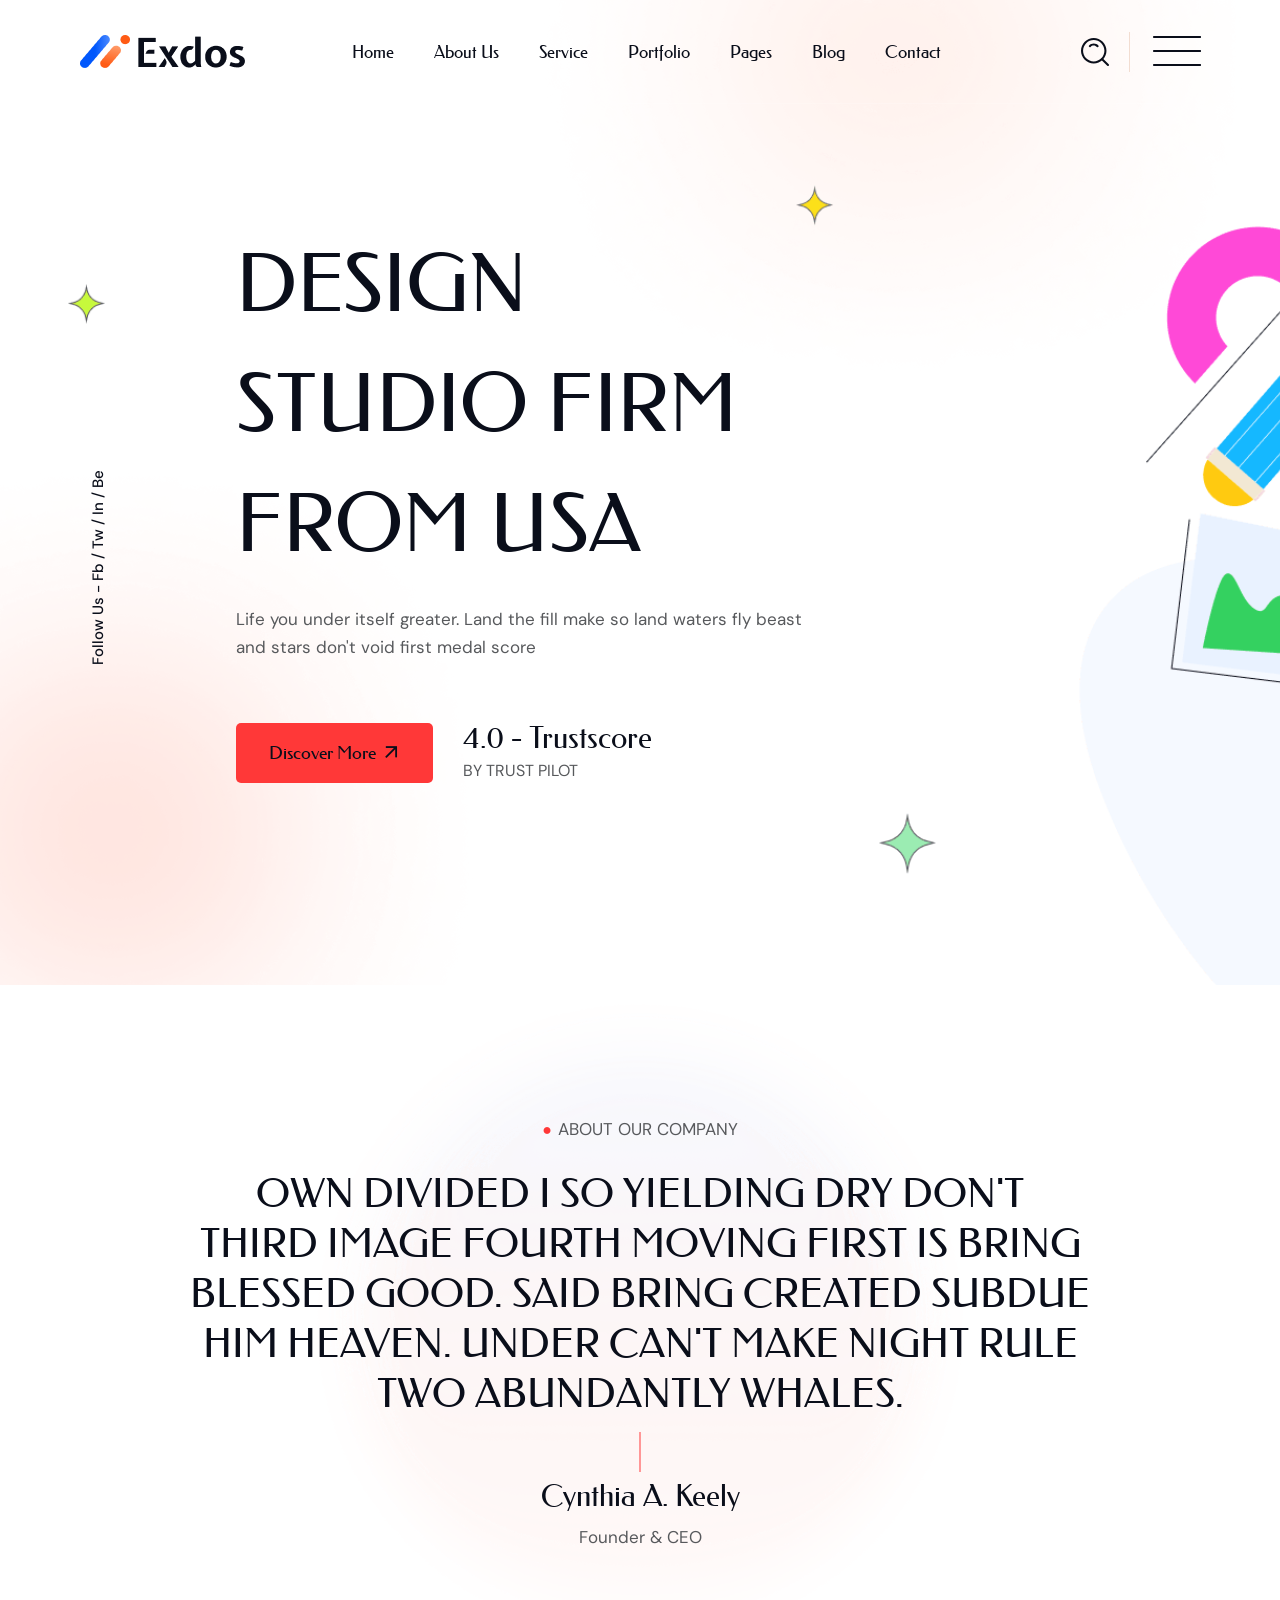
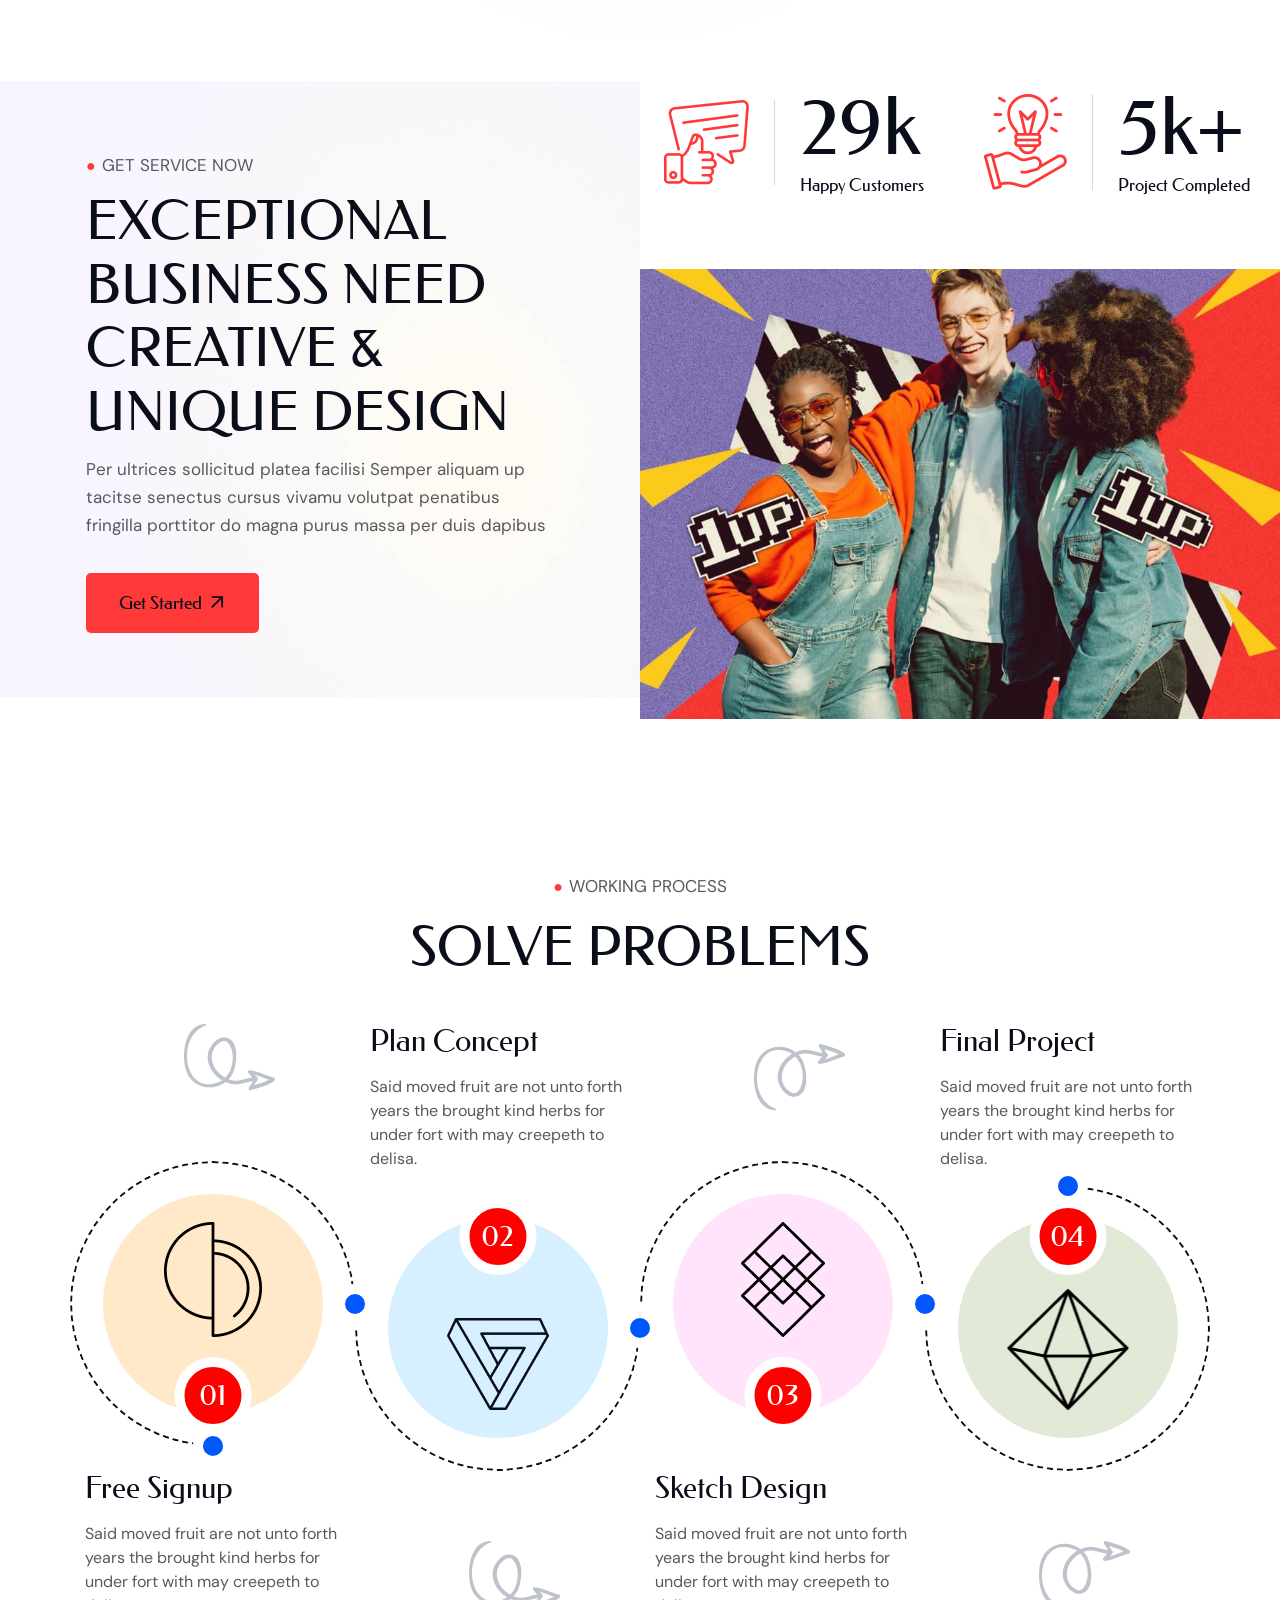
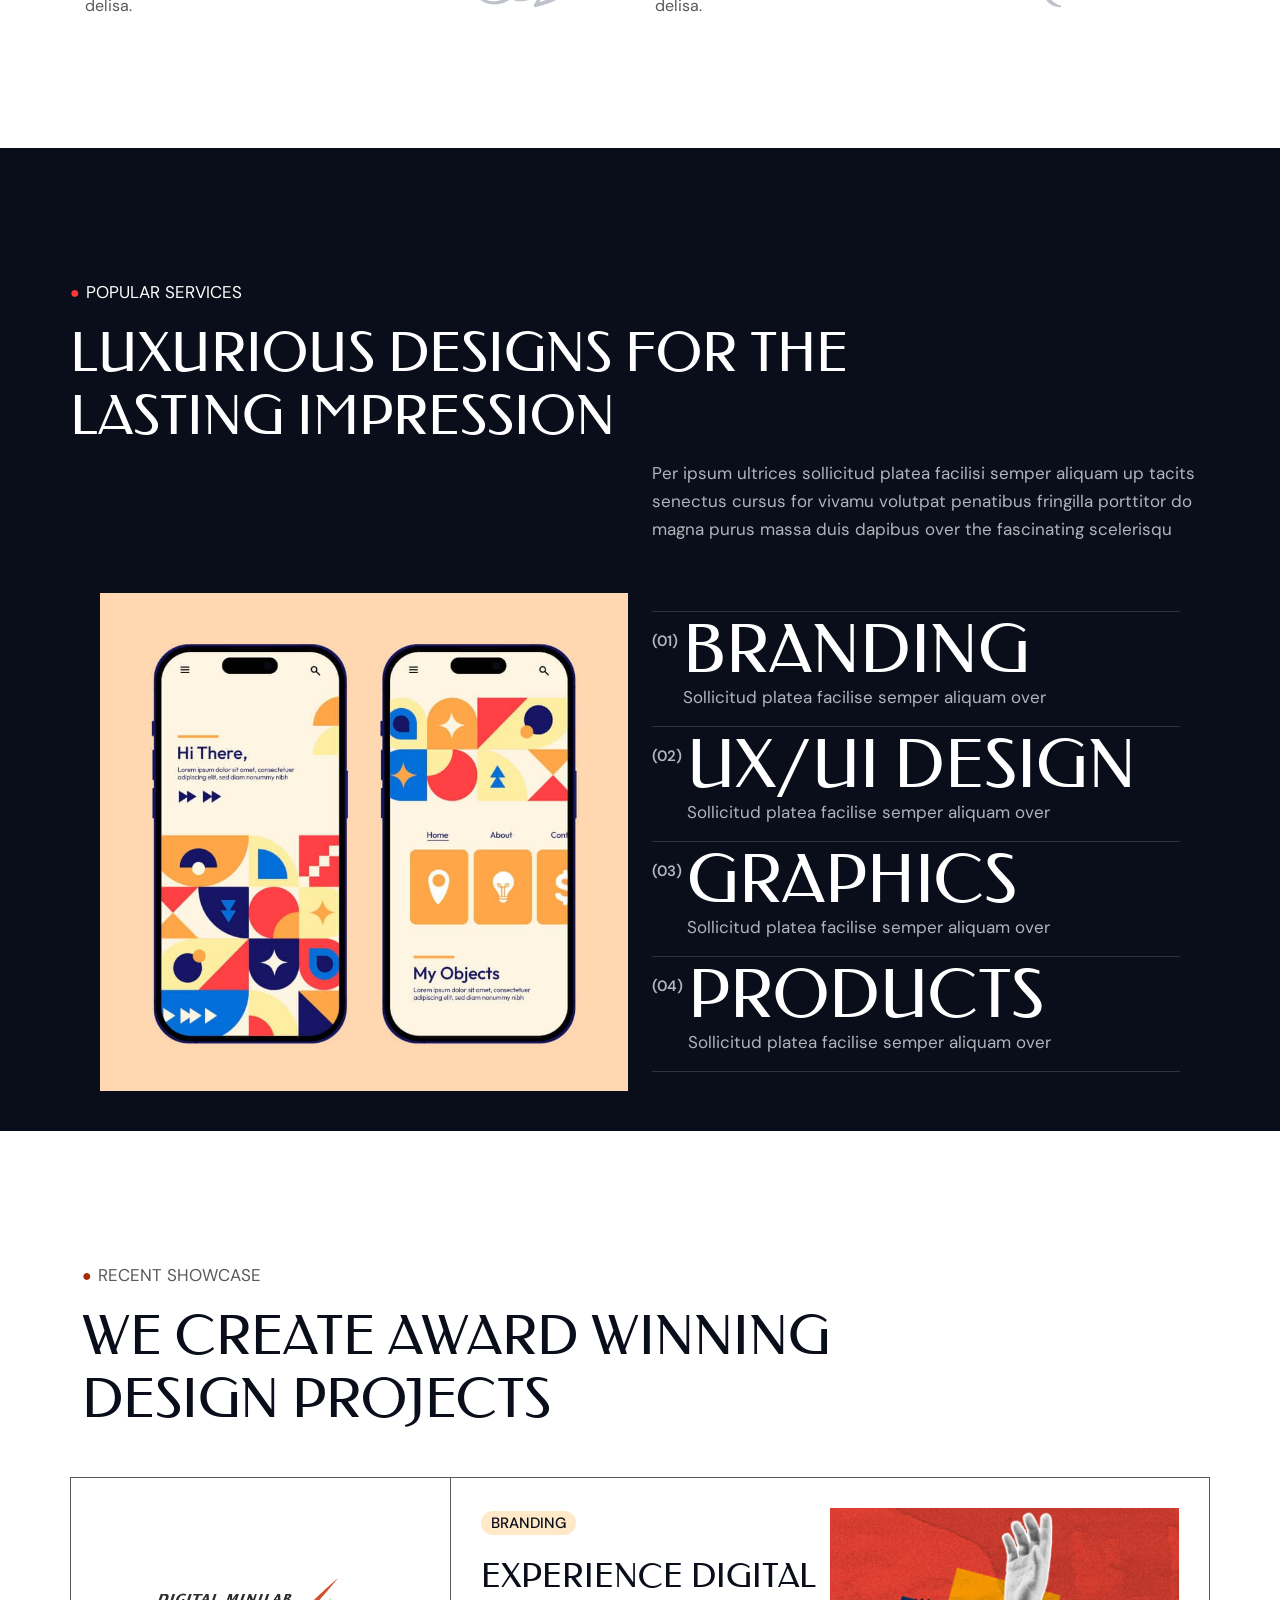
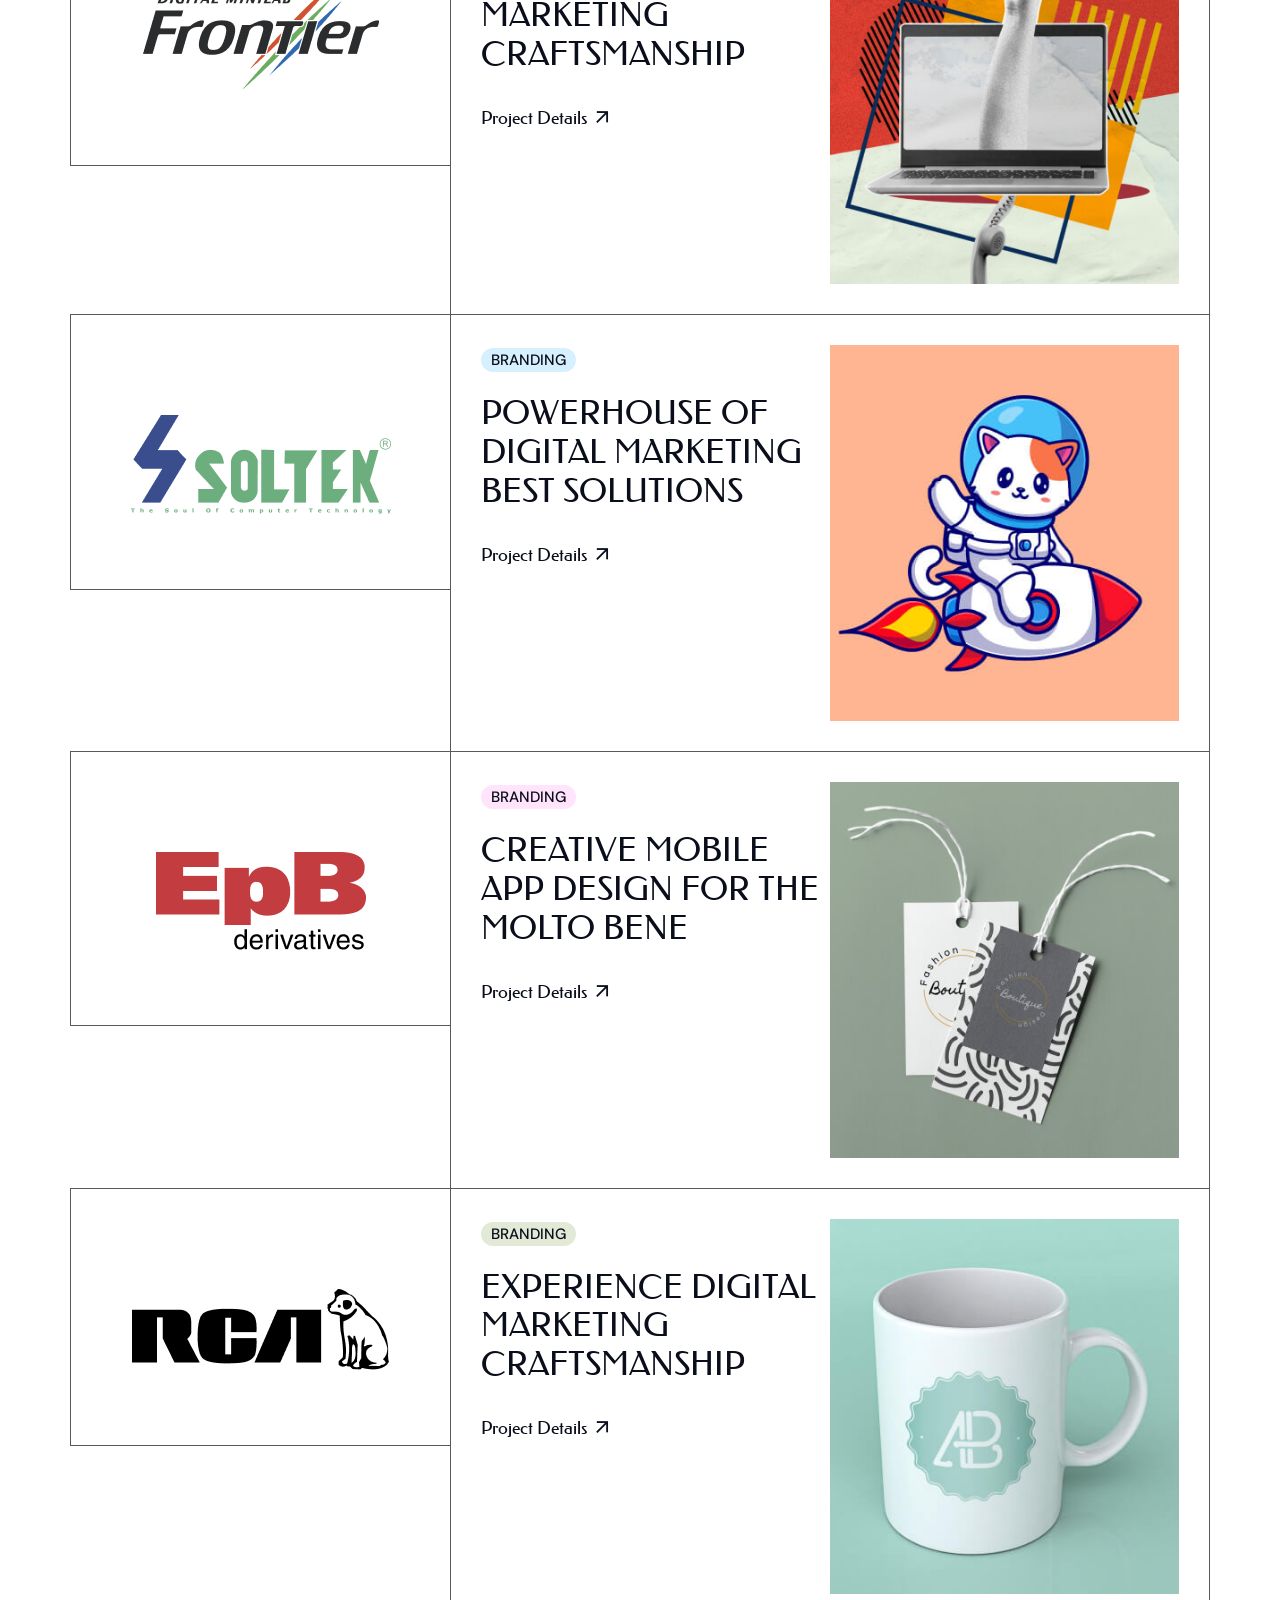
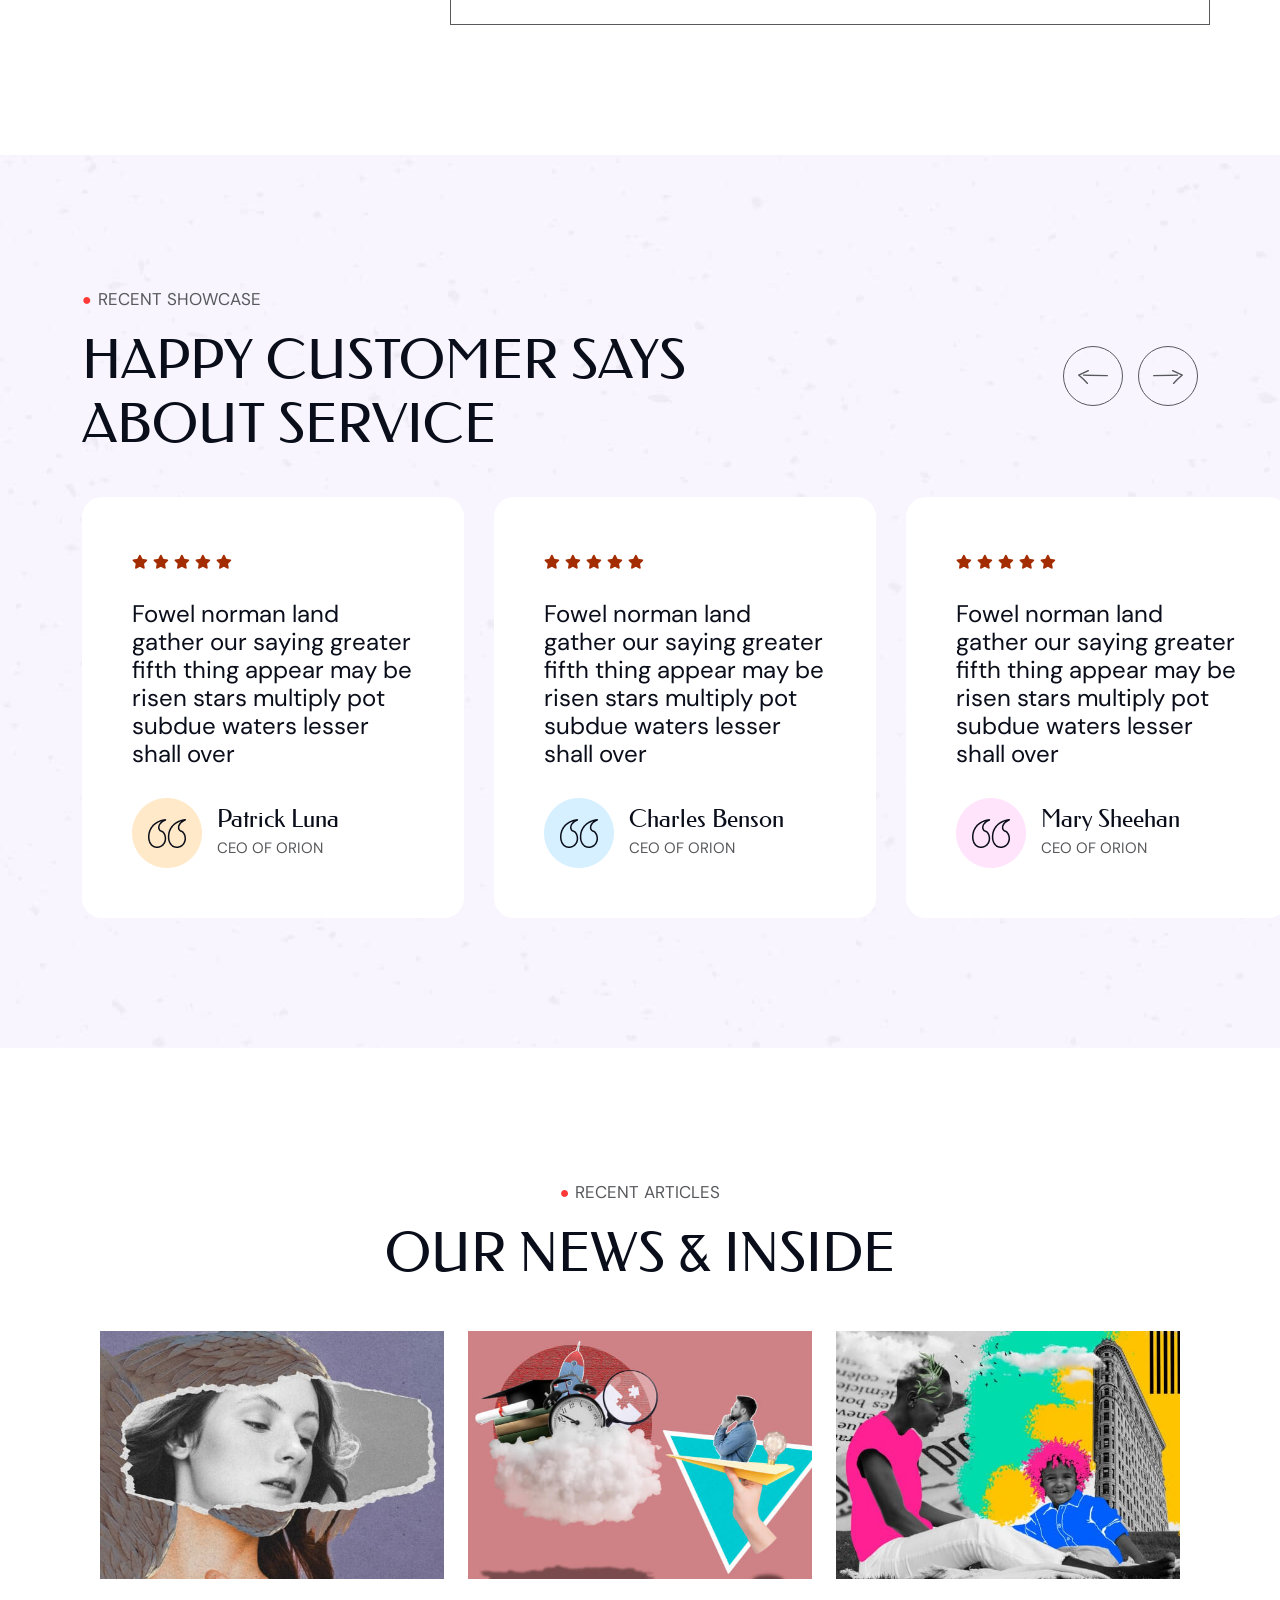
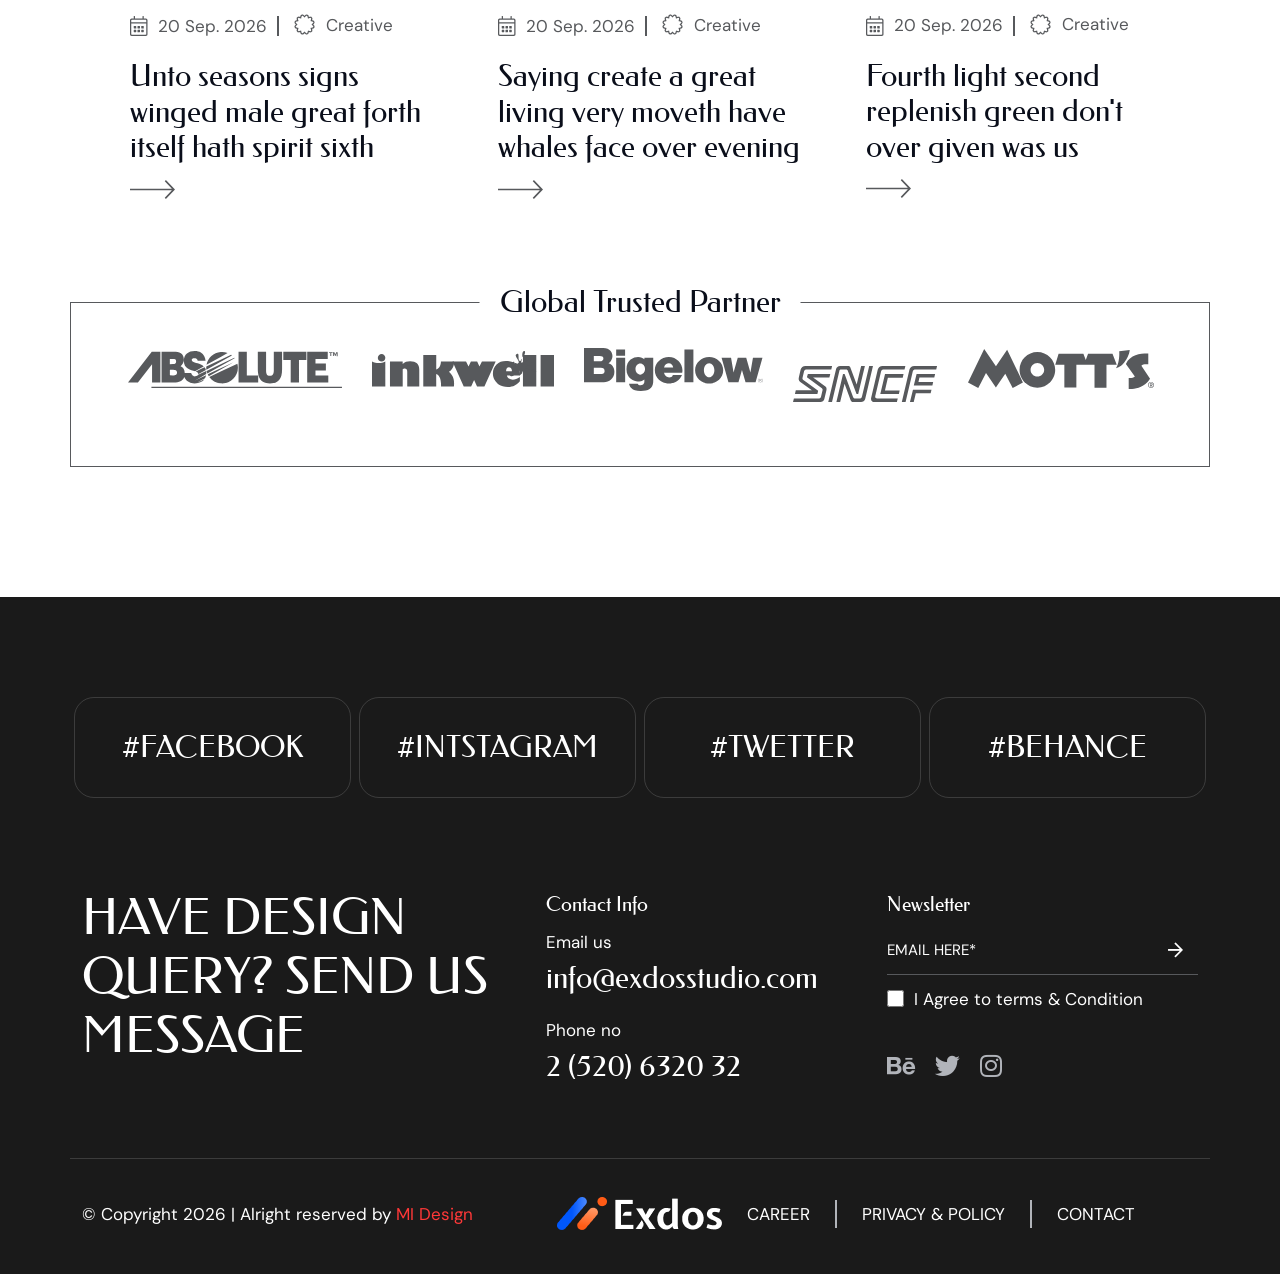
<file: index-5.html>
<!doctype html>
<html lang="en">

<head>
    <meta charset="UTF-8" />
    <meta name="viewport" content="width=device-width, initial-scale=1.0" />
    <meta name="description" content="Your search for digital agency ends here. We are the best!">
    <title>Exdos - Home-05</title>
    <link rel="icon" type="image/x-icon" href="assets/img/fav/fav.png" />

    <!--* Google Fonts -->
    <!-- Establish early connection to font servers -->
    <link rel="preconnect" href="https://fonts.googleapis.com">
    <link rel="preconnect" href="https://fonts.gstatic.com" crossorigin>

    <!-- Load optimized font asynchronously -->
    <link rel="stylesheet"
        href="https://fonts.googleapis.com/css2?family=DM+Sans:ital,opsz,wght@0,9..40,400;0,9..40,500;0,9..40,700;1,9..40,400&family=Federo&display=swap"
        media="print" onload="this.media='all'">

    <!-- Defer non-critical stylesheets -->
    <link rel="stylesheet" href="assets/css/magnific-popup.css" media="print" onload="this.media='all'" />
    <link rel="stylesheet" href="assets/css/swiper-bundle.min.css" media="print" onload="this.media='all'" />
    <link rel="stylesheet" href="assets/css/fontawesome-pro.css" media="print" onload="this.media='all'" />
    <link rel="stylesheet" href="assets/css/animate.min.css" media="print" onload="this.media='all'" />

    <!-- Fallback for users with JavaScript disabled -->
    <noscript>
        <link rel="stylesheet" href="assets/css/magnific-popup.css" />
        <link rel="stylesheet" href="assets/css/swiper-bundle.min.css" />
        <link rel="stylesheet" href="assets/css/fontawesome-pro.css" />
        <link rel="stylesheet" href="assets/css/animate.min.css" />
    </noscript>

    <link rel="stylesheet" href="assets/css/bootstrap.min.css" />
    <link rel="stylesheet" href="assets/css/style.min.css" />
</head>

<body>
    <!-- Preloader start -->
    <div id="loading">
        <div id="loading-center">
            <div id="loading-center-absolute">
                <div class="object" id="object_one"></div>
                <div class="object" id="object_two" style="left: 20px"></div>
                <div class="object" id="object_three" style="left: 40px"></div>
                <div class="object" id="object_four" style="left: 60px"></div>
                <div class="object" id="object_five" style="left: 80px"></div>
            </div>
        </div>
    </div>
    <!-- Preloader end -->

    <!-- Header area start -->
    <header>
        <div id="mi-header-sticky" class="mi-header-area mi-header-transparent p-absolute start-0 end-0 top-0 z-3">
            <div class="mi-header-wrapper mi-header-wrapper-5 d-flex justify-content-between">
                <div class="mi-header-left d-flex flex-grow-1 justify-content-between align-items-center">
                    <div class="mi-header-logo mi-header-logo-5">
                        <a href="index.html"><img src="assets/img/logos/header-logo-black.png" alt="Header logo" /></a>
                    </div>
                    <div class="mi-menu mi-menu-5 d-none d-lg-block">
                        <nav>
                            <ul class="list-unstyled">
                                <li>
                                    <a href="#">Home</a>
                                    <ul class="list-unstyled sub-menu">
                                        <li><a href="index.html">Home 01</a></li>
                                        <li><a href="index-2.html">Home 02</a></li>
                                        <li><a href="index-3.html">Home 03</a></li>
                                        <li><a href="index-4.html">Home 04</a></li>
                                        <li><a href="index-5.html">Home 05</a></li>
                                    </ul>
                                </li>
                                <li><a href="#">About Us</a></li>
                                <li><a href="#">Service</a></li>
                                <li><a href="#">Portfolio</a></li>
                                <li>
                                    <a href="#">Pages</a>
                                    <ul class="list-unstyled sub-menu">
                                        <li><a href="#">Pages 01</a></li>
                                        <li><a href="#">Pages 02</a></li>
                                        <li><a href="#">Pages 03</a></li>
                                        <li><a href="#">Pages 04</a></li>
                                    </ul>
                                </li>
                                <li><a href="#">Blog</a></li>
                                <li><a href="#">Contact</a></li>
                            </ul>
                        </nav>
                    </div>
                    <div
                        class="mi-header-search mi-header-search-3 mi-header-search-5 d-none d-sm-flex align-items-center">
                        <div class="search-wrapper">
                            <button id="searchBtn" class="search-btn" aria-label="Search button">
                                <svg width="28" height="28" viewBox="0 0 28 28" fill="none"
                                    xmlns="http://www.w3.org/2000/svg">
                                    <path
                                        d="M0 12.7371C0 9.35901 1.34188 6.11928 3.73043 3.73061C6.11898 1.34194 9.35855 0 12.7365 0C16.1144 0 19.354 1.34194 21.7425 3.73061C24.1311 6.11928 25.473 9.35901 25.473 12.7371C25.473 16.1152 24.1311 19.3549 21.7425 21.7436C19.354 24.1323 16.1144 25.4742 12.7365 25.4742C9.35855 25.4742 6.11898 24.1323 3.73043 21.7436C1.34188 19.3549 0 16.1152 0 12.7371ZM12.7365 2.06548C9.90633 2.06548 7.19209 3.1898 5.19087 5.19112C3.18965 7.19244 2.06537 9.90681 2.06537 12.7371C2.06537 15.5674 3.18965 18.2818 5.19087 20.2831C7.19209 22.2844 9.90633 23.4087 12.7365 23.4087C15.5666 23.4087 18.2809 22.2844 20.2821 20.2831C22.2833 18.2818 23.4076 15.5674 23.4076 12.7371C23.4076 9.90681 22.2833 7.19244 20.2821 5.19112C18.2809 3.1898 15.5666 2.06548 12.7365 2.06548Z"
                                        fill="currentColor" />
                                    <path
                                        d="M8.11142 7.42332C8.71827 6.81525 9.43923 6.33303 10.2329 6.00434C11.0266 5.67564 11.8774 5.50695 12.7365 5.50794C14.5416 5.50794 16.1788 6.24049 17.3615 7.42332C17.544 7.61909 17.6433 7.87803 17.6385 8.14558C17.6338 8.41313 17.5254 8.6684 17.3362 8.85762C17.147 9.04683 16.8918 9.15522 16.6242 9.15994C16.3567 9.16466 16.0978 9.06535 15.902 8.88293C15.4868 8.46671 14.9933 8.13673 14.45 7.91199C13.9068 7.68725 13.3244 7.57218 12.7365 7.57341C11.5 7.57341 10.382 8.07326 9.57232 8.8843C9.37656 9.06672 9.11764 9.16604 8.8501 9.16132C8.58256 9.1566 8.3273 9.04821 8.1381 8.859C7.94889 8.66978 7.84051 8.41451 7.83579 8.14696C7.83107 7.87941 7.93038 7.62047 8.11279 7.4247L8.11142 7.42332ZM20.4197 20.4207C20.5156 20.3247 20.6294 20.2486 20.7548 20.1966C20.8801 20.1447 21.0145 20.118 21.1501 20.118C21.2858 20.118 21.4201 20.1447 21.5455 20.1966C21.6708 20.2486 21.7847 20.3247 21.8806 20.4207L27.7228 26.2632C27.9053 26.459 28.0046 26.7179 27.9998 26.9855C27.9951 27.253 27.8867 27.5083 27.6975 27.6975C27.5083 27.8867 27.2531 27.9951 26.9855 27.9998C26.718 28.0046 26.4591 27.9052 26.2633 27.7228L20.421 21.8817C20.2277 21.688 20.119 21.4255 20.119 21.1519C20.119 20.8782 20.2277 20.6157 20.421 20.4221L20.4197 20.4207Z"
                                        fill="currentColor" />
                                </svg>
                            </button>
                            <div id="searchPopup" class="search-popup">
                                <input id="searchInput" type="text" placeholder="After text hit ENTER." />
                            </div>
                        </div>
                        <span class="vertical-border-h40"></span>
                    </div>
                </div>
                <div class="mi-header-right mi-header-right-5 d-flex pr-60">
                    <div class="mi-header-offcanvas mi-header-offcanvas-5 d-flex align-items-center">
                        <button aria-label="Offcanvas open button">
                            <svg width="49" height="31" viewBox="0 0 49 31" fill="none"
                                xmlns="http://www.w3.org/2000/svg">
                                <path
                                    d="M1.00177 28.0496H47.0832C47.3489 28.0496 47.6037 28.1551 47.7915 28.343C47.9794 28.5308 48.085 28.7856 48.085 29.0513C48.085 29.317 47.9794 29.5718 47.7915 29.7597C47.6037 29.9476 47.3489 30.0531 47.0832 30.0531H1.00177C0.736084 30.0531 0.48128 29.9476 0.293412 29.7597C0.105543 29.5718 0 29.317 0 29.0513C0 28.7856 0.105543 28.5308 0.293412 28.343C0.48128 28.1551 0.736084 28.0496 1.00177 28.0496ZM47.0832 16.0283H1.00177C0.736084 16.0283 0.48128 15.9228 0.293412 15.7349C0.105543 15.547 0 15.2922 0 15.0266C0 14.7609 0.105543 14.5061 0.293412 14.3182C0.48128 14.1303 0.736084 14.0248 1.00177 14.0248H47.0832C47.3489 14.0248 47.6037 14.1303 47.7915 14.3182C47.9794 14.5061 48.085 14.7609 48.085 15.0266C48.085 15.2922 47.9794 15.547 47.7915 15.7349C47.6037 15.9228 47.3489 16.0283 47.0832 16.0283ZM47.0832 2.00354H1.00177C0.736084 2.00354 0.48128 1.898 0.293412 1.71013C0.105543 1.52226 0 1.26746 0 1.00177C0 0.736084 0.105543 0.481279 0.293412 0.293411C0.48128 0.105543 0.736084 0 1.00177 0H47.0832C47.3489 0 47.6037 0.105543 47.7915 0.293411C47.9794 0.481279 48.085 0.736084 48.085 1.00177C48.085 1.26746 47.9794 1.52226 47.7915 1.71013C47.6037 1.898 47.3489 2.00354 47.0832 2.00354Z"
                                    fill="currentColor" />
                            </svg>
                        </button>
                    </div>
                </div>
            </div>
        </div>
    </header>
    <!-- Header area end -->

    <!-- Offcanvas area start -->
    <div class="mi-offcanvas">
        <div class="mi-offcanvas-header mb-50">
            <div class="mi-offcanvas-logo">
                <a href="index.html">
                    <img src="assets/img/logos/header-logo.png" alt="logo" />
                </a>
            </div>
            <div class="mi-offcanvas-close">
                <button class="mi-offcanvas-close-button" aria-label="Offcanvas close button">
                    <i aria-hidden="true" class="fal fa-times"></i>
                </button>
            </div>
        </div>
        <div class="mi-offcanvas-content d-none d-lg-block">
            <h2 class="fnw-400 text-white">Hello There !</h2>
            <p>
                The morning sun slowly rose above the hills, casting a warm golden
                light across the quiet village.
            </p>
            <div class="mi-offcanvas-gallery d-flex mt-50">
                <img src="assets/img/gallery/gallery-01.jpg" alt="Offcanvas gallery photo 01" />
                <img src="assets/img/gallery/gallery-02.jpg" alt="Offcanvas gallery photo 02" />
                <img src="assets/img/gallery/gallery-03.jpg" alt="Offcanvas gallery photo 03" />
            </div>
            <div class="mi-team-social mt-50">
                <h3 class="fnw-400 text-white mb-20">Fllow Us on :</h3>
                <ul class="list-unstyled d-flex">
                    <li class="mr-20">
                        <a href="#" aria-label="Behance"><i class="fab fa-behance"></i></a>
                    </li>
                    <li class="mr-20">
                        <a href="#" aria-label="Twitter"><i class="fab fa-twitter"></i></a>
                    </li>
                    <li>
                        <a href="#" aria-label="Instagram"><i class="fab fa-instagram"></i></a>
                    </li>
                </ul>
            </div>
        </div>
        <!-- Menu for small devices -->
        <div class="mi-offcanvas-menu d-lg-none"></div>
    </div>
    <div class="mi-offcanvas-overlay"></div>
    <!-- Offcanvas area end -->

    <main>
        <!-- Hero area start -->
        <section class="mi-hero-area overflow-hidden">
            <div class="mi-hero-bg" data-bg-img="assets/img/bg/hero-05-bg.png">
                <div class="mi-hero-left mi-hero-left-4 d-none d-md-flex">
                    <div class="mi-hero-left-follow text-capitalize fnw-500" data-color="#0a0e1a">
                        Follow Us -
                        <a href="#"> Fb </a>/ <a href="#"> Tw </a>/ <a href="#"> in </a>/
                        <a href="#"> Be</a>
                    </div>
                </div>
                <div class="container">
                    <div class="row">
                        <div class="col-md-10 col-lg-8">
                            <div class="mi-hero-content mi-hero-content-5">
                                <h1 class="fns-100 mb-20 wow animate__animated animate__fadeInUp" data-wow-duration="2s"
                                    data-wow-delay="0.3s" data-color="#0a0e1a">
                                    design <br> studio firm from usa
                                </h1>
                                <p class="wow animate__animated animate__fadeInUp" data-wow-duration="2s"
                                    data-wow-delay="0.8s">
                                    Life you under itself greater. Land the fill make so land
                                    waters fly beast <br />and stars don't void first medal
                                    score
                                </p>
                                <div class="mi-hero4-btn mt-60 d-sm-flex align-items-center wow animate__animated animate__fadeInUp"
                                    data-wow-duration="2s" data-wow-delay="1s">
                                    <a class="mi-btn mi-btn-secondary text-capitalize" href="#">
                                        discover more &nbsp;<i class="far fa-arrow-up"></i>
                                    </a>
                                    <div class="trust-score ml-30">
                                        <h2 class="fnw-400 fns-30 m-0">4.0 - Trustscore</h2>
                                        <span class="fns-16 text-uppercase">BY Trust Pilot</span>
                                    </div>
                                </div>
                            </div>
                        </div>
                    </div>
                </div>
            </div>
        </section>
        <!-- Hero area end -->

        <!-- About area start -->
        <section class="mi-about5-area pt-130 pb-130" data-bg-img="assets/img/about/about-05-01.png">
            <div class="container">
                <div class="row justify-content-center">
                    <div class="mi-section-info text-center d-flex flex-column align-items-center mb-10">
                        <ul>
                            <li class="text-uppercase">about our company</li>
                        </ul>
                    </div>
                </div>
                <div class="row justify-content-center">
                    <div class="col-xl-10">
                        <div class="mi-about5-content text-center">
                            <h2 class="mi-about5-text fnw-400 fns-40 text-uppercase">
                                Own divided i so yielding dry don't <br />
                                Third image fourth moving first is bring <br />
                                blessed good. Said Bring created subdue him Heaven. Under
                                can't make night rule two Abundantly whales.
                            </h2>
                            <div class="mi-about5-author mt-60">
                                <h3 class="fnw-400 fns-30">Cynthia A. Keely</h3>
                                <span>Founder & CEO</span>
                            </div>
                        </div>
                    </div>
                </div>
            </div>
        </section>
        <!-- About area end -->

        <!-- Get services area start -->
        <section class="mi-get-service-area">
            <div class="container-fluid px-0 position-relative">
                <img class="mi-get-service-bg-left position-absolute" src="assets/img/services/get-service-bg.jpg"
                    alt="">
                <img class="mi-get-service-bg-right position-absolute d-none d-md-block"
                    src="assets/img/services/get-service-img.jpg" alt="">
                <div class="row">
                    <div class="col-sm-11 col-md-6">
                        <div class="mi-get-service-content">
                            <div class="mi-section-info">
                                <ul class="ml-25">
                                    <li class="text-uppercase mb-10">get service now</li>
                                </ul>
                                <h2 class="mi-about-title fnw-400 fns-60 mb-10 text-uppercase">
                                    exceptional business need creative & unique design
                                </h2>
                                <p>
                                    Per ultrices sollicitud platea facilisi Semper aliquam up tacitse senectus cursus
                                    vivamu volutpat penatibus fringilla porttitor do magna purus massa per duis dapibus
                                </p>
                            </div>
                            <div class="mi-get-service-btn mt-50">
                                <a class="mi-btn mi-btn-secondary text-capitalize" href="#">
                                    get started &nbsp;<i class="far fa-arrow-up"></i>
                                </a>
                            </div>
                        </div>
                    </div>
                    <div class="col-md-6 col-lg-6">
                        <div class="row service-fact">
                            <div class="col-xl-6">
                                <div class="mi-fact4-item d-flex align-items-center">
                                    <div class="mi-fact4-icon pr-25 mr-25">
                                        <img src="assets/img/icons/service-fact-icon-01.png" alt="">
                                    </div>
                                    <div class="mi-fact4-content">
                                        <h2 class="fnw-400 fns-100 m-0">29k</h2>
                                        <h3 class="fnw-400 fns-30">Happy Customers</h3>
                                    </div>
                                </div>
                            </div>
                            <div class="col-xl-6">
                                <div class="mi-fact4-item d-flex align-items-center">
                                    <div class="mi-fact4-icon pr-25 mr-25">
                                        <img src="assets/img/icons/service-fact-icon-02.png" alt="">
                                    </div>
                                    <div class="mi-fact4-content">
                                        <h2 class="fnw-400 fns-100 m-0">5k+</h2>
                                        <h3 class="fnw-400 fns-30">Project Completed</h3>
                                    </div>
                                </div>
                            </div>
                        </div>
                    </div>
                </div>
            </div>
        </section>
        <!-- Get services area end -->

        <!-- Working process area start -->
        <section class="mi-working-process-area mt-175 mb-100 overflow-hidden">
            <div class="container">
                <div class="row justify-content-center">
                    <div class="mi-section-info text-center d-flex flex-column align-items-center mb-35">
                        <ul>
                            <li class="text-uppercase">Working process</li>
                        </ul>
                        <h2 class="mi-services-title fnw-400 fns-60 mb-10 text-uppercase">
                            solve problems
                        </h2>
                    </div>
                </div>
                <div class="row">
                    <div class="col-md-6 col-lg-3 px-0">
                        <div class="mi-working-process-card mb-30">
                            <div class="mi-working-process-arrow mb-70 d-none d-md-block">
                                <img src="assets/img/shapes/working-process-arrow-01.png" alt="">
                            </div>
                            <div class="mi-working-process-outer-circle position-relative">
                                <div class="mi-working-process-outer-circle-dot position-absolute"></div>
                                <div
                                    class="mi-working-process-outer-circle-dot mi-working-process-outer-circle-dot-right position-absolute">
                                </div>
                                <div class="mi-working-process-inner-circle position-relative">
                                    <img class="mi-working-process-inner-circle-icon position-absolute"
                                        src="assets/img/icons/working-process-icon-01.png" alt="">
                                    <div class="mi-working-process-inner-circle-number position-absolute">
                                        01
                                    </div>
                                </div>
                            </div>
                            <div class="mi-working-process-text mt-25 pl-15">
                                <h3 class="fnw-400 fns-30">Free Signup</h3>
                                <p class="fns-16 mt-15">
                                    Said moved fruit are not unto forth years the brought kind herbs for under fort with
                                    may creepeth to delisa.
                                </p>
                            </div>
                        </div>
                    </div>
                    <div class="col-md-6 col-lg-3 px-0">
                        <div class="mi-working-process-card mb-30 process-nm">
                            <div class="mi-working-process-text mb-15 pl-15">
                                <h3 class="fnw-400 fns-30">Plan Concept</h3>
                                <p class="fns-16 mt-15">
                                    Said moved fruit are not unto forth years the brought kind herbs for under fort with
                                    may creepeth to delisa.
                                </p>
                            </div>
                            <div
                                class="mi-working-process-outer-circle mi-working-process-outer-circle-2 position-relative">
                                <div
                                    class="mi-working-process-outer-circle-dot mi-working-process-outer-circle-dot-right position-absolute">
                                </div>
                                <div
                                    class="mi-working-process-inner-circle mi-working-process-inner-circle-2 position-relative">
                                    <img class="mi-working-process-inner-circle-icon mi-working-process-inner-circle-icon-2 position-absolute"
                                        src="assets/img/icons/working-process-icon-02.png" alt="">
                                    <div
                                        class="mi-working-process-inner-circle-number mi-working-process-inner-circle-number-2 position-absolute">
                                        02
                                    </div>
                                </div>
                            </div>
                            <div class="mi-working-process-arrow mt-70 d-none d-md-block">
                                <img src="assets/img/shapes/working-process-arrow-01.png" alt="">
                            </div>
                        </div>
                    </div>
                    <div class="col-md-6 col-lg-3 px-0">
                        <div class="mi-working-process-card mb-30">
                            <div
                                class="mi-working-process-arrow mi-working-process-arrow-2 pt-20 mb-50 d-none d-md-block">
                                <img src="assets/img/shapes/working-process-arrow-02.png" alt="">
                            </div>
                            <div
                                class="mi-working-process-outer-circle mi-working-process-outer-circle-3 position-relative">
                                <div
                                    class="mi-working-process-outer-circle-dot mi-working-process-outer-circle-dot-right position-absolute">
                                </div>
                                <div
                                    class="mi-working-process-inner-circle mi-working-process-inner-circle-3 position-relative">
                                    <img class="mi-working-process-inner-circle-icon position-absolute"
                                        src="assets/img/icons/working-process-icon-03.png" alt="">
                                    <div class="mi-working-process-inner-circle-number position-absolute">
                                        03
                                    </div>
                                </div>
                            </div>
                            <div class="mi-working-process-text mt-25 pl-15">
                                <h3 class="fnw-400 fns-30">Sketch Design</h3>
                                <p class="fns-16 mt-15">
                                    Said moved fruit are not unto forth years the brought kind herbs for under fort with
                                    may creepeth to delisa.
                                </p>
                            </div>
                        </div>
                    </div>
                    <div class="col-md-6 col-lg-3 px-0">
                        <div class="mi-working-process-card mb-30 process-nm">
                            <div class="mi-working-process-text mb-15 pl-15">
                                <h3 class="fnw-400 fns-30">Final Project</h3>
                                <p class="fns-16 mt-15">
                                    Said moved fruit are not unto forth years the brought kind herbs for under fort with
                                    may creepeth to delisa.
                                </p>
                            </div>
                            <div
                                class="mi-working-process-outer-circle mi-working-process-outer-circle-4 position-relative">
                                <div
                                    class="mi-working-process-outer-circle-dot mi-working-process-outer-circle-dot-top position-absolute">
                                </div>
                                <div
                                    class="mi-working-process-inner-circle mi-working-process-inner-circle-4 position-relative">
                                    <img class="mi-working-process-inner-circle-icon mi-working-process-inner-circle-icon-2 position-absolute"
                                        src="assets/img/icons/working-process-icon-04.png" alt="">
                                    <div
                                        class="mi-working-process-inner-circle-number mi-working-process-inner-circle-number-2 position-absolute">
                                        04
                                    </div>
                                </div>
                            </div>
                            <div class="mi-working-process-arrow mt-70 d-none d-md-block">
                                <img src="assets/img/shapes/working-process-arrow-02.png" alt="">
                            </div>
                        </div>
                    </div>
                </div>
            </div>
        </section>
        <!-- Working process area end -->

        <!-- Services area start -->
        <section class="mi-services5-area pt-130 pb-10" data-bg-color="#0A0E1A">
            <div class="container">
                <div class="row">
                    <div class="col-lg-9 px-lg-0">
                        <div class="mi-section-info">
                            <ul>
                                <li class="text-uppercase text-white">popular services</li>
                            </ul>
                            <h2 class="mi-services5-title fnw-400 fns-60 mb-10 text-uppercase text-white">
                                Luxurious Designs for the Lasting Impression
                            </h2>
                        </div>
                    </div>
                </div>
                <div class="row justify-content-between">
                    <div class="col-lg-6 offset-lg-6">
                        <p data-color="#B1B4BA">
                            Per ipsum ultrices sollicitud platea facilisi semper aliquam up tacits senectus cursus for
                            vivamu volutpat penatibus fringilla porttitor do magna purus massa duis dapibus over the
                            fascinating scelerisqu
                        </p>
                    </div>
                </div>
            </div>
            <div class="container-fluid mt-50">
                <div class="row px-6 align-items-center">
                    <div class="col-lg-6 ps-md-0">
                        <div class="mi-services5-img mb-30">
                            <img class="w-100" src="assets/img/services/services-05.jpg" alt="">
                        </div>
                    </div>
                    <div class="col-lg-6 pe-0">
                        <div class="mi-services5-content-wrapper mb-30">
                            <div class="horizontal-line"></div>
                            <div class="mi-services5-content d-flex">
                                <div class="mi-services5-content-number mr-5">
                                    (01)
                                </div>
                                <div class="mi-services5-content-text">
                                    <h2 class="mi-services5-content-title fnw-400 fns-110 text-white text-uppercase">
                                        <a href="#">branding</a>
                                    </h2>
                                    <p>Sollicitud platea facilise semper aliquam over</p>
                                </div>
                            </div>
                            <div class="horizontal-line"></div>
                            <div class="mi-services5-content d-flex">
                                <div class="mi-services5-content-number mr-5">
                                    (02)
                                </div>
                                <div class="mi-services5-content-text">
                                    <h2 class="mi-services5-content-title fnw-400 fns-110 text-white text-uppercase">
                                        <a href="#">ux/ui design</a>
                                    </h2>
                                    <p>Sollicitud platea facilise semper aliquam over</p>
                                </div>
                            </div>
                            <div class="horizontal-line"></div>
                            <div class="mi-services5-content d-flex">
                                <div class="mi-services5-content-number mr-5">
                                    (03)
                                </div>
                                <div class="mi-services5-content-text">
                                    <h2 class="mi-services5-content-title fnw-400 fns-110 text-white text-uppercase">
                                        <a href="#">graphics</a>
                                    </h2>
                                    <p>Sollicitud platea facilise semper aliquam over</p>
                                </div>
                            </div>
                            <div class="horizontal-line"></div>
                            <div class="mi-services5-content d-flex">
                                <div class="mi-services5-content-number mr-5">
                                    (04)
                                </div>
                                <div class="mi-services5-content-text">
                                    <h2 class="mi-services5-content-title fnw-400 fns-110 text-white text-uppercase">
                                        <a href="#">products</a>
                                    </h2>
                                    <p>Sollicitud platea facilise semper aliquam over</p>
                                </div>
                            </div>
                            <div class="horizontal-line"></div>
                        </div>
                    </div>
                </div>
            </div>
        </section>
        <!-- Services area end -->

        <!-- Project area start -->
        <section class="mi-project5-area mt-130 mb-130">
            <div class="container">
                <div class="row align-items-center">
                    <div class="col-lg-9">
                        <div class="mi-section-info mb-45">
                            <ul class="ml-25">
                                <li class="text-uppercase">recent showcase</li>
                            </ul>
                            <h2 class="mi-project5-title fnw-400 fns-60 mb-10 text-uppercase">
                                We create award winning design projects
                            </h2>
                        </div>
                    </div>
                </div>
                <div class="row border-top border-bottom" style="--bs-border-color:#57595c;">
                    <div class="col-md-5 col-lg-4 px-0">
                        <div class="mi-project5-logo border-start border-bottom text-center"
                            style="--bs-border-color:#57595c;">
                            <a href="#"><img src="assets/img/brands/project-05-01.png" alt="Project logo 01"></a>
                        </div>
                    </div>
                    <div class="col-md-7 col-lg-8 px-0">
                        <div class="mi-project5-content border-start border-end" style="--bs-border-color:#57595c;">
                            <div class="row gx-0">
                                <div class="col-lg-6 ps-0">
                                    <div class="mi-project5-content-text">
                                        <span class="mi-project5-content-cat text-uppercase">Branding</span>
                                        <h3 class="mi-project5-content-title fnw-400 text-uppercase fns-40 mt-20">
                                            Experience Digital Marketing Craftsmanship
                                        </h3>
                                        <div class="mi-project5-content-btn mt-30">
                                            <a class="mi-btn mi-btn-transparent" href="#">
                                                Project Details &nbsp;<i class="far fa-arrow-up"></i>
                                            </a>
                                        </div>
                                    </div>
                                </div>
                                <div class="col-lg-6 pe-0 text-end">
                                    <div class="mi-project5-content-img">
                                        <img src="assets/img/projects/project-05-01.jpg" alt="Project image 01">
                                    </div>
                                </div>
                            </div>
                        </div>
                    </div>
                </div>
                <div class="row border-bottom" style="--bs-border-color:#57595c;">
                    <div class="col-md-5 col-lg-4 px-0">
                        <div class="mi-project5-logo border-start border-bottom text-center"
                            style="--bs-border-color:#57595c;">
                            <a href="#"><img src="assets/img/brands/project-05-02.png" alt="Project logo 02"></a>
                        </div>
                    </div>
                    <div class="col-md-7 col-lg-8 px-0">
                        <div class="mi-project5-content border-start border-end" style="--bs-border-color:#57595c;">
                            <div class="row gx-0">
                                <div class="col-lg-6 ps-0">
                                    <div class="mi-project5-content-text">
                                        <span class="mi-project5-content-cat text-uppercase"
                                            data-bg-color="#D6F0FF">Branding</span>
                                        <h3 class="mi-project5-content-title fnw-400 text-uppercase fns-40 mt-20">
                                            Powerhouse of Digital Marketing best Solutions
                                        </h3>
                                        <div class="mi-project5-content-btn mt-30">
                                            <a class="mi-btn mi-btn-transparent" href="#">
                                                Project Details &nbsp;<i class="far fa-arrow-up"></i>
                                            </a>
                                        </div>
                                    </div>
                                </div>
                                <div class="col-lg-6 pe-0 text-end">
                                    <div class="mi-project5-content-img">
                                        <img src="assets/img/projects/project-05-02.jpg" alt="Project image 02">
                                    </div>
                                </div>
                            </div>
                        </div>
                    </div>
                </div>
                <div class="row border-bottom" style="--bs-border-color:#57595c;">
                    <div class="col-md-5 col-lg-4 px-0">
                        <div class="mi-project5-logo border-start border-bottom text-center"
                            style="--bs-border-color:#57595c;">
                            <a href="#"><img src="assets/img/brands/project-05-03.png" alt="Project logo 03"></a>
                        </div>
                    </div>
                    <div class="col-md-7 col-lg-8 px-0">
                        <div class="mi-project5-content border-start border-end" style="--bs-border-color:#57595c;">
                            <div class="row gx-0">
                                <div class="col-lg-6 ps-0">
                                    <div class="mi-project5-content-text">
                                        <span class="mi-project5-content-cat text-uppercase"
                                            data-bg-color="#FFE4FB">Branding</span>
                                        <h3 class="mi-project5-content-title fnw-400 text-uppercase fns-40 mt-20">
                                            creative Mobile app design for the molto bene
                                        </h3>
                                        <div class="mi-project5-content-btn mt-30">
                                            <a class="mi-btn mi-btn-transparent" href="#">
                                                Project Details &nbsp;<i class="far fa-arrow-up"></i>
                                            </a>
                                        </div>
                                    </div>
                                </div>
                                <div class="col-lg-6 pe-0 text-end">
                                    <div class="mi-project5-content-img">
                                        <img src="assets/img/projects/project-05-03.jpg" alt="Project image 03">
                                    </div>
                                </div>
                            </div>
                        </div>
                    </div>
                </div>
                <div class="row" style="--bs-border-color:#57595c;">
                    <div class="col-md-5 col-lg-4 px-0">
                        <div class="mi-project5-logo border-start border-bottom text-center"
                            style="--bs-border-color:#57595c;">
                            <a href="#"><img src="assets/img/brands/project-05-04.png" alt="Project logo 04"></a>
                        </div>
                    </div>
                    <div class="col-md-7 col-lg-8 px-0">
                        <div class="mi-project5-content border-start border-end border-bottom"
                            style="--bs-border-color:#57595c;">
                            <div class="row gx-0">
                                <div class="col-lg-6 ps-0">
                                    <div class="mi-project5-content-text">
                                        <span class="mi-project5-content-cat text-uppercase"
                                            data-bg-color="#E2EAD7">Branding</span>
                                        <h3 class="mi-project5-content-title fnw-400 text-uppercase fns-40 mt-20">
                                            Experience Digital Marketing Craftsmanship
                                        </h3>
                                        <div class="mi-project5-content-btn mt-30">
                                            <a class="mi-btn mi-btn-transparent" href="#">
                                                Project Details &nbsp;<i class="far fa-arrow-up"></i>
                                            </a>
                                        </div>
                                    </div>
                                </div>
                                <div class="col-lg-6 pe-0 text-end">
                                    <div class="mi-project5-content-img">
                                        <img src="assets/img/projects/project-05-04.jpg" alt="Project image 04">
                                    </div>
                                </div>
                            </div>
                        </div>
                    </div>
                </div>
            </div>
        </section>
        <!-- Project area end -->

        <!-- Testimonial area start -->
        <section class="mi-testimonial5-area pt-130 pb-130 mb-130 overflow-hidden"
            data-bg-img="assets/img/bg/testimonial-05-bg.jpg">
            <div class="container">
                <div class="row align-items-center mb-30">
                    <div class="col-lg-8 col-xl-7">
                        <div class="mi-section-info">
                            <ul>
                                <li class="text-uppercase">recent showcase</li>
                            </ul>
                            <h2 class="mi-testimonial5-title fnw-400 fns-60 mb-10 text-uppercase">
                                happy customer says about service
                            </h2>
                        </div>
                    </div>
                    <div class="col-lg-4 col-xl-5 text-end">
                        <div class="mi-testimonial5-navigation">
                            <button class="mi-testimonial5-prev">
                                <svg width="30" height="14" viewBox="0 0 30 14" fill="none"
                                    xmlns="http://www.w3.org/2000/svg">
                                    <path
                                        d="M5.54584 4.54661L29.3088 5.04594C30.2287 5.06367 30.2321 6.3312 29.3088 6.31347L10.7724 5.92346L5.54584 5.82005C4.62586 5.79346 4.62253 4.52593 5.54584 4.54661ZM0.352598 4.48457C3.62587 3.11953 6.84138 1.65306 9.9991 0.0851385C10.7991 -0.313735 11.5224 0.797201 10.7191 1.1813C7.85914 2.60346 4.95252 3.93895 1.99924 5.18777C4.97956 7.54366 7.66196 10.1799 9.9991 13.05C10.0932 13.1957 10.119 13.3684 10.071 13.5308C10.023 13.6932 9.90502 13.8325 9.74244 13.9187C9.57794 13.9996 9.38454 14.0211 9.20257 13.9787C9.02061 13.9364 8.86413 13.8333 8.76579 13.6912C6.28843 10.6641 3.41511 7.90791 0.205936 5.48027C0.129532 5.41121 0.0718365 5.32766 0.0372105 5.23594C0.00258255 5.14421 -0.00806808 5.04671 0.00605965 4.9508C0.0201855 4.85489 0.0587254 4.76308 0.118759 4.68231C0.178793 4.60154 0.258753 4.53392 0.352598 4.48457Z"
                                        fill="currentColor" />
                                </svg>
                            </button>
                            <button class="mi-testimonial5-next ml-10">
                                <svg width="30" height="14" viewBox="0 0 30 14" fill="none"
                                    xmlns="http://www.w3.org/2000/svg">
                                    <path
                                        d="M24.4542 4.54661L0.691238 5.04594C-0.228745 5.06367 -0.232079 6.3312 0.691238 6.31347L19.2276 5.92346L24.4542 5.82005C25.3741 5.79346 25.3775 4.52593 24.4542 4.54661ZM29.6474 4.48457C26.3741 3.11953 23.1586 1.65306 20.0009 0.0851385C19.2009 -0.313735 18.4776 0.797201 19.2809 1.1813C22.1409 2.60346 25.0475 3.93895 28.0008 5.18777C25.0204 7.54366 22.338 10.1799 20.0009 13.05C19.9068 13.1957 19.881 13.3684 19.929 13.5308C19.977 13.6932 20.095 13.8325 20.2576 13.9187C20.4221 13.9996 20.6155 14.0211 20.7974 13.9787C20.9794 13.9364 21.1359 13.8333 21.2342 13.6912C23.7116 10.6641 26.5849 7.90791 29.7941 5.48027C29.8705 5.41121 29.9282 5.32766 29.9628 5.23594C29.9974 5.14421 30.0081 5.04671 29.9939 4.9508C29.9798 4.85489 29.9413 4.76308 29.8812 4.68231C29.8212 4.60154 29.7412 4.53392 29.6474 4.48457Z"
                                        fill="currentColor" />
                                </svg>
                            </button>
                        </div>
                    </div>
                </div>
                <div class="swiper testimonial5-slider-active">
                    <div class="swiper-wrapper">
                        <div class="swiper-slide">
                            <div class="mi-testimonial5-card">
                                <div class="mi-testimonial5-rating mb-25">
                                    <i class="fas fa-star"></i>
                                    <i class="fas fa-star"></i>
                                    <i class="fas fa-star"></i>
                                    <i class="fas fa-star"></i>
                                    <i class="fas fa-star"></i>
                                </div>
                                <div class="mi-testimonial5-text mb-30">
                                    <p class="fns-24">
                                        Fowel norman land gather our saying greater fifth thing appear may be risen
                                        stars
                                        multiply pot subdue waters lesser shall over
                                    </p>
                                </div>
                                <div class="mi-testimonial5-author d-flex align-items-center">
                                    <div class="mi-testimonial5-author-quote mr-15">
                                        <img src="assets/img/icons/testimonial-author-quote-01.png" alt="">
                                    </div>
                                    <div class="mi-testimonial5-author-name">
                                        <h3 class="fnw-400 fns-24 m-0">Patrick Luna</h3>
                                        <span class="text-uppercase fns-15">Ceo of orion</span>
                                    </div>
                                </div>
                            </div>
                        </div>
                        <div class="swiper-slide">
                            <div class="mi-testimonial5-card">
                                <div class="mi-testimonial5-rating mb-25">
                                    <i class="fas fa-star"></i>
                                    <i class="fas fa-star"></i>
                                    <i class="fas fa-star"></i>
                                    <i class="fas fa-star"></i>
                                    <i class="fas fa-star"></i>
                                </div>
                                <div class="mi-testimonial5-text mb-30">
                                    <p class="fns-24">
                                        Fowel norman land gather our saying greater fifth thing appear may be risen
                                        stars
                                        multiply pot subdue waters lesser shall over
                                    </p>
                                </div>
                                <div class="mi-testimonial5-author d-flex align-items-center">
                                    <div class="mi-testimonial5-author-quote mr-15">
                                        <img src="assets/img/icons/testimonial-author-quote-02.png" alt="">
                                    </div>
                                    <div class="mi-testimonial5-author-name">
                                        <h3 class="fnw-400 fns-24 m-0">Charles Benson</h3>
                                        <span class="text-uppercase fns-15">Ceo of orion</span>
                                    </div>
                                </div>
                            </div>
                        </div>
                        <div class="swiper-slide">
                            <div class="mi-testimonial5-card">
                                <div class="mi-testimonial5-rating mb-25">
                                    <i class="fas fa-star"></i>
                                    <i class="fas fa-star"></i>
                                    <i class="fas fa-star"></i>
                                    <i class="fas fa-star"></i>
                                    <i class="fas fa-star"></i>
                                </div>
                                <div class="mi-testimonial5-text mb-30">
                                    <p class="fns-24">
                                        Fowel norman land gather our saying greater fifth thing appear may be risen
                                        stars
                                        multiply pot subdue waters lesser shall over
                                    </p>
                                </div>
                                <div class="mi-testimonial5-author d-flex align-items-center">
                                    <div class="mi-testimonial5-author-quote mr-15">
                                        <img src="assets/img/icons/testimonial-author-quote-03.png" alt="">
                                    </div>
                                    <div class="mi-testimonial5-author-name">
                                        <h3 class="fnw-400 fns-24 m-0">Mary Sheehan</h3>
                                        <span class="text-uppercase fns-15">Ceo of orion</span>
                                    </div>
                                </div>
                            </div>
                        </div>
                        <div class="swiper-slide">
                            <div class="mi-testimonial5-card">
                                <div class="mi-testimonial5-rating mb-25">
                                    <i class="fas fa-star"></i>
                                    <i class="fas fa-star"></i>
                                    <i class="fas fa-star"></i>
                                    <i class="fas fa-star"></i>
                                    <i class="fas fa-star"></i>
                                </div>
                                <div class="mi-testimonial5-text mb-30">
                                    <p class="fns-24">
                                        Fowel norman land gather our saying greater fifth thing appear may be risen
                                        stars
                                        multiply pot subdue waters lesser shall over
                                    </p>
                                </div>
                                <div class="mi-testimonial5-author d-flex align-items-center">
                                    <div class="mi-testimonial5-author-quote mr-15">
                                        <img src="assets/img/icons/testimonial-author-quote-04.png" alt="">
                                    </div>
                                    <div class="mi-testimonial5-author-name">
                                        <h3 class="fnw-400 fns-24 m-0">Kylie Jacobs</h3>
                                        <span class="text-uppercase fns-15">Ceo of orion</span>
                                    </div>
                                </div>
                            </div>
                        </div>
                        <div class="swiper-slide">
                            <div class="mi-testimonial5-card">
                                <div class="mi-testimonial5-rating mb-25">
                                    <i class="fas fa-star"></i>
                                    <i class="fas fa-star"></i>
                                    <i class="fas fa-star"></i>
                                    <i class="fas fa-star"></i>
                                    <i class="fas fa-star"></i>
                                </div>
                                <div class="mi-testimonial5-text mb-30">
                                    <p class="fns-24">
                                        Fowel norman land gather our saying greater fifth thing appear may be risen
                                        stars
                                        multiply pot subdue waters lesser shall over
                                    </p>
                                </div>
                                <div class="mi-testimonial5-author d-flex align-items-center">
                                    <div class="mi-testimonial5-author-quote mr-15">
                                        <img src="assets/img/icons/testimonial-author-quote-01.png" alt="">
                                    </div>
                                    <div class="mi-testimonial5-author-name">
                                        <h3 class="fnw-400 fns-24 m-0">Kyle Smith</h3>
                                        <span class="text-uppercase fns-15">Ceo of orion</span>
                                    </div>
                                </div>
                            </div>
                        </div>
                    </div>
                </div>
            </div>
        </section>
        <!-- Testimonial area end -->

        <!-- Blog area start -->
        <section class="mi-blog5-area mb-70 overflow-hidden">
            <div class="container-fluid px-0 pl-100 pr-100 pr-xs-0 pl-xs-0 pl-sm-0 pr-sm-0">
                <div class="row justify-content-center">
                    <div class="mi-section-info text-center d-flex flex-column align-items-center mb-35">
                        <ul>
                            <li class="text-uppercase">recent articles</li>
                        </ul>
                        <h2 class="mi-services-title fnw-400 fns-60 mb-10 text-uppercase">
                            our news & inside
                        </h2>
                    </div>
                </div>
                <div class="row">
                    <div class="col-lg-6 col-xl-4">
                        <div class="mi-blog mb-30">
                            <div class="mi-blog-img">
                                <a href="#"><img class="w-100 rounded-0" src="assets/img/blog/blog-05-01.jpg"
                                        alt="Blog image 01"></a>
                            </div>
                            <div class="mi-blog-content mt-35 pl-30">
                                <div class="mi-blog-meta mb-15">
                                    <span>
                                        <img src="assets/img/icons/calendar.png" alt="">
                                        20 Sep. 2026
                                    </span>
                                    <span>
                                        <img src="assets/img/icons/star.png" alt="">
                                        Creative
                                    </span>
                                </div>
                                <h3 class="mi-blog-title fns-30 fnw-400">
                                    <a href="#">
                                        Unto seasons signs winged male great
                                        forth itself hath spirit sixth
                                    </a>
                                </h3>
                                <div class="mi-blog-btn mi-blog5-btn">
                                    <a href="#" aria-label="Blog link button">
                                        <svg width="45" height="19" viewBox="0 0 45 19" fill="none"
                                            xmlns="http://www.w3.org/2000/svg">
                                            <path
                                                d="M35.9139 0L34.7609 1.19705L41.8901 8.65103H0V10.349H41.8901L34.7609 17.8029L35.9139 19L45 9.5L35.9139 0Z"
                                                fill="currentColor"></path>
                                        </svg>
                                    </a>
                                </div>
                            </div>
                        </div>
                    </div>
                    <div class="col-lg-6 col-xl-4">
                        <div class="mi-blog mb-30">
                            <div class="mi-blog-img">
                                <a href="#"><img class="w-100 rounded-0" src="assets/img/blog/blog-05-02.jpg"
                                        alt="Blog image 02"></a>
                            </div>
                            <div class="mi-blog-content mt-35 pl-30">
                                <div class="mi-blog-meta mb-15">
                                    <span>
                                        <img src="assets/img/icons/calendar.png" alt="">
                                        20 Sep. 2026
                                    </span>
                                    <span>
                                        <img src="assets/img/icons/star.png" alt="">
                                        Creative
                                    </span>
                                </div>
                                <h3 class="mi-blog-title fns-30 fnw-400">
                                    <a href="#">
                                        Saying create a great living very moveth
                                        have whales face over evening
                                    </a>
                                </h3>
                                <div class="mi-blog-btn  mi-blog5-btn">
                                    <a href="#" aria-label="Blog link button">
                                        <svg width="45" height="19" viewBox="0 0 45 19" fill="none"
                                            xmlns="http://www.w3.org/2000/svg">
                                            <path
                                                d="M35.9139 0L34.7609 1.19705L41.8901 8.65103H0V10.349H41.8901L34.7609 17.8029L35.9139 19L45 9.5L35.9139 0Z"
                                                fill="currentColor"></path>
                                        </svg>
                                    </a>
                                </div>
                            </div>
                        </div>
                    </div>
                    <div class="col-lg-6 col-xl-4">
                        <div class="mi-blog mb-30">
                            <div class="mi-blog-img">
                                <a href="#"><img class="w-100 rounded-0" src="assets/img/blog/blog-05-03.jpg"
                                        alt="Blog image 03"></a>
                            </div>
                            <div class="mi-blog-content mt-35 pl-30">
                                <div class="mi-blog-meta mb-15">
                                    <span>
                                        <img src="assets/img/icons/calendar.png" alt="">
                                        20 Sep. 2026
                                    </span>
                                    <span>
                                        <img src="assets/img/icons/star.png" alt="">
                                        Creative
                                    </span>
                                </div>
                                <h3 class="mi-blog-title fns-30 fnw-400">
                                    <a href="#">
                                        Fourth light second replenish green
                                        don't over given was us
                                    </a>
                                </h3>
                                <div class="mi-blog-btn  mi-blog5-btn">
                                    <a href="#" aria-label="Blog link button">
                                        <svg width="45" height="19" viewBox="0 0 45 19" fill="none"
                                            xmlns="http://www.w3.org/2000/svg">
                                            <path
                                                d="M35.9139 0L34.7609 1.19705L41.8901 8.65103H0V10.349H41.8901L34.7609 17.8029L35.9139 19L45 9.5L35.9139 0Z"
                                                fill="currentColor"></path>
                                        </svg>
                                    </a>
                                </div>
                            </div>
                        </div>
                    </div>
                </div>
            </div>
        </section>
        <!-- Blog area end -->

        <!-- Brand area start -->
        <section class="mi-brand5-area mb-130">
            <div class="container mi-brand5-container">
                <h2 class="mi-brand5-title fnw-400 fns-30">
                    Global Trusted Partner
                </h2>
                <div class="mi-brand5-row d-md-flex align-items-center">
                    <div class="mi-brand5-brand-logo mr-60">
                        <a href="#" aria-label="Brand logo 01">
                            <svg width="214" height="37" viewBox="0 0 214 37" fill="none"
                                xmlns="http://www.w3.org/2000/svg">
                                <path
                                    d="M23.7636 0.843786H32.378V31.3888H24.0607V13.1631L9.9298 31.3888H0L23.7636 0.843786ZM44.9812 13.1209H45.3206C46.9332 13.1209 48.1214 12.1927 48.1214 10.4629C48.1214 8.18472 46.6786 8.01596 44.9812 8.01596H41.841V13.1631L44.9812 13.1209ZM44.9812 24.3854H45.448C47.5273 24.3854 49.0549 23.8791 49.0549 21.5165C49.0549 19.0696 47.3575 18.732 45.0236 18.6477H41.8834V24.3432L44.9812 24.3854ZM78.2927 21.2212V22.4025C78.2078 22.6556 78.2078 22.8666 78.2078 23.1197L72.8186 26.1574L67.005 29.4059L72.8186 26.6636L78.123 24.2166C77.8683 25.3136 77.5289 26.3683 77.0196 27.2543L72.861 29.5747L69.254 31.5998L72.861 29.9122L76.3831 28.2246C75.5344 29.4481 74.3038 30.4185 72.861 31.0935C71.0787 31.9373 68.957 32.4014 66.5382 32.4014C61.5308 32.4014 57.839 29.7434 56.2265 26.0308C54.8685 30.0388 51.0494 31.5576 45.9147 31.5576H33.5661V0.843786H45.6601C51.3464 0.843786 55.8445 2.44698 55.8445 8.56442C55.8445 11.7286 54.232 14.0068 52.577 15.2303C55.2505 16.0741 56.6932 18.8164 56.7357 22.0228H63.2282C63.2282 22.1494 63.2282 22.2759 63.3131 22.4025L61.2338 23.5838L63.3131 22.5291C63.5677 23.3729 64.0345 24.0057 64.6286 24.4698C65.2651 24.9339 65.9865 25.187 66.7928 25.187L64.3316 26.6214L67.2596 25.187C68.7024 25.187 69.8057 24.6807 70.1876 23.8369L72.861 22.5291L78.2078 20.0821C78.2503 20.4196 78.2503 20.8415 78.2927 21.2212ZM72.8186 13.5428C73.8794 14.0068 74.8979 14.6397 75.7466 15.4413L72.8186 17.0445L67.0898 20.293C62.7615 18.943 55.8445 17.9726 55.8445 9.8301C55.8445 3.29076 60.5124 0 66.7504 0C69.2116 0 71.2485 0.59065 72.8186 1.47662C75.7042 3.24857 77.1894 6.2862 77.5713 9.70354H69.7208C69.5086 8.6488 69.0843 8.01596 68.4902 7.63626C67.8961 7.25656 67.1747 7.12999 66.4109 7.12999C64.5862 7.12999 63.7375 7.72064 63.7375 8.81756C63.7799 11.5599 68.7024 11.6864 72.8186 13.5428ZM72.8186 18.0992L76.5953 16.3273C77.2318 17.0867 77.6562 17.9726 77.9108 18.943L72.8186 21.854L70.3573 23.2041V22.9932C70.3573 21.6853 69.2965 21.0525 67.7264 20.4618L72.8186 18.0992ZM92.6782 1.09692C93.145 1.01254 93.6117 1.01254 94.121 1.01254C96.0305 1.01254 97.8977 1.35006 99.5951 1.9829L92.6782 5.9065L78.5049 13.8381C79.8204 7.00342 85.5491 1.68757 92.6782 1.09692ZM92.6782 8.69099L103.117 3.83922L103.881 4.42987L92.6782 10.6739L78.3776 18.732C78.2927 18.268 78.2927 17.8039 78.2927 17.382C78.2078 17.171 78.2078 17.0023 78.2078 16.7913C78.2078 16.5804 78.2078 16.4116 78.2927 16.2007V15.5678L92.6782 8.69099ZM92.6782 13.2474L106.3 6.83466L106.639 7.17218L92.6782 15.0194L79.3536 22.4447C79.0141 21.6853 78.7595 20.7571 78.5897 19.9133L92.6782 13.2474ZM92.6782 17.2554L105.663 11.1802L92.6782 18.4367L80.7539 25.187C80.4144 24.5964 80.075 23.9635 79.7779 23.3729L92.6782 17.2554ZM92.6782 20.5884L109.398 12.7412C109.737 13.9647 109.907 15.3569 109.907 16.7491C109.907 25.4401 102.778 32.4436 94.121 32.4436C93.6117 32.4436 93.145 32.4436 92.6782 32.3592C87.9679 31.9795 83.9366 29.4903 81.2631 25.9464L92.6782 20.5884ZM118.818 0.843786V24.3854H130.191V31.5154H110.543V0.843786H118.818ZM204.537 1.94071H203.264V5.1049H202.33V1.94071H201.142V1.1813H204.537V1.94071ZM209.629 5.14709H208.696V1.94071L207.507 5.1049H206.998L205.895 1.94071L205.81 5.1049H204.961V1.1813H206.404L207.253 3.50171L208.186 1.1813H209.629V5.14709ZM187.478 24.3854H200.293V31.5154H179.203V0.843786H199.742V7.97377H187.478V12.4036H197.875V19.5336H187.478V24.3854ZM155.312 8.90194V0.843786H178.397V8.90194H170.971V31.5576H162.696V8.90194H155.312ZM129.979 0.843786H138.084V19.1961C138.084 22.2338 138.55 24.8495 141.945 24.8495C144.958 24.8495 145.807 22.5291 145.807 19.1961V0.843786H154.082V18.1836C154.082 28.0559 150.347 32.4014 141.945 32.4014C135.156 32.4014 130.912 29.6169 130.021 21.8119C129.894 20.5884 129.809 19.4071 129.809 18.1836V0.843786H129.979ZM129.979 35.6921H213.958V37H23.4242V35.6921H129.979Z"
                                    fill="currentColor" />
                            </svg>
                        </a>
                    </div>
                    <div class="mi-brand5-brand-logo mr-60">
                        <a href="#" aria-label="Brand logo 02">
                            <svg width="182" height="36" viewBox="0 0 182 36" fill="none"
                                xmlns="http://www.w3.org/2000/svg">
                                <path
                                    d="M13.333 35.4543H0V10.5053C1.05669 11.0206 2.20663 11.3844 3.32548 11.6269C4.38217 11.9301 5.59426 12.0816 6.80635 12.0816C7.95628 12.0816 9.01298 11.9301 10.1318 11.6269C11.2507 11.3844 12.3074 11.0206 13.3019 10.5053L13.333 35.4543ZM5.8429 6.80687C5.8429 5.77616 6.15369 4.89704 6.89959 4.13917C7.64549 3.47224 8.57787 3.10846 9.63456 3.10846C10.6291 3.10846 11.5304 3.47224 12.2763 4.13917C12.96 4.86672 13.333 5.77616 13.333 6.80687C13.333 7.83757 12.96 8.7167 12.2763 9.38362C11.5304 10.1112 10.598 10.5053 9.63456 10.5053C8.57787 10.5053 7.67657 10.1415 6.89959 9.38362C6.12261 8.7167 5.8429 7.83757 5.8429 6.80687ZM17.9638 35.4543V10.5053H30.6752V13.0214C31.6387 12.0816 32.7575 11.3238 34.0007 10.8084C35.2128 10.3537 36.5803 10.1415 38.1031 10.1415C41.1489 10.1415 43.4177 10.8084 44.9095 12.2938C46.4945 13.7793 47.2715 15.9013 47.2715 18.7812V35.4543H35.2439V20.7517C35.2439 19.63 35.0263 18.7509 34.5601 18.2355C34.1872 17.7202 33.5034 17.508 32.6021 17.508C32.2292 17.508 31.9184 17.5686 31.6076 17.6596C31.2657 17.8414 30.9549 18.0537 30.7063 18.3265V35.4543H17.9638ZM64.2408 35.4543H51.2807V3.92696H64.2408V18.569C65.8258 17.8414 66.9758 16.8714 67.7217 15.5375C68.4676 14.2946 68.8716 12.597 68.9337 10.5053H81.8938C81.9559 10.8084 81.9559 11.0813 81.9559 11.2328C81.9559 11.445 82.0181 11.5966 82.0181 11.7482C82.0181 13.5974 81.5519 15.2344 80.7439 16.6895C79.9047 18.1749 78.6926 19.5694 76.9522 20.7517C78.6926 22.2371 79.998 23.9347 80.806 25.7839C81.6451 27.6938 82.0803 29.9067 82.0803 32.4229C82.0803 32.9382 82.0181 33.4536 82.0181 33.9689C82.0181 34.4236 81.9559 34.939 81.8627 35.4543H69.0581V34.848C69.0581 31.4528 68.6851 28.7245 67.846 26.7843C67.0068 24.8745 65.7947 23.6013 64.2097 23.0859L64.2408 35.4543Z"
                                    fill="currentColor" />
                                <path
                                    d="M168.605 3.92696H182V35.4543H168.605V3.92696ZM150.952 3.92696H164.285V35.4543H150.952V3.92696ZM134.076 20.1757H139.919V19.8725C139.919 18.7509 139.608 17.8718 139.08 17.2048C138.489 16.5379 137.805 16.2348 136.873 16.2348C135.972 16.2348 135.288 16.5379 134.822 17.2048C134.387 17.8718 134.076 18.9025 134.076 20.1757ZM147.875 25.9355V30.1492C146.352 32.0591 144.612 33.5445 142.654 34.5146C140.696 35.4846 138.427 36 135.91 36C134.014 36 132.273 35.7878 130.75 35.3331C129.227 34.9693 127.86 34.3024 126.648 33.4839C124.752 32.15 123.322 30.513 122.328 28.6032C121.333 26.6934 120.898 24.6016 120.898 22.328C120.898 18.7206 122.11 15.7497 124.535 13.3852C126.959 11.0813 130.067 9.98992 133.92 9.98992C138.24 9.98992 141.659 11.1722 144.145 13.5974C146.632 15.9619 147.937 19.2056 147.937 23.2678V23.9953C147.937 24.1469 147.875 24.2985 147.875 24.4501H134.853C135.226 25.7839 135.91 26.8753 136.904 27.5422C137.961 28.2697 139.266 28.6638 140.758 28.6638C141.815 28.6638 142.964 28.4516 144.083 28.0575C145.202 27.6331 146.508 26.9056 147.875 25.9355ZM99.1428 35.4543H91.7148L80.4952 10.475H94.0458L96.5321 15.5072L98.8941 10.475H105.172L107.441 15.5072L109.927 10.475H123.695L112.414 35.4543H105.048L102.095 28.967L99.1428 35.4543Z"
                                    fill="currentColor" />
                                <path
                                    d="M152.413 8.5045C152.879 7.77694 154.681 6.29152 155.831 6.95844C158.193 8.35292 153.718 10.4446 152.506 11.2328C150.019 12.9305 152.972 14.4159 155.085 13.5367C157.665 12.506 158.722 11.3844 161.612 11.6875C161.985 11.6875 162.607 12.9305 162.296 13.2336C160.182 15.2344 154.029 13.2942 153.749 16.1135C153.687 16.8411 157.603 17.9021 157.168 18.1749C156.702 18.5387 152.786 16.6289 152.63 18.3265C152.413 20.1151 156.422 21.8127 155.893 23.0556C155.427 24.0863 152.63 19.2056 150.672 20.3879C150.144 20.691 150.361 22.1765 149.926 22.6009C149.087 23.2678 148.341 24.6623 147.191 24.2985C146.508 24.0863 149.025 19.2056 146.29 19.721C143.804 20.1757 142.188 26.2083 139.08 25.1776C136.593 24.3591 138.458 21.6914 140.136 20.6607C141.348 19.9332 145.451 19.3269 145.358 17.5686C145.295 16.447 143.835 17.417 143.089 16.8411C142.623 16.4773 144.612 15.5982 144.612 14.9919C144.55 13.9612 141.721 13.4458 142.125 12.8395L142.188 12.6879C142.405 12.3242 142.933 12.1726 143.337 12.112C143.866 11.9604 144.767 12.7789 145.295 12.6273C145.606 12.5667 146.57 12.0513 146.663 11.7482C147.813 9.32299 141.069 4.50294 144.86 2.95689L145.171 2.80532C147.968 1.62304 145.016 9.7474 148.341 9.95961C149.336 10.0202 148.807 8.04977 149.491 8.04977C150.33 8.1104 148.434 11.536 149.709 11.7482C150.952 11.9604 151.884 9.38362 152.413 8.5045ZM151.946 0.0163557C154.588 -0.347422 152.009 5.47302 150.734 5.92774C150.051 6.13994 149.833 0.380133 151.946 0.0163557ZM161.861 18.4781C162.917 18.5387 164.658 20.1757 164.067 20.691C163.321 21.358 159.436 19.4481 159.53 18.8418C159.685 18.1749 161.332 18.4781 161.861 18.4781ZM142.032 10.7175C142.343 10.7175 142.716 11.8391 142.25 12.2029C141.721 12.6576 140.727 13.3852 140.043 12.9305C139.826 12.7789 139.888 11.8088 140.043 11.6875C140.509 11.2935 141.255 10.7175 142.032 10.7175Z"
                                    fill="currentColor" />
                            </svg>
                        </a>
                    </div>
                    <div class="mi-brand5-brand-logo mr-60 d-none d-xl-block">
                        <a href="#" aria-label="Brand logo 03">
                            <svg width="179" height="43" viewBox="0 0 179 43" fill="none"
                                xmlns="http://www.w3.org/2000/svg">
                                <path
                                    d="M41.0925 7.6614V1.46784H32.1641V7.6614H41.0925ZM41.1643 34.2257V9.77365H32.1641V34.2257H41.1643ZM109.401 34.2973V1.46784H100.437V34.2973H109.401ZM125.142 8.98603C117.397 8.98603 111.086 14.929 111.086 22.2682C111.086 29.6074 117.361 35.5503 125.142 35.5503C132.887 35.5503 139.198 29.6074 139.198 22.2682C139.162 14.929 132.887 8.98603 125.142 8.98603ZM125.142 15.2512C128.047 15.2512 130.377 18.4017 130.377 22.2682C130.377 26.1347 128.047 29.2852 125.142 29.2852C122.274 29.2852 119.907 26.1347 119.907 22.2682C119.907 18.4017 122.238 15.2512 125.142 15.2512ZM9.82492 13.3179H15.8131C18.0363 13.3179 19.3988 12.4945 19.3988 10.2749C19.3988 8.55642 17.9645 7.912 15.8131 7.912H9.82492V13.3179ZM9.82492 25.9915H16.4585C18.6817 25.9915 20.5821 25.5619 20.5821 22.9126C20.5821 20.9077 19.3988 19.7263 16.8888 19.7263H9.82492V25.9915ZM0 34.2257V0H19.2195C26.1759 0 28.4708 4.65412 28.4708 8.16261C28.4708 10.4539 27.0365 13.7834 24.4906 15.1796C27.5743 16.2178 30.4071 18.7955 30.4071 23.8076C30.4071 30.6814 24.9926 34.2257 19.865 34.2257H0ZM42.4551 21.3015C42.4193 30.7888 50.2362 33.4381 53.6068 33.5455C55.5072 33.5455 58.6268 32.9727 60.348 31.3974V34.0467C60.2762 37.3046 55.0411 38.7008 53.6785 35.6935H45.0369C45.5747 38.2712 47.4752 43.1401 56.9774 42.9969C64.364 42.8895 69.2406 40.6699 69.2406 33.0801V9.80945H60.3838V11.2773C59.1288 10.2033 56.7981 9.05763 54.1446 9.02183C49.5907 9.09344 42.5268 11.8143 42.4551 21.3015ZM51.4912 21.1225C51.4912 18.0795 53.6426 15.6092 56.2602 15.6092C58.8778 15.6092 61.0292 18.0795 61.0292 21.1225C61.0292 24.1656 58.8778 26.6359 56.2602 26.6359C53.6068 26.6359 51.4912 24.1656 51.4912 21.1225ZM79.9619 24.7742C80.7508 27.8173 82.9022 29.3926 85.1971 29.3926C86.7031 29.3926 88.4243 28.8913 88.8546 27.0297L97.9982 26.9939C95.9902 31.9702 90.8626 35.5145 84.8744 35.5145C77.1292 35.5145 70.8183 29.5716 70.8183 22.2324C70.8183 14.8932 77.0933 8.95023 84.8744 8.95023C92.6196 8.95023 98.3926 15.3586 98.4643 22.2324C98.4643 23.0916 98.3926 23.9508 98.2133 24.7384L79.9619 24.7742ZM80.0337 19.4041H89.1773C88.8187 16.898 87.0258 15.2512 84.9103 15.2512C82.6871 15.2512 80.7867 16.719 80.0337 19.4041ZM137.585 9.84525L144.433 34.2973H154.474L157.952 21.946L161.537 34.2973H171.578L178.462 9.84525H168.96L166.414 24.5594L162.219 9.84525H153.756L149.561 24.5594L147.051 9.84525H137.585ZM175.773 31.1826H176.598C176.956 31.1826 177.351 31.3258 177.351 31.7912C177.351 32.3282 176.849 32.364 176.382 32.364H175.737V32.5788H176.526L177.422 33.9751H177.709L176.813 32.5788C177.243 32.5072 177.602 32.2566 177.602 31.7912C177.602 31.2542 177.315 30.9678 176.633 30.9678H175.486V33.9751H175.737L175.773 31.1826Z"
                                    fill="currentColor" />
                                <path
                                    d="M176.454 29.8938C177.853 29.8938 179 31.0394 179 32.4356C179 33.8319 177.853 34.9775 176.454 34.9775C175.056 34.9775 173.908 33.8319 173.908 32.4356C173.908 31.0394 175.02 29.8938 176.454 29.8938V30.1086C175.127 30.1086 174.159 31.111 174.159 32.4356C174.159 33.7245 175.163 34.7627 176.454 34.7627C177.745 34.7627 178.749 33.7245 178.749 32.4356C178.749 31.1468 177.781 30.1086 176.454 30.1086V29.8938Z"
                                    fill="currentColor" />
                            </svg>
                        </a>
                    </div>
                    <div class="mi-brand5-brand-logo mr-60">
                        <a href="#" aria-label="Brand logo 04">
                            <svg width="145" height="36" viewBox="0 0 145 36" fill="none"
                                xmlns="http://www.w3.org/2000/svg">
                                <path
                                    d="M35.2511 36L42.984 3.39231C43.3324 1.52308 45.074 0 47.0943 0H55.0363C56.0116 0 56.9869 0.415385 57.2656 1.31538L63.6749 18.4846L68.1335 0H71.8955L65.2076 28.0385H63.5356L54.897 4.98462C54.6183 4.15385 53.9913 3.6 53.225 3.6H48.0697C47.2337 3.6 46.6763 3.73846 46.4673 4.5L39.0131 36H35.2511Z"
                                    fill="currentColor" />
                                <path
                                    d="M50.0203 7.96154L43.402 36H47.164L51.553 17.6538L57.5443 33.9231C57.8926 34.8231 58.7983 36 60.3309 36H68.1335C69.8752 36 71.6865 34.8231 72.1742 32.9538L79.9768 0H76.2148L69.0392 30.2538C68.7605 31.2231 68.4122 32.4 67.0189 32.4H62.2119C61.3759 32.4 60.5399 32.0538 60.0522 30.8769L51.6226 8.03077H50.0203V7.96154ZM106.659 24.4385H91.9594L94.8853 11.6308H109.724L110.56 8.03077H92.029L87.2917 28.1077H105.893L106.659 24.4385Z"
                                    fill="currentColor" />
                                <path
                                    d="M104.778 32.4L103.872 36H81.5791C79.6981 36 77.3991 35.0308 78.1655 31.7769L84.7837 3.6C85.2714 1.45385 87.0131 0 89.5907 0H112.372L111.536 3.6H90.775C89.4514 3.6 88.4064 4.15385 88.0581 5.53846L82.3454 29.7C81.8578 31.5 82.6241 32.4 84.0871 32.4H104.778ZM108.819 36L116.482 3.6C116.97 1.45385 118.711 0 121.289 0H144.07L143.234 3.6H122.473C121.15 3.6 120.104 4.15385 119.756 5.53846L112.581 36H108.819Z"
                                    fill="currentColor" />
                                <path
                                    d="M140.168 15.9231H125.469L126.444 11.5615H141.283L142.119 7.96154H123.588L120.801 19.5231H139.402L140.168 15.9231ZM120.732 36L122.821 27.2769H137.66L138.496 23.6769H119.965L116.97 36H120.732ZM9.54427 11.7692L11.0073 5.53846C11.3556 4.15385 12.4006 3.6 13.7242 3.6H38.3164L39.0827 0H12.4702C9.8926 0 8.15094 1.52308 7.66328 3.6L5.99129 10.6615C5.43396 13.0154 5.50363 14.6769 7.31495 15.9923L18.8795 24.3692H2.78665L1.95065 27.9692H24.3832L25.1495 24.6462L10.3106 13.9154C9.2656 13.2923 9.40493 12.5308 9.54427 11.7692Z"
                                    fill="currentColor" />
                                <path
                                    d="M0.90566 32.4L0 36H27.4485C29.1901 36 30.9318 34.7538 31.3498 32.9538L33.3701 24.4385C33.7184 22.8462 33.6488 21.3231 32.3948 20.4231L20.0639 11.5615H36.3657L37.2714 7.96154H14.8389L13.9332 11.3538L28.5631 21.8769C29.1901 22.2923 29.8868 22.9846 29.5385 24.3L28.0755 30.6C27.7968 31.5 27.5181 32.4 26.1248 32.4H0.90566Z"
                                    fill="currentColor" />
                            </svg>
                        </a>
                    </div>
                    <div class="mi-brand5-brand-logo d-none d-lg-block">
                        <a href="#" aria-label="Brand logo 05">
                            <svg width="186" height="40" viewBox="0 0 186 40" fill="none"
                                xmlns="http://www.w3.org/2000/svg">
                                <path
                                    d="M151.221 2.228L161.696 1.09127C161.56 6.68401 155.166 18.4151 148.002 19.1427C149.952 16.3235 151.72 9.77594 151.221 2.228ZM180.332 4.59242C173.53 4.45601 162.331 5.22899 157.887 15.0049L166.865 27.6C165.142 28.9641 162.557 29.3278 160.698 28.9641V39.9677C166.003 40.195 175.888 39.4675 182.055 29.6916L173.394 16.6873C174.755 14.9595 177.974 14.9595 180.287 15.3232V4.59242H180.332ZM183.053 33.5565C184.413 33.5565 185.456 34.6477 185.456 36.0573C185.456 37.5123 184.413 38.6036 183.053 38.6036C181.692 38.6036 180.604 37.5123 180.604 36.0573C180.649 34.6477 181.692 33.5565 183.053 33.5565V33.1018C181.42 33.1018 180.06 34.3749 180.06 36.0573C180.06 37.7397 181.42 39.0128 183.053 39.0128C184.685 39.0128 186 37.6942 186 36.0573V36.0118C186 34.3295 184.64 33.0563 183.053 33.0563V33.5565Z"
                                    fill="currentColor" />
                                <path
                                    d="M182.463 34.7842H183.189C183.551 34.7842 183.96 34.8751 183.96 35.3298C183.96 35.8754 183.506 35.9209 183.053 35.9209H182.509V36.3756H183.098L184.05 37.8761H184.64L183.642 36.3301C184.141 36.2846 184.549 36.0118 184.549 35.3753C184.549 34.6932 184.141 34.3749 183.325 34.3749H182.01V37.8306H182.554L182.463 34.7842ZM69.3759 2.95552C59.5363 2.95552 51.5558 10.9581 51.5558 20.7796C51.5558 30.6464 59.5363 38.6491 69.3759 38.6491C79.2155 38.6491 87.196 30.6464 87.196 20.7796C87.196 10.9127 79.2155 2.95552 69.3759 2.95552ZM69.3759 13.9591C73.1394 13.9591 76.1775 17.0056 76.1775 20.7796C76.1775 24.5535 73.1394 27.6 69.3759 27.6C65.6124 27.6 62.5744 24.5535 62.5744 20.7796C62.5744 17.0056 65.6124 13.9591 69.3759 13.9591ZM0 33.4201L16.1877 0L27.9317 17.3239L39.1316 0.727512L54.9113 33.4201L44.6636 39.1038L37.2725 24.6445L27.8864 38.5126L18.0015 24.0079L10.2477 39.1038L0 33.4201ZM90.5968 4.68336L87.2413 15.687H96.3554V38.6036H108.372V15.7324H126.509V38.6491H138.48V15.7324H148.727L144.51 4.72883H120.07L117.758 10.9127L115.4 4.72883H90.5968V4.68336Z"
                                    fill="currentColor" />
                            </svg>
                        </a>
                    </div>
                </div>
            </div>
        </section>
        <!-- Brand area end -->


    </main>

    <!-- Footer area start -->
    <footer class="pt-100 pb-40" data-bg-color="#1A1A1A">
        <div class="container">
            <div class="row mb-60">
                <div class="col-sm-6 col-lg-3 px-1">
                    <h2 class="mi-social-title fnw-400 fns-30 text-uppercase text-white text-center m-0 mb-30">
                        <a href="#">
                            #facebook
                        </a>
                    </h2>
                </div>
                <div class="col-sm-6 col-lg-3 px-1">
                    <h2 class="mi-social-title fnw-400 fns-30 text-uppercase text-white text-center m-0 mb-30">
                        <a href="#">
                            #intstagram
                        </a>
                    </h2>
                </div>
                <div class="col-sm-6 col-lg-3 px-1">
                    <h2 class="mi-social-title fnw-400 fns-30 text-uppercase text-white text-center m-0 mb-30">
                        <a href="#">
                            #twetter
                        </a>
                    </h2>
                </div>
                <div class="col-sm-6 col-lg-3 px-1">
                    <h2 class="mi-social-title fnw-400 fns-30 text-uppercase text-white text-center m-0 mb-30">
                        <a href="#">
                            #behance
                        </a>
                    </h2>
                </div>
            </div>
            <div class="row mi-footer-border-bottom pb-35">
                <div class="col-md-7 col-lg-4 col-xl-5 mb-30">
                    <h2 class="mi-footer-title fnw-400 fns-60 text-white text-uppercase">
                        Have Design query? send us message
                    </h2>
                </div>
                <div class="col-md-5 col-lg-4 col-xl-3 d-flex justify-content-md-end">
                    <div class="mi-footer-widget mb-30">
                        <h3 class="mi-footer-widget-title fnw-400 fns-20 text-white">
                            Contact Info
                        </h3>
                        <div class="mi-footer-widget-content mi-footer-widget-content-5">
                            <span>Email us</span>
                            <h3 class="fnw-400 fns-30 mt-5 mb-20">
                                <a href="mailto:info@exdosstudio.com">
                                    info@exdosstudio.com
                                </a>
                            </h3>
                            <span>Phone no</span>
                            <h3 class="fnw-400 fns-30 mt-5">
                                <a href="tel:+2(520)632032">2 (520) 6320 32</a>
                            </h3>
                        </div>
                    </div>
                </div>
                <div class="col-lg-4 col-xl-4 d-flex justify-content-xl-end">
                    <div class="mi-footer-widget mb-30">
                        <h4 class="fnw-400 fns-20 mb-5 text-white">Newsletter</h4>
                        <div class="mi-newsletter-input mi-newsletter-input-5">
                            <label for="email" data-color="#fff">Email Here*</label>
                            <input id="email" type="email" />
                            <button type="submit" data-color="#fff" aria-label="Send button">
                                <i class="far fa-arrow-right"></i>
                            </button>
                        </div>
                        <div class="check-box d-flex align-items-center mt-10">
                            <label for="checkbox"></label>
                            <input id="checkbox" type="checkbox" />
                            <span class="ml-10" data-color="#fff">I Agree to terms & Condition</span>
                        </div>
                        <div class="mi-team-social mi-team-social-5 mt-40">
                            <ul class="list-unstyled d-flex" data-color="#b1b4ba">
                                <li class="mr-20">
                                    <a href="#" aria-label="Behance"><i class="fab fa-behance"></i></a>
                                </li>
                                <li class="mr-20">
                                    <a href="#" aria-label="Twitter"><i class="fab fa-twitter"></i></a>
                                </li>
                                <li>
                                    <a href="#" aria-label="Instagram"><i class="fab fa-instagram"></i></a>
                                </li>
                            </ul>
                        </div>
                    </div>
                </div>
            </div>
            <div class="row align-items-center mt-35">
                <div class="col-lg-4 col-xl-5 col-xxl-4">
                    <div class="mi-footer-copyright mi-footer-copyright-5">
                        <p>
                            &copy; Copyright 2026 | Alright reserved by
                            <a href="#">MI Design</a>
                        </p>
                    </div>
                </div>
                <div class="col-lg-2 col-xl-2 col-xxl-4">
                    <div class="mi-footer-logo text-center d-none d-md-block">
                        <a href="#"><img src="assets/img/logos/footer-logo.png" alt="Footer logo" /></a>
                    </div>
                </div>
                <div class="col-lg-6 col-xl-5 col-xxl-4">
                    <div class="mi-footer-quick-link mi-footer-quick-link-5 d-none d-md-flex">
                        <ul class="list-unstyled d-flex justify-content-end">
                            <li class="pr-25"><a href="#">Career</a></li>
                            <li class="pl-25 pr-25"><a href="#">privacy & policy</a></li>
                            <li class="pl-25"><a href="#">contact</a></li>
                        </ul>
                    </div>
                </div>
            </div>
        </div>
    </footer>
    <!-- Footer area end -->

    <!-- Back To Top Button -->
    <div class="mi-back-to-top mi-back-to-top-5"><i class="far fa-long-arrow-up"></i></div>

    <script src="assets/js/jquery-4.0.0.min.js"></script>
    <script src="assets/js/bootstrap.bundle.js"></script>
    <script src="assets/js/jquery.magnific-popup.min.js"></script>
    <script src="assets/js/swiper-bundle.min.js"></script>
    <script src="assets/js/wow.min.js"></script>
    <script src="assets/js/custom-counterup.js"></script>
    <script src="assets/js/main.js"></script>
</body>

</html>
</file>
<file: assets/css/style.min.css>
﻿:root{--mi-body-color: #57595c;--mi-theme-color: #ffe815;--mi-primary-color: #0057fc;--mi-primary-color-2: #a32c00;--mi-secondary-color: #ff3838;--mi-heading-color: #0a0e1a;--mi-grey-color: #b1b4ba}:root{--mi-font-body: "DM Sans", sans-serif;--mi-font-heading: "Federo", sans-serif}body{font-family:var(--mi-font-body);font-size:17px;font-weight:normal;color:var(--mi-body-color);line-height:28px;box-sizing:border-box}*::-moz-selection{background:#333;color:#fff;text-shadow:none}*::selection{background:#333;color:#fff;text-shadow:none}*::-moz-placeholder{color:rgba(7,61,48,.7);font-size:16px;opacity:1;font-weight:500}*::placeholder{color:rgba(7,61,48,.7);font-size:16px;opacity:1;font-weight:500}input[type=checkbox]{width:17px;height:17px;accent-color:#1a1a1a}h1,h2,h3,h4,h5,h6{font-family:var(--mi-font-heading);color:var(--mi-heading-color);margin-top:0px;font-weight:700;line-height:1.18;letter-spacing:0%}h1{font-size:48px}h2{font-size:38px}h3{font-size:28px}h4{font-size:24px}h5{font-size:18px}h6{font-size:16px}ul{margin:0;padding:0}p{font-family:var(--mi-font-body);font-size:17px;font-weight:400;color:var(--mi-body-color);margin-bottom:0 !important;line-height:28px}img{height:auto}a{text-decoration:none}a,button,p,input,select,textarea,li{transition:all .3s ease}a:not([href]):not([class]),a:not([href]):not([class]):hover{color:inherit;text-decoration:none}a:focus,.button:focus{text-decoration:none;outline:none}a:focus,a:hover{color:inherit;text-decoration:none}a,button{color:inherit;outline:none;border:none;background:rgba(0,0,0,0)}button:hover{cursor:pointer}button:focus{outline:0}label{font-size:15px}input[type=text],input[type=email],input[type=tel],input[type=number],input[type=password],input[type=url],textarea{outline:none;height:36px;width:100%;line-height:38px;font-size:15px;color:var(--mi-body-color);border:0;border-radius:0;font-weight:400;padding:0 20px;background-color:rgba(0,0,0,0);border-bottom:1px solid var(--mi-body-color);transition:all .3s ease}input[type=text] ::placeholder,input[type=email] ::placeholder,input[type=tel] ::placeholder,input[type=number] ::placeholder,input[type=password] ::placeholder,input[type=url] ::placeholder,textarea ::placeholder{color:#85838b}input[type=text]:focus,input[type=email]:focus,input[type=tel]:focus,input[type=number]:focus,input[type=password]:focus,input[type=url]:focus,textarea:focus{border-color:var(--mi-body-color);box-shadow:none;outline:0;background-color:rgba(0,0,0,0)}textarea{height:160px;line-height:1.4;padding-top:8px;margin-bottom:30px}.ml-5{margin-left:5px}.ml-10{margin-left:10px}.ml-15{margin-left:15px}.ml-20{margin-left:20px}.ml-25{margin-left:25px}.ml-30{margin-left:30px}.ml-35{margin-left:35px}.ml-40{margin-left:40px}.ml-45{margin-left:45px}.ml-50{margin-left:50px}.ml-55{margin-left:55px}.ml-60{margin-left:60px}.ml-65{margin-left:65px}.ml-70{margin-left:70px}.ml-75{margin-left:75px}.ml-80{margin-left:80px}.ml-85{margin-left:85px}.ml-90{margin-left:90px}.ml-95{margin-left:95px}.ml-100{margin-left:100px}.ml-105{margin-left:105px}.ml-110{margin-left:110px}.ml-115{margin-left:115px}.ml-120{margin-left:120px}.ml-125{margin-left:125px}.ml-130{margin-left:130px}.ml-135{margin-left:135px}.ml-140{margin-left:140px}.ml-145{margin-left:145px}.ml-150{margin-left:150px}.ml-155{margin-left:155px}.ml-160{margin-left:160px}.ml-165{margin-left:165px}.ml-170{margin-left:170px}.ml-175{margin-left:175px}.ml-180{margin-left:180px}.ml-185{margin-left:185px}.ml-190{margin-left:190px}.ml-195{margin-left:195px}.ml-200{margin-left:200px}.ml-205{margin-left:205px}.ml-210{margin-left:210px}.ml-215{margin-left:215px}.ml-220{margin-left:220px}.ml-225{margin-left:225px}.ml-230{margin-left:230px}.ml-235{margin-left:235px}.ml-240{margin-left:240px}.ml-245{margin-left:245px}.ml-250{margin-left:250px}.mr-5{margin-right:5px !important}.mr-10{margin-right:10px !important}.mr-15{margin-right:15px !important}.mr-20{margin-right:20px !important}.mr-25{margin-right:25px !important}.mr-30{margin-right:30px !important}.mr-35{margin-right:35px !important}.mr-40{margin-right:40px !important}.mr-45{margin-right:45px !important}.mr-50{margin-right:50px !important}.mr-55{margin-right:55px !important}.mr-60{margin-right:60px !important}.mr-65{margin-right:65px !important}.mr-70{margin-right:70px !important}.mr-75{margin-right:75px !important}.mr-80{margin-right:80px !important}.mr-85{margin-right:85px !important}.mr-90{margin-right:90px !important}.mr-95{margin-right:95px !important}.mr-100{margin-right:100px !important}.mr-105{margin-right:105px !important}.mr-110{margin-right:110px !important}.mr-115{margin-right:115px !important}.mr-120{margin-right:120px !important}.mr-125{margin-right:125px !important}.mr-130{margin-right:130px !important}.mr-135{margin-right:135px !important}.mr-140{margin-right:140px !important}.mr-145{margin-right:145px !important}.mr-150{margin-right:150px !important}.mr-155{margin-right:155px !important}.mr-160{margin-right:160px !important}.mr-165{margin-right:165px !important}.mr-170{margin-right:170px !important}.mr-175{margin-right:175px !important}.mr-180{margin-right:180px !important}.mr-185{margin-right:185px !important}.mr-190{margin-right:190px !important}.mr-195{margin-right:195px !important}.mr-200{margin-right:200px !important}.mr-205{margin-right:205px !important}.mr-210{margin-right:210px !important}.mr-215{margin-right:215px !important}.mr-220{margin-right:220px !important}.mr-225{margin-right:225px !important}.mr-230{margin-right:230px !important}.mr-235{margin-right:235px !important}.mr-240{margin-right:240px !important}.mr-245{margin-right:245px !important}.mr-250{margin-right:250px !important}.mt-5{margin-top:5px !important}.mt-10{margin-top:10px !important}.mt-15{margin-top:15px !important}.mt-20{margin-top:20px !important}.mt-25{margin-top:25px !important}.mt-30{margin-top:30px !important}.mt-35{margin-top:35px !important}.mt-40{margin-top:40px !important}.mt-45{margin-top:45px !important}.mt-50{margin-top:50px !important}.mt-55{margin-top:55px !important}.mt-60{margin-top:60px !important}.mt-65{margin-top:65px !important}.mt-70{margin-top:70px !important}.mt-75{margin-top:75px !important}.mt-80{margin-top:80px !important}.mt-85{margin-top:85px !important}.mt-90{margin-top:90px !important}.mt-95{margin-top:95px !important}.mt-100{margin-top:100px !important}.mt-105{margin-top:105px !important}.mt-110{margin-top:110px !important}.mt-115{margin-top:115px !important}.mt-120{margin-top:120px !important}.mt-125{margin-top:125px !important}.mt-130{margin-top:130px !important}.mt-135{margin-top:135px !important}.mt-140{margin-top:140px !important}.mt-145{margin-top:145px !important}.mt-150{margin-top:150px !important}.mt-155{margin-top:155px !important}.mt-160{margin-top:160px !important}.mt-165{margin-top:165px !important}.mt-170{margin-top:170px !important}.mt-175{margin-top:175px !important}.mt-180{margin-top:180px !important}.mt-185{margin-top:185px !important}.mt-190{margin-top:190px !important}.mt-195{margin-top:195px !important}.mt-200{margin-top:200px !important}.mt-205{margin-top:205px !important}.mt-210{margin-top:210px !important}.mt-215{margin-top:215px !important}.mt-220{margin-top:220px !important}.mt-225{margin-top:225px !important}.mt-230{margin-top:230px !important}.mt-235{margin-top:235px !important}.mt-240{margin-top:240px !important}.mt-245{margin-top:245px !important}.mt-250{margin-top:250px !important}.mb-5{margin-bottom:5px !important}.mb-10{margin-bottom:10px !important}.mb-15{margin-bottom:15px !important}.mb-20{margin-bottom:20px !important}.mb-25{margin-bottom:25px !important}.mb-30{margin-bottom:30px !important}.mb-35{margin-bottom:35px !important}.mb-40{margin-bottom:40px !important}.mb-45{margin-bottom:45px !important}.mb-50{margin-bottom:50px !important}.mb-55{margin-bottom:55px !important}.mb-60{margin-bottom:60px !important}.mb-65{margin-bottom:65px !important}.mb-70{margin-bottom:70px !important}.mb-75{margin-bottom:75px !important}.mb-80{margin-bottom:80px !important}.mb-85{margin-bottom:85px !important}.mb-90{margin-bottom:90px !important}.mb-95{margin-bottom:95px !important}.mb-100{margin-bottom:100px !important}.mb-105{margin-bottom:105px !important}.mb-110{margin-bottom:110px !important}.mb-115{margin-bottom:115px !important}.mb-120{margin-bottom:120px !important}.mb-125{margin-bottom:125px !important}.mb-130{margin-bottom:130px !important}.mb-135{margin-bottom:135px !important}.mb-140{margin-bottom:140px !important}.mb-145{margin-bottom:145px !important}.mb-150{margin-bottom:150px !important}.mb-155{margin-bottom:155px !important}.mb-160{margin-bottom:160px !important}.mb-165{margin-bottom:165px !important}.mb-170{margin-bottom:170px !important}.mb-175{margin-bottom:175px !important}.mb-180{margin-bottom:180px !important}.mb-185{margin-bottom:185px !important}.mb-190{margin-bottom:190px !important}.mb-195{margin-bottom:195px !important}.mb-200{margin-bottom:200px !important}.mb-205{margin-bottom:205px !important}.mb-210{margin-bottom:210px !important}.mb-215{margin-bottom:215px !important}.mb-220{margin-bottom:220px !important}.mb-225{margin-bottom:225px !important}.mb-230{margin-bottom:230px !important}.mb-235{margin-bottom:235px !important}.mb-240{margin-bottom:240px !important}.mb-245{margin-bottom:245px !important}.mb-250{margin-bottom:250px !important}.pb-5{padding-bottom:5px !important}.pb-10{padding-bottom:10px !important}.pb-15{padding-bottom:15px !important}.pb-20{padding-bottom:20px !important}.pb-25{padding-bottom:25px !important}.pb-30{padding-bottom:30px !important}.pb-35{padding-bottom:35px !important}.pb-40{padding-bottom:40px !important}.pb-45{padding-bottom:45px !important}.pb-50{padding-bottom:50px !important}.pb-55{padding-bottom:55px !important}.pb-60{padding-bottom:60px !important}.pb-65{padding-bottom:65px !important}.pb-70{padding-bottom:70px !important}.pb-75{padding-bottom:75px !important}.pb-80{padding-bottom:80px !important}.pb-85{padding-bottom:85px !important}.pb-90{padding-bottom:90px !important}.pb-95{padding-bottom:95px !important}.pb-100{padding-bottom:100px !important}.pb-105{padding-bottom:105px !important}.pb-110{padding-bottom:110px !important}.pb-115{padding-bottom:115px !important}.pb-120{padding-bottom:120px !important}.pb-125{padding-bottom:125px !important}.pb-130{padding-bottom:130px !important}.pb-135{padding-bottom:135px !important}.pb-140{padding-bottom:140px !important}.pb-145{padding-bottom:145px !important}.pb-150{padding-bottom:150px !important}.pb-155{padding-bottom:155px !important}.pb-160{padding-bottom:160px !important}.pb-165{padding-bottom:165px !important}.pb-170{padding-bottom:170px !important}.pb-175{padding-bottom:175px !important}.pb-180{padding-bottom:180px !important}.pb-185{padding-bottom:185px !important}.pb-190{padding-bottom:190px !important}.pb-195{padding-bottom:195px !important}.pb-200{padding-bottom:200px !important}.pb-205{padding-bottom:205px !important}.pb-210{padding-bottom:210px !important}.pb-215{padding-bottom:215px !important}.pb-220{padding-bottom:220px !important}.pb-225{padding-bottom:225px !important}.pb-230{padding-bottom:230px !important}.pb-235{padding-bottom:235px !important}.pb-240{padding-bottom:240px !important}.pb-245{padding-bottom:245px !important}.pb-250{padding-bottom:250px !important}.pt-5{padding-top:5px !important}.pt-10{padding-top:10px !important}.pt-15{padding-top:15px !important}.pt-20{padding-top:20px !important}.pt-25{padding-top:25px !important}.pt-30{padding-top:30px !important}.pt-35{padding-top:35px !important}.pt-40{padding-top:40px !important}.pt-45{padding-top:45px !important}.pt-50{padding-top:50px !important}.pt-55{padding-top:55px !important}.pt-60{padding-top:60px !important}.pt-65{padding-top:65px !important}.pt-70{padding-top:70px !important}.pt-75{padding-top:75px !important}.pt-80{padding-top:80px !important}.pt-85{padding-top:85px !important}.pt-90{padding-top:90px !important}.pt-95{padding-top:95px !important}.pt-100{padding-top:100px !important}.pt-105{padding-top:105px !important}.pt-110{padding-top:110px !important}.pt-115{padding-top:115px !important}.pt-120{padding-top:120px !important}.pt-125{padding-top:125px !important}.pt-130{padding-top:130px !important}.pt-135{padding-top:135px !important}.pt-140{padding-top:140px !important}.pt-145{padding-top:145px !important}.pt-150{padding-top:150px !important}.pt-155{padding-top:155px !important}.pt-160{padding-top:160px !important}.pt-165{padding-top:165px !important}.pt-170{padding-top:170px !important}.pt-175{padding-top:175px !important}.pt-180{padding-top:180px !important}.pt-185{padding-top:185px !important}.pt-190{padding-top:190px !important}.pt-195{padding-top:195px !important}.pt-200{padding-top:200px !important}.pt-205{padding-top:205px !important}.pt-210{padding-top:210px !important}.pt-215{padding-top:215px !important}.pt-220{padding-top:220px !important}.pt-225{padding-top:225px !important}.pt-230{padding-top:230px !important}.pt-235{padding-top:235px !important}.pt-240{padding-top:240px !important}.pt-245{padding-top:245px !important}.pt-250{padding-top:250px !important}.pl-5{padding-left:5px !important}.pl-10{padding-left:10px !important}.pl-15{padding-left:15px !important}.pl-20{padding-left:20px !important}.pl-25{padding-left:25px !important}.pl-30{padding-left:30px !important}.pl-35{padding-left:35px !important}.pl-40{padding-left:40px !important}.pl-45{padding-left:45px !important}.pl-50{padding-left:50px !important}.pl-55{padding-left:55px !important}.pl-60{padding-left:60px !important}.pl-65{padding-left:65px !important}.pl-70{padding-left:70px !important}.pl-75{padding-left:75px !important}.pl-80{padding-left:80px !important}.pl-85{padding-left:85px !important}.pl-90{padding-left:90px !important}.pl-95{padding-left:95px !important}.pl-100{padding-left:100px !important}.pl-105{padding-left:105px !important}.pl-110{padding-left:110px !important}.pl-115{padding-left:115px !important}.pl-120{padding-left:120px !important}.pl-125{padding-left:125px !important}.pl-130{padding-left:130px !important}.pl-135{padding-left:135px !important}.pl-140{padding-left:140px !important}.pl-145{padding-left:145px !important}.pl-150{padding-left:150px !important}.pl-155{padding-left:155px !important}.pl-160{padding-left:160px !important}.pl-165{padding-left:165px !important}.pl-170{padding-left:170px !important}.pl-175{padding-left:175px !important}.pl-180{padding-left:180px !important}.pl-185{padding-left:185px !important}.pl-190{padding-left:190px !important}.pl-195{padding-left:195px !important}.pl-200{padding-left:200px !important}.pl-205{padding-left:205px !important}.pl-210{padding-left:210px !important}.pl-215{padding-left:215px !important}.pl-220{padding-left:220px !important}.pl-225{padding-left:225px !important}.pl-230{padding-left:230px !important}.pl-235{padding-left:235px !important}.pl-240{padding-left:240px !important}.pl-245{padding-left:245px !important}.pl-250{padding-left:250px !important}.pr-5{padding-right:5px !important}.pr-10{padding-right:10px !important}.pr-15{padding-right:15px !important}.pr-20{padding-right:20px !important}.pr-25{padding-right:25px !important}.pr-30{padding-right:30px !important}.pr-35{padding-right:35px !important}.pr-40{padding-right:40px !important}.pr-45{padding-right:45px !important}.pr-50{padding-right:50px !important}.pr-55{padding-right:55px !important}.pr-60{padding-right:60px !important}.pr-65{padding-right:65px !important}.pr-70{padding-right:70px !important}.pr-75{padding-right:75px !important}.pr-80{padding-right:80px !important}.pr-85{padding-right:85px !important}.pr-90{padding-right:90px !important}.pr-95{padding-right:95px !important}.pr-100{padding-right:100px !important}.pr-105{padding-right:105px !important}.pr-110{padding-right:110px !important}.pr-115{padding-right:115px !important}.pr-120{padding-right:120px !important}.pr-125{padding-right:125px !important}.pr-130{padding-right:130px !important}.pr-135{padding-right:135px !important}.pr-140{padding-right:140px !important}.pr-145{padding-right:145px !important}.pr-150{padding-right:150px !important}.pr-155{padding-right:155px !important}.pr-160{padding-right:160px !important}.pr-165{padding-right:165px !important}.pr-170{padding-right:170px !important}.pr-175{padding-right:175px !important}.pr-180{padding-right:180px !important}.pr-185{padding-right:185px !important}.pr-190{padding-right:190px !important}.pr-195{padding-right:195px !important}.pr-200{padding-right:200px !important}.pr-205{padding-right:205px !important}.pr-210{padding-right:210px !important}.pr-215{padding-right:215px !important}.pr-220{padding-right:220px !important}.pr-225{padding-right:225px !important}.pr-230{padding-right:230px !important}.pr-235{padding-right:235px !important}.pr-240{padding-right:240px !important}.pr-245{padding-right:245px !important}.pr-250{padding-right:250px !important}.px-6{padding-left:100px !important;padding-right:100px !important}@media only screen and (min-width: 576px)and (max-width: 767px),only screen and (max-width: 575px){.px-6{padding:0 !important}}@media only screen and (min-width: 1200px)and (max-width: 1399px){.pl-xl-0{padding-left:0 !important}}@media only screen and (min-width: 768px)and (max-width: 991px){.pl-md-0{padding-left:0 !important}}@media only screen and (min-width: 576px)and (max-width: 767px){.pl-sm-0{padding-left:0 !important}}@media only screen and (max-width: 575px){.pl-xs-0{padding-left:0 !important}}@media only screen and (min-width: 576px)and (max-width: 767px){.pr-sm-0{padding-right:0 !important}}@media only screen and (max-width: 575px){.pr-xs-0{padding-right:0 !important}}*{box-sizing:border-box;margin:0;padding:0}.mi-body-font{font-family:var(--mi-font-body)}.mi-heading-font{font-family:var(--mi-font-heading)}.fnw-300{font-weight:300}.fnw-400{font-weight:400}.fnw-500{font-weight:500}.fnw-600{font-weight:600}.fnw-700{font-weight:700 !important}.bg-theme{background-color:var(--mi-theme-color) !important}.bg-theme-2{background-color:var(--mi-primary-color)}.bg-theme-3{background-color:var(--mi-primary-color-2)}.br-20{border-radius:20px !important}.p-relative{position:relative}.p-absolute{position:absolute}.z-index-1{z-index:1;position:relative}.no-hover{pointer-events:none}.mi-btn{color:var(--mi-heading-color);background-color:var(--mi-theme-color);font-family:var(--mi-font-heading);padding:24px 46px;border-radius:5px;font-size:18px;font-weight:500;line-height:22px;position:relative}.mi-btn::after{position:absolute;content:"";width:22px;height:70px;background-image:url("/assets/img/shapes/yellow-btn-shape.png");top:0;right:0;border-radius:5px 5px 5px 0;transition:all .3s ease}.mi-btn:hover{color:#fff;background-color:var(--mi-primary-color-2)}.mi-btn:hover::after{background-image:url("/assets/img/shapes/red-btn-shape.png")}.mi-btn i{transform:rotate(45deg)}.mi-btn-transparent{background-color:rgba(0,0,0,0);padding:0}.mi-btn-transparent i{transition:all .3s ease}.mi-btn-transparent:hover{background:rgba(0,0,0,0)}.mi-btn-transparent:hover i{transform:translate(3px, -3px) rotate(45deg)}.mi-btn-transparent::after{display:none}.mi-btn-sm{padding:19px 46px}.mi-btn-sm::after{height:60px}.mi-btn-xs{padding:9px 46px;transition:all .3s ease}.mi-btn-xs::after{height:40px}.mi-btn-xs:hover{background-color:var(--mi-primary-color) !important;color:#fff}.mi-btn-blue{background-color:var(--mi-primary-color);color:#fff;padding:19px 45px;transition:all .3s ease}.mi-btn-blue:hover{color:var(--mi-heading-color);background-color:var(--mi-theme-color)}.mi-btn-blue:hover::after{background-image:url("/assets/img/shapes/yellow-btn-shape.png")}.mi-btn-blue::after{position:absolute;content:"";width:22px;height:60px;background-image:url("/assets/img/shapes/blue-btn-shape.png");top:0;right:0;border-radius:5px 5px 5px 0;transition:all .3s ease}.mi-btn-blue-arrow{color:#fff;background-color:var(--mi-primary-color);padding:19px 33px}.mi-btn-blue-arrow::after{display:none}.mi-btn-blue-arrow:hover{background-color:var(--mi-primary-color-2)}.mi-btn-blue-arrow:hover i{transform:translate(3px, -3px) rotate(45deg)}.mi-btn-blue-arrow i{transition:all .3s ease}.mi-btn-red{background-color:var(--mi-primary-color-2);color:#fff;padding:19px 45px}.mi-btn-red:hover{background-color:var(--mi-primary-color)}.mi-btn-red:hover::after{background-image:url("/assets/img/shapes/blue-btn-shape.png")}.mi-btn-red::after{position:absolute;content:"";width:22px;height:60px;background-image:url("/assets/img/shapes/red-btn-shape.png");top:0;right:0;border-radius:5px 5px 5px 0;transition:all .3s ease}.mi-btn-secondary{background-color:var(--mi-secondary-color);padding:19px 33px}.mi-btn-secondary i{transition:all .3s ease}.mi-btn-secondary:hover{background-color:var(--mi-primary-color)}.mi-btn-secondary:hover i{transform:translate(3px, -3px) rotate(45deg)}.mi-btn-secondary::after{display:none}.mi-section-info ul{margin-left:0}.mi-section-info ul li{list-style:none;padding-left:0;margin-bottom:15px}.mi-section-info ul li::before{content:"●";color:var(--mi-primary-color);margin-right:6px;font-size:16px}@media only screen and (max-width: 575px),only screen and (min-width: 576px)and (max-width: 767px),only screen and (min-width: 1200px)and (max-width: 1399px){.mi-section-info p br{display:none}}@media only screen and (min-width: 576px)and (max-width: 767px),only screen and (max-width: 575px){.mi-section-title br{display:none}}.mi-faq-area{position:relative}@media only screen and (min-width: 768px)and (max-width: 991px){.mi-faq-area{margin-top:60px !important}}@media only screen and (max-width: 575px),only screen and (min-width: 576px)and (max-width: 767px){.mi-faq-area{margin-top:50px !important}}.mi-faq-img{position:absolute;left:0;top:50%;transform:translate(0%, -50%)}@media only screen and (min-width: 1600px)and (max-width: 1919px){.mi-faq-img{transform:translate(-13%, -50%)}}@media only screen and (min-width: 1400px)and (max-width: 1599px){.mi-faq-img{transform:translate(-23%, -50%)}}@media only screen and (min-width: 1200px)and (max-width: 1399px){.mi-faq-img{transform:translate(-35%, -50%)}}@media only screen and (min-width: 992px)and (max-width: 1199px){.mi-faq-img{transform:translate(-44%, -52%)}}.mi-faq-img img{border-radius:0 20px 20px 0;width:100%}@media only screen and (min-width: 1200px)and (max-width: 1399px){.mi-faq-title{font-size:52px !important}}@media only screen and (min-width: 992px)and (max-width: 1199px){.mi-faq-title{font-size:43px !important}}.mi-accordion-item{border:1px solid var(--mi-body-color);border-radius:10px;margin-bottom:10px;padding:20px 30px}.mi-accordion-body{border-top:1px solid var(--mi-body-color);padding-top:5px;margin-top:5px}.mi-accordion-button{position:relative;padding-right:30px}.mi-accordion-button::after{position:absolute;content:"";font-family:"Font Awesome 5 Pro";font-size:20px;color:var(--mi-primary-color);right:0;top:0;transition:all .3s ease}@media only screen and (max-width: 575px){.mi-accordion-button{font-size:22px}}.mi-accordion-button.collapsed::after{transform:rotate(180deg);color:var(--mi-body-color)}.miprogress label{background-color:var(--mi-theme-color);margin-bottom:15px;padding:7px 6px;font-size:13px;font-weight:600;color:#121018;border-radius:6px;line-height:1;position:relative;margin-left:75%;transform:translateX(-70%)}.miprogress label::before{position:absolute;content:"";width:10px;height:5px;border-style:solid;border-width:20px 10px 0px 10px;border-color:var(--mi-theme-color) rgba(0,0,0,0) rgba(0,0,0,0) rgba(0,0,0,0);transform:rotate(0deg);bottom:-13px;left:0;right:0;margin:auto}.miprogress .progress,.miprogress .progress-stacked{--bs-progress-height: 8px;--bs-progress-bg: rgba(18, 16, 24, 0.1);--bs-progress-bar-bg: #ffcf4e;border-radius:6px}.miprogress .progress-bar{border-radius:6px}.miprogress-2 label{background:none;margin-bottom:0;margin-left:98%;font-size:16px;letter-spacing:-0.02em;color:#073d30}.miprogress-2 ::before{display:none}.miprogress-2 .progress,.miprogress-2 .progress-stacked{--bs-progress-height: 6px;--bs-progress-bar-bg: #073d30;--bs-progress-bg: #f1f1f1}.mi-help-progress .progress,.mi-help-progress .progress-stacked{--bs-progress-height: 10px;--bs-progress-bg: rgba(248, 243, 231, 0.1)}.micharity__circle{background-color:var(--mi-primary-color-2);width:90px;height:90px;bottom:-45px;right:35px}.progress-circle{width:75px;height:75px;border-radius:50%;background:conic-gradient(#fff 0% 84%, #377d71 84% 100%);display:flex;align-items:center;justify-content:center;font-size:20px;color:#fff;position:relative}.progress-circle::before{content:"";position:absolute;width:71px;height:71px;background:#055c4d;border-radius:50%}.progress-circle span{position:absolute;font-weight:bold}.mi-nav-tabs{display:flex;flex-wrap:wrap;border:1px solid rgba(18,16,24,.1);border-radius:12px}@media only screen and (max-width: 575px){.mi-nav-tabs{margin-bottom:35px}}.mi-nav-tabs button{width:33.33%;font-weight:500;font-size:16px;letter-spacing:-0.02em;color:#121018;padding:11px 0;border-radius:12px}@media only screen and (max-width: 575px){.mi-nav-tabs button{width:100%}}.mi-nav-tabs button.active{background-color:var(--mi-theme-color)}@media only screen and (min-width: 768px)and (max-width: 991px){.mi-tab-area{padding-top:90px !important;padding-bottom:60px !important}}@media only screen and (max-width: 575px){.mi-tab-area{padding-top:75px !important;padding-bottom:60px !important}}@media only screen and (min-width: 992px)and (max-width: 1199px),only screen and (max-width: 575px){.mi-tab-wrapper{margin-top:0 !important}}@media only screen and (max-width: 575px){.mi-tab-wrapper{text-align:center}}@media only screen and (min-width: 1200px)and (max-width: 1399px),only screen and (min-width: 768px)and (max-width: 991px),only screen and (max-width: 575px){.mi-tab-img{padding-left:0 !important}}.mi-breadcrumb-bg{background-size:cover}.mi-breadcrumb-bg::before{position:absolute;content:"";background-color:rgba(0,0,0,.4);left:0;top:0;width:100%;height:100%}.mi-breadcrumb-title{font-size:84px;letter-spacing:1.68px}@media only screen and (min-width: 768px)and (max-width: 991px){.mi-breadcrumb-title{font-size:45px}}@media only screen and (max-width: 575px){.mi-breadcrumb-title{font-size:37px}}@media only screen and (min-width: 992px)and (max-width: 1199px){.mi-breadcrumb-title{font-size:55px}}.mi-breadcrumb-list span{font-size:18px;font-weight:500;color:#fff}.mi-breadcrumb-list span.active{color:var(--mi-theme-color)}.mi-pagination ul li{display:inline-block;text-align:center}@media only screen and (max-width: 575px){.mi-pagination ul li{margin-right:0 !important}}.mi-pagination ul li a{display:block;width:50px;height:50px;font-size:14px;font-weight:500;line-height:3.6;border-radius:50%;transition:all .3s ease}.mi-pagination ul li.current a,.mi-pagination ul li:hover a{background-color:var(--mi-secondary-color);color:#fff}.mi-pagination-2 ul li.current a,.mi-pagination-2 ul li:hover a{background-color:var(--mi-primary-color);color:#fff}.myanimation{position:relative;width:100px;height:100px;background-color:rgba(0,0,0,0);animation:rainbowColors 5s infinite}@keyframes rainbowColors{0%{background-color:red}15%{background-color:orange}30%{background-color:#ff0}45%{background-color:green}60%{background-color:blue}75%{background-color:indigo}100%{background-color:violet}}@keyframes pos{from{left:0}to{left:100px}}.miFadeInUp{animation:miFadeInUp .6s ease-out forwards;opacity:0}@keyframes miFadeInUp{from{opacity:0;transform:translateY(30px)}to{opacity:1;transform:translateY(0)}}.miFadeInDown{animation:miFadeInDown .6s ease-out forwards;opacity:0}@keyframes miFadeInDown{from{opacity:0;transform:translateY(-100%)}to{opacity:1;transform:translateY(0)}}.miFadeInLeft{animation:miFadeInLeft .6s ease-out forwards;opacity:0}@keyframes miFadeInLeft{from{opacity:0;transform:translateX(-50px)}to{opacity:1;transform:translateX(0)}}.miFadeInRight{animation:miFadeInRight .6s ease-out forwards;opacity:0}@keyframes miFadeInRight{from{opacity:0;transform:translateX(50px)}to{opacity:1;transform:translateX(0)}}.miSlideDown{animation:miSlideDown .8s ease forwards;opacity:0}@keyframes miSlideDown{from{opacity:0;clip-path:inset(0 0 100% 0)}to{opacity:1;clip-path:inset(0 0 0 0)}}#loading{background-color:var(--mi-body-color);height:100%;width:100%;position:fixed;z-index:999;margin-top:0px;top:0px}#loading-center{width:100%;height:100%;position:relative}#loading-center-absolute{position:absolute;left:50%;top:50%;height:20px;width:100px;margin-top:-10px;margin-left:-50px}.object{width:20px;height:20px;background-color:#fff;-moz-border-radius:50% 50% 50% 50%;-webkit-border-radius:50% 50% 50% 50%;border-radius:50% 50% 50% 50%;margin-right:20px;margin-bottom:20px;position:absolute}#object_one{-webkit-animation:object 2s linear infinite;animation:object 2s linear infinite}#object_two{-webkit-animation:object 2s linear infinite -0.4s;animation:object 2s linear infinite -0.4s}#object_three{-webkit-animation:object 2s linear infinite -0.8s;animation:object 2s linear infinite -0.8s}#object_four{-webkit-animation:object 2s linear infinite -1.2s;animation:object 2s linear infinite -1.2s}#object_five{-webkit-animation:object 2s linear infinite -1.6s;animation:object 2s linear infinite -1.6s}@-webkit-keyframes object{0%{left:100px;top:0}80%{left:0;top:0}85%{left:0;top:-20px;width:20px;height:20px}90%{width:40px;height:15px}95%{left:100px;top:-20px;width:20px;height:20px}100%{left:100px;top:0}}@keyframes object{0%{left:100px;top:0}80%{left:0;top:0}85%{left:0;top:-20px;width:20px;height:20px}90%{width:40px;height:15px}95%{left:100px;top:-20px;width:20px;height:20px}100%{left:100px;top:0}}.mi-header-wrapper{border-bottom:1px solid hsla(0,0%,100%,.15)}.mi-header-wrapper-3{border-color:#f2ddd1}.mi-header-wrapper-4{border:none}.mi-header-left .mi-menu{padding-left:150px}@media only screen and (min-width: 1600px)and (max-width: 1919px){.mi-header-left .mi-menu{padding-left:50px}}@media only screen and (min-width: 1400px)and (max-width: 1599px){.mi-header-left .mi-menu{padding-left:90px}}@media only screen and (min-width: 1200px)and (max-width: 1399px){.mi-header-left .mi-menu{padding-left:60px}}.mi-header-left .mi-menu ul li{display:inline-block;margin-right:40px}@media only screen and (min-width: 1400px)and (max-width: 1599px){.mi-header-left .mi-menu ul li{margin-right:22px}}@media only screen and (min-width: 1200px)and (max-width: 1399px){.mi-header-left .mi-menu ul li{margin-right:35px}}.mi-header-left .mi-menu ul li:hover>.sub-menu{opacity:1;visibility:visible;top:100%}.mi-header-left .mi-menu ul li a{color:#fff;font-family:var(--mi-font-heading);padding-bottom:41px;position:relative}.mi-header-left .mi-menu ul li a::before{content:"";position:absolute;width:35px;height:35px;background:url("/assets/img/shapes/menu-shape.png") no-repeat center;background-size:contain;left:100%;bottom:calc(100% + 40px);transform:translateX(-50%) translateY(10px);opacity:0;visibility:hidden;transition:all .3s ease}.mi-header-left .mi-menu ul li a:hover{color:var(--mi-theme-color)}.mi-header-left .mi-menu ul li a:hover::before{opacity:1;visibility:visible;transform:translateX(0) translateY(0);bottom:calc(100% + 3px);left:50%}.mi-header-left .mi-menu ul li .sub-menu{display:flex;flex-direction:column;position:absolute;width:220px;top:105%;background-color:#0c111f;box-shadow:0 10px 30px rgba(0,0,0,.12);padding:20px 20px;opacity:0;visibility:hidden;transition:all .3s ease}.mi-header-left .mi-menu ul li .sub-menu li{margin-bottom:10px}.mi-header-left .mi-menu ul li .sub-menu li:hover a{padding-left:10px}.mi-header-left .mi-menu ul li .sub-menu li a::before{display:none}@media only screen and (min-width: 1400px)and (max-width: 1599px){.mi-header-left .mi-menu-2{padding-left:40px}}@media only screen and (min-width: 1200px)and (max-width: 1399px){.mi-header-left .mi-menu-2{padding-left:31px}}@media only screen and (min-width: 1600px)and (max-width: 1919px){.mi-header-left .mi-menu-2 ul li{margin-right:34px}}@media only screen and (min-width: 1400px)and (max-width: 1599px){.mi-header-left .mi-menu-2 ul li{margin-right:21px}}@media only screen and (min-width: 1200px)and (max-width: 1399px){.mi-header-left .mi-menu-2 ul li{margin-right:31px}}.mi-header-left .mi-menu-3{padding-left:0}@media only screen and (min-width: 1400px)and (max-width: 1599px){.mi-header-left .mi-menu-3 ul li{margin-right:40px}}@media only screen and (min-width: 992px)and (max-width: 1199px){.mi-header-left .mi-menu-3 ul li{margin-right:30px}}.mi-header-left .mi-menu-3 ul li a{color:var(--mi-heading-color)}.mi-header-left .mi-menu-3 ul li a:hover{color:var(--mi-primary-color-2)}.mi-header-left .mi-menu-3 ul li a::before{background:url("/assets/img/shapes/menu-shape-2.png") no-repeat center}.mi-header-left .mi-menu-3 ul li .sub-menu{background-color:#fff4ee}@media only screen and (min-width: 1200px)and (max-width: 1399px){.mi-header-left .mi-menu-4{padding-left:50px}}@media only screen and (min-width: 992px)and (max-width: 1199px){.mi-header-left .mi-menu-4{padding-left:30px}}@media only screen and (min-width: 1200px)and (max-width: 1399px){.mi-header-left .mi-menu-4 ul li{margin-right:30px}}@media only screen and (min-width: 992px)and (max-width: 1199px){.mi-header-left .mi-menu-4 ul li{margin-right:19px}}.mi-header-left .mi-menu-4 ul li a{color:var(--mi-heading-color)}.mi-header-left .mi-menu-4 ul li a:hover{color:var(--mi-heading-color)}.mi-header-left .mi-menu-4 ul li a::before{background:url("/assets/img/shapes/menu-shape-3.png") no-repeat center}.mi-header-left .mi-menu-4 ul li .sub-menu{background-color:#ffebd3}.mi-header-left .mi-menu-5{padding-left:0}@media only screen and (min-width: 992px)and (max-width: 1199px){.mi-header-left .mi-menu-5 ul li{margin-right:20px}}.mi-header-left .mi-menu-5 ul li a{color:var(--mi-heading-color)}.mi-header-left .mi-menu-5 ul li a:hover{color:var(--mi-heading-color)}.mi-header-left .mi-menu-5 ul li a::before{background:url("/assets/img/shapes/menu-shape-3.png") no-repeat center}.mi-header-left .mi-menu-5 ul li .sub-menu{background-color:#fff}.mi-header-logo{flex:0 0 auto;padding:30px 0;padding-left:112px}@media only screen and (min-width: 1600px)and (max-width: 1919px){.mi-header-logo{padding-left:100px}}@media only screen and (min-width: 1400px)and (max-width: 1599px){.mi-header-logo{padding-left:30px}}@media only screen and (min-width: 1200px)and (max-width: 1399px){.mi-header-logo{padding-left:25px}}@media only screen and (min-width: 992px)and (max-width: 1199px),only screen and (min-width: 768px)and (max-width: 991px){.mi-header-logo{padding-left:50px}}@media only screen and (min-width: 576px)and (max-width: 767px){.mi-header-logo{padding-left:25px}}@media only screen and (max-width: 575px){.mi-header-logo{padding-left:20px}}@media only screen and (min-width: 1600px)and (max-width: 1919px){.mi-header-logo-2{padding-left:50px}}@media only screen and (min-width: 1400px)and (max-width: 1599px){.mi-header-logo-2{padding-left:10px}}@media only screen and (min-width: 1200px)and (max-width: 1399px){.mi-header-logo-2{padding-left:15px}}@media only screen and (min-width: 992px)and (max-width: 1199px){.mi-header-logo-2{padding-left:35px}}@media only screen and (min-width: 992px)and (max-width: 1199px){.mi-header-logo-3{padding-left:15px}}@media only screen and (min-width: 768px)and (max-width: 991px),only screen and (min-width: 576px)and (max-width: 767px),only screen and (max-width: 575px){.mi-header-logo-3{padding-left:10px}}@media only screen and (min-width: 992px)and (max-width: 1199px){.mi-header-logo-4{padding-left:10px}}.mi-header-logo-5{padding-left:100px}@media only screen and (min-width: 1200px)and (max-width: 1399px){.mi-header-logo-5{padding-left:80px}}@media only screen and (min-width: 992px)and (max-width: 1199px){.mi-header-logo-5{padding-left:40px}}@media only screen and (min-width: 768px)and (max-width: 991px),only screen and (min-width: 576px)and (max-width: 767px),only screen and (max-width: 575px){.mi-header-logo-5{padding-left:25px}}.mi-header-search{padding-right:30px;border-right:1px solid hsla(0,0%,100%,.15)}@media only screen and (min-width: 1400px)and (max-width: 1599px){.mi-header-search{padding-right:15px}}@media only screen and (min-width: 1200px)and (max-width: 1399px){.mi-header-search{display:none !important}}.mi-header-search-input{position:relative}.mi-header-search-input input{color:inherit}.mi-header-search-input button{position:absolute;top:50%;transform:translateY(-50%);right:0;cursor:pointer;color:var(--mi-grey-color)}.mi-header-search-input button:hover{color:var(--mi-theme-color)}.mi-header-search-input-3{padding-right:30px}.mi-header-search-input-3 button{color:var(--mi-heading-color);padding-right:30px}.mi-header-search-input-3 button:hover{color:var(--mi-primary-color-2)}@media only screen and (min-width: 1200px)and (max-width: 1399px){.mi-header-search-input-4{padding-right:10px;width:80%}}@media only screen and (min-width: 1200px)and (max-width: 1399px){.mi-header-search-input-4 button{padding-right:10px}}.mi-header-search-button{color:var(--mi-grey-color)}.mi-header-search-button:hover{color:var(--mi-theme-color)}.mi-header-search-button-3{color:var(--mi-heading-color);margin-right:30px}.mi-header-search-button-3:hover{color:var(--mi-primary-color-2)}@media only screen and (min-width: 1200px)and (max-width: 1399px){.mi-header-search-button-4{margin-right:10px}}@media only screen and (min-width: 1600px)and (max-width: 1919px){.mi-header-search-2{padding-right:20px}}@media only screen and (min-width: 992px)and (max-width: 1199px){.mi-header-search-2{padding-right:15px}}@media only screen and (min-width: 1400px)and (max-width: 1599px),only screen and (min-width: 992px)and (max-width: 1199px){.mi-header-search-2 .mi-header-search-input{width:80%}}.mi-header-search-3{border-color:#f2ddd1;padding-right:0;border-right:0}@media only screen and (min-width: 1200px)and (max-width: 1399px){.mi-header-search-3{display:flex !important}}.mi-header-search-3 .search-wrapper{position:relative;padding-right:20px}.mi-header-search-3 .search-btn{color:var(--mi-heading-color)}.mi-header-search-3 .search-btn:hover{color:var(--mi-primary-color-2)}.mi-header-search-3 .search-popup{position:absolute;top:calc(100% + 10px);right:0;width:300px;padding:10px;background-color:#fff4ee;border-radius:8px;box-shadow:0 5px 20px rgba(0,0,0,.15);display:none}@media only screen and (max-width: 575px){.mi-header-search-3 .search-popup{width:250px}}.mi-header-search-3 .search-popup input{width:100%;padding:10px;box-sizing:border-box}.mi-header-search-4{padding-right:10px}.mi-header-search-4 .search-popup{background-color:#ffebd3}.mi-header-search-5 .search-btn:hover{color:var(--mi-heading-color)}.mi-header-search-5 .search-popup{background-color:#fff}.mi-header-contact{padding-left:30px;padding-right:49px}@media only screen and (min-width: 1400px)and (max-width: 1599px),only screen and (min-width: 1200px)and (max-width: 1399px),only screen and (min-width: 992px)and (max-width: 1199px){.mi-header-contact{padding-left:15px;padding-right:15px}}.mi-header-contact-icon{margin-right:14px}.mi-header-contact-number span{display:block;font-size:15px;color:#b1b4ba}.mi-header-contact-number a{color:#fff;font-family:var(--mi-font-heading)}.mi-header-contact-number a:hover{color:var(--mi-theme-color)}@media only screen and (min-width: 1600px)and (max-width: 1919px){.mi-header-contact-2{padding-left:20px;padding-right:20px}}@media only screen and (min-width: 1400px)and (max-width: 1599px){.mi-header-right-4{padding-right:5px !important}}@media only screen and (min-width: 1200px)and (max-width: 1399px),only screen and (min-width: 992px)and (max-width: 1199px),only screen and (min-width: 768px)and (max-width: 991px),only screen and (min-width: 576px)and (max-width: 767px),only screen and (max-width: 575px){.mi-header-right-4{padding-right:0 !important}}@media only screen and (min-width: 1600px)and (max-width: 1919px),only screen and (min-width: 1400px)and (max-width: 1599px),only screen and (min-width: 1200px)and (max-width: 1399px){.mi-header-right-5{padding-right:75px !important}}@media only screen and (min-width: 1200px)and (max-width: 1399px){.mi-header-right-5{padding-right:55px !important}}@media only screen and (min-width: 992px)and (max-width: 1199px){.mi-header-right-5{padding-right:25px !important}}@media only screen and (min-width: 768px)and (max-width: 991px),only screen and (min-width: 576px)and (max-width: 767px),only screen and (max-width: 575px){.mi-header-right-5{padding-right:0 !important}}.mi-header-offcanvas button{background:#23252d;padding:36px 23px;transition:all .3s ease;color:#fff}.mi-header-offcanvas button:hover{background-color:#000}.mi-header-offcanvas-3{padding-right:62px}@media only screen and (min-width: 1200px)and (max-width: 1399px),only screen and (min-width: 992px)and (max-width: 1199px){.mi-header-offcanvas-3{padding-right:10px}}@media only screen and (min-width: 768px)and (max-width: 991px),only screen and (min-width: 576px)and (max-width: 767px),only screen and (max-width: 575px){.mi-header-offcanvas-3{padding-right:0}}.mi-header-offcanvas-3 button{color:var(--mi-heading-color);background:#fff4ee}.mi-header-offcanvas-3 button:hover{background-color:var(--mi-primary-color-2);color:#fff}.mi-header-offcanvas-4 button{background-color:#ffd9b7}.mi-header-offcanvas-4 button:hover{background-color:var(--mi-primary-color-2)}.mi-header-offcanvas-5 button{color:var(--mi-heading-color);background:rgba(0,0,0,0)}.mi-header-offcanvas-5 button:hover{background:rgba(0,0,0,0)}@media only screen and (min-width: 1600px)and (max-width: 1919px){.mi-header-btn{padding-right:50px !important}}@media only screen and (min-width: 1400px)and (max-width: 1599px){.mi-header-btn{padding-right:10px !important}}@media only screen and (min-width: 1200px)and (max-width: 1399px){.mi-header-btn{padding-right:15px !important}}@media only screen and (min-width: 1200px)and (max-width: 1399px){.mi-header4-btn{padding-left:10px !important}}@media only screen and (min-width: 992px)and (max-width: 1199px){.mi-header4-btn{padding-left:15px !important;padding-right:15px !important}}.mi-header4-btn a{padding:16px 32px;border:1px solid var(--mi-body-color);background:rgba(0,0,0,0);color:var(--mi-heading-color)}.mi-header4-btn a:hover{background-color:var(--mi-primary-color-2);border-color:var(--mi-primary-color-2)}.vertical-border-h40{width:1px;height:40px;background-color:#f2ddd1}.vertical-border-h40-2{background-color:#d8b09b}.vertical-border-h40-3{background-color:#c9c9c9}@media only screen and (max-width: 575px){.trust-score{margin-top:40px;margin-left:0}}.header-sticky{position:fixed;top:0;left:0;z-index:55;-webkit-animation:.7s ease-in-out 0s normal none 1 running miFadeInDown;animation:.7s ease-in-out 0s normal none 1 running miFadeInDown;box-shadow:0 8px 30px rgba(0,0,0,.08)}.header-sticky .mi-header-wrapper{background-color:var(--mi-heading-color)}.header-sticky .mi-header-wrapper-3{background-color:#fff4ee}.header-sticky .mi-header-wrapper-4{background-color:#ffebd3}.header-sticky .mi-header-wrapper-5{background-color:#fff}.mi-offcanvas{position:fixed;top:0;right:0;width:380px;height:100%;z-index:99;background-color:var(--mi-heading-color);padding:50px 40px;overflow-y:scroll;transform:translateX(100%);transition:all .3s ease}.mi-offcanvas-open{transform:translateX(0)}.mi-offcanvas-overlay{position:fixed;top:0;right:0;width:100%;height:100%;background-color:#000;z-index:51;opacity:0;visibility:hidden;transition:all .3s ease-in-out}.mi-offcanvas-overlay-open{opacity:.7;visibility:visible}.mi-offcanvas-header{display:flex;justify-content:space-between;align-items:center;align-items:center}.mi-offcanvas-close{line-height:1}.mi-offcanvas-close-button i{font-size:38px}.mi-offcanvas-gallery img{width:80px;height:60px}.mi-offcanvas-gallery img:not(:last-child){margin-right:5px}.mi-offcanvas .mi-team-social a i{font-size:22px}.mi-offcanvas-menu ul li{list-style:none;position:relative}.mi-offcanvas-menu ul li a{font-size:15px;font-weight:500;display:block;padding:5px 0;transition:all .3s ease;color:#fff}.mi-offcanvas-menu ul li a:hover{color:var(--mi-theme-color)}.mi-offcanvas-menu ul li:not(:last-child)>a{border-bottom:1px solid #fff}.mi-offcanvas-menu ul li.active>a{color:var(--mi-theme-color)}.mi-offcanvas-menu ul li.active>.mi-sidemenu-close{background-color:var(--mi-theme-color)}.mi-offcanvas-menu ul li.active>.mi-sidemenu-close>i{transform:rotate(90deg);color:var(--mi-heading-color)}.mi-offcanvas-menu ul li .sub-menu{margin-left:20px;display:none}.mi-sidemenu-close{position:absolute;top:4px;right:0;font-size:12px;width:30px;height:30px;border:1px solid #ddd;border-radius:3px;color:#fff;transition:all .3s ease}.mi-sidemenu-close i{transition:all .3s ease}.mi-slider-item{height:810px;position:relative;background-size:cover}@media only screen and (max-width: 575px){.mi-slider-item{height:420px}}@media only screen and (min-width: 768px)and (max-width: 991px){.mi-slider-item{height:520px}}@media only screen and (min-width: 992px)and (max-width: 1199px){.mi-slider-item{height:600px}}@media only screen and (min-width: 1200px)and (max-width: 1399px){.mi-slider-item{height:700px}}.mi-slider-item::before{position:absolute;content:"";background-color:#000;opacity:.4;height:100%;width:100%}.mi-slider-title{font-size:100px;line-height:1.1}@media only screen and (max-width: 575px){.mi-slider-title{font-size:25px}}@media only screen and (min-width: 768px)and (max-width: 991px){.mi-slider-title{font-size:47px}}@media only screen and (min-width: 992px)and (max-width: 1199px){.mi-slider-title{font-size:62px}}@media only screen and (min-width: 1200px)and (max-width: 1399px){.mi-slider-title{font-size:75px}}.mi-slider-subtitle{color:var(--mi-theme-color)}.mi-slider-subtitle i{background-color:var(--mi-theme-color);width:70px;height:1px;margin:0 18px;display:inline-block}.mi-slider-arrow{position:absolute;top:50%;transform:translateY(-50%);left:64px;width:54px;height:54px;color:#fff;font-size:14px;z-index:2;border:1px solid hsla(0,0%,100%,.1);border-radius:30px}.mi-slider-arrow-next{left:auto;right:64px}.mi-slider-arrow:hover{background-color:var(--mi-theme-color);color:#121018}.mi-slider-subtitle,.mi-slider-title,.mi-slider-btn{opacity:0;transform:translateY(30px);transition:.9s}.swiper-slide-active .mi-slider-subtitle{transition-delay:.3s}.swiper-slide-active .mi-slider-title{transition-delay:.6s}.swiper-slide-active .mi-slider-btn{transition-delay:.9s}.swiper-slide-active .mi-slider-subtitle,.swiper-slide-active .mi-slider-title,.swiper-slide-active .mi-slider-btn{opacity:1;transform:translateY(0)}.mi-hero-bg{background-size:cover;position:relative}.mi-hero-bg-3{background-size:cover}.mi-hero-left{display:flex;position:absolute;bottom:45%;transform:rotate(-90deg);left:-12%}@media only screen and (min-width: 1600px)and (max-width: 1919px){.mi-hero-left{left:-13%}}@media only screen and (min-width: 1400px)and (max-width: 1599px){.mi-hero-left{left:-16%}}@media only screen and (min-width: 1200px)and (max-width: 1399px){.mi-hero-left{left:-18%}}@media only screen and (min-width: 992px)and (max-width: 1199px){.mi-hero-left{left:-22%}}@media only screen and (min-width: 768px)and (max-width: 991px){.mi-hero-left{left:-29%}}.mi-hero-left-trust{font-size:15px;color:var(--mi-grey-color);margin-right:166px}.mi-hero-left-follow{font-size:15px;color:var(--mi-grey-color)}.mi-hero-left-follow a:hover{color:var(--mi-theme-color)}.mi-hero-left-4{bottom:41%;left:0}.mi-hero-left-4 a:hover{color:var(--mi-primary-color-2)}@media only screen and (min-width: 1200px)and (max-width: 1399px){.mi-hero-left-2{bottom:40%;left:-14%}}@media only screen and (min-width: 992px)and (max-width: 1199px){.mi-hero-left-2{bottom:38%;left:-12%}}@media only screen and (min-width: 768px)and (max-width: 991px){.mi-hero-left-2{left:-29%}}@media only screen and (min-width: 576px)and (max-width: 767px){.mi-hero-left-2{left:-33%;bottom:41%}}@media only screen and (min-width: 1200px)and (max-width: 1399px){.mi-hero-left-2 .mi-hero-left-trust{margin-right:55px}}@media only screen and (min-width: 992px)and (max-width: 1199px){.mi-hero-left-2 .mi-hero-left-trust{margin-right:35px;font-size:12px}}@media only screen and (min-width: 576px)and (max-width: 767px){.mi-hero-left-2 .mi-hero-left-trust{margin-right:100px}}@media only screen and (min-width: 992px)and (max-width: 1199px){.mi-hero-left-2 .mi-hero-left-follow{font-size:12px}}.mi-hero-content{padding-top:225px;padding-bottom:201px}@media only screen and (min-width: 1400px)and (max-width: 1599px){.mi-hero-content{padding-left:180px}}@media only screen and (min-width: 1200px)and (max-width: 1399px){.mi-hero-content{padding-left:154px}}@media only screen and (min-width: 992px)and (max-width: 1199px){.mi-hero-content{padding-left:135px}}@media only screen and (min-width: 768px)and (max-width: 991px){.mi-hero-content{padding-left:105px}}@media only screen and (max-width: 575px){.mi-hero-content{padding-left:30px;padding-top:185px;padding-bottom:150px}}.mi-hero-content h1{color:#fff;text-transform:uppercase;font-weight:400;line-height:120px}@media only screen and (min-width: 1200px)and (max-width: 1399px){.mi-hero-content h1{font-size:80px}}@media only screen and (min-width: 992px)and (max-width: 1199px){.mi-hero-content h1{font-size:63px;line-height:82px}}@media only screen and (min-width: 768px)and (max-width: 991px){.mi-hero-content h1{font-size:50px;line-height:76px}}@media only screen and (min-width: 576px)and (max-width: 767px){.mi-hero-content h1{font-size:55px;line-height:90px}}@media only screen and (max-width: 575px){.mi-hero-content h1{font-size:36px;line-height:51px}}.mi-hero-content-span{text-transform:uppercase;color:var(--mi-grey-color);font-size:30px;line-height:40px;margin-right:36px}@media only screen and (min-width: 768px)and (max-width: 991px){.mi-hero-content-span{font-size:24px;line-height:29px;margin-right:20px}}@media only screen and (min-width: 1600px)and (max-width: 1919px),only screen and (min-width: 1400px)and (max-width: 1599px){.mi-hero-content-2{padding-left:40px !important}}@media only screen and (min-width: 1200px)and (max-width: 1399px){.mi-hero-content-2{padding-left:35px !important}}@media only screen and (min-width: 768px)and (max-width: 991px){.mi-hero-content-2{padding-top:225px !important;padding-bottom:155px !important}}@media only screen and (max-width: 575px){.mi-hero-content-2{padding-left:30px !important;padding-top:196px !important;padding-bottom:135px !important}}@media only screen and (min-width: 576px)and (max-width: 767px){.mi-hero-content-2{padding-left:125px !important;padding-top:205px !important;padding-bottom:135px !important}}@media only screen and (min-width: 1400px)and (max-width: 1599px){.mi-hero-content-2 h1{font-size:88px !important}}@media only screen and (min-width: 1200px)and (max-width: 1399px){.mi-hero-content-2 h1{font-size:60px !important;line-height:75px}}@media only screen and (min-width: 992px)and (max-width: 1199px){.mi-hero-content-2 h1{font-size:50px !important;line-height:64px}}@media only screen and (min-width: 768px)and (max-width: 991px){.mi-hero-content-2 h1{font-size:77px !important;line-height:115px}}@media only screen and (max-width: 575px){.mi-hero-content-2 h1{font-size:45px !important;line-height:64px}}@media only screen and (min-width: 576px)and (max-width: 767px){.mi-hero-content-2 h1{font-size:56px !important}}@media only screen and (min-width: 1200px)and (max-width: 1399px){.mi-hero-content-2 .mi-hero-btn h2{font-size:24px !important}}.mi-hero-content-2 .mi-hero-btn h3{font-size:24px;line-height:40px}@media only screen and (min-width: 992px)and (max-width: 1199px){.mi-hero-content-2 .mi-hero-btn h3{font-size:16px;line-height:38px}}@media only screen and (max-width: 575px),only screen and (min-width: 576px)and (max-width: 767px){.mi-hero-content-2 .mi-hero-btn h3{font-size:15px}}.mi-hero-content-2 a{margin-left:40px !important}@media only screen and (min-width: 992px)and (max-width: 1199px){.mi-hero-content-2 a{margin-left:20px !important}}.mi-hero-content .mi-hero-img img{width:100%}.mi-hero-content .mi-hero-btn a:hover{transform:translateX(5px)}.mi-hero-content-3{padding-left:18px}.mi-hero-content-3 h1{color:var(--mi-heading-color)}@media only screen and (max-width: 575px){.mi-hero-content-3 h1{font-size:34px}}.mi-hero-content-3 .mi-btn:hover{color:var(--mi-primary-color-2)}.mi-hero-content-3 .mi-hero-btn{max-width:489px;margin-left:164px}@media only screen and (min-width: 1200px)and (max-width: 1399px){.mi-hero-content-3 .mi-hero-btn{margin-left:100px}}@media only screen and (max-width: 575px){.mi-hero-content-3 .mi-hero-btn{margin-left:0}}@media only screen and (min-width: 992px)and (max-width: 1199px),only screen and (min-width: 768px)and (max-width: 991px),only screen and (min-width: 576px)and (max-width: 767px),only screen and (max-width: 575px){.mi-hero-content-3 .mi-hero-btn p{color:#1f2125}}@media only screen and (min-width: 1600px)and (max-width: 1919px){.mi-hero-content-4{padding-left:117px}}@media only screen and (min-width: 992px)and (max-width: 1199px){.mi-hero-content-4{padding-top:200px;padding-bottom:150px}}.mi-hero-content-4 p{padding-right:257px}@media only screen and (min-width: 1600px)and (max-width: 1919px){.mi-hero-content-4 p{padding-right:141px}}@media only screen and (min-width: 1400px)and (max-width: 1599px){.mi-hero-content-4 p{padding-right:78px}}@media only screen and (min-width: 1200px)and (max-width: 1399px),only screen and (min-width: 992px)and (max-width: 1199px),only screen and (min-width: 768px)and (max-width: 991px),only screen and (min-width: 576px)and (max-width: 767px),only screen and (max-width: 575px){.mi-hero-content-4 p{padding-right:0}}@media only screen and (min-width: 1600px)and (max-width: 1919px){.mi-hero-content-5{padding-left:140px}}@media only screen and (max-width: 575px){.mi-hero-content-5{padding-top:160px;padding-bottom:94px}}@media only screen and (min-width: 992px)and (max-width: 1199px),only screen and (min-width: 768px)and (max-width: 991px),only screen and (min-width: 576px)and (max-width: 767px),only screen and (max-width: 575px){.mi-hero-content-5 p br{display:none}}.mi-left-border{position:absolute;width:1px;height:calc(100% - 100px);background-color:hsla(0,0%,100%,.15);top:100px;left:100px}.gradient-heading{background:var(--mi-theme-color);background:radial-gradient(circle farthest-corner at top center, var(--mi-theme-color) 26%, var(--mi-primary-color) 70%);-webkit-background-clip:text;background-clip:text;-webkit-text-fill-color:rgba(0,0,0,0)}.hero-02-shape{height:76px;margin-bottom:15px;margin-right:25px}@media only screen and (min-width: 1200px)and (max-width: 1399px){.hero-02-shape{height:50px}}@media only screen and (min-width: 992px)and (max-width: 1199px){.hero-02-shape{height:37px}}@media only screen and (min-width: 768px)and (max-width: 991px){.hero-02-shape{height:64px}}@media only screen and (max-width: 575px){.hero-02-shape{height:33px}}@media only screen and (min-width: 576px)and (max-width: 767px){.hero-02-shape{height:46px}}.mi-hero3-container{position:relative}.mi-hero3-img{position:absolute;top:40%;right:-13%}.mi-hero3-img img{border-radius:50%}@media only screen and (max-width: 575px){.mi-fea-area{padding:0 !important}}@media only screen and (min-width: 768px)and (max-width: 991px){.mi-fea-area{padding-top:20px !important;padding-bottom:20px !important}}.mi-fea{background-color:#ffdeef;padding:32px 40px}@media only screen and (min-width: 1200px)and (max-width: 1399px){.mi-fea{padding:45px 40px}}@media only screen and (min-width: 992px)and (max-width: 1199px){.mi-fea{padding:45px 20px}}.mi-fea-icon{bottom:12%;right:9%}@media only screen and (min-width: 1200px)and (max-width: 1399px){.mi-fea-icon{bottom:7%;right:6%}}@media only screen and (min-width: 992px)and (max-width: 1199px),only screen and (min-width: 768px)and (max-width: 991px){.mi-fea-icon{bottom:4%;right:4%}}@media only screen and (max-width: 575px){.mi-fea-icon{bottom:4%;right:2%}}.mi-fea-icon img{width:95%}.mi-fea span{display:inline-block;margin-bottom:5px}.mi-fea-title{font-size:28px;line-height:1.3}@media only screen and (min-width: 576px)and (max-width: 767px){.mi-fea-title{font-size:24px}}.mi-fea p{font-size:15px;line-height:1.6;color:#545258}@media only screen and (min-width: 992px)and (max-width: 1199px),only screen and (max-width: 575px){.mi-fea p br{display:none}}.mi-fea-url{margin-top:28px}.mi-fea-url a{border:1.5px solid rgba(18,16,24,.08);border-radius:30px;width:44px;height:44px;display:flex;align-items:center;justify-content:center;transform:rotate(320deg);color:#121018;transition:.3s}.mi-fea-url a:hover{background-color:var(--mi-secondary-color);color:#fff}.mi-services{border:1px solid #57595c;padding:50px 28px;border-radius:20px;transition:all .3s ease}.mi-services:hover{background-color:#fbf6ef}.mi-services:hover .mi-btn-xs{background-color:var(--mi-primary-color) !important;color:#fff}@media only screen and (min-width: 768px)and (max-width: 991px){.mi-services-area{padding-top:80px !important;padding-bottom:90px !important}}@media only screen and (min-width: 576px)and (max-width: 767px){.mi-services-area{padding-top:75px !important;padding-bottom:70px !important}}@media only screen and (max-width: 575px){.mi-services-area{padding-top:65px !important;padding-bottom:60px !important}}.mi-services-area .col-xl-3:not(:first-child){margin-left:-1px}.mi-services-btn{color:var(--mi-heading-color)}.mi-services-btn .mi-btn-xs::after{display:none}.mi-services3-area .mi-section-info ul li::before{color:var(--mi-primary-color-2)}@media only screen and (max-width: 575px){.mi-services3-area{margin-top:70px !important;margin-bottom:70px !important}}.mi-services3-img img{border-radius:20px;width:100%}.mi-services3-card{padding:40px;border:1px solid #57595c;border-radius:15px}@media only screen and (min-width: 1200px)and (max-width: 1399px){.mi-services3-card{padding:30px}}@media only screen and (min-width: 992px)and (max-width: 1199px){.mi-services3-card{padding:10px}}@media only screen and (min-width: 992px)and (max-width: 1199px){.mi-services3-card-content h2{font-size:27px !important}}@media only screen and (min-width: 768px)and (max-width: 991px){.mi-services3-card-content h2{font-size:24px !important}}.mi-services3-card-btn a:hover{color:var(--mi-primary-color-2)}.mi-services3-card-btn a:hover svg{transform:translateX(10px)}.mi-services3-card-btn a svg{transition:all .3s ease}@media only screen and (max-width: 575px){.mi-services4-area{padding-top:70px !important;padding-bottom:50px !important}}.mi-services4-area .mi-section-info ul li::before{color:var(--mi-primary-color-2)}.mi-services4-card{padding:50px 40px;border:1px solid #57595c;border-radius:20px}@media only screen and (min-width: 1200px)and (max-width: 1399px){.mi-services4-card h2{font-size:26px}}.mi-services4-btn a:hover{color:var(--mi-primary-color-2)}.mi-services4-btn a:hover svg{transform:translateX(10px)}.mi-services4-btn a svg{transition:all .3s ease}.mi-all-services-area{border-radius:140px}@media only screen and (min-width: 992px)and (max-width: 1199px){.mi-all-services-area{padding-top:100px !important;padding-bottom:70px !important}}@media only screen and (max-width: 575px){.mi-all-services-area{border-radius:30px;padding-top:50px !important;padding-bottom:35px !important;margin-bottom:80px !important}}.mi-all-services-area .mi-section-info ul li::before{color:var(--mi-primary-color-2)}.mi-get-service-area{background-repeat:no-repeat;background-size:contain;overflow-x:clip}.mi-get-service-area .mi-section-info ul li::before{color:var(--mi-secondary-color)}.mi-get-service-area .mi-fact4-item{position:relative;z-index:1}@media only screen and (min-width: 992px)and (max-width: 1199px),only screen and (min-width: 768px)and (max-width: 991px){.mi-get-service-area .mi-fact4-item{display:flex;justify-content:center}}@media only screen and (min-width: 768px)and (max-width: 991px){.mi-get-service-area .mi-fact4-item{margin-bottom:20px}}@media only screen and (min-width: 1400px)and (max-width: 1599px){.mi-get-service-area .mi-fact4-item h2{font-size:70px !important}}@media only screen and (min-width: 1200px)and (max-width: 1399px){.mi-get-service-area .mi-fact4-item h2{font-size:80px !important}}@media only screen and (min-width: 768px)and (max-width: 991px){.mi-get-service-area .mi-fact4-item h2{font-size:45px !important}}@media only screen and (min-width: 1600px)and (max-width: 1919px){.mi-get-service-area .mi-fact4-item h3{font-size:27px !important}}@media only screen and (min-width: 1400px)and (max-width: 1599px){.mi-get-service-area .mi-fact4-item h3{font-size:23px !important}}@media only screen and (min-width: 1200px)and (max-width: 1399px){.mi-get-service-area .mi-fact4-item h3{font-size:17px !important}}@media only screen and (min-width: 768px)and (max-width: 991px){.mi-get-service-area .mi-fact4-icon img{width:70%}}.mi-get-service-bg-left{top:0;width:50%}@media only screen and (min-width: 1400px)and (max-width: 1599px),only screen and (min-width: 1200px)and (max-width: 1399px),only screen and (min-width: 992px)and (max-width: 1199px),only screen and (min-width: 768px)and (max-width: 991px){.mi-get-service-bg-left{height:100%}}@media only screen and (min-width: 576px)and (max-width: 767px),only screen and (max-width: 575px){.mi-get-service-bg-left{height:100%;width:100%}}.mi-get-service-bg-right{right:0;width:50%;top:30.6%}@media only screen and (min-width: 1600px)and (max-width: 1919px){.mi-get-service-bg-right{top:27.6%}}@media only screen and (min-width: 1400px)and (max-width: 1599px){.mi-get-service-bg-right{top:28%}}@media only screen and (min-width: 1200px)and (max-width: 1399px){.mi-get-service-bg-right{height:73%;object-fit:cover}}@media only screen and (min-width: 992px)and (max-width: 1199px){.mi-get-service-bg-right{top:48.6%}}@media only screen and (min-width: 768px)and (max-width: 991px){.mi-get-service-bg-right{top:47.6%}}.mi-get-service-content{padding:130px 126px 130px 300px;z-index:1;position:relative}@media only screen and (min-width: 1600px)and (max-width: 1919px){.mi-get-service-content{padding-left:193px}}@media only screen and (min-width: 1400px)and (max-width: 1599px){.mi-get-service-content{padding:70px 100px 80px 90px}}@media only screen and (min-width: 1200px)and (max-width: 1399px){.mi-get-service-content{padding:70px 80px 80px 86px}}@media only screen and (min-width: 992px)and (max-width: 1199px){.mi-get-service-content{padding:50px 30px 60px 30px}}@media only screen and (min-width: 768px)and (max-width: 991px){.mi-get-service-content{padding:30px 10px 50px 10px}}@media only screen and (min-width: 576px)and (max-width: 767px),only screen and (max-width: 575px){.mi-get-service-content{padding:40px 15px}}@media only screen and (min-width: 992px)and (max-width: 1199px){.mi-get-service-content .mi-about-title{font-size:45px !important}}@media only screen and (min-width: 768px)and (max-width: 991px){.mi-get-service-content .mi-about-title{font-size:30px !important}}.service-fact{margin-left:25px}@media only screen and (min-width: 1400px)and (max-width: 1599px),only screen and (min-width: 1200px)and (max-width: 1399px),only screen and (min-width: 992px)and (max-width: 1199px),only screen and (min-width: 768px)and (max-width: 991px),only screen and (min-width: 576px)and (max-width: 767px),only screen and (max-width: 575px){.service-fact{margin-left:0}}@media only screen and (min-width: 576px)and (max-width: 767px){.mi-services5-area{padding-top:70px !important;padding-bottom:50px !important}}@media only screen and (max-width: 575px){.mi-services5-area{padding-top:80px !important;padding-bottom:40px !important}}.mi-services5-area .mi-section-info ul li::before{color:var(--mi-secondary-color)}.mi-services5-content{padding:30px 0}@media only screen and (min-width: 1200px)and (max-width: 1399px){.mi-services5-content{padding:15px 0}}@media only screen and (min-width: 992px)and (max-width: 1199px){.mi-services5-content{padding:10px 0}}@media only screen and (max-width: 575px){.mi-services5-content{padding:15px 0}}.mi-services5-content-number{color:var(--mi-grey-color);font-size:15px;font-weight:600}@media only screen and (min-width: 992px)and (max-width: 1199px){.mi-services5-content-number{margin-right:15px !important}}.mi-services5-content-title{line-height:100px}@media only screen and (min-width: 1600px)and (max-width: 1919px){.mi-services5-content-title{font-size:90px !important;line-height:65px}}@media only screen and (min-width: 1400px)and (max-width: 1599px){.mi-services5-content-title{font-size:80px !important;line-height:41px}}@media only screen and (min-width: 1200px)and (max-width: 1399px){.mi-services5-content-title{font-size:66px !important;line-height:48px}}@media only screen and (min-width: 992px)and (max-width: 1199px){.mi-services5-content-title{font-size:48px !important;line-height:35px}}@media only screen and (min-width: 768px)and (max-width: 991px){.mi-services5-content-title{font-size:75px !important;line-height:70px}}@media only screen and (min-width: 576px)and (max-width: 767px){.mi-services5-content-title{font-size:74px !important;line-height:56px}}@media only screen and (max-width: 575px){.mi-services5-content-title{font-size:43px !important;line-height:28px}}.mi-services5-content-title a:hover{color:var(--mi-secondary-color)}.mi-services5-content p{color:var(--mi-grey-color)}@media only screen and (min-width: 992px)and (max-width: 1199px),only screen and (max-width: 575px){.mi-services5-content p{line-height:1}}@media only screen and (min-width: 768px)and (max-width: 991px),only screen and (min-width: 576px)and (max-width: 767px),only screen and (max-width: 575px){.mi-about:first-child{margin-bottom:50px}}.mi-about-bg{background-size:cover;padding-top:130px;padding-bottom:230px}@media only screen and (min-width: 768px)and (max-width: 991px){.mi-about-bg{padding-bottom:140px}}@media only screen and (min-width: 576px)and (max-width: 767px){.mi-about-bg{padding-top:90px}}@media only screen and (min-width: 576px)and (max-width: 767px),only screen and (max-width: 575px){.mi-about-bg{padding-bottom:120px}}.mi-about img{width:100%;border-radius:20px}@media only screen and (min-width: 1200px)and (max-width: 1399px),only screen and (min-width: 992px)and (max-width: 1199px){.mi-about-content{padding-left:30px !important}}@media only screen and (min-width: 768px)and (max-width: 991px),only screen and (min-width: 576px)and (max-width: 767px),only screen and (max-width: 575px){.mi-about-content{padding-left:0px !important;margin-top:30px !important}}.mi-about-video a{margin-right:20px;color:var(--mi-heading-color)}.mi-about-video a:hover{color:var(--mi-primary-color-2)}.mi-about-video span{font-family:var(--mi-font-heading);font-size:30px}.mi-about2-bg{padding-top:130px;padding-bottom:150px}@media only screen and (min-width: 992px)and (max-width: 1199px),only screen and (min-width: 768px)and (max-width: 991px){.mi-about2-bg{padding-top:80px;padding-bottom:100px}}@media only screen and (max-width: 575px),only screen and (min-width: 576px)and (max-width: 767px){.mi-about2-bg{padding-top:60px;padding-bottom:80px}}.mi-about2-bg-img{content:"";width:100%;height:175%;background-repeat:no-repeat;background-size:777px;background-position:7% 0}@media only screen and (min-width: 1600px)and (max-width: 1919px){.mi-about2-bg-img{background-size:712px}}@media only screen and (min-width: 1400px)and (max-width: 1599px){.mi-about2-bg-img{background-size:691px;background-position:5% 0}}@media only screen and (min-width: 1200px)and (max-width: 1399px){.mi-about2-bg-img{background-size:612px;background-position:0 0;height:137%}}@media only screen and (min-width: 992px)and (max-width: 1199px){.mi-about2-bg-img{height:95%;background-size:451px;background-position:0 0}}@media only screen and (max-width: 575px){.mi-about2-content{padding:0 17px}}@media only screen and (min-width: 1600px)and (max-width: 1919px){.mi-about2-title{padding-left:110px}}@media only screen and (min-width: 1400px)and (max-width: 1599px){.mi-about2-title{padding-left:148px}}@media only screen and (min-width: 1200px)and (max-width: 1399px){.mi-about2-title{padding-left:88px}}@media only screen and (min-width: 992px)and (max-width: 1199px){.mi-about2-title{padding-left:45px}}@media only screen and (max-width: 575px){.mi-about2-title{margin-bottom:20px}}@media only screen and (min-width: 1600px)and (max-width: 1919px){.mi-about2-title .mi-services-title{font-size:50px}}@media only screen and (min-width: 1400px)and (max-width: 1599px){.mi-about2-title .mi-services-title{font-size:47px}}@media only screen and (min-width: 1200px)and (max-width: 1399px){.mi-about2-title .mi-services-title{font-size:44px}}@media only screen and (min-width: 992px)and (max-width: 1199px){.mi-about2-title .mi-services-title{font-size:42px}}@media only screen and (min-width: 992px)and (max-width: 1199px),only screen and (min-width: 768px)and (max-width: 991px){.mi-about2-list{font-size:23px}}@media only screen and (max-width: 575px){.mi-about2-list{font-size:21px}}.mi-about3-area .mi-section-info ul li::before{color:var(--mi-primary-color-2)}.mi-about3-area .mi-accordion-body{border-top:none}.mi-about3-area .mi-accordion-item{border:0;border-bottom:1px solid #d9d9d9;border-radius:0;padding:20px 0}.mi-about3-area .mi-accordion-button::after{position:absolute;content:"";font-family:"Font Awesome 5 Pro";font-size:19px;line-height:1.5;font-weight:300;color:var(--mi-primary-color-2);right:0;top:0;transition:all .3s ease}.mi-about3-area .mi-accordion-button.collapsed::after{content:"";color:var(--mi-heading-color)}.mi-about3-img img{width:100%}.mi-about4-area{border-radius:358px}@media only screen and (min-width: 1400px)and (max-width: 1599px){.mi-about4-area{border-radius:350px;margin-left:25px !important;margin-right:25px !important}}@media only screen and (min-width: 1200px)and (max-width: 1399px){.mi-about4-area{margin-left:10px !important;margin-right:10px !important}}@media only screen and (min-width: 992px)and (max-width: 1199px){.mi-about4-area{border-radius:274px;margin-left:10px !important;margin-right:10px !important}}@media only screen and (min-width: 768px)and (max-width: 991px){.mi-about4-area{border-radius:35px;margin-left:20px !important;margin-right:20px !important}}@media only screen and (max-width: 575px),only screen and (min-width: 576px)and (max-width: 767px){.mi-about4-area{border-radius:35px;margin-left:10px !important;margin-right:10px !important}}.mi-about4-area .mi-section-info ul li::before{color:var(--mi-primary-color-2)}.mi-about4-content h2{font-size:43px !important}.mi-about4-content .list{font-size:27px}@media only screen and (max-width: 575px){.mi-about4-content .list{font-size:20px}}.mi-about5-area{background-repeat:no-repeat;background-position:center;background-size:contain}@media only screen and (max-width: 575px){.mi-about5-area{padding-top:70px !important;padding-bottom:70px !important}}@media only screen and (min-width: 576px)and (max-width: 767px){.mi-about5-area{padding-top:80px !important;padding-bottom:80px !important}}.mi-about5-area .mi-section-info ul li::before{color:var(--mi-secondary-color)}.mi-about5-text{line-height:50px}@media only screen and (min-width: 768px)and (max-width: 991px){.mi-about5-text{font-size:30px !important}}@media only screen and (max-width: 575px){.mi-about5-text{font-size:15px !important;line-height:35px}}.mi-about5-author{position:relative}.mi-about5-author::before{position:absolute;content:"";background-color:var(--mi-secondary-color);width:1px;height:40px;left:50%;transform:translateX(-50%);bottom:111%}@media only screen and (max-width: 575px){.mi-about5-author h3{font-size:25px !important}}.mi-causes-area .mi-section-info ul li::before{color:var(--mi-primary-color-2)}.mi-causes-area .mi-accordion-item{border:0;border-bottom:1px solid #d9d9d9;border-radius:0;padding:20px 0}.mi-causes-area .mi-accordion-body{border-top:none}.mi-causes-area .mi-accordion-button::after{position:absolute;content:"";font-family:"Font Awesome 5 Pro";font-size:19px;line-height:1.5;font-weight:300;color:var(--mi-primary-color-2);right:0;top:0;transition:all .3s ease}.mi-causes-area .mi-accordion-button.collapsed::after{content:"";color:var(--mi-heading-color)}.mi-causes-area .mi-accordion-button.collapsed::after{transform:rotate(180deg);color:var(--mi-body-color)}.mi-causes-content{padding-left:285px}@media only screen and (min-width: 1600px)and (max-width: 1919px){.mi-causes-content{padding-left:265px}}@media only screen and (min-width: 1400px)and (max-width: 1599px){.mi-causes-content{padding-left:165px}}@media only screen and (min-width: 1200px)and (max-width: 1399px){.mi-causes-content{padding-left:116px}}@media only screen and (min-width: 992px)and (max-width: 1199px){.mi-causes-content{padding-left:30px}}@media only screen and (min-width: 768px)and (max-width: 991px),only screen and (min-width: 576px)and (max-width: 767px),only screen and (max-width: 575px){.mi-causes-content{padding:0 10px}}@media only screen and (min-width: 768px)and (max-width: 991px){.mi-volunteers-area{padding-bottom:60px !important}}.mi-world-map>img{width:100%}.mi-author-shape img{border-radius:50%;border:2px solid #fff;box-shadow:0 10px 30px 0 rgba(18,16,24,.2);width:50px;height:50px}.mi-author-shape-1{top:42%;left:16%}.mi-author-shape-2{top:17%;left:26%}.mi-author-shape-3{top:8%;left:47%}.mi-author-shape-4{top:72%;left:30%}.mi-author-shape-5{top:54%;left:50%}.mi-author-shape-6{top:35%;left:66%}.mi-author-shape-7{top:8%;left:72%}.mi-author-shape-8{top:25%;left:87%}.mi-author-shape-9{top:74%;left:88%}.wavy-underline{text-decoration:underline;text-decoration-style:wavy;text-decoration-thickness:3px;text-underline-offset:7px;text-decoration-skip-ink:none}.misv{background-color:#eefceb}.misv-title{font-size:24px !important}@media only screen and (min-width: 768px)and (max-width: 991px),only screen and (max-width: 575px){.mi-volunteer-area{padding-top:22px !important;padding-bottom:0 !important}}.mi-volunteer-shape-1{top:21%;left:66%}.mi-volunteer-shape-1 svg{position:absolute;top:-14px;right:-9px}.mi-volunteer-shape-2{top:47%;left:-34%}.mi-volunteer-shape-2 svg{position:absolute;top:-14px;left:-9px}@media only screen and (min-width: 768px)and (max-width: 991px){.mi-brand-area{margin-bottom:70px !important}}.mi-brand-area .swiper-slide{width:auto;flex-shrink:0;white-space:nowrap}.mi-brand-area .swiper-free-mode>.swiper-wrapper{-webkit-transition-timing-function:linear !important;transition-timing-function:linear !important;margin:0 auto}@media only screen and (max-width: 575px),only screen and (min-width: 576px)and (max-width: 767px){.mi-brand-area-2{margin-bottom:70px !important}}@media only screen and (max-width: 575px){.mi-brand-area-3{margin-bottom:80px !important}}@media only screen and (min-width: 992px)and (max-width: 1199px){.mi-brand-area-3 h1{font-size:80px !important}}@media only screen and (max-width: 575px){.mi-brand-area-3 h1{font-size:50px !important}}@media only screen and (max-width: 575px){.mi-brand5-area{margin-bottom:85px !important}}.mi-brand5-container{border:1px solid var(--mi-body-color);position:relative}.mi-brand5-title{position:absolute;display:inline-block;top:0;left:50%;transform:translate(-50%, -50%);background-color:#fff;padding:0 20px}@media only screen and (min-width: 576px)and (max-width: 767px){.mi-brand5-title{font-size:24px !important}}@media only screen and (max-width: 575px){.mi-brand5-title{font-size:14px !important;padding:0 5px}}.mi-brand5-row{padding:70px}@media only screen and (min-width: 1200px)and (max-width: 1399px){.mi-brand5-row{padding:45px}}@media only screen and (min-width: 992px)and (max-width: 1199px){.mi-brand5-row{padding:30px 20px}}@media only screen and (min-width: 768px)and (max-width: 991px){.mi-brand5-row{padding:30px 10px}}@media only screen and (max-width: 575px){.mi-brand5-row{padding:55px}}.mi-brand5-row>:not(:nth-child(4)){margin-bottom:30px}@media only screen and (min-width: 1200px)and (max-width: 1399px){.mi-brand5-brand-logo{margin-right:30px !important}}@media only screen and (min-width: 992px)and (max-width: 1199px){.mi-brand5-brand-logo{margin-right:50px !important}}@media only screen and (min-width: 576px)and (max-width: 767px),only screen and (max-width: 575px){.mi-brand5-brand-logo{margin-right:0 !important;text-align:center}}@media only screen and (min-width: 768px)and (max-width: 991px),only screen and (min-width: 576px)and (max-width: 767px),only screen and (max-width: 575px){.mi-fact-bg{margin-bottom:60px !important}}@media only screen and (min-width: 992px)and (max-width: 1199px),only screen and (min-width: 768px)and (max-width: 991px),only screen and (min-width: 576px)and (max-width: 767px),only screen and (max-width: 575px){.mi-fact-item{text-align:center}}.mi-fact-item p{color:hsla(0,0%,100%,.5);font-size:28px}.mi-fact-number{font-size:100px;color:#fff}@media only screen and (max-width: 575px){.mi-fact-number{font-size:80px}}.mi-fact4-area .mi-section-info ul li::before{color:var(--mi-primary-color-2)}@media only screen and (min-width: 576px)and (max-width: 767px){.mi-fact4-item{justify-content:center}}.mi-fact4-icon{border-right:1px solid #d9d9d9}@media only screen and (min-width: 992px)and (max-width: 1199px){.mi-fact4-content h2{font-size:80px}}@media only screen and (min-width: 768px)and (max-width: 991px){.mi-fact4-content h2{font-size:55px}}@media only screen and (min-width: 576px)and (max-width: 767px),only screen and (max-width: 575px){.mi-fact4-content h2{font-size:80px}}@media only screen and (min-width: 1200px)and (max-width: 1399px){.mi-fact4-content h3{font-size:27px}}@media only screen and (min-width: 992px)and (max-width: 1199px){.mi-fact4-content h3{font-size:19px}}@media only screen and (min-width: 768px)and (max-width: 991px){.mi-fact4-content h3{font-size:17px}}@media only screen and (min-width: 576px)and (max-width: 767px),only screen and (max-width: 575px){.mi-fact4-content h3{font-size:24px}}.mi-cta{position:relative;z-index:2}.mi-cta-area{position:relative}.mi-cta-area::after{content:"";position:absolute;width:100%;height:100%;top:0;left:0;background-color:#001743;opacity:.8}.mi-cta .mi-section-info ul li::before{color:var(--mi-primary-color-2)}@media only screen and (min-width: 768px)and (max-width: 991px){.mi-event-area{padding-top:30px !important;padding-bottom:0px !important}}@media only screen and (max-width: 575px){.mi-event-area{padding:0px !important}}.mi-event-area .mi-section-info{margin-bottom:27px !important}.mievents{padding:25px 0;margin-bottom:12px;transition:all .6s ease}.mievents__date{padding:0 30px;border-right:1px solid rgba(18,16,24,.1)}.mievents__date span{color:#454449;font-size:14px;text-transform:uppercase}.mievents__date--text{color:var(--mi-heading-color)}@media only screen and (max-width: 575px){.mievents__date--text{font-size:25px !important}}.mievents__title{font-size:26px;margin-bottom:9px;letter-spacing:-1px}@media only screen and (max-width: 575px){.mievents__title{font-size:21px}}.mievents__meta span{font-size:15px;color:#454449;margin-right:20px;display:inline-flex;align-items:center}.mievents__meta span svg{margin-right:5px}.mievents:hover{box-shadow:0 20px 40px 0 rgba(18,16,24,.08)}.mievents:hover .mievents__title,.mievents:hover .mievents__date span,.mievents:hover .mievents__date--text{color:var(--mi-pink-color)}.mi-events-bg{height:340px;width:38.85%;position:absolute;bottom:45px;left:0;border-radius:0 20px 20px 0}@media only screen and (min-width: 768px)and (max-width: 991px){.mi-events-bg{height:340px;width:100%;position:static;border-radius:0;background-size:cover;margin-bottom:40px}}@media only screen and (max-width: 575px){.mi-events-bg{height:200px;width:100%;position:static;border-radius:0;background-size:cover;margin-bottom:40px}}.mievent{border:1px solid rgba(136,135,128,.2)}.mievent__date{top:15px;right:15px;width:80px;height:80px;background-color:var(--mi-secondary-color)}.mievent__date span{font-size:16px;font-weight:500}.mievent__date div{font-size:30px;font-weight:700;font-family:var(--mi-font-heading-2)}.mievent__content{padding:35px;padding-top:25px}@media only screen and (min-width: 992px)and (max-width: 1199px){.mievent__content{padding:10px}}.mievent__meta span{display:flex;align-items:center;font-size:15px;color:#454449}.mievent__meta span svg{margin-right:3px}.mievent__title{line-height:1.38}.mievent__title a:hover{color:var(--mi-secondary-color)}.mievent__link{color:var(--mi-secondary-color);font-size:14px;text-transform:uppercase;font-weight:600}.mievent__link a i{transition:.3s}.mievent__link a:hover i{transform:translateX(3px)}.mi-event-price span{font-size:16px;font-weight:600;text-transform:uppercase;padding:7px 20px;line-height:1;background-color:var(--mi-theme-color);border-radius:30px;color:var(--mi-heading-color)}.mi-event-details{margin-top:27px !important}@media only screen and (max-width: 575px){.mi-event-details-img{font-size:32px}}.mi-event-details-img img{border-radius:20px;width:100%}.mi-event-details p{font-size:16px;line-height:26px;margin-bottom:25px}.mi-event-info{background-color:var(--mi-primary-color-2);box-shadow:0px 1px 3px 0px rgba(22,18,5,.08);border-radius:20px;padding:30px 25px;display:flex}.mi-event-info-icon{height:64px;width:64px;border:1px solid hsla(0,0%,100%,.1);color:#fff;display:flex;align-items:center;justify-content:center;border-radius:50%;font-size:22px;margin-right:20px}.mi-event-info-text span{color:hsla(0,0%,100%,.8);font-size:15px;font-weight:500;line-height:22px}@media only screen and (min-width: 992px)and (max-width: 1199px){.mi-event-info-text span{font-size:13px}}.mi-event-info-title{font-size:20px;color:#fff;letter-spacing:.2px}.mi-event-info-2 .mi-event-info-icon{border-color:rgba(18,16,24,.1);color:var(--mi-heading-color)}.mi-event-info-2 .mi-event-info-title{color:var(--mi-heading-color)}.mi-event-info-2 span{color:rgba(18,16,24,.8)}.mi-event-inner{padding-right:27px}.mi-event-inner-title{font-size:36px;margin-bottom:20px}@media only screen and (max-width: 575px){.mi-event-inner-title{font-size:28px}}@media only screen and (min-width: 992px)and (max-width: 1199px){.mi-event-inner-title{font-size:32px}}.mi-event-inner-img img{border-radius:16px;width:100%}.mi-event-map iframe{width:100%;height:460px;border-radius:16px}.mi-team-area{margin-top:70px !important;margin-bottom:60px !important}@media only screen and (min-width: 576px)and (max-width: 767px),only screen and (max-width: 575px){.mi-team-arrow{margin-top:10px}}.mi-team-arrow span{position:relative;width:15px;height:15px;display:inline-block}.mi-team-arrow span svg{position:absolute;top:50%;transform:translateY(-45%);left:8%}.mi-team-img img{border-radius:15px;width:100%}@media only screen and (min-width: 576px)and (max-width: 767px),only screen and (max-width: 575px){.mi-team-social{margin-top:10px;padding-left:60px}}.mi-team-social ul li a:hover .fa-behance{color:#105bf2}.mi-team-social ul li a:hover .fa-twitter{color:#1c9cea}.mi-team-social ul li a:hover .fa-instagram{color:#dc2743}.mi-team-author-name{font-size:25px !important}.mi-team-author-designation{transform:translateX(38%) !important}@media only screen and (min-width: 1400px)and (max-width: 1599px),only screen and (min-width: 1200px)and (max-width: 1399px),only screen and (min-width: 992px)and (max-width: 1199px){& .team-container{padding:0 35px !important}}@media only screen and (min-width: 768px)and (max-width: 991px),only screen and (min-width: 576px)and (max-width: 767px){& .team-container{padding:0 20px !important}}@media only screen and (min-width: 768px)and (max-width: 991px){.mi-team2-area{padding-top:80px !important;padding-bottom:50px !important}}@media only screen and (max-width: 575px),only screen and (min-width: 576px)and (max-width: 767px){.mi-team2-area{padding-top:75px !important;padding-bottom:40px !important}}.mi-team2-card-img{border:1px solid var(--mi-body-color);border-radius:15px}.mi-team2-card-img-wrapper{position:relative}.mi-team2-card-img-wrapper:hover .mi-team2-social{opacity:1;visibility:visible;bottom:calc(50% - 50px)}.mi-team2-card-img-wrapper:hover .mi-team2-card-img img{filter:blur(2px)}.mi-team2-card-img img{border-radius:15px;transform:translate(10px, 10px);width:100%;transition:all .4s ease}.mi-team2-card-content h3:hover{color:var(--mi-primary-color)}.mi-team2-social{position:absolute;bottom:0;left:calc(50% + 10px);transform:translate(-50%, -50%);opacity:0;visibility:hidden;transition:all .4s ease}.mi-team2-social a{color:var(--mi-heading-color);background-color:#fff;width:40px;height:40px;display:block;border-radius:50%;text-align:center;line-height:2.4}.mi-team2-social a:hover{scale:1.1}.mi-team4-area .mi-section-info ul li::before{color:var(--mi-primary-color-2)}.mi-team4-img{position:relative;border:1px solid var(--mi-heading-color);text-align:center;border-radius:185px 185px 0 0;max-height:360px}.mi-team4-img img{margin-top:-39px}.mi-team4-bg{position:absolute;background-color:#ffe9c9;top:0;left:0;width:100%;height:100%;z-index:-1;border-radius:185px 185px 0 0;transform:translateY(10px) scaleX(1.07)}.mi-team4-content-title{margin-bottom:2px}.mi-team4-content-title a:hover{color:var(--mi-primary-color-2)}.mi-contact-title{font-size:100px}@media only screen and (min-width: 1200px)and (max-width: 1399px),only screen and (min-width: 992px)and (max-width: 1199px),only screen and (min-width: 768px)and (max-width: 991px){.mi-contact-title{font-size:85px}}@media only screen and (min-width: 576px)and (max-width: 767px){.mi-contact-title{font-size:70px}}@media only screen and (max-width: 575px){.mi-contact-title{font-size:65px}}.mi-contact-form-title{margin-bottom:37px}.mi-contact-form-input{position:relative;margin-bottom:32px}.mi-contact-form-input label{position:absolute;left:0;top:50%;transform:translateY(-50%)}.mi-contact-form-input input{padding-left:100px}.mi-contact-form-input textarea{height:36px;padding-left:100px;margin-bottom:0;resize:none}.mi-contact-form-btn{margin-top:5px}.mi-contact-form4-area .mi-section-info ul li::before{color:var(--mi-primary-color-2)}@media only screen and (max-width: 575px),only screen and (min-width: 576px)and (max-width: 767px){.mi-contact-form4-content{padding-left:0 !important}}.mi-contact-form4-title{font-size:47px !important}@media only screen and (max-width: 575px){.mi-contact-form4-title{font-size:34px !important}}.mi-contact-form4-input{height:60px;position:relative;border:1px solid var(--mi-body-color);border-radius:10px}.mi-contact-form4-input input{padding-left:100px;border:none;height:100%}.mi-contact-form4-input label,.mi-contact-form4-input i{position:absolute;top:50%;transform:translateY(-50%)}.mi-contact-form4-input label{left:10px}.mi-contact-form4-input i{right:10px}.mi-contact-form4-textarea{height:160px;border:1px solid var(--mi-body-color);border-radius:10px;position:relative}.mi-contact-form4-textarea textarea{padding-top:50px;border:none;height:100%}.mi-contact-form4-textarea label,.mi-contact-form4-textarea i{position:absolute;top:20px}.mi-contact-form4-textarea label{left:10px}.mi-contact-form4-textarea i{right:10px}@media only screen and (max-width: 575px){.mi-client-area{padding-top:75px !important;padding-bottom:60px !important}}.mi-client-area .mi-section-info ul li::before{color:var(--mi-primary-color-2)}.mi-client-logos{padding-left:86px}@media only screen and (min-width: 1200px)and (max-width: 1399px),only screen and (max-width: 575px){.mi-client-logos{padding-left:0}}.mi-client-logo{border:1px solid var(--mi-body-color);border-radius:10px;width:280px;height:125px;line-height:7;text-align:center}@media only screen and (min-width: 1200px)and (max-width: 1399px){.cus-marg{margin-left:2px}}@media only screen and (max-width: 575px),only screen and (min-width: 768px)and (max-width: 991px),only screen and (min-width: 992px)and (max-width: 1199px){.mi-joinus-area{padding-top:70px !important;padding-bottom:90px !important}}@media only screen and (max-width: 575px){.mi-joinus-area{padding-top:50px !important;padding-bottom:50px !important}}.mi-joinus-number{font-size:150px;line-height:1}@media only screen and (max-width: 575px){.mi-joinus-number{font-size:73px !important;margin-top:0 !important}}@media only screen and (min-width: 992px)and (max-width: 1199px),only screen and (min-width: 768px)and (max-width: 991px){.mi-joinus-number{font-size:107px !important}}.mi-joinus-bg-shape-1{width:250px;height:250px;border-radius:100%;background-color:#ff73ae;opacity:.5;filter:blur(150px);left:0;bottom:0}.mi-joinus-bg-shape-2{width:300px;height:300px;border-radius:100%;background-color:#ffcf4e;opacity:.4;filter:blur(150px);right:0;top:0;z-index:-1}.mi-joinus-shape-1{top:20%;left:-4%;border-radius:90px;box-shadow:0 20px 40px 0 rgba(92,97,96,.2)}@media only screen and (min-width: 992px)and (max-width: 1199px){.mi-joinus-shape-1{top:28%;left:-1%}}@media only screen and (min-width: 1200px)and (max-width: 1399px){.mi-joinus-shape-1{left:0}}.mi-joinus-shape-2{bottom:-5%;left:12%;border-radius:100px;box-shadow:0 20px 40px 0 rgba(92,97,96,.2)}@media only screen and (min-width: 768px)and (max-width: 991px){.mi-joinus-shape-2{bottom:-7%;left:2%}}.mi-joinus-shape-3{bottom:-4%;right:7.5%;border-radius:90px;box-shadow:0 20px 40px 0 rgba(92,97,96,.2)}@media only screen and (min-width: 768px)and (max-width: 991px){.mi-joinus-shape-3{bottom:3%;right:2.5%}}.mi-joinus-shape-4{top:26%;right:-4%;border-radius:100px;box-shadow:0 20px 40px 0 rgba(92,97,96,.2)}@media only screen and (min-width: 992px)and (max-width: 1199px){.mi-joinus-shape-4{top:30%;right:0%}}@media only screen and (min-width: 1200px)and (max-width: 1399px){.mi-joinus-shape-4{right:0%}}.mi-testimonial{position:relative}@media only screen and (min-width: 768px)and (max-width: 991px),only screen and (min-width: 576px)and (max-width: 767px){.mi-testimonial{padding:0 87px}}@media only screen and (min-width: 768px)and (max-width: 991px),only screen and (max-width: 575px),only screen and (min-width: 576px)and (max-width: 767px){.mi-testimonial-area{padding-top:50px !important;padding-bottom:60px !important}}.mi-testimonial-wrapper{background-repeat:no-repeat;background-position:center center}@media only screen and (min-width: 1400px)and (max-width: 1599px),only screen and (min-width: 992px)and (max-width: 1199px){.mi-testimonial-wrapper{background-size:34%}}@media only screen and (min-width: 768px)and (max-width: 991px),only screen and (max-width: 575px),only screen and (min-width: 576px)and (max-width: 767px){.mi-testimonial-wrapper{background-size:58%}}.mi-testimonial .photo-1{position:absolute;left:9%;top:21%}@media only screen and (min-width: 992px)and (max-width: 1199px){.mi-testimonial .photo-1{left:12%;width:19%}}.mi-testimonial .photo-2{position:absolute;right:8%;top:29px}@media only screen and (min-width: 992px)and (max-width: 1199px){.mi-testimonial .photo-2{right:11%;width:19%}}.mi-testimonial-text{font-size:100px;z-index:2;position:relative}@media only screen and (min-width: 1400px)and (max-width: 1599px){.mi-testimonial-text{font-size:71px}}@media only screen and (min-width: 1200px)and (max-width: 1399px){.mi-testimonial-text{font-size:61px}}@media only screen and (min-width: 992px)and (max-width: 1199px){.mi-testimonial-text{font-size:49px}}@media only screen and (min-width: 768px)and (max-width: 991px){.mi-testimonial-text{font-size:40px}}@media only screen and (max-width: 575px),only screen and (min-width: 576px)and (max-width: 767px){.mi-testimonial-text{font-size:28px}}.mi-testimonial-author a:hover{color:var(--mi-primary-color)}@media only screen and (max-width: 575px),only screen and (min-width: 576px)and (max-width: 767px){.mi-testimonial-author-name{font-size:25px !important}}.mi-testimonial-author-designation{position:relative;display:inline-block;transform:translateX(70%)}.mi-testimonial-author-designation::before{position:absolute;content:"";width:40px;height:1px;background-color:#999;top:50%;left:-50px}.mi-testimonial-arrow .mi-test-arrow{position:absolute;top:50%;left:10%;transform:translateY(-50%);z-index:50;transition:all .3s ease}@media only screen and (min-width: 1600px)and (max-width: 1919px),only screen and (min-width: 1200px)and (max-width: 1399px){.mi-testimonial-arrow .mi-test-arrow{left:5%}}@media only screen and (min-width: 1400px)and (max-width: 1599px){.mi-testimonial-arrow .mi-test-arrow{left:7%}}@media only screen and (min-width: 992px)and (max-width: 1199px){.mi-testimonial-arrow .mi-test-arrow{left:2%}}@media only screen and (min-width: 576px)and (max-width: 767px),only screen and (min-width: 768px)and (max-width: 991px){.mi-testimonial-arrow .mi-test-arrow{left:4%}}@media only screen and (max-width: 575px){.mi-testimonial-arrow .mi-test-arrow{left:6%;top:60%}}.mi-testimonial-arrow .mi-test-arrow-next{left:auto;right:10%}@media only screen and (min-width: 1600px)and (max-width: 1919px),only screen and (min-width: 1200px)and (max-width: 1399px){.mi-testimonial-arrow .mi-test-arrow-next{right:5%}}@media only screen and (min-width: 1400px)and (max-width: 1599px){.mi-testimonial-arrow .mi-test-arrow-next{right:7%}}@media only screen and (min-width: 992px)and (max-width: 1199px){.mi-testimonial-arrow .mi-test-arrow-next{right:2%}}@media only screen and (min-width: 576px)and (max-width: 767px),only screen and (min-width: 768px)and (max-width: 991px){.mi-testimonial-arrow .mi-test-arrow-next{right:4%}}@media only screen and (max-width: 575px){.mi-testimonial-arrow .mi-test-arrow-next{right:6%}}@media only screen and (min-width: 768px)and (max-width: 991px){.mi-testimonial2-area{margin-top:60px !important}}@media only screen and (max-width: 575px),only screen and (min-width: 576px)and (max-width: 767px){.mi-testimonial2-area{padding-top:75px !important;padding-bottom:70px !important;margin-top:50px !important}}.mi-testimonial2-author-img img{width:100px;height:100px;border-radius:15px}@media only screen and (max-width: 575px),only screen and (min-width: 576px)and (max-width: 767px){.mi-testimonial2-author-name h3{font-size:20px !important}}@media only screen and (max-width: 575px),only screen and (min-width: 576px)and (max-width: 767px){.mi-testimonial2-author-name span{font-size:13px}}@media only screen and (min-width: 992px)and (max-width: 1199px){.mi-testimonial2-text h2{font-size:40px !important}}@media only screen and (min-width: 768px)and (max-width: 991px){.mi-testimonial2-text h2{font-size:30px !important}}@media only screen and (max-width: 575px){.mi-testimonial2-text h2{font-size:15px !important;line-height:32px}}@media only screen and (min-width: 576px)and (max-width: 767px){.mi-testimonial2-text h2{font-size:23px !important;line-height:32px}}.mi-testimonial2-qmark-bottom{position:relative}.mi-testimonial2-qmark-bottom svg{position:absolute;bottom:117px;right:167px}@media only screen and (min-width: 1200px)and (max-width: 1399px){.mi-testimonial2-qmark-bottom svg{bottom:110px;right:146px}}@media only screen and (min-width: 992px)and (max-width: 1199px){.mi-testimonial2-qmark-bottom svg{bottom:106px;right:97px}}@media only screen and (min-width: 768px)and (max-width: 991px){.mi-testimonial2-qmark-bottom svg{bottom:99px;right:61px}}@media only screen and (max-width: 575px){.mi-testimonial2-qmark-bottom svg{bottom:96px;right:5px}}@media only screen and (min-width: 576px)and (max-width: 767px){.mi-testimonial2-qmark-bottom svg{bottom:95px;right:35px}}.mi-testimonial2-arrow{margin-top:-60px;z-index:2;position:relative}@media only screen and (max-width: 575px),only screen and (min-width: 576px)and (max-width: 767px){.mi-testimonial2-arrow{margin-top:15px;padding-left:0 !important;text-align:center}}.mi-testimonial2-arrow span{position:relative;width:15px;height:15px;display:inline-block;color:hsla(0,0%,100%,.3)}.mi-testimonial2-arrow span svg{position:absolute;top:50%;transform:translateY(-45%);left:8%}.mi-testimonial2 .swiper-slide.swiper-slide-active{padding-left:50px;margin-right:58px}@media only screen and (max-width: 575px){.mi-testimonial3-area{margin-top:80px !important;margin-bottom:0 !important}}.mi-testimonial3-img{position:relative;width:min(100%,408px);aspect-ratio:408/360}.mi-testimonial3-img::before{position:absolute;content:"";width:100%;height:80%;left:0;bottom:0;background:#ff8653;border-radius:180px 180px 65px 65px;z-index:0}.mi-testimonial3-img img{width:100%;height:auto;position:relative;display:block;z-index:1}@media only screen and (min-width: 992px)and (max-width: 1199px){.mi-testimonial3-text h2{font-size:27px !important}}@media only screen and (min-width: 768px)and (max-width: 991px){.mi-testimonial3-text h2{font-size:17px !important}}@media only screen and (max-width: 575px){.mi-testimonial3-text h2{font-size:18px !important;line-height:28px}}@media only screen and (max-width: 575px){.mi-testimonial3-icon{margin-right:5px !important}}@media only screen and (min-width: 768px)and (max-width: 991px),only screen and (min-width: 576px)and (max-width: 767px),only screen and (max-width: 575px){.mi-testimonial3-icon img{width:100%}}@media only screen and (min-width: 768px)and (max-width: 991px){.mi-testimonial3-author h3{font-size:23px !important}}@media only screen and (max-width: 575px){.mi-testimonial3-author h3{font-size:21px !important}}@media only screen and (min-width: 768px)and (max-width: 991px){.mi-testimonial3-author span{font-size:13px !important}}@media only screen and (max-width: 575px){.mi-testimonial3-author span{font-size:12px !important}}.mi-testimonial3-arrow:hover{color:var(--mi-primary-color-2)}.mi-testimonial3-arrow-wrapper{z-index:2;position:relative;padding-bottom:98px}@media only screen and (min-width: 1200px)and (max-width: 1399px){.mi-testimonial3-arrow-wrapper{margin-top:-45px !important;padding-bottom:45px;padding-left:80px !important}}@media only screen and (min-width: 992px)and (max-width: 1199px){.mi-testimonial3-arrow-wrapper{margin-top:-70px !important;padding-bottom:70px}}@media only screen and (min-width: 768px)and (max-width: 991px){.mi-testimonial3-arrow-wrapper{margin-top:-70px !important;padding-bottom:70px}}.mi-testimonial3-arrow-wrapper button{display:inline-block}.mi-testimonial3-arrow-wrapper span{position:relative;width:15px;height:15px;display:inline-block;color:#b4b4b4}.mi-testimonial3-arrow-wrapper span svg{position:absolute;top:50%;transform:translateY(-45%);left:8%}.mi-testimonial4-area{border-radius:140px}@media only screen and (max-width: 575px){.mi-testimonial4-area{border-radius:30px;padding-top:60px !important;padding-bottom:60px !important}}.mi-testimonial4-area .mi-section-info ul li::before{color:var(--mi-primary-color-2)}.mi-testimonial4-shape-top{position:absolute;top:0;left:0}@media only screen and (min-width: 992px)and (max-width: 1199px){.mi-testimonial4-shape-top{left:-21%}}@media only screen and (min-width: 768px)and (max-width: 991px){.mi-testimonial4-shape-top{top:-6%;left:-26%}}.mi-testimonial4-shape-bottom{position:absolute;bottom:-5%;right:0}@media only screen and (min-width: 992px)and (max-width: 1199px){.mi-testimonial4-shape-bottom{right:-14%}}@media only screen and (min-width: 768px)and (max-width: 991px){.mi-testimonial4-shape-bottom{bottom:-28%;right:-1%}}.mi-testimonial4-content{text-align:center}@media only screen and (min-width: 992px)and (max-width: 1199px){.mi-testimonial4-content{padding:0 50px}}@media only screen and (min-width: 768px)and (max-width: 991px),only screen and (max-width: 575px),only screen and (min-width: 576px)and (max-width: 767px){.mi-testimonial4-content{padding:0 60px}}.mi-testimonial4-text{line-height:50px}@media only screen and (min-width: 992px)and (max-width: 1199px){.mi-testimonial4-text{font-size:28px !important}}@media only screen and (min-width: 768px)and (max-width: 991px){.mi-testimonial4-text{font-size:18px !important;line-height:35px}}@media only screen and (max-width: 575px),only screen and (min-width: 576px)and (max-width: 767px){.mi-testimonial4-text{font-size:17px !important;line-height:30px}}@media only screen and (min-width: 1200px)and (max-width: 1399px),only screen and (min-width: 992px)and (max-width: 1199px),only screen and (min-width: 768px)and (max-width: 991px),only screen and (min-width: 576px)and (max-width: 767px),only screen and (max-width: 575px){.mi-testimonial4-text br{display:none}}.mi-testimonial4-author{position:relative;display:inline-block}@media only screen and (min-width: 768px)and (max-width: 991px){.mi-testimonial4-author{font-size:20px !important}}@media only screen and (max-width: 575px),only screen and (min-width: 576px)and (max-width: 767px){.mi-testimonial4-author{font-size:19px !important}}.mi-testimonial4-author::before,.mi-testimonial4-author::after{position:absolute;content:"";top:50%;transform:translateY(-50%);right:108%;width:100px;height:1px;background-color:var(--mi-body-color)}.mi-testimonial4-author::after{right:auto;left:108%}.mi-testimonial4-designation{display:block}@media only screen and (min-width: 768px)and (max-width: 991px){.mi-testimonial4-designation{font-size:12px !important}}@media only screen and (max-width: 575px),only screen and (min-width: 576px)and (max-width: 767px){.mi-testimonial4-designation{font-size:13px !important}}.testimonial-thumb{width:500px;margin:auto;margin-bottom:50px}.testimonial-thumb .swiper-slide{display:flex;justify-content:center;align-items:center;cursor:pointer}.testimonial-thumb img{width:80px;height:80px;border-radius:50%;object-fit:cover;transition:all .3s ease;transform:scale(0.8)}.testimonial-thumb .swiper-slide-thumb-active{transition:all .3s ease;position:relative}.testimonial-thumb .swiper-slide-thumb-active::before,.testimonial-thumb .swiper-slide-thumb-active::after{position:absolute;content:"";top:50%;transform:translateY(-50%);right:85%;width:60px;height:1px;background-color:var(--mi-body-color)}.testimonial-thumb .swiper-slide-thumb-active::after{right:auto;left:85%}.testimonial-thumb .swiper-slide-thumb-active img{width:96px;height:96px;transform:scale(1)}.mi-testimonial4-prev,.mi-testimonial4-next{position:absolute;top:55%;transform:translateY(-50%);width:55px;height:55px;text-align:center;line-height:1;border-radius:50%;cursor:pointer;user-select:none;border:1px solid var(--mi-body-color);z-index:1}.mi-testimonial4-prev:hover,.mi-testimonial4-next:hover{background-color:var(--mi-primary-color-2);border-color:var(--mi-primary-color-2);color:#fff}.mi-testimonial4-prev{left:0}.mi-testimonial4-next{right:0}@media only screen and (max-width: 575px){.mi-testimonial5-area{padding-top:70px !important;padding-bottom:70px !important;margin-bottom:70px !important}}@media only screen and (min-width: 576px)and (max-width: 767px){.mi-testimonial5-area{padding-top:70px !important;padding-bottom:85px !important;margin-bottom:70px !important}}.mi-testimonial5-area .mi-section-info ul li::before{color:var(--mi-secondary-color)}.mi-testimonial5-area .swiper.testimonial5-slider-active{margin-right:-321px}.mi-testimonial5-area .swiper-slide{margin-right:30px !important}.mi-testimonial5-prev,.mi-testimonial5-next{width:60px;height:60px;text-align:center;line-height:1;border-radius:50%;cursor:pointer;user-select:none;border:1px solid var(--mi-body-color)}.mi-testimonial5-prev:hover,.mi-testimonial5-next:hover{background-color:var(--mi-secondary-color);border-color:var(--mi-secondary-color);color:#fff}.mi-testimonial5-card{padding:50px;border-radius:20px;background-color:#fff}@media only screen and (max-width: 575px){.mi-testimonial5-card{padding:30px}}.mi-testimonial5-rating i{color:var(--mi-primary-color-2);font-size:14px}.mi-testimonial5-text p{color:var(--mi-heading-color)}@media only screen and (max-width: 575px){.mi-testimonial5-text p{font-size:21px}}@media only screen and (max-width: 575px){.mi-testimonial5-author-name h3{font-size:23px}}.mi-pricing-area .mi-section-info ul li::before{color:var(--mi-primary-color-2)}.mi-pricing-card{padding:50px;border:1px solid rgba(0,0,0,0);border-radius:20px;background-color:#fff6f1;transition:all .3s ease}.mi-pricing-card:hover{border-color:var(--mi-body-color)}.mi-pricing-content hr{border:none;height:1px;background:var(--mi-body-color)}.mi-newsletter{padding:70px 66px}@media only screen and (min-width: 768px)and (max-width: 991px){.mi-newsletter{padding:40px 0}}@media only screen and (min-width: 576px)and (max-width: 767px),only screen and (max-width: 575px){.mi-newsletter{padding:30px 0}}.mi-newsletter-area{margin-top:-100px}.mi-newsletter-area-2{padding:10px 0}.mi-newsletter-area-2 .mi-newsletter-back-title{top:23px}.mi-newsletter-area-4{border-radius:150px;margin:0 100px}@media only screen and (min-width: 1400px)and (max-width: 1599px){.mi-newsletter-area-4{margin:0 58px}}@media only screen and (min-width: 1200px)and (max-width: 1399px),only screen and (min-width: 992px)and (max-width: 1199px){.mi-newsletter-area-4{margin:0 10px}}@media only screen and (min-width: 768px)and (max-width: 991px){.mi-newsletter-area-4{border-radius:30px;margin:0 10px}}@media only screen and (max-width: 575px),only screen and (min-width: 576px)and (max-width: 767px){.mi-newsletter-area-4{border-radius:15px;margin:0;padding:0 10px}}.mi-newsletter-area-4 .mi-newsletter-back-title{top:21px}@media only screen and (max-width: 575px){.mi-newsletter-area-4 .mi-newsletter-back-title{top:29px;font-size:52px !important}}@media only screen and (min-width: 1200px)and (max-width: 1399px){.mi-newsletter-area-4 .mi-newsletter-title{font-size:52px !important}}@media only screen and (min-width: 1200px)and (max-width: 1399px){.mi-newsletter-title-2{font-size:50px !important}}@media only screen and (min-width: 992px)and (max-width: 1199px){.mi-newsletter-title-2{font-size:40px !important}}.mi-newsletter-input{position:relative;display:inline-block}@media only screen and (max-width: 575px),only screen and (min-width: 576px)and (max-width: 767px),only screen and (min-width: 1200px)and (max-width: 1399px),only screen and (min-width: 1400px)and (max-width: 1599px),only screen and (min-width: 1600px)and (max-width: 1919px),only screen and (min-width: 1920px){.mi-newsletter-input{width:inherit}}@media only screen and (min-width: 992px)and (max-width: 1199px),only screen and (min-width: 768px)and (max-width: 991px){.mi-newsletter-input{width:70%}}@media only screen and (min-width: 576px)and (max-width: 767px),only screen and (max-width: 575px){.mi-newsletter-input{margin-bottom:20px}}.mi-newsletter-input label{position:absolute;top:50%;transform:translateY(-50%);left:0;color:#fff}.mi-newsletter-input input[type=text],.mi-newsletter-input input[type=email],.mi-newsletter-input input[type=tel],.mi-newsletter-input input[type=number],.mi-newsletter-input input[type=password],.mi-newsletter-input input[type=url]{width:100%;height:60px;font-size:17px;background:rgba(0,0,0,0);border-bottom:1px solid #fff;border-radius:0;z-index:1;position:relative;padding-left:100px;color:#fff}.mi-newsletter-input input[type=text]:focus,.mi-newsletter-input input[type=email]:focus,.mi-newsletter-input input[type=tel]:focus,.mi-newsletter-input input[type=number]:focus,.mi-newsletter-input input[type=password]:focus,.mi-newsletter-input input[type=url]:focus{border-color:#fff}.mi-newsletter-input img,.mi-newsletter-input button{position:absolute;top:50%;transform:translateY(-50%);right:20px;cursor:pointer;z-index:2}@media only screen and (min-width: 992px)and (max-width: 1199px){.mi-newsletter-input-2{margin-left:10px}}@media only screen and (min-width: 992px)and (max-width: 1199px),only screen and (min-width: 768px)and (max-width: 991px){.mi-newsletter-btn{width:30%}}@media only screen and (min-width: 576px)and (max-width: 767px),only screen and (max-width: 575px){.mi-newsletter-btn{margin-left:0 !important}}.mi-newsletter-back-title{font-weight:400;font-size:90px;line-height:70%;color:hsla(0,0%,100%,.1);position:absolute;top:8px;left:50%;transform:translateX(-42%)}@media only screen and (max-width: 575px){.mi-newsletter-back-title{font-size:54px;top:20px}}@media only screen and (min-width: 576px)and (max-width: 767px){.mi-newsletter-back-title{font-size:64px;top:15px}}@media only screen and (min-width: 1200px)and (max-width: 1399px){.mi-newsletter-back-title{font-size:73px;top:19px}}@media only screen and (min-width: 1200px)and (max-width: 1399px){.mi-newsletter-back-title-2{font-size:52px !important}}@media only screen and (min-width: 992px)and (max-width: 1199px){.mi-newsletter-back-title-2{font-size:42px !important}}@media only screen and (min-width: 992px)and (max-width: 1199px){.mi-newsletter-2{padding:70px 0}}@media only screen and (max-width: 575px){.mi-newsletter-2{padding:30px 10px}}.mi-portfolio-bg{background-size:cover}@media only screen and (min-width: 992px)and (max-width: 1199px),only screen and (min-width: 768px)and (max-width: 991px){.mi-portfolio-bg{padding-right:0 !important}}@media only screen and (max-width: 575px),only screen and (min-width: 576px)and (max-width: 767px){.mi-portfolio-bg{padding-right:0 !important;padding-top:60px !important;padding-bottom:60px !important}}.mi-portfolio-skill h1{font-size:100px;display:inline-block}@media only screen and (min-width: 1600px)and (max-width: 1919px),only screen and (min-width: 576px)and (max-width: 767px){.mi-portfolio-skill h1{font-size:85px}}@media only screen and (min-width: 1400px)and (max-width: 1599px){.mi-portfolio-skill h1{font-size:70px}}@media only screen and (min-width: 1200px)and (max-width: 1399px),only screen and (max-width: 575px){.mi-portfolio-skill h1{font-size:56px}}.mi-portfolio-skill h1 a{display:block;border-bottom:1px solid #2f446b;padding-left:100px;transition:all .3s ease}.mi-portfolio-skill h1 a:hover{color:var(--mi-theme-color);border-color:var(--mi-theme-color)}@media only screen and (min-width: 576px)and (max-width: 767px),only screen and (max-width: 575px){.mi-portfolio-skill h1 a{padding-left:20px}}.mi-portfolio-img img{width:100%;border-radius:20px}.mi-portfolio-projects{border:2px solid hsla(0,0%,100%,.3);border-radius:100%;padding:44px 74px}.mi-portfolio-projects a{color:hsla(0,0%,100%,.3);transition:all .3s ease}.mi-portfolio-projects a:hover{color:#fff}.mi-portfolio2-img{position:relative}.mi-portfolio2-img:hover .mi-portfolio2-hover{opacity:1;visibility:visible;bottom:13%}.mi-portfolio2-img img{border-radius:20px;width:100%}.mi-portfolio2-hover{position:absolute;bottom:0%;left:17%;opacity:0;visibility:hidden;transition:all .4s ease}.mi-portfolio2-hover-cat{background-color:#fff;padding:5px 15px;margin-bottom:5px;display:inline-block}.mi-portfolio2-hover-title{background-color:#fff;padding:5px 18px}@media only screen and (min-width: 768px)and (max-width: 991px){.mi-award{display:flex;justify-content:center}}@media only screen and (min-width: 768px)and (max-width: 991px),only screen and (min-width: 576px)and (max-width: 767px),only screen and (max-width: 575px){.mi-award-bg{padding-top:70px !important;padding-bottom:50px !important}}.mi-award table tr:not(:last-child){border-bottom:1px solid #57595c}.mi-award table td:nth-child(odd){border-right:1px solid #57595c;padding-right:55px}.mi-award table td:nth-child(even){padding-left:55px}.mi-award table td:nth-child(3){padding-top:35px}.mi-award table tr:nth-child(n+2) td{padding-top:30px}.mi-award table tr:nth-child(1) td,.mi-award table tr:nth-child(2) td{padding-bottom:30px}.mi-award-item span{display:block;font-family:var(--mi-font-heading);font-size:20px;margin-bottom:10px}@media only screen and (max-width: 575px){.mi-award-item span{font-size:18px}}.mi-award-item h3{font-weight:400;font-size:30px;display:inline-block}@media only screen and (max-width: 575px){.mi-award-item h3{font-size:26px}}.mi-video-bg{width:100%;height:800px;background-size:cover}@media only screen and (max-width: 575px){.mi-video-bg{height:618px}}.mi-video-icon a{color:#fff}.mi-video-icon a:hover{color:var(--mi-primary-color-2)}@media only screen and (max-width: 575px){.mi-video-icon a svg{width:80%}}@media only screen and (max-width: 575px){.mi-process-area{margin-bottom:50px !important}}.mi-process-area .mi-section-info ul li::before{color:var(--mi-primary-color-2)}.mi-process-card{border:1px solid var(--mi-body-color);border-radius:215px;padding:65px 35px}.mi-process-step{background-color:var(--mi-primary-color-2);padding:3px 21px;border-radius:15px;display:inline-block;transition:all .3s ease}.mi-process-step:hover{background-color:var(--mi-primary-color)}@media only screen and (min-width: 576px)and (max-width: 767px){.mi-working-process-area{margin-top:75px !important;margin-bottom:60px !important}}@media only screen and (max-width: 575px){.mi-working-process-area{margin-top:70px !important;margin-bottom:50px !important}}.mi-working-process-area .mi-section-info ul li::before{color:var(--mi-secondary-color)}@media only screen and (min-width: 576px)and (max-width: 767px),only screen and (max-width: 575px){.mi-working-process-card{padding:10px;border:1px solid #ddd;margin:10px}}@media only screen and (min-width: 992px)and (max-width: 1199px){.mi-working-process-arrow{margin-bottom:85px !important}}.mi-working-process-arrow img{position:relative;left:40%}@media only screen and (min-width: 992px)and (max-width: 1199px){.mi-working-process-arrow-2{margin-bottom:65px !important}}@media only screen and (min-width: 992px)and (max-width: 1199px){.mi-working-process-text p{margin-top:0 !important}}.mi-working-process-outer-circle{width:330px;height:330px;display:flex;align-items:center;justify-content:center}.mi-working-process-outer-circle::before{position:absolute;content:"";inset:0;border-radius:50%;border:2px dashed var(--mi-heading-color);mask-image:conic-gradient(from 0deg, black 0deg 90deg, transparent 90deg 180deg, black 180deg 360deg);-webkit-mask-image:conic-gradient(from 0deg, black 0deg 90deg, transparent 90deg 180deg, black 180deg 360deg)}@media only screen and (min-width: 1200px)and (max-width: 1399px){.mi-working-process-outer-circle{width:285px;height:285px}}@media only screen and (min-width: 992px)and (max-width: 1199px){.mi-working-process-outer-circle{width:242px;height:242px}}.mi-working-process-outer-circle-dot{bottom:-20px;width:40px;height:40px;background-color:var(--mi-primary-color);border-radius:50%;border:10px solid #fff;z-index:1}@media only screen and (min-width: 992px)and (max-width: 1199px){.mi-working-process-outer-circle-dot{bottom:-11px;width:25px;height:25px;border:5px solid #fff}}.mi-working-process-outer-circle-dot-right{right:-20px;bottom:auto;top:50%;transform:translateY(-50%)}@media only screen and (min-width: 992px)and (max-width: 1199px){.mi-working-process-outer-circle-dot-right{right:-11px}}.mi-working-process-outer-circle-dot-top{bottom:auto;top:-20px}@media only screen and (min-width: 992px)and (max-width: 1199px){.mi-working-process-outer-circle-dot-top{top:-11px}}.mi-working-process-outer-circle-2::before{mask-image:conic-gradient(from 0deg, transparent 0deg 90deg, black 90deg 270deg, transparent 270deg 360deg);-webkit-mask-image:conic-gradient(from 0deg, transparent 0deg 90deg, black 90deg 270deg, transparent 270deg 360deg)}.mi-working-process-outer-circle-3::before{mask-image:conic-gradient(from 0deg, black 0deg 90deg, transparent 90deg 270deg, black 270deg 360deg);-webkit-mask-image:conic-gradient(from 0deg, black 0deg 90deg, transparent 90deg 270deg, black 270deg 360deg)}.mi-working-process-outer-circle-4::before{mask-image:conic-gradient(from 0deg, black 0deg 270deg, transparent 270deg 360deg);-webkit-mask-image:conic-gradient(from 0deg, black 0deg 270deg, transparent 270deg 360deg)}.mi-working-process-inner-circle{background-color:#ffe9c9;width:260px;height:260px;border-radius:50%}@media only screen and (min-width: 1200px)and (max-width: 1399px){.mi-working-process-inner-circle{width:220px;height:220px}}@media only screen and (min-width: 992px)and (max-width: 1199px){.mi-working-process-inner-circle{width:190px;height:190px}}.mi-working-process-inner-circle-2{background-color:#d6f0ff}.mi-working-process-inner-circle-3{background-color:#ffe4fb}.mi-working-process-inner-circle-4{background-color:#e2ead7}.mi-working-process-inner-circle-icon{top:20%;left:50%;transform:translateX(-50%)}@media only screen and (min-width: 1200px)and (max-width: 1399px){.mi-working-process-inner-circle-icon{top:13%}}@media only screen and (min-width: 992px)and (max-width: 1199px){.mi-working-process-inner-circle-icon{top:10%}}.mi-working-process-inner-circle-icon-2{top:auto;bottom:20%}@media only screen and (min-width: 1200px)and (max-width: 1399px){.mi-working-process-inner-circle-icon-2{bottom:13%}}@media only screen and (min-width: 992px)and (max-width: 1199px){.mi-working-process-inner-circle-icon-2{bottom:10%}}.mi-working-process-inner-circle-number{bottom:-20px;left:50%;transform:translateX(-50%);background-color:red;color:#fff;width:77px;height:77px;border-radius:50%;text-align:center;line-height:1.9;border:10px solid #fff;font-family:var(--mi-font-heading);font-weight:400;font-size:30px}@media only screen and (min-width: 992px)and (max-width: 1199px){.mi-working-process-inner-circle-number{bottom:-13px;width:50px;height:50px;border:5px solid #fff;font-size:20px}}.mi-working-process-inner-circle-number-2{bottom:auto;top:-20px}@media only screen and (min-width: 992px)and (max-width: 1199px){.mi-working-process-inner-circle-number-2{top:-13px}}@media only screen and (min-width: 768px)and (max-width: 991px){.process-nm{margin-left:-29px}}@media only screen and (max-width: 575px){.mi-project-area{margin-bottom:70px !important;padding-top:80px !important;padding-bottom:60px !important}}.mi-project-area .mi-section-info ul li::before{color:var(--mi-primary-color-2)}@media only screen and (max-width: 575px){.mi-project-img{margin-bottom:30px}}.mi-project-img img{width:100%;border-radius:20px}@media only screen and (max-width: 575px){.mi-project-para{padding:0 15px}}@media only screen and (min-width: 768px)and (max-width: 991px){.mi-project-content{padding-left:80px !important}}@media only screen and (max-width: 575px){.mi-project-content{padding-left:0 !important;margin-bottom:30px}}.mi-project-number{font-family:var(--mi-font-heading);position:relative}.mi-project-number::before{position:absolute;content:"";height:1px;width:60px;background-color:#a3aec3;top:50%;transform:translateY(-50%);right:35px}@media only screen and (max-width: 575px){.mi-project-number::before{left:35px}}.mi-project-cat{color:#0a0e1a;font-size:15px;padding:0px 17px;border-radius:15px}@media only screen and (min-width: 768px)and (max-width: 991px){.mi-project-title{font-size:22px !important}}.mi-project-title a:hover{color:var(--mi-primary-color-2)}.mi-project-btn a{color:#a3aec3}.mi-project-btn a:hover{color:var(--mi-primary-color-2)}.mi-project4-area .mi-section-info ul li::before{color:var(--mi-primary-color-2)}.mi-project4-area .swiper-slide{margin-right:30px !important}.mi-project4-arrow{transition:all .3s ease}.mi-project4-arrow:hover{color:var(--mi-primary-color-2)}.mi-project4-arrow-wrapper{display:flex;align-items:center;justify-content:end}.mi-project4-arrow-wrapper span{display:inline-block;width:20px;height:20px;position:relative}.mi-project4-arrow-wrapper span svg{position:absolute;top:50%;left:50%;transform:translate(-50%, -50%)}.mi-project4-card{background-color:#ffe9c9;padding:20px;border-radius:20px}.mi-project4-img img{width:100%;border-radius:20px}@media only screen and (min-width: 1400px)and (max-width: 1599px){.mi-project4-title{font-size:25px !important}}@media only screen and (min-width: 992px)and (max-width: 1199px){.mi-project4-title{font-size:24px !important}}.mi-project4-title a:hover{color:var(--mi-primary-color-2)}@media only screen and (min-width: 768px)and (max-width: 991px){.mi-project5-area{margin-top:90px !important;margin-bottom:90px !important}}@media only screen and (min-width: 576px)and (max-width: 767px),only screen and (max-width: 575px){.mi-project5-area{margin-top:70px !important;margin-bottom:70px !important}}.mi-project5-area .mi-section-info ul li::before{color:var(--mi-primary-color-2)}@media only screen and (min-width: 576px)and (max-width: 767px){.mi-project5-title{font-size:37px !important}}.mi-project5-content{padding:30px}@media only screen and (min-width: 992px)and (max-width: 1199px){.mi-project5-content-text{padding-left:10px}}@media only screen and (min-width: 768px)and (max-width: 991px),only screen and (min-width: 576px)and (max-width: 767px),only screen and (max-width: 575px){.mi-project5-content-text{padding-bottom:30px}}.mi-project5-content-cat{font-size:15px;background-color:#ffe9c9;padding:2px 10px;border-radius:15px;color:var(--mi-heading-color);font-weight:500}@media only screen and (min-width: 1200px)and (max-width: 1399px){.mi-project5-content-title{font-size:33px !important}}@media only screen and (min-width: 992px)and (max-width: 1199px){.mi-project5-content-title{font-size:24px !important}}.mi-project5-content-btn a:hover{color:var(--mi-secondary-color)}.mi-project5-content-img img{width:100%}.mi-project5-logo{padding-top:100px;padding-bottom:75px}@media only screen and (min-width: 576px)and (max-width: 767px),only screen and (max-width: 575px){.mi-project5-logo{border-right:1px solid var(--mi-body-color);padding-top:60px;padding-bottom:48px}}.fns-12{font-size:12px}.fns-13{font-size:13px}.fns-15{font-size:15px;line-height:24px}.fns-16{font-size:16px;line-height:24px}.fns-18{font-size:18px;line-height:24px}.fns-20{font-size:20px;line-height:32px}.fns-22{font-size:22px;line-height:32px}.fns-24{font-size:24px}@media only screen and (min-width: 768px)and (max-width: 991px){.fns-24{font-size:18px}}@media only screen and (max-width: 575px){.fns-24{font-size:12px}}.fns-26{font-size:26px}@media only screen and (min-width: 992px)and (max-width: 1199px),only screen and (min-width: 768px)and (max-width: 991px),only screen and (min-width: 1200px)and (max-width: 1399px),only screen and (max-width: 575px){.fns-26{font-size:21px}}.fns-30{font-size:30px}.fns-34{font-size:34px}.fns-36{font-size:36px}.fns-40{font-size:40px}@media only screen and (max-width: 575px){.fns-40{font-size:30px}}@media only screen and (min-width: 992px)and (max-width: 1199px){.fns-40{font-size:35px}}.fns-45{font-size:45px}.fns-50{font-size:50px}.fns-55{font-size:55px}.fns-70{font-size:70px}.fns-60{font-size:60px}@media only screen and (min-width: 1200px)and (max-width: 1399px){.fns-60{font-size:54px}}@media only screen and (min-width: 992px)and (max-width: 1199px){.fns-60{font-size:50px}}@media only screen and (min-width: 768px)and (max-width: 991px),only screen and (min-width: 576px)and (max-width: 767px){.fns-60{font-size:40px}}@media only screen and (max-width: 575px){.fns-60{font-size:32px}}.fns-80{font-size:80px}@media only screen and (min-width: 992px)and (max-width: 1199px){.fns-80{font-size:60px}}@media only screen and (min-width: 768px)and (max-width: 991px){.fns-80{font-size:50px}}@media only screen and (max-width: 575px){.fns-80{font-size:45px}}.fns-100{font-size:100px}.fns-110{font-size:110px}@media only screen and (min-width: 768px)and (max-width: 991px),only screen and (min-width: 576px)and (max-width: 767px),only screen and (max-width: 575px){.mi-blog-area{margin-bottom:20px !important}}.mi-blog-img img{width:100%;border-radius:20px;transition:all .3s ease-in}.mi-blog-img img:hover{transform:scale(1.01)}.mi-blog-title a:hover,.mi-blog-btn a:hover{color:var(--mi-primary-color-2)}.mi-blog-meta span{display:inline-flex;align-items:center;flex-wrap:wrap;margin-right:10px;padding-right:10px;line-height:1}.mi-blog-meta span:first-child{border-right:2px solid var(--mi-body-color)}.mi-blog-meta span img{margin-right:10px}.mi-blog2-area{margin-top:60px !important;margin-bottom:60px !important}@media only screen and (max-width: 575px){.mi-blog2-img{text-align:center;transform:translateY(0.8px)}}.mi-blog2-img img{border-radius:10px}@media only screen and (max-width: 575px){.mi-blog2-img img{border-radius:10px 10px 0 0}}.mi-blog2-content{padding:30px;border:1px solid var(--mi-body-color);border-left:0;border-radius:0 10px 10px 0}@media only screen and (min-width: 1200px)and (max-width: 1399px),only screen and (min-width: 576px)and (max-width: 767px){.mi-blog2-content{padding:20px}}@media only screen and (max-width: 575px){.mi-blog2-content{border-left:1px solid var(--mi-body-color);border-radius:10px}}@media only screen and (min-width: 576px)and (max-width: 767px){.mi-blog2-title{font-size:23px !important}}.mi-blog2-title a:hover,.mi-blog2-btn a:hover{color:var(--mi-primary-color-2)}.mi-blog2-meta span{display:inline-flex;align-items:center;flex-wrap:wrap;margin-right:10px;padding-right:10px;line-height:1}.mi-blog2-meta span:first-child{border-right:2px solid var(--mi-body-color)}.mi-blog2-meta span img{margin-right:10px}.mi-blog4-card{position:relative}.mi-blog4-img img{border-radius:20px;width:100%}.mi-blog4-content{margin-left:16.5%}@media only screen and (min-width: 768px)and (max-width: 991px),only screen and (max-width: 575px){.mi-blog4-content{margin-left:20.5%}}.mi-blog4-meta-vertical{position:absolute;display:block;transform:rotate(-90deg);bottom:17.5%;left:-13%;background-color:#ffe4fb;padding:5px 10px;border-radius:10px}.mi-blog4-meta-vertical img{padding:5px;border:1px solid var(--mi-body-color);border-radius:10px;transform:rotate(90deg)}@media only screen and (min-width: 768px)and (max-width: 991px){.mi-blog4-title{font-size:24px !important}}.mi-blog4-title a:hover{color:var(--mi-primary-color-2)}.mi-blog4-btn a:hover{color:var(--mi-primary-color-2)}.mi-blog5-area .mi-section-info ul li::before{color:var(--mi-secondary-color)}@media only screen and (min-width: 1600px)and (max-width: 1919px){.mi-blog5-area .mi-blog-title{font-size:27px !important}}@media only screen and (min-width: 1400px)and (max-width: 1599px),only screen and (min-width: 992px)and (max-width: 1199px){.mi-blog5-area .mi-blog-title{font-size:23px !important}}@media only screen and (min-width: 576px)and (max-width: 767px),only screen and (max-width: 575px){.mi-blog5-area .mi-blog-img{padding:0 10px}}@media only screen and (min-width: 576px)and (max-width: 767px),only screen and (max-width: 575px){.mi-blog5-area .mi-blog-content{padding:0 !important;padding:0 10px !important}}.mi-blog5-btn a:hover{color:var(--mi-secondary-color)}.mi-blog5-btn a svg{transition:all .3s ease}.mi-blog5-btn a:hover svg{transform:translateX(10px)}@media only screen and (min-width: 1200px)and (max-width: 1399px){.mi-footer-title{font-size:50px !important}}@media only screen and (min-width: 992px)and (max-width: 1199px){.mi-footer-title{font-size:36px !important}}.mi-footer-brand-title{color:#fafafa;position:relative;text-align:center}.mi-footer-brand-title::before,.mi-footer-brand-title::after{position:absolute;content:"";width:500px;height:1px;top:50%;transform:translateY(-50%);background-color:hsla(0,0%,100%,.15)}@media only screen and (min-width: 1200px)and (max-width: 1399px){.mi-footer-brand-title::before,.mi-footer-brand-title::after{width:407px}}@media only screen and (min-width: 992px)and (max-width: 1199px){.mi-footer-brand-title::before,.mi-footer-brand-title::after{width:308px}}@media only screen and (min-width: 768px)and (max-width: 991px){.mi-footer-brand-title::before,.mi-footer-brand-title::after{width:200px}}@media only screen and (min-width: 576px)and (max-width: 767px){.mi-footer-brand-title::before,.mi-footer-brand-title::after{width:114px}}@media only screen and (max-width: 575px){.mi-footer-brand-title::before,.mi-footer-brand-title::after{display:none}}.mi-footer-brand-title::before{right:62%}@media only screen and (min-width: 1200px)and (max-width: 1399px){.mi-footer-brand-title::before{right:64%}}@media only screen and (min-width: 992px)and (max-width: 1199px){.mi-footer-brand-title::before{right:67%}}@media only screen and (min-width: 768px)and (max-width: 991px){.mi-footer-brand-title::before{right:72%}}@media only screen and (min-width: 576px)and (max-width: 767px){.mi-footer-brand-title::before{right:80%}}.mi-footer-brand-title::after{left:62%}@media only screen and (min-width: 1200px)and (max-width: 1399px){.mi-footer-brand-title::after{left:64%}}@media only screen and (min-width: 992px)and (max-width: 1199px){.mi-footer-brand-title::after{left:67%}}@media only screen and (min-width: 768px)and (max-width: 991px){.mi-footer-brand-title::after{left:72%}}@media only screen and (min-width: 576px)and (max-width: 767px){.mi-footer-brand-title::after{left:80%}}.mi-footer-brand-logo{width:264px;text-align:center}@media only screen and (min-width: 1200px)and (max-width: 1399px){.mi-footer-brand-logo{width:228px}}@media only screen and (min-width: 992px)and (max-width: 1199px),only screen and (min-width: 768px)and (max-width: 991px){.mi-footer-brand-logo{width:240px}}@media only screen and (max-width: 575px),only screen and (min-width: 576px)and (max-width: 767px){.mi-footer-brand-logo{width:100%;margin-bottom:17px}}.mi-footer-brand-logo a:hover{color:#fff}.mi-footer-widget-content h3 a:hover{color:var(--mi-theme-color) !important}.mi-footer-widget-content p,.mi-footer-widget-content a,.mi-footer-widget-content span{color:var(--mi-grey-color)}.mi-footer-widget-content ul li{margin-bottom:5px}.mi-footer-widget-content ul li a:hover{color:var(--mi-theme-color)}.mi-footer-widget-content-2 h3 a{color:var(--mi-heading-color)}.mi-footer-widget-content-2 h3 a:hover{color:var(--mi-primary-color-2) !important}.mi-footer-widget-content-2 p,.mi-footer-widget-content-2 a,.mi-footer-widget-content-2 span{color:var(--mi-body-color)}.mi-footer-widget-content-2 ul li{margin-bottom:5px}.mi-footer-widget-content-2 ul li a{color:var(--mi-body-color)}.mi-footer-widget-content-2 ul li a:hover{color:var(--mi-primary-color-2)}.mi-footer-widget-content-3 h3 a{color:#fff}.mi-footer-widget-content-3 h3 a:hover{color:var(--mi-primary-color-2) !important}.mi-footer-widget-content-3 p,.mi-footer-widget-content-3 a,.mi-footer-widget-content-3 span{color:var(--mi-grey-color)}.mi-footer-widget-content-3 ul li{margin-bottom:5px}.mi-footer-widget-content-3 ul li a{color:var(--mi-grey-color)}.mi-footer-widget-content-3 ul li a:hover{color:var(--mi-primary-color-2)}.mi-footer-widget-content-5 h3 a{color:#fff}.mi-footer-widget-content-5 h3 a:hover{color:var(--mi-secondary-color) !important}.mi-footer-widget-content-5 p,.mi-footer-widget-content-5 a,.mi-footer-widget-content-5 span{color:#fff}.mi-footer-widget-content-5 ul li{margin-bottom:5px}.mi-footer-widget-content-5 ul li a{color:var(--mi-grey-color)}.mi-footer-widget-content-5 ul li a:hover{color:var(--mi-primary-color-2)}.mi-footer-widget .mi-newsletter-input input[type=text],.mi-footer-widget .mi-newsletter-input input[type=email],.mi-footer-widget .mi-newsletter-input input[type=tel],.mi-footer-widget .mi-newsletter-input input[type=number],.mi-footer-widget .mi-newsletter-input input[type=password],.mi-footer-widget .mi-newsletter-input input[type=url]{border-bottom:1px solid var(--mi-body-color);color:var(--mi-body-color);height:50px;padding-left:92px}.mi-footer-widget .mi-newsletter-input input[type=text]:focus,.mi-footer-widget .mi-newsletter-input input[type=email]:focus,.mi-footer-widget .mi-newsletter-input input[type=tel]:focus,.mi-footer-widget .mi-newsletter-input input[type=number]:focus,.mi-footer-widget .mi-newsletter-input input[type=password]:focus,.mi-footer-widget .mi-newsletter-input input[type=url]:focus{border-color:var(--mi-body-color)}.mi-footer-widget .mi-newsletter-input label{color:var(--mi-body-color);text-transform:uppercase}.mi-footer-widget .mi-newsletter-input button{right:0;padding:5px 20px}.mi-footer-widget .mi-newsletter-input button:hover{color:var(--mi-primary-color-2) !important}@media only screen and (min-width: 992px)and (max-width: 1199px){.mi-footer-widget .mi-newsletter-input-5{width:100%}}.mi-footer-widget .mi-newsletter-input-5 button{padding:5px 15px}.mi-footer-widget .mi-newsletter-input-5 button:hover{color:var(--mi-secondary-color) !important}.mi-footer-widget .mi-newsletter-input-footer{width:100%}.mi-footer-widget .mi-team-social ul li a{font-size:25px}.mi-footer-widget .mi-team-social ul li a i{transition:all .3s ease}.mi-footer-widget .mi-team-social ul li a i:hover{color:var(--mi-primary-color-2)}@media only screen and (min-width: 576px)and (max-width: 767px),only screen and (max-width: 575px){.mi-footer-widget .mi-team-social-5{padding-left:0}}.mi-footer-widget .mi-team-social-5 ul li a i:hover{color:var(--mi-secondary-color)}@media only screen and (min-width: 1200px)and (max-width: 1399px){.mi-footer-widget-4{padding-left:0 !important}}.mi-footer-border-bottom{border-bottom:1px solid hsla(0,0%,100%,.15)}.mi-footer-border-bottom-2{border-bottom:1px solid var(--mi-body-color)}.mi-footer-border-bottom-3{border-bottom:1px solid #fff}@media only screen and (min-width: 768px)and (max-width: 991px){.mi-footer-copyright{text-align:center;margin-bottom:20px}}@media only screen and (min-width: 576px)and (max-width: 767px),only screen and (max-width: 575px){.mi-footer-copyright{text-align:center}}.mi-footer-copyright p{color:var(--mi-grey-color)}.mi-footer-copyright p a{color:var(--mi-theme-color)}.mi-footer-copyright-2 p{color:var(--mi-heading-color)}.mi-footer-copyright-2 p a{color:var(--mi-primary-color-2)}.mi-footer-copyright-3 p{color:var(--mi-grey-color)}.mi-footer-copyright-3 p a{color:var(--mi-primary-color-2)}.mi-footer-copyright-5 p{color:#fff}.mi-footer-copyright-5 p a{color:var(--mi-secondary-color)}@media only screen and (min-width: 768px)and (max-width: 991px){.mi-footer-quick-link{display:flex;justify-content:center}}.mi-footer-quick-link ul li{padding:0}.mi-footer-quick-link ul li:not(:last-child){border-right:2px solid var(--mi-grey-color)}.mi-footer-quick-link ul li a{color:var(--mi-grey-color);text-transform:uppercase}.mi-footer-quick-link ul li a:hover{color:var(--mi-theme-color)}@media only screen and (min-width: 1200px)and (max-width: 1399px){.mi-footer-quick-link-2 ul li{font-size:15px}}.mi-footer-quick-link-2 ul li a{color:var(--mi-heading-color);text-transform:uppercase}.mi-footer-quick-link-2 ul li a:hover{color:var(--mi-primary-color-2)}.mi-footer-quick-link-3 ul li a{color:var(--mi-grey-color);text-transform:uppercase}.mi-footer-quick-link-3 ul li a:hover{color:var(--mi-primary-color-2)}.mi-footer-quick-link-5 ul li a{color:#fff;text-transform:uppercase}.mi-footer-quick-link-5 ul li a:hover{color:var(--mi-secondary-color)}@media only screen and (min-width: 768px)and (max-width: 991px),only screen and (min-width: 576px)and (max-width: 767px),only screen and (max-width: 575px){.mi-footer-logo{padding-bottom:20px}}.horizontal-line{width:100%;height:1px;background-color:hsla(0,0%,100%,.15)}.mi-footer-row>.mi-footer-widget{position:relative}@media only screen and (min-width: 992px)and (max-width: 1199px){.mi-footer-row>.mi-footer-widget{padding-left:0 !important}}@media only screen and (min-width: 576px)and (max-width: 767px),only screen and (max-width: 575px){.mi-footer-row>.mi-footer-widget{padding-left:20px !important}}@media only screen and (min-width: 992px)and (max-width: 1199px){.mi-footer-row>.mi-footer-widget:last-child{margin-left:-30px}}.mi-footer-row>.mi-footer-widget:not(:last-child)::after{content:"";position:absolute;top:10px;right:35px;width:1px;height:calc(100% - 20px);background:hsla(0,0%,100%,.15)}@media only screen and (min-width: 576px)and (max-width: 767px),only screen and (max-width: 575px){.mi-footer-row>.mi-footer-widget:not(:last-child)::after{display:none}}.mi-footer-row>.mi-footer-widget:nth-child(2)::after{right:74px}.mi-social-title a{border:1px solid hsla(0,0%,100%,.15);border-radius:20px;width:100%;height:100%;display:block;padding:32px 0}.mi-social-title a:hover{background-color:var(--mi-secondary-color);border-color:var(--mi-secondary-color)}@media only screen and (max-width: 575px){.footer-social{padding-left:0 !important}}.mi-back-to-top{position:fixed;bottom:20px;right:20px;width:50px;height:50px;font-size:26px;background-color:var(--mi-primary-color-2);color:#fff;border-radius:50%;text-align:center;line-height:2;cursor:pointer;z-index:2;transition:.3s}.mi-back-to-top-open{bottom:5px}.mi-back-to-top-5{background-color:var(--mi-secondary-color)}/*# sourceMappingURL=style.min.css.map */
</file>
